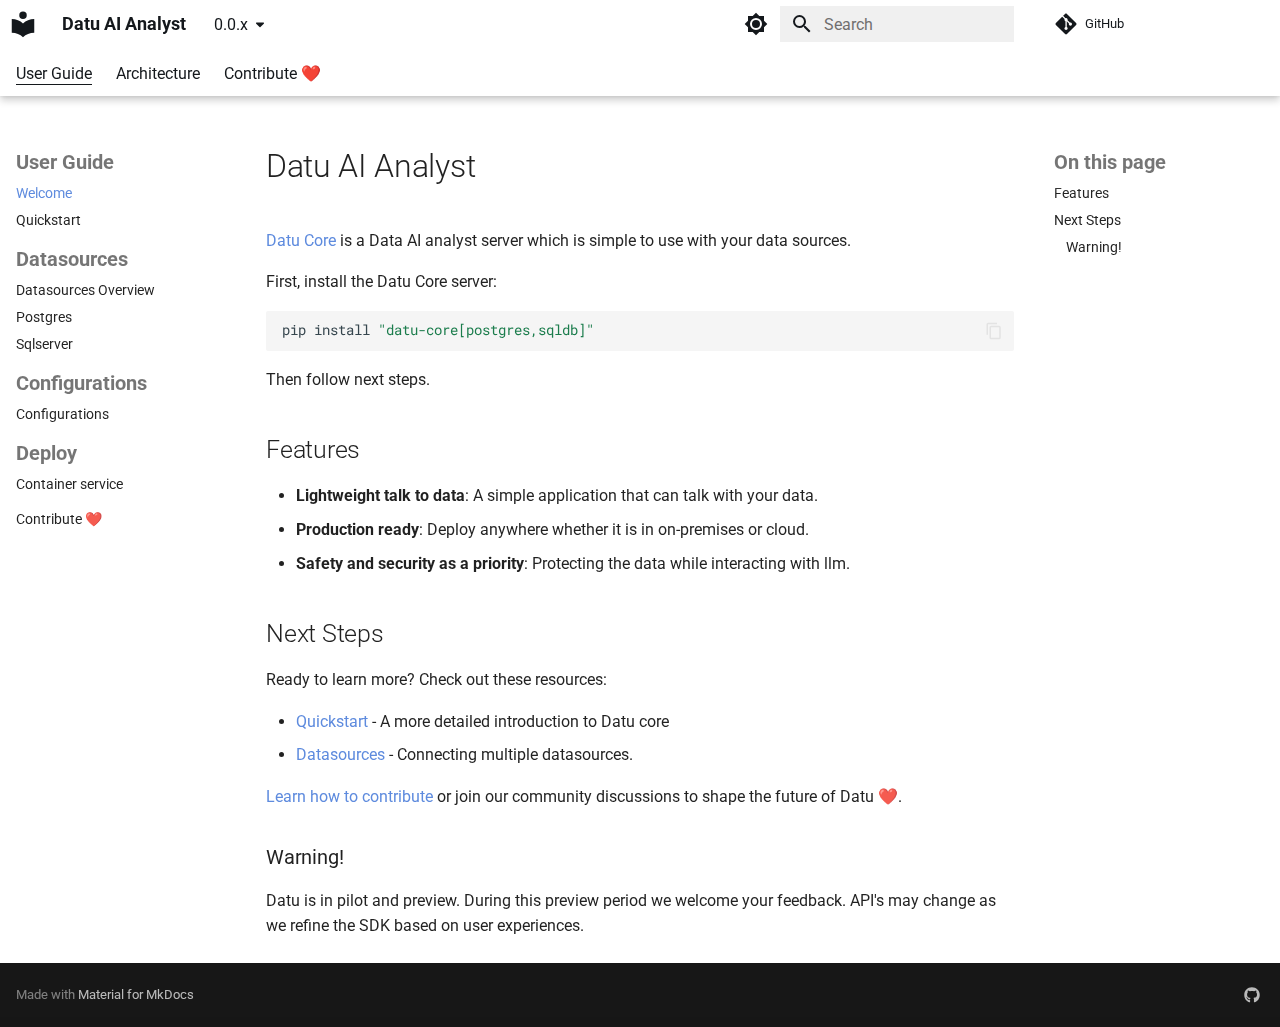
<file: index.html>
<!DOCTYPE html>
<html>
<head>
  <meta charset="utf-8">
  <title>Redirecting</title>
  <noscript>
    <meta http-equiv="refresh" content="1; url=0.0.x/" />
  </noscript>
  <script>
    window.location.replace(
      "0.0.x/" + window.location.search + window.location.hash
    );
  </script>
</head>
<body>
  Redirecting to <a href="0.0.x/">0.0.x/</a>...
</body>
</html>
</file>
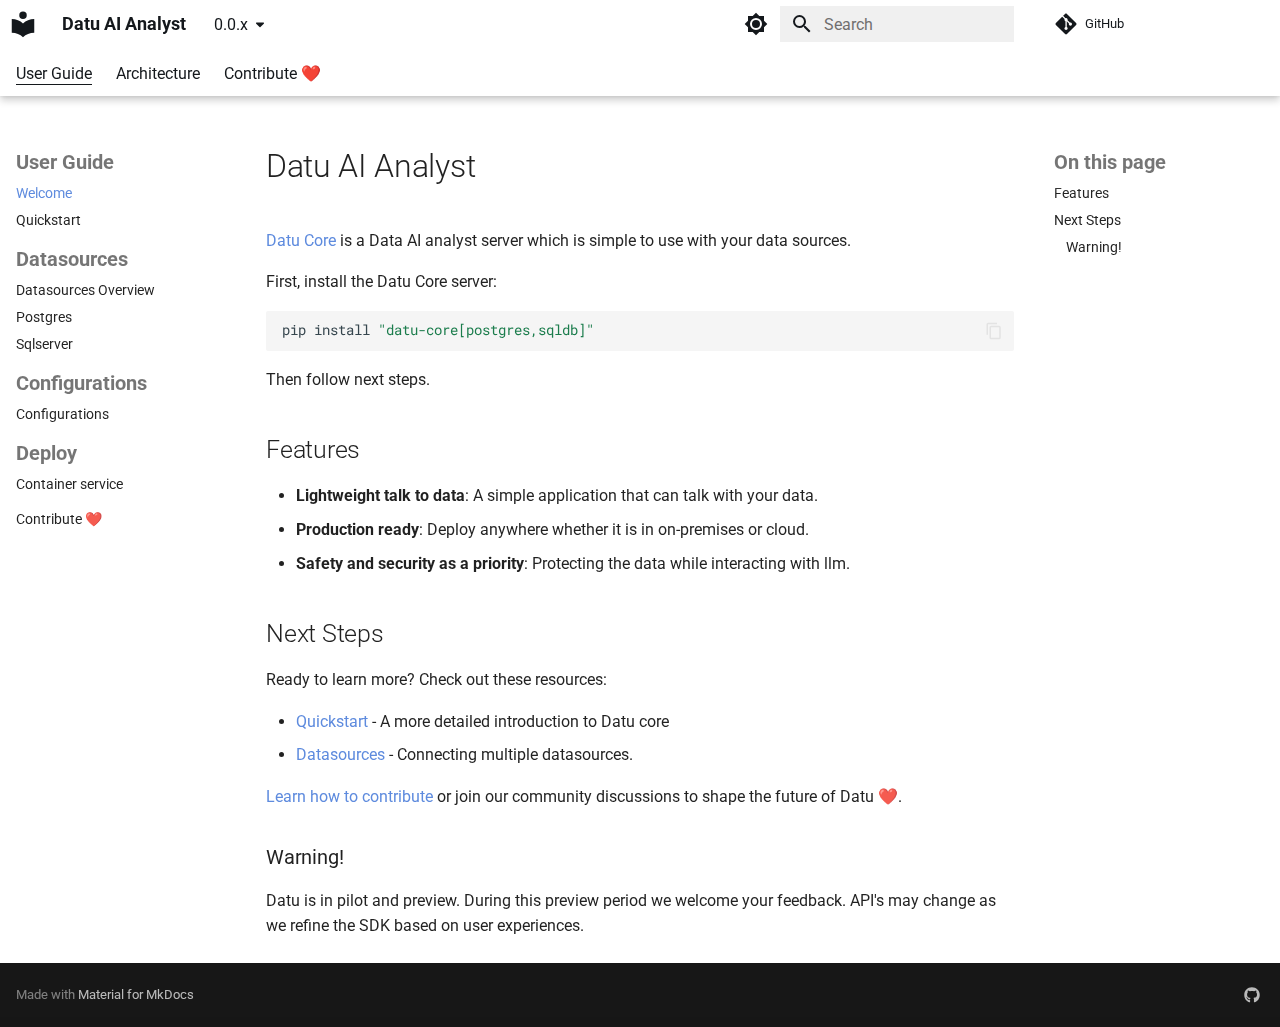
<file: 0.0.x/index.html>
<!doctype html>
<html lang="en" class="no-js">
  <head>
    
      <meta charset="utf-8">
      <meta name="viewport" content="width=device-width,initial-scale=1">
      
        <meta name="description" content="Datu AI Analyst is a Python SDK for building AI agents that can interact with data, perform analysis, and generate insights. It provides a framework for creating agents that can work with various data sources and tools, enabling developers to build intelligent applications that leverage AI capabilities.">
      
      
      
        <link rel="canonical" href="https://docs.datu.fi/latest/">
      
      
      
        <link rel="next" href="user-guide/quickstart/">
      
      
      <link rel="icon" href="assets/images/favicon.png">
      <meta name="generator" content="mkdocs-1.6.1, mkdocs-material-9.6.17">
    
    
      
        <title>Welcome - Datu AI Analyst</title>
      
    
    
      <link rel="stylesheet" href="assets/stylesheets/main.7e37652d.min.css">
      
        
        <link rel="stylesheet" href="assets/stylesheets/palette.06af60db.min.css">
      
      


    
    
      
    
    
      
        
        
        
        <link rel="stylesheet" href="assets/external/fonts.googleapis.com/css.49ea35f2.css">
        <style>:root{--md-text-font:"Roboto";--md-code-font:"Roboto Mono"}</style>
      
    
    
      <link rel="stylesheet" href="assets/_mkdocstrings.css">
    
      <link rel="stylesheet" href="stylesheets/extra.css">
    
    <script>__md_scope=new URL(".",location),__md_hash=e=>[...e].reduce(((e,_)=>(e<<5)-e+_.charCodeAt(0)),0),__md_get=(e,_=localStorage,t=__md_scope)=>JSON.parse(_.getItem(t.pathname+"."+e)),__md_set=(e,_,t=localStorage,a=__md_scope)=>{try{t.setItem(a.pathname+"."+e,JSON.stringify(_))}catch(e){}}</script>
    
      

    
    
    
  </head>
  
  
    
    
      
    
    
    
    
    <body dir="ltr" data-md-color-scheme="default" data-md-color-primary="custom" data-md-color-accent="indigo">
  
    
    <input class="md-toggle" data-md-toggle="drawer" type="checkbox" id="__drawer" autocomplete="off">
    <input class="md-toggle" data-md-toggle="search" type="checkbox" id="__search" autocomplete="off">
    <label class="md-overlay" for="__drawer"></label>
    <div data-md-component="skip">
      
        
        <a href="#datu-ai-analyst" class="md-skip">
          Skip to content
        </a>
      
    </div>
    <div data-md-component="announce">
      
    </div>
    
      <div data-md-color-scheme="default" data-md-component="outdated" hidden>
        
      </div>
    
    
      

  

<header class="md-header md-header--shadow md-header--lifted" data-md-component="header">
  <nav class="md-header__inner md-grid" aria-label="Header">
    <a href="." title="Datu AI Analyst" class="md-header__button md-logo" aria-label="Datu AI Analyst" data-md-component="logo">
      
  
  <svg xmlns="http://www.w3.org/2000/svg" viewBox="0 0 24 24"><path d="M12 8a3 3 0 0 0 3-3 3 3 0 0 0-3-3 3 3 0 0 0-3 3 3 3 0 0 0 3 3m0 3.54C9.64 9.35 6.5 8 3 8v11c3.5 0 6.64 1.35 9 3.54 2.36-2.19 5.5-3.54 9-3.54V8c-3.5 0-6.64 1.35-9 3.54"/></svg>

    </a>
    <label class="md-header__button md-icon" for="__drawer">
      
      <svg xmlns="http://www.w3.org/2000/svg" viewBox="0 0 24 24"><path d="M3 6h18v2H3zm0 5h18v2H3zm0 5h18v2H3z"/></svg>
    </label>
    <div class="md-header__title" data-md-component="header-title">
      <div class="md-header__ellipsis">
        <div class="md-header__topic">
          <span class="md-ellipsis">
            Datu AI Analyst
          </span>
        </div>
        <div class="md-header__topic" data-md-component="header-topic">
          <span class="md-ellipsis">
            
              Welcome
            
          </span>
        </div>
      </div>
    </div>
    
      
        <form class="md-header__option" data-md-component="palette">
  
    
    
    
    <input class="md-option" data-md-color-media="(prefers-color-scheme: light)" data-md-color-scheme="default" data-md-color-primary="custom" data-md-color-accent="indigo"  aria-label="Switch to dark mode"  type="radio" name="__palette" id="__palette_0">
    
      <label class="md-header__button md-icon" title="Switch to dark mode" for="__palette_1" hidden>
        <svg xmlns="http://www.w3.org/2000/svg" viewBox="0 0 24 24"><path d="M12 8a4 4 0 0 0-4 4 4 4 0 0 0 4 4 4 4 0 0 0 4-4 4 4 0 0 0-4-4m0 10a6 6 0 0 1-6-6 6 6 0 0 1 6-6 6 6 0 0 1 6 6 6 6 0 0 1-6 6m8-9.31V4h-4.69L12 .69 8.69 4H4v4.69L.69 12 4 15.31V20h4.69L12 23.31 15.31 20H20v-4.69L23.31 12z"/></svg>
      </label>
    
  
    
    
    
    <input class="md-option" data-md-color-media="(prefers-color-scheme: dark)" data-md-color-scheme="slate" data-md-color-primary="custom" data-md-color-accent="indigo"  aria-label="Switch to light mode"  type="radio" name="__palette" id="__palette_1">
    
      <label class="md-header__button md-icon" title="Switch to light mode" for="__palette_0" hidden>
        <svg xmlns="http://www.w3.org/2000/svg" viewBox="0 0 24 24"><path d="M12 18c-.89 0-1.74-.2-2.5-.55C11.56 16.5 13 14.42 13 12s-1.44-4.5-3.5-5.45C10.26 6.2 11.11 6 12 6a6 6 0 0 1 6 6 6 6 0 0 1-6 6m8-9.31V4h-4.69L12 .69 8.69 4H4v4.69L.69 12 4 15.31V20h4.69L12 23.31 15.31 20H20v-4.69L23.31 12z"/></svg>
      </label>
    
  
</form>
      
    
    
      <script>var palette=__md_get("__palette");if(palette&&palette.color){if("(prefers-color-scheme)"===palette.color.media){var media=matchMedia("(prefers-color-scheme: light)"),input=document.querySelector(media.matches?"[data-md-color-media='(prefers-color-scheme: light)']":"[data-md-color-media='(prefers-color-scheme: dark)']");palette.color.media=input.getAttribute("data-md-color-media"),palette.color.scheme=input.getAttribute("data-md-color-scheme"),palette.color.primary=input.getAttribute("data-md-color-primary"),palette.color.accent=input.getAttribute("data-md-color-accent")}for(var[key,value]of Object.entries(palette.color))document.body.setAttribute("data-md-color-"+key,value)}</script>
    
    
    
      
      
        <label class="md-header__button md-icon" for="__search">
          
          <svg xmlns="http://www.w3.org/2000/svg" viewBox="0 0 24 24"><path d="M9.5 3A6.5 6.5 0 0 1 16 9.5c0 1.61-.59 3.09-1.56 4.23l.27.27h.79l5 5-1.5 1.5-5-5v-.79l-.27-.27A6.52 6.52 0 0 1 9.5 16 6.5 6.5 0 0 1 3 9.5 6.5 6.5 0 0 1 9.5 3m0 2C7 5 5 7 5 9.5S7 14 9.5 14 14 12 14 9.5 12 5 9.5 5"/></svg>
        </label>
        <div class="md-search" data-md-component="search" role="dialog">
  <label class="md-search__overlay" for="__search"></label>
  <div class="md-search__inner" role="search">
    <form class="md-search__form" name="search">
      <input type="text" class="md-search__input" name="query" aria-label="Search" placeholder="Search" autocapitalize="off" autocorrect="off" autocomplete="off" spellcheck="false" data-md-component="search-query" required>
      <label class="md-search__icon md-icon" for="__search">
        
        <svg xmlns="http://www.w3.org/2000/svg" viewBox="0 0 24 24"><path d="M9.5 3A6.5 6.5 0 0 1 16 9.5c0 1.61-.59 3.09-1.56 4.23l.27.27h.79l5 5-1.5 1.5-5-5v-.79l-.27-.27A6.52 6.52 0 0 1 9.5 16 6.5 6.5 0 0 1 3 9.5 6.5 6.5 0 0 1 9.5 3m0 2C7 5 5 7 5 9.5S7 14 9.5 14 14 12 14 9.5 12 5 9.5 5"/></svg>
        
        <svg xmlns="http://www.w3.org/2000/svg" viewBox="0 0 24 24"><path d="M20 11v2H8l5.5 5.5-1.42 1.42L4.16 12l7.92-7.92L13.5 5.5 8 11z"/></svg>
      </label>
      <nav class="md-search__options" aria-label="Search">
        
        <button type="reset" class="md-search__icon md-icon" title="Clear" aria-label="Clear" tabindex="-1">
          
          <svg xmlns="http://www.w3.org/2000/svg" viewBox="0 0 24 24"><path d="M19 6.41 17.59 5 12 10.59 6.41 5 5 6.41 10.59 12 5 17.59 6.41 19 12 13.41 17.59 19 19 17.59 13.41 12z"/></svg>
        </button>
      </nav>
      
    </form>
    <div class="md-search__output">
      <div class="md-search__scrollwrap" tabindex="0" data-md-scrollfix>
        <div class="md-search-result" data-md-component="search-result">
          <div class="md-search-result__meta">
            Initializing search
          </div>
          <ol class="md-search-result__list" role="presentation"></ol>
        </div>
      </div>
    </div>
  </div>
</div>
      
    
    
      <div class="md-header__source">
        <a href="https://github.com/Datuanalytics/datu-core" title="Go to repository" class="md-source" data-md-component="source">
  <div class="md-source__icon md-icon">
    
    <svg xmlns="http://www.w3.org/2000/svg" viewBox="0 0 448 512"><!--! Font Awesome Free 7.0.0 by @fontawesome - https://fontawesome.com License - https://fontawesome.com/license/free (Icons: CC BY 4.0, Fonts: SIL OFL 1.1, Code: MIT License) Copyright 2025 Fonticons, Inc.--><path fill="currentColor" d="M439.6 236.1 244 40.5c-5.4-5.5-12.8-8.5-20.4-8.5s-15 3-20.4 8.4L162.5 81l51.5 51.5c27.1-9.1 52.7 16.8 43.4 43.7l49.7 49.7c34.2-11.8 61.2 31 35.5 56.7-26.5 26.5-70.2-2.9-56-37.3L240.3 199v121.9c25.3 12.5 22.3 41.8 9.1 55-6.4 6.4-15.2 10.1-24.3 10.1s-17.8-3.6-24.3-10.1c-17.6-17.6-11.1-46.9 11.2-56v-123c-20.8-8.5-24.6-30.7-18.6-45L142.6 101 8.5 235.1C3 240.6 0 247.9 0 255.5s3 15 8.5 20.4l195.6 195.7c5.4 5.4 12.7 8.4 20.4 8.4s15-3 20.4-8.4l194.7-194.7c5.4-5.4 8.4-12.8 8.4-20.4s-3-15-8.4-20.4"/></svg>
  </div>
  <div class="md-source__repository">
    GitHub
  </div>
</a>
      </div>
    
  </nav>
  
    
      
<nav class="md-tabs" aria-label="Tabs" data-md-component="tabs">
  <div class="md-grid">
    <ul class="md-tabs__list">
      
        
  
  
  
    
  
  
    
    
      <li class="md-tabs__item md-tabs__item--active">
        <a href="." class="md-tabs__link">
          
  
  
  User Guide

        </a>
      </li>
    
  

      
        
  
  
  
  
    
    
      <li class="md-tabs__item">
        <a href="architecture/" class="md-tabs__link">
          
  
  
  Architecture

        </a>
      </li>
    
  

      
        
  
  
  
  
    <li class="md-tabs__item">
      <a href="https://github.com/Datuanalytics/datu-core/blob/main/CONTRIBUTING.md" class="md-tabs__link">
        
  
  
    
  
  Contribute ❤️

      </a>
    </li>
  

      
    </ul>
  </div>
</nav>
    
  
</header>
    
    <div class="md-container" data-md-component="container">
      
      
        
      
      <main class="md-main" data-md-component="main">
        <div class="md-main__inner md-grid">
          
            
              
              <div class="md-sidebar md-sidebar--primary" data-md-component="sidebar" data-md-type="navigation" >
                <div class="md-sidebar__scrollwrap">
                  <div class="md-sidebar__inner">
                    


  


<nav class="md-nav md-nav--primary md-nav--lifted" aria-label="Navigation" data-md-level="0">
  <label class="md-nav__title" for="__drawer">
    <a href="." title="Datu AI Analyst" class="md-nav__button md-logo" aria-label="Datu AI Analyst" data-md-component="logo">
      
  
  <svg xmlns="http://www.w3.org/2000/svg" viewBox="0 0 24 24"><path d="M12 8a3 3 0 0 0 3-3 3 3 0 0 0-3-3 3 3 0 0 0-3 3 3 3 0 0 0 3 3m0 3.54C9.64 9.35 6.5 8 3 8v11c3.5 0 6.64 1.35 9 3.54 2.36-2.19 5.5-3.54 9-3.54V8c-3.5 0-6.64 1.35-9 3.54"/></svg>

    </a>
    Datu AI Analyst
  </label>
  
    <div class="md-nav__source">
      <a href="https://github.com/Datuanalytics/datu-core" title="Go to repository" class="md-source" data-md-component="source">
  <div class="md-source__icon md-icon">
    
    <svg xmlns="http://www.w3.org/2000/svg" viewBox="0 0 448 512"><!--! Font Awesome Free 7.0.0 by @fontawesome - https://fontawesome.com License - https://fontawesome.com/license/free (Icons: CC BY 4.0, Fonts: SIL OFL 1.1, Code: MIT License) Copyright 2025 Fonticons, Inc.--><path fill="currentColor" d="M439.6 236.1 244 40.5c-5.4-5.5-12.8-8.5-20.4-8.5s-15 3-20.4 8.4L162.5 81l51.5 51.5c27.1-9.1 52.7 16.8 43.4 43.7l49.7 49.7c34.2-11.8 61.2 31 35.5 56.7-26.5 26.5-70.2-2.9-56-37.3L240.3 199v121.9c25.3 12.5 22.3 41.8 9.1 55-6.4 6.4-15.2 10.1-24.3 10.1s-17.8-3.6-24.3-10.1c-17.6-17.6-11.1-46.9 11.2-56v-123c-20.8-8.5-24.6-30.7-18.6-45L142.6 101 8.5 235.1C3 240.6 0 247.9 0 255.5s3 15 8.5 20.4l195.6 195.7c5.4 5.4 12.7 8.4 20.4 8.4s15-3 20.4-8.4l194.7-194.7c5.4-5.4 8.4-12.8 8.4-20.4s-3-15-8.4-20.4"/></svg>
  </div>
  <div class="md-source__repository">
    GitHub
  </div>
</a>
    </div>
  
  <ul class="md-nav__list" data-md-scrollfix>
    
      
      
  
  
    
  
  
  
    
    
    
    
      
        
        
      
      
        
      
    
    
    <li class="md-nav__item md-nav__item--active md-nav__item--section md-nav__item--nested">
      
        
        
        <input class="md-nav__toggle md-toggle " type="checkbox" id="__nav_1" checked>
        
          
          <label class="md-nav__link" for="__nav_1" id="__nav_1_label" tabindex="">
            
  
  
  <span class="md-ellipsis">
    User Guide
    
  </span>
  

            <span class="md-nav__icon md-icon"></span>
          </label>
        
        <nav class="md-nav" data-md-level="1" aria-labelledby="__nav_1_label" aria-expanded="true">
          <label class="md-nav__title" for="__nav_1">
            <span class="md-nav__icon md-icon"></span>
            User Guide
          </label>
          <ul class="md-nav__list" data-md-scrollfix>
            
              
                
  
  
    
  
  
  
    <li class="md-nav__item md-nav__item--active">
      
      <input class="md-nav__toggle md-toggle" type="checkbox" id="__toc">
      
      
        
      
      
        <label class="md-nav__link md-nav__link--active" for="__toc">
          
  
  
  <span class="md-ellipsis">
    Welcome
    
  </span>
  

          <span class="md-nav__icon md-icon"></span>
        </label>
      
      <a href="." class="md-nav__link md-nav__link--active">
        
  
  
  <span class="md-ellipsis">
    Welcome
    
  </span>
  

      </a>
      
        

  

<nav class="md-nav md-nav--secondary" aria-label="On this page">
  
  
  
    
  
  
    <label class="md-nav__title" for="__toc">
      <span class="md-nav__icon md-icon"></span>
      On this page
    </label>
    <ul class="md-nav__list" data-md-component="toc" data-md-scrollfix>
      
        <li class="md-nav__item">
  <a href="#features" class="md-nav__link">
    <span class="md-ellipsis">
      Features
    </span>
  </a>
  
</li>
      
        <li class="md-nav__item">
  <a href="#next-steps" class="md-nav__link">
    <span class="md-ellipsis">
      Next Steps
    </span>
  </a>
  
    <nav class="md-nav" aria-label="Next Steps">
      <ul class="md-nav__list">
        
          <li class="md-nav__item">
  <a href="#warning" class="md-nav__link">
    <span class="md-ellipsis">
      Warning!
    </span>
  </a>
  
</li>
        
      </ul>
    </nav>
  
</li>
      
    </ul>
  
</nav>
      
    </li>
  

              
            
              
                
  
  
  
  
    <li class="md-nav__item">
      <a href="user-guide/quickstart/" class="md-nav__link">
        
  
  
  <span class="md-ellipsis">
    Quickstart
    
  </span>
  

      </a>
    </li>
  

              
            
              
                
  
  
  
  
    
    
    
    
      
      
        
          
          
        
      
    
    
    <li class="md-nav__item md-nav__item--section md-nav__item--nested">
      
        
        
        <input class="md-nav__toggle md-toggle " type="checkbox" id="__nav_1_3" >
        
          
          <label class="md-nav__link" for="__nav_1_3" id="__nav_1_3_label" tabindex="">
            
  
  
  <span class="md-ellipsis">
    Datasources
    
  </span>
  

            <span class="md-nav__icon md-icon"></span>
          </label>
        
        <nav class="md-nav" data-md-level="2" aria-labelledby="__nav_1_3_label" aria-expanded="false">
          <label class="md-nav__title" for="__nav_1_3">
            <span class="md-nav__icon md-icon"></span>
            Datasources
          </label>
          <ul class="md-nav__list" data-md-scrollfix>
            
              
                
  
  
  
  
    <li class="md-nav__item">
      <a href="user-guide/datasources/datasources/" class="md-nav__link">
        
  
  
  <span class="md-ellipsis">
    Datasources Overview
    
  </span>
  

      </a>
    </li>
  

              
            
              
                
  
  
  
  
    <li class="md-nav__item">
      <a href="user-guide/datasources/postgres/" class="md-nav__link">
        
  
  
  <span class="md-ellipsis">
    Postgres
    
  </span>
  

      </a>
    </li>
  

              
            
              
                
  
  
  
  
    <li class="md-nav__item">
      <a href="user-guide/datasources/sqlserver/" class="md-nav__link">
        
  
  
  <span class="md-ellipsis">
    Sqlserver
    
  </span>
  

      </a>
    </li>
  

              
            
          </ul>
        </nav>
      
    </li>
  

              
            
              
                
  
  
  
  
    
    
    
    
      
      
        
          
          
        
      
    
    
    <li class="md-nav__item md-nav__item--section md-nav__item--nested">
      
        
        
        <input class="md-nav__toggle md-toggle " type="checkbox" id="__nav_1_4" >
        
          
          <label class="md-nav__link" for="__nav_1_4" id="__nav_1_4_label" tabindex="">
            
  
  
  <span class="md-ellipsis">
    Configurations
    
  </span>
  

            <span class="md-nav__icon md-icon"></span>
          </label>
        
        <nav class="md-nav" data-md-level="2" aria-labelledby="__nav_1_4_label" aria-expanded="false">
          <label class="md-nav__title" for="__nav_1_4">
            <span class="md-nav__icon md-icon"></span>
            Configurations
          </label>
          <ul class="md-nav__list" data-md-scrollfix>
            
              
                
  
  
  
  
    <li class="md-nav__item">
      <a href="user-guide/configurations/" class="md-nav__link">
        
  
  
  <span class="md-ellipsis">
    Configurations
    
  </span>
  

      </a>
    </li>
  

              
            
          </ul>
        </nav>
      
    </li>
  

              
            
              
                
  
  
  
  
    
    
    
    
      
      
        
          
          
        
      
    
    
    <li class="md-nav__item md-nav__item--section md-nav__item--nested">
      
        
        
        <input class="md-nav__toggle md-toggle " type="checkbox" id="__nav_1_5" >
        
          
          <label class="md-nav__link" for="__nav_1_5" id="__nav_1_5_label" tabindex="">
            
  
  
  <span class="md-ellipsis">
    Deploy
    
  </span>
  

            <span class="md-nav__icon md-icon"></span>
          </label>
        
        <nav class="md-nav" data-md-level="2" aria-labelledby="__nav_1_5_label" aria-expanded="false">
          <label class="md-nav__title" for="__nav_1_5">
            <span class="md-nav__icon md-icon"></span>
            Deploy
          </label>
          <ul class="md-nav__list" data-md-scrollfix>
            
              
                
  
  
  
  
    <li class="md-nav__item">
      <a href="user-guide/deploy/deploy_as_container_service/" class="md-nav__link">
        
  
  
  <span class="md-ellipsis">
    Container service
    
  </span>
  

      </a>
    </li>
  

              
            
          </ul>
        </nav>
      
    </li>
  

              
            
              
                
  
  
  
  
    <li class="md-nav__item">
      <a href="https://github.com/Datuanalytics/datu-core/blob/main/CONTRIBUTING.md" class="md-nav__link">
        
  
  
  <span class="md-ellipsis">
    Contribute ❤️
    
  </span>
  

      </a>
    </li>
  

              
            
          </ul>
        </nav>
      
    </li>
  

    
      
      
  
  
  
  
    
    
    
    
      
      
        
      
    
    
    <li class="md-nav__item md-nav__item--nested">
      
        
        
        <input class="md-nav__toggle md-toggle " type="checkbox" id="__nav_2" >
        
          
          <label class="md-nav__link" for="__nav_2" id="__nav_2_label" tabindex="0">
            
  
  
  <span class="md-ellipsis">
    Architecture
    
  </span>
  

            <span class="md-nav__icon md-icon"></span>
          </label>
        
        <nav class="md-nav" data-md-level="1" aria-labelledby="__nav_2_label" aria-expanded="false">
          <label class="md-nav__title" for="__nav_2">
            <span class="md-nav__icon md-icon"></span>
            Architecture
          </label>
          <ul class="md-nav__list" data-md-scrollfix>
            
              
                
  
  
  
  
    <li class="md-nav__item">
      <a href="architecture/" class="md-nav__link">
        
  
  
  <span class="md-ellipsis">
    Overview
    
  </span>
  

      </a>
    </li>
  

              
            
          </ul>
        </nav>
      
    </li>
  

    
      
      
  
  
  
  
    <li class="md-nav__item">
      <a href="https://github.com/Datuanalytics/datu-core/blob/main/CONTRIBUTING.md" class="md-nav__link">
        
  
  
  <span class="md-ellipsis">
    Contribute ❤️
    
  </span>
  

      </a>
    </li>
  

    
  </ul>
</nav>
                  </div>
                </div>
              </div>
            
            
              
              <div class="md-sidebar md-sidebar--secondary" data-md-component="sidebar" data-md-type="toc" >
                <div class="md-sidebar__scrollwrap">
                  <div class="md-sidebar__inner">
                    

  

<nav class="md-nav md-nav--secondary" aria-label="On this page">
  
  
  
    
  
  
    <label class="md-nav__title" for="__toc">
      <span class="md-nav__icon md-icon"></span>
      On this page
    </label>
    <ul class="md-nav__list" data-md-component="toc" data-md-scrollfix>
      
        <li class="md-nav__item">
  <a href="#features" class="md-nav__link">
    <span class="md-ellipsis">
      Features
    </span>
  </a>
  
</li>
      
        <li class="md-nav__item">
  <a href="#next-steps" class="md-nav__link">
    <span class="md-ellipsis">
      Next Steps
    </span>
  </a>
  
    <nav class="md-nav" aria-label="Next Steps">
      <ul class="md-nav__list">
        
          <li class="md-nav__item">
  <a href="#warning" class="md-nav__link">
    <span class="md-ellipsis">
      Warning!
    </span>
  </a>
  
</li>
        
      </ul>
    </nav>
  
</li>
      
    </ul>
  
</nav>
                  </div>
                </div>
              </div>
            
          
          
            <div class="md-content" data-md-component="content">
              <article class="md-content__inner md-typeset">
                
                  


  
  


<h1 id="datu-ai-analyst">Datu AI Analyst<a class="headerlink" href="#datu-ai-analyst" title="Permanent link">&para;</a></h1>
<p><a href="https://github.com/Datuanalytics/datu-core">Datu Core</a> is a Data AI analyst server which is simple to use with your data sources.</p>
<p>First, install the Datu Core server:</p>
<div class="highlight"><pre><span></span><code>pip<span class="w"> </span>install<span class="w"> </span><span class="s2">&quot;datu-core[postgres,sqldb]&quot;</span>
</code></pre></div>
<p>Then follow next steps.</p>
<h2 id="features">Features<a class="headerlink" href="#features" title="Permanent link">&para;</a></h2>
<ul>
<li><strong>Lightweight talk to data</strong>: A simple application that can talk with your data.</li>
<li><strong>Production ready</strong>: Deploy anywhere whether it is in on-premises or cloud.</li>
<li><strong>Safety and security as a priority</strong>: Protecting the data while interacting with llm.</li>
</ul>
<h2 id="next-steps">Next Steps<a class="headerlink" href="#next-steps" title="Permanent link">&para;</a></h2>
<p>Ready to learn more? Check out these resources:</p>
<ul>
<li><a href="user-guide/quickstart/">Quickstart</a> - A more detailed introduction to Datu core</li>
<li><a href="user-guide/datasources/datasources/">Datasources</a> - Connecting multiple datasources.</li>
</ul>
<p><a href="https://github.com/Datuanalytics/datu-core/blob/main/CONTRIBUTING.md">Learn how to contribute</a> or join our community discussions to shape the future of Datu ❤️.</p>
<h3 id="warning">Warning!<a class="headerlink" href="#warning" title="Permanent link">&para;</a></h3>
<p>Datu is in pilot and preview. During this preview period we welcome your feedback. API's may change as we refine the SDK based on user experiences.</p>












                
              </article>
            </div>
          
          
<script>var target=document.getElementById(location.hash.slice(1));target&&target.name&&(target.checked=target.name.startsWith("__tabbed_"))</script>
        </div>
        
          <button type="button" class="md-top md-icon" data-md-component="top" hidden>
  
  <svg xmlns="http://www.w3.org/2000/svg" viewBox="0 0 24 24"><path d="M13 20h-2V8l-5.5 5.5-1.42-1.42L12 4.16l7.92 7.92-1.42 1.42L13 8z"/></svg>
  Back to top
</button>
        
      </main>
      
        <footer class="md-footer">
  
  <div class="md-footer-meta md-typeset">
    <div class="md-footer-meta__inner md-grid">
      <div class="md-copyright">
  
  
    Made with
    <a href="https://squidfunk.github.io/mkdocs-material/" target="_blank" rel="noopener">
      Material for MkDocs
    </a>
  
</div>
      
        <div class="md-social">
  
    
    
    
    
    <a href="" target="_blank" rel="noopener" title="" class="md-social__link">
      <svg xmlns="http://www.w3.org/2000/svg" viewBox="0 0 512 512"><!--! Font Awesome Free 7.0.0 by @fontawesome - https://fontawesome.com License - https://fontawesome.com/license/free (Icons: CC BY 4.0, Fonts: SIL OFL 1.1, Code: MIT License) Copyright 2025 Fonticons, Inc.--><path fill="currentColor" d="M173.9 397.4c0 2-2.3 3.6-5.2 3.6-3.3.3-5.6-1.3-5.6-3.6 0-2 2.3-3.6 5.2-3.6 3-.3 5.6 1.3 5.6 3.6m-31.1-4.5c-.7 2 1.3 4.3 4.3 4.9 2.6 1 5.6 0 6.2-2s-1.3-4.3-4.3-5.2c-2.6-.7-5.5.3-6.2 2.3m44.2-1.7c-2.9.7-4.9 2.6-4.6 4.9.3 2 2.9 3.3 5.9 2.6 2.9-.7 4.9-2.6 4.6-4.6-.3-1.9-3-3.2-5.9-2.9M252.8 8C114.1 8 8 113.3 8 252c0 110.9 69.8 205.8 169.5 239.2 12.8 2.3 17.3-5.6 17.3-12.1 0-6.2-.3-40.4-.3-61.4 0 0-70 15-84.7-29.8 0 0-11.4-29.1-27.8-36.6 0 0-22.9-15.7 1.6-15.4 0 0 24.9 2 38.6 25.8 21.9 38.6 58.6 27.5 72.9 20.9 2.3-16 8.8-27.1 16-33.7-55.9-6.2-112.3-14.3-112.3-110.5 0-27.5 7.6-41.3 23.6-58.9-2.6-6.5-11.1-33.3 2.6-67.9 20.9-6.5 69 27 69 27 20-5.6 41.5-8.5 62.8-8.5s42.8 2.9 62.8 8.5c0 0 48.1-33.6 69-27 13.7 34.7 5.2 61.4 2.6 67.9 16 17.7 25.8 31.5 25.8 58.9 0 96.5-58.9 104.2-114.8 110.5 9.2 7.9 17 22.9 17 46.4 0 33.7-.3 75.4-.3 83.6 0 6.5 4.6 14.4 17.3 12.1C436.2 457.8 504 362.9 504 252 504 113.3 391.5 8 252.8 8M105.2 352.9c-1.3 1-1 3.3.7 5.2 1.6 1.6 3.9 2.3 5.2 1 1.3-1 1-3.3-.7-5.2-1.6-1.6-3.9-2.3-5.2-1m-10.8-8.1c-.7 1.3.3 2.9 2.3 3.9 1.6 1 3.6.7 4.3-.7.7-1.3-.3-2.9-2.3-3.9-2-.6-3.6-.3-4.3.7m32.4 35.6c-1.6 1.3-1 4.3 1.3 6.2 2.3 2.3 5.2 2.6 6.5 1 1.3-1.3.7-4.3-1.3-6.2-2.2-2.3-5.2-2.6-6.5-1m-11.4-14.7c-1.6 1-1.6 3.6 0 5.9s4.3 3.3 5.6 2.3c1.6-1.3 1.6-3.9 0-6.2-1.4-2.3-4-3.3-5.6-2"/></svg>
    </a>
  
</div>
      
    </div>
  </div>
</footer>
      
    </div>
    <div class="md-dialog" data-md-component="dialog">
      <div class="md-dialog__inner md-typeset"></div>
    </div>
    
      <div class="md-progress" data-md-component="progress" role="progressbar"></div>
    
    
    
      
      <script id="__config" type="application/json">{"base": ".", "features": ["content.code.copy", "content.code.select", "navigation.instant", "navigation.instant.prefetch", "navigation.instant.progress", "navigation.tabs", "navigation.tabs.sticky", "navigation.sections", "navigation.top", "search.highlight", "content.code.copy"], "search": "assets/javascripts/workers/search.973d3a69.min.js", "tags": null, "translations": {"clipboard.copied": "Copied to clipboard", "clipboard.copy": "Copy to clipboard", "search.result.more.one": "1 more on this page", "search.result.more.other": "# more on this page", "search.result.none": "No matching documents", "search.result.one": "1 matching document", "search.result.other": "# matching documents", "search.result.placeholder": "Type to start searching", "search.result.term.missing": "Missing", "select.version": "Select version"}, "version": {"provider": "mike"}}</script>
    
    
      <script src="assets/javascripts/bundle.92b07e13.min.js"></script>
      
    
  </body>
</html>
</file>
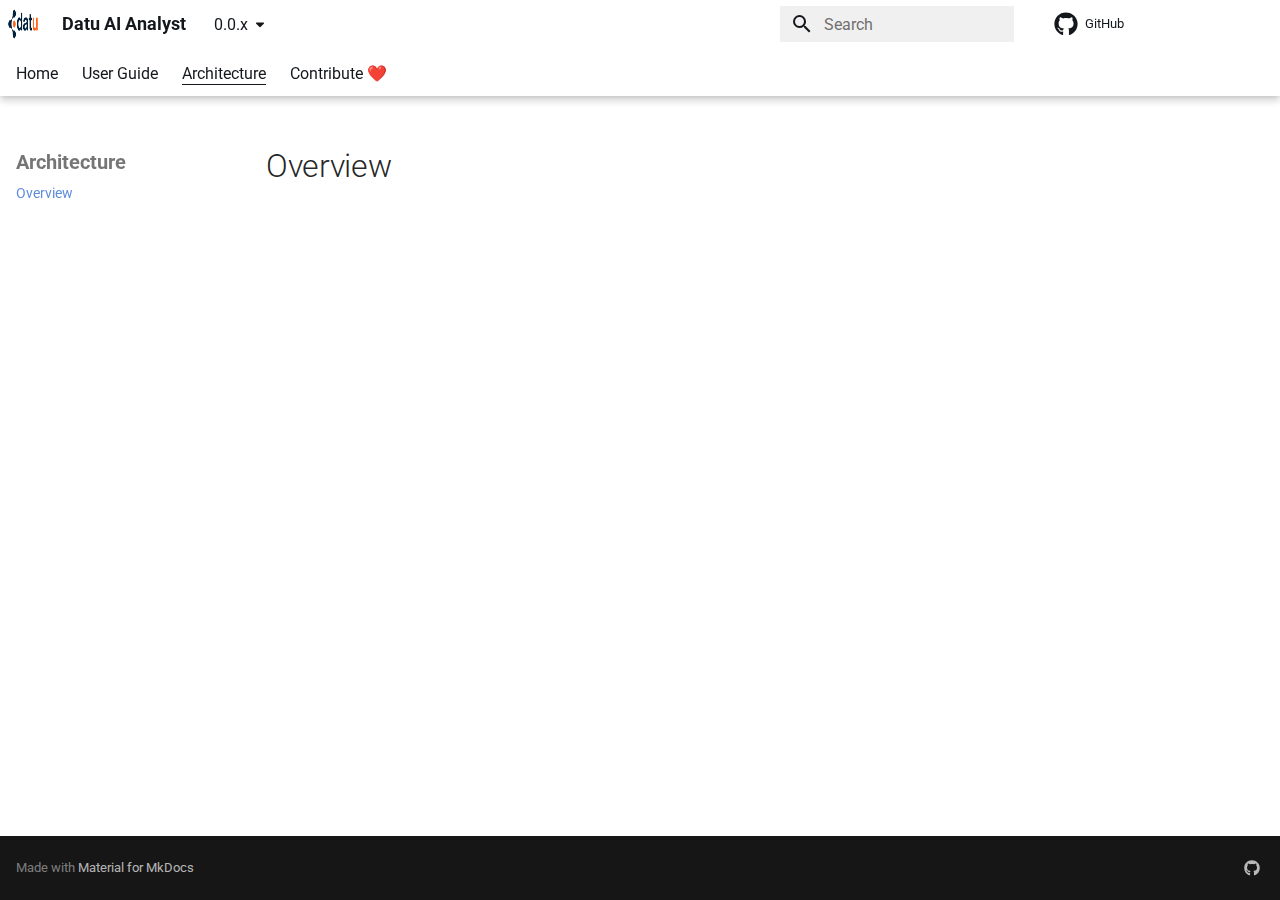
<file: 0.0.x/architecture/index.html>
<!doctype html>
<html lang="en" class="no-js">
  <head>
    
      <meta charset="utf-8">
      <meta name="viewport" content="width=device-width,initial-scale=1">
      
        <meta name="description" content="Datu AI Analyst is a Python SDK for building AI agents that can interact with data, perform analysis, and generate insights. It provides a framework for creating agents that can work with various data sources and tools, enabling developers to build intelligent applications that leverage AI capabilities.">
      
      
        <meta name="author" content="Datuanalytics">
      
      
        <link rel="canonical" href="https://docs.datu.fi/latest/architecture/">
      
      
        <link rel="prev" href="../user-guide/deploy/deploy_as_container_service/">
      
      
      
      <link rel="icon" href="../assets/favicon.ico">
      <meta name="generator" content="mkdocs-1.6.1, mkdocs-material-9.6.17">
    
    
      
        <title>Overview - Datu AI Analyst</title>
      
    
    
      <link rel="stylesheet" href="../assets/stylesheets/main.7e37652d.min.css">
      
      


    
    
      
    
    
      
        
        
        
        <link rel="stylesheet" href="../assets/external/fonts.googleapis.com/css.49ea35f2.css">
        <style>:root{--md-text-font:"Roboto";--md-code-font:"Roboto Mono"}</style>
      
    
    
      <link rel="stylesheet" href="../assets/_mkdocstrings.css">
    
      <link rel="stylesheet" href="../stylesheets/extra.css">
    
    <script>__md_scope=new URL("..",location),__md_hash=e=>[...e].reduce(((e,_)=>(e<<5)-e+_.charCodeAt(0)),0),__md_get=(e,_=localStorage,t=__md_scope)=>JSON.parse(_.getItem(t.pathname+"."+e)),__md_set=(e,_,t=localStorage,a=__md_scope)=>{try{t.setItem(a.pathname+"."+e,JSON.stringify(_))}catch(e){}}</script>
    
      

    
    
    
  </head>
  
  
    <body dir="ltr">
  
    
    <input class="md-toggle" data-md-toggle="drawer" type="checkbox" id="__drawer" autocomplete="off">
    <input class="md-toggle" data-md-toggle="search" type="checkbox" id="__search" autocomplete="off">
    <label class="md-overlay" for="__drawer"></label>
    <div data-md-component="skip">
      
    </div>
    <div data-md-component="announce">
      
    </div>
    
      <div data-md-color-scheme="default" data-md-component="outdated" hidden>
        
      </div>
    
    
      

  

<header class="md-header md-header--shadow md-header--lifted" data-md-component="header">
  <nav class="md-header__inner md-grid" aria-label="Header">
    <a href=".." title="Datu AI Analyst" class="md-header__button md-logo" aria-label="Datu AI Analyst" data-md-component="logo">
      
  <img src="../assets/datusignature.png" alt="logo">

    </a>
    <label class="md-header__button md-icon" for="__drawer">
      
      <svg xmlns="http://www.w3.org/2000/svg" viewBox="0 0 24 24"><path d="M3 6h18v2H3zm0 5h18v2H3zm0 5h18v2H3z"/></svg>
    </label>
    <div class="md-header__title" data-md-component="header-title">
      <div class="md-header__ellipsis">
        <div class="md-header__topic">
          <span class="md-ellipsis">
            Datu AI Analyst
          </span>
        </div>
        <div class="md-header__topic" data-md-component="header-topic">
          <span class="md-ellipsis">
            
              Overview
            
          </span>
        </div>
      </div>
    </div>
    
    
      <script>var palette=__md_get("__palette");if(palette&&palette.color){if("(prefers-color-scheme)"===palette.color.media){var media=matchMedia("(prefers-color-scheme: light)"),input=document.querySelector(media.matches?"[data-md-color-media='(prefers-color-scheme: light)']":"[data-md-color-media='(prefers-color-scheme: dark)']");palette.color.media=input.getAttribute("data-md-color-media"),palette.color.scheme=input.getAttribute("data-md-color-scheme"),palette.color.primary=input.getAttribute("data-md-color-primary"),palette.color.accent=input.getAttribute("data-md-color-accent")}for(var[key,value]of Object.entries(palette.color))document.body.setAttribute("data-md-color-"+key,value)}</script>
    
    
    
      
      
        <label class="md-header__button md-icon" for="__search">
          
          <svg xmlns="http://www.w3.org/2000/svg" viewBox="0 0 24 24"><path d="M9.5 3A6.5 6.5 0 0 1 16 9.5c0 1.61-.59 3.09-1.56 4.23l.27.27h.79l5 5-1.5 1.5-5-5v-.79l-.27-.27A6.52 6.52 0 0 1 9.5 16 6.5 6.5 0 0 1 3 9.5 6.5 6.5 0 0 1 9.5 3m0 2C7 5 5 7 5 9.5S7 14 9.5 14 14 12 14 9.5 12 5 9.5 5"/></svg>
        </label>
        <div class="md-search" data-md-component="search" role="dialog">
  <label class="md-search__overlay" for="__search"></label>
  <div class="md-search__inner" role="search">
    <form class="md-search__form" name="search">
      <input type="text" class="md-search__input" name="query" aria-label="Search" placeholder="Search" autocapitalize="off" autocorrect="off" autocomplete="off" spellcheck="false" data-md-component="search-query" required>
      <label class="md-search__icon md-icon" for="__search">
        
        <svg xmlns="http://www.w3.org/2000/svg" viewBox="0 0 24 24"><path d="M9.5 3A6.5 6.5 0 0 1 16 9.5c0 1.61-.59 3.09-1.56 4.23l.27.27h.79l5 5-1.5 1.5-5-5v-.79l-.27-.27A6.52 6.52 0 0 1 9.5 16 6.5 6.5 0 0 1 3 9.5 6.5 6.5 0 0 1 9.5 3m0 2C7 5 5 7 5 9.5S7 14 9.5 14 14 12 14 9.5 12 5 9.5 5"/></svg>
        
        <svg xmlns="http://www.w3.org/2000/svg" viewBox="0 0 24 24"><path d="M20 11v2H8l5.5 5.5-1.42 1.42L4.16 12l7.92-7.92L13.5 5.5 8 11z"/></svg>
      </label>
      <nav class="md-search__options" aria-label="Search">
        
        <button type="reset" class="md-search__icon md-icon" title="Clear" aria-label="Clear" tabindex="-1">
          
          <svg xmlns="http://www.w3.org/2000/svg" viewBox="0 0 24 24"><path d="M19 6.41 17.59 5 12 10.59 6.41 5 5 6.41 10.59 12 5 17.59 6.41 19 12 13.41 17.59 19 19 17.59 13.41 12z"/></svg>
        </button>
      </nav>
      
    </form>
    <div class="md-search__output">
      <div class="md-search__scrollwrap" tabindex="0" data-md-scrollfix>
        <div class="md-search-result" data-md-component="search-result">
          <div class="md-search-result__meta">
            Initializing search
          </div>
          <ol class="md-search-result__list" role="presentation"></ol>
        </div>
      </div>
    </div>
  </div>
</div>
      
    
    
      <div class="md-header__source">
        <a href="https://github.com/Datuanalytics/datu-core" title="Go to repository" class="md-source" data-md-component="source">
  <div class="md-source__icon md-icon">
    
    <svg xmlns="http://www.w3.org/2000/svg" viewBox="0 0 512 512"><!--! Font Awesome Free 7.0.0 by @fontawesome - https://fontawesome.com License - https://fontawesome.com/license/free (Icons: CC BY 4.0, Fonts: SIL OFL 1.1, Code: MIT License) Copyright 2025 Fonticons, Inc.--><path fill="currentColor" d="M173.9 397.4c0 2-2.3 3.6-5.2 3.6-3.3.3-5.6-1.3-5.6-3.6 0-2 2.3-3.6 5.2-3.6 3-.3 5.6 1.3 5.6 3.6m-31.1-4.5c-.7 2 1.3 4.3 4.3 4.9 2.6 1 5.6 0 6.2-2s-1.3-4.3-4.3-5.2c-2.6-.7-5.5.3-6.2 2.3m44.2-1.7c-2.9.7-4.9 2.6-4.6 4.9.3 2 2.9 3.3 5.9 2.6 2.9-.7 4.9-2.6 4.6-4.6-.3-1.9-3-3.2-5.9-2.9M252.8 8C114.1 8 8 113.3 8 252c0 110.9 69.8 205.8 169.5 239.2 12.8 2.3 17.3-5.6 17.3-12.1 0-6.2-.3-40.4-.3-61.4 0 0-70 15-84.7-29.8 0 0-11.4-29.1-27.8-36.6 0 0-22.9-15.7 1.6-15.4 0 0 24.9 2 38.6 25.8 21.9 38.6 58.6 27.5 72.9 20.9 2.3-16 8.8-27.1 16-33.7-55.9-6.2-112.3-14.3-112.3-110.5 0-27.5 7.6-41.3 23.6-58.9-2.6-6.5-11.1-33.3 2.6-67.9 20.9-6.5 69 27 69 27 20-5.6 41.5-8.5 62.8-8.5s42.8 2.9 62.8 8.5c0 0 48.1-33.6 69-27 13.7 34.7 5.2 61.4 2.6 67.9 16 17.7 25.8 31.5 25.8 58.9 0 96.5-58.9 104.2-114.8 110.5 9.2 7.9 17 22.9 17 46.4 0 33.7-.3 75.4-.3 83.6 0 6.5 4.6 14.4 17.3 12.1C436.2 457.8 504 362.9 504 252 504 113.3 391.5 8 252.8 8M105.2 352.9c-1.3 1-1 3.3.7 5.2 1.6 1.6 3.9 2.3 5.2 1 1.3-1 1-3.3-.7-5.2-1.6-1.6-3.9-2.3-5.2-1m-10.8-8.1c-.7 1.3.3 2.9 2.3 3.9 1.6 1 3.6.7 4.3-.7.7-1.3-.3-2.9-2.3-3.9-2-.6-3.6-.3-4.3.7m32.4 35.6c-1.6 1.3-1 4.3 1.3 6.2 2.3 2.3 5.2 2.6 6.5 1 1.3-1.3.7-4.3-1.3-6.2-2.2-2.3-5.2-2.6-6.5-1m-11.4-14.7c-1.6 1-1.6 3.6 0 5.9s4.3 3.3 5.6 2.3c1.6-1.3 1.6-3.9 0-6.2-1.4-2.3-4-3.3-5.6-2"/></svg>
  </div>
  <div class="md-source__repository">
    GitHub
  </div>
</a>
      </div>
    
  </nav>
  
    
      
<nav class="md-tabs" aria-label="Tabs" data-md-component="tabs">
  <div class="md-grid">
    <ul class="md-tabs__list">
      
        
  
  
  
  
    <li class="md-tabs__item">
      <a href=".." class="md-tabs__link">
        
  
  
    
  
  Home

      </a>
    </li>
  

      
        
  
  
  
  
    
    
      <li class="md-tabs__item">
        <a href="../user-guide/" class="md-tabs__link">
          
  
  
  User Guide

        </a>
      </li>
    
  

      
        
  
  
  
    
  
  
    
    
      <li class="md-tabs__item md-tabs__item--active">
        <a href="./" class="md-tabs__link">
          
  
  
  Architecture

        </a>
      </li>
    
  

      
        
  
  
  
  
    <li class="md-tabs__item">
      <a href="https://github.com/Datuanalytics/datu-core/blob/main/CONTRIBUTING.md" class="md-tabs__link">
        
  
  
    
  
  Contribute ❤️

      </a>
    </li>
  

      
    </ul>
  </div>
</nav>
    
  
</header>
    
    <div class="md-container" data-md-component="container">
      
      
        
      
      <main class="md-main" data-md-component="main">
        <div class="md-main__inner md-grid">
          
            
              
              <div class="md-sidebar md-sidebar--primary" data-md-component="sidebar" data-md-type="navigation" >
                <div class="md-sidebar__scrollwrap">
                  <div class="md-sidebar__inner">
                    


  


<nav class="md-nav md-nav--primary md-nav--lifted" aria-label="Navigation" data-md-level="0">
  <label class="md-nav__title" for="__drawer">
    <a href=".." title="Datu AI Analyst" class="md-nav__button md-logo" aria-label="Datu AI Analyst" data-md-component="logo">
      
  <img src="../assets/datusignature.png" alt="logo">

    </a>
    Datu AI Analyst
  </label>
  
    <div class="md-nav__source">
      <a href="https://github.com/Datuanalytics/datu-core" title="Go to repository" class="md-source" data-md-component="source">
  <div class="md-source__icon md-icon">
    
    <svg xmlns="http://www.w3.org/2000/svg" viewBox="0 0 512 512"><!--! Font Awesome Free 7.0.0 by @fontawesome - https://fontawesome.com License - https://fontawesome.com/license/free (Icons: CC BY 4.0, Fonts: SIL OFL 1.1, Code: MIT License) Copyright 2025 Fonticons, Inc.--><path fill="currentColor" d="M173.9 397.4c0 2-2.3 3.6-5.2 3.6-3.3.3-5.6-1.3-5.6-3.6 0-2 2.3-3.6 5.2-3.6 3-.3 5.6 1.3 5.6 3.6m-31.1-4.5c-.7 2 1.3 4.3 4.3 4.9 2.6 1 5.6 0 6.2-2s-1.3-4.3-4.3-5.2c-2.6-.7-5.5.3-6.2 2.3m44.2-1.7c-2.9.7-4.9 2.6-4.6 4.9.3 2 2.9 3.3 5.9 2.6 2.9-.7 4.9-2.6 4.6-4.6-.3-1.9-3-3.2-5.9-2.9M252.8 8C114.1 8 8 113.3 8 252c0 110.9 69.8 205.8 169.5 239.2 12.8 2.3 17.3-5.6 17.3-12.1 0-6.2-.3-40.4-.3-61.4 0 0-70 15-84.7-29.8 0 0-11.4-29.1-27.8-36.6 0 0-22.9-15.7 1.6-15.4 0 0 24.9 2 38.6 25.8 21.9 38.6 58.6 27.5 72.9 20.9 2.3-16 8.8-27.1 16-33.7-55.9-6.2-112.3-14.3-112.3-110.5 0-27.5 7.6-41.3 23.6-58.9-2.6-6.5-11.1-33.3 2.6-67.9 20.9-6.5 69 27 69 27 20-5.6 41.5-8.5 62.8-8.5s42.8 2.9 62.8 8.5c0 0 48.1-33.6 69-27 13.7 34.7 5.2 61.4 2.6 67.9 16 17.7 25.8 31.5 25.8 58.9 0 96.5-58.9 104.2-114.8 110.5 9.2 7.9 17 22.9 17 46.4 0 33.7-.3 75.4-.3 83.6 0 6.5 4.6 14.4 17.3 12.1C436.2 457.8 504 362.9 504 252 504 113.3 391.5 8 252.8 8M105.2 352.9c-1.3 1-1 3.3.7 5.2 1.6 1.6 3.9 2.3 5.2 1 1.3-1 1-3.3-.7-5.2-1.6-1.6-3.9-2.3-5.2-1m-10.8-8.1c-.7 1.3.3 2.9 2.3 3.9 1.6 1 3.6.7 4.3-.7.7-1.3-.3-2.9-2.3-3.9-2-.6-3.6-.3-4.3.7m32.4 35.6c-1.6 1.3-1 4.3 1.3 6.2 2.3 2.3 5.2 2.6 6.5 1 1.3-1.3.7-4.3-1.3-6.2-2.2-2.3-5.2-2.6-6.5-1m-11.4-14.7c-1.6 1-1.6 3.6 0 5.9s4.3 3.3 5.6 2.3c1.6-1.3 1.6-3.9 0-6.2-1.4-2.3-4-3.3-5.6-2"/></svg>
  </div>
  <div class="md-source__repository">
    GitHub
  </div>
</a>
    </div>
  
  <ul class="md-nav__list" data-md-scrollfix>
    
      
      
  
  
  
  
    <li class="md-nav__item">
      <a href=".." class="md-nav__link">
        
  
  
  <span class="md-ellipsis">
    Home
    
  </span>
  

      </a>
    </li>
  

    
      
      
  
  
  
  
    
    
    
    
      
      
        
      
    
    
    <li class="md-nav__item md-nav__item--nested">
      
        
        
        <input class="md-nav__toggle md-toggle " type="checkbox" id="__nav_2" >
        
          
          <label class="md-nav__link" for="__nav_2" id="__nav_2_label" tabindex="0">
            
  
  
  <span class="md-ellipsis">
    User Guide
    
  </span>
  

            <span class="md-nav__icon md-icon"></span>
          </label>
        
        <nav class="md-nav" data-md-level="1" aria-labelledby="__nav_2_label" aria-expanded="false">
          <label class="md-nav__title" for="__nav_2">
            <span class="md-nav__icon md-icon"></span>
            User Guide
          </label>
          <ul class="md-nav__list" data-md-scrollfix>
            
              
                
  
  
  
  
    <li class="md-nav__item">
      <a href="../user-guide/" class="md-nav__link">
        
  
  
  <span class="md-ellipsis">
    Welcome
    
  </span>
  

      </a>
    </li>
  

              
            
              
                
  
  
  
  
    <li class="md-nav__item">
      <a href="../user-guide/quickstart/" class="md-nav__link">
        
  
  
  <span class="md-ellipsis">
    Quickstart
    
  </span>
  

      </a>
    </li>
  

              
            
              
                
  
  
  
  
    
    
    
    
      
      
        
      
    
    
    <li class="md-nav__item md-nav__item--nested">
      
        
        
        <input class="md-nav__toggle md-toggle " type="checkbox" id="__nav_2_3" >
        
          
          <label class="md-nav__link" for="__nav_2_3" id="__nav_2_3_label" tabindex="0">
            
  
  
  <span class="md-ellipsis">
    Datasources
    
  </span>
  

            <span class="md-nav__icon md-icon"></span>
          </label>
        
        <nav class="md-nav" data-md-level="2" aria-labelledby="__nav_2_3_label" aria-expanded="false">
          <label class="md-nav__title" for="__nav_2_3">
            <span class="md-nav__icon md-icon"></span>
            Datasources
          </label>
          <ul class="md-nav__list" data-md-scrollfix>
            
              
                
  
  
  
  
    <li class="md-nav__item">
      <a href="../user-guide/datasources/datasources/" class="md-nav__link">
        
  
  
  <span class="md-ellipsis">
    Datasources Overview
    
  </span>
  

      </a>
    </li>
  

              
            
              
                
  
  
  
  
    <li class="md-nav__item">
      <a href="../user-guide/datasources/postgres/" class="md-nav__link">
        
  
  
  <span class="md-ellipsis">
    Postgres
    
  </span>
  

      </a>
    </li>
  

              
            
              
                
  
  
  
  
    <li class="md-nav__item">
      <a href="../user-guide/datasources/sqlserver/" class="md-nav__link">
        
  
  
  <span class="md-ellipsis">
    Sqlserver
    
  </span>
  

      </a>
    </li>
  

              
            
          </ul>
        </nav>
      
    </li>
  

              
            
              
                
  
  
  
  
    
    
    
    
      
      
        
      
    
    
    <li class="md-nav__item md-nav__item--nested">
      
        
        
        <input class="md-nav__toggle md-toggle " type="checkbox" id="__nav_2_4" >
        
          
          <label class="md-nav__link" for="__nav_2_4" id="__nav_2_4_label" tabindex="0">
            
  
  
  <span class="md-ellipsis">
    Configurations
    
  </span>
  

            <span class="md-nav__icon md-icon"></span>
          </label>
        
        <nav class="md-nav" data-md-level="2" aria-labelledby="__nav_2_4_label" aria-expanded="false">
          <label class="md-nav__title" for="__nav_2_4">
            <span class="md-nav__icon md-icon"></span>
            Configurations
          </label>
          <ul class="md-nav__list" data-md-scrollfix>
            
              
                
  
  
  
  
    <li class="md-nav__item">
      <a href="../user-guide/configurations/" class="md-nav__link">
        
  
  
  <span class="md-ellipsis">
    Configurations
    
  </span>
  

      </a>
    </li>
  

              
            
          </ul>
        </nav>
      
    </li>
  

              
            
              
                
  
  
  
  
    
    
    
    
      
      
        
      
    
    
    <li class="md-nav__item md-nav__item--nested">
      
        
        
        <input class="md-nav__toggle md-toggle " type="checkbox" id="__nav_2_5" >
        
          
          <label class="md-nav__link" for="__nav_2_5" id="__nav_2_5_label" tabindex="0">
            
  
  
  <span class="md-ellipsis">
    Deploy
    
  </span>
  

            <span class="md-nav__icon md-icon"></span>
          </label>
        
        <nav class="md-nav" data-md-level="2" aria-labelledby="__nav_2_5_label" aria-expanded="false">
          <label class="md-nav__title" for="__nav_2_5">
            <span class="md-nav__icon md-icon"></span>
            Deploy
          </label>
          <ul class="md-nav__list" data-md-scrollfix>
            
              
                
  
  
  
  
    <li class="md-nav__item">
      <a href="../user-guide/deploy/deploy_as_container_service/" class="md-nav__link">
        
  
  
  <span class="md-ellipsis">
    Container service
    
  </span>
  

      </a>
    </li>
  

              
            
          </ul>
        </nav>
      
    </li>
  

              
            
              
                
  
  
  
  
    <li class="md-nav__item">
      <a href="https://github.com/Datuanalytics/datu-core/blob/main/CONTRIBUTING.md" class="md-nav__link">
        
  
  
  <span class="md-ellipsis">
    Contribute ❤️
    
  </span>
  

      </a>
    </li>
  

              
            
          </ul>
        </nav>
      
    </li>
  

    
      
      
  
  
    
  
  
  
    
    
    
    
      
        
        
      
      
        
      
    
    
    <li class="md-nav__item md-nav__item--active md-nav__item--section md-nav__item--nested">
      
        
        
        <input class="md-nav__toggle md-toggle " type="checkbox" id="__nav_3" checked>
        
          
          <label class="md-nav__link" for="__nav_3" id="__nav_3_label" tabindex="">
            
  
  
  <span class="md-ellipsis">
    Architecture
    
  </span>
  

            <span class="md-nav__icon md-icon"></span>
          </label>
        
        <nav class="md-nav" data-md-level="1" aria-labelledby="__nav_3_label" aria-expanded="true">
          <label class="md-nav__title" for="__nav_3">
            <span class="md-nav__icon md-icon"></span>
            Architecture
          </label>
          <ul class="md-nav__list" data-md-scrollfix>
            
              
                
  
  
    
  
  
  
    <li class="md-nav__item md-nav__item--active">
      
      <input class="md-nav__toggle md-toggle" type="checkbox" id="__toc">
      
      
      
      <a href="./" class="md-nav__link md-nav__link--active">
        
  
  
  <span class="md-ellipsis">
    Overview
    
  </span>
  

      </a>
      
    </li>
  

              
            
          </ul>
        </nav>
      
    </li>
  

    
      
      
  
  
  
  
    <li class="md-nav__item">
      <a href="https://github.com/Datuanalytics/datu-core/blob/main/CONTRIBUTING.md" class="md-nav__link">
        
  
  
  <span class="md-ellipsis">
    Contribute ❤️
    
  </span>
  

      </a>
    </li>
  

    
  </ul>
</nav>
                  </div>
                </div>
              </div>
            
            
              
              <div class="md-sidebar md-sidebar--secondary" data-md-component="sidebar" data-md-type="toc" >
                <div class="md-sidebar__scrollwrap">
                  <div class="md-sidebar__inner">
                    

<nav class="md-nav md-nav--secondary" aria-label="Table of contents">
  
  
  
  
</nav>
                  </div>
                </div>
              </div>
            
          
          
            <div class="md-content" data-md-component="content">
              <article class="md-content__inner md-typeset">
                
                  


  
  


  <h1>Overview</h1>














                
              </article>
            </div>
          
          
<script>var target=document.getElementById(location.hash.slice(1));target&&target.name&&(target.checked=target.name.startsWith("__tabbed_"))</script>
        </div>
        
          <button type="button" class="md-top md-icon" data-md-component="top" hidden>
  
  <svg xmlns="http://www.w3.org/2000/svg" viewBox="0 0 24 24"><path d="M13 20h-2V8l-5.5 5.5-1.42-1.42L12 4.16l7.92 7.92-1.42 1.42L13 8z"/></svg>
  Back to top
</button>
        
      </main>
      
        <footer class="md-footer">
  
  <div class="md-footer-meta md-typeset">
    <div class="md-footer-meta__inner md-grid">
      <div class="md-copyright">
  
  
    Made with
    <a href="https://squidfunk.github.io/mkdocs-material/" target="_blank" rel="noopener">
      Material for MkDocs
    </a>
  
</div>
      
        <div class="md-social">
  
    
    
    
    
    <a href="" target="_blank" rel="noopener" title="" class="md-social__link">
      <svg xmlns="http://www.w3.org/2000/svg" viewBox="0 0 512 512"><!--! Font Awesome Free 7.0.0 by @fontawesome - https://fontawesome.com License - https://fontawesome.com/license/free (Icons: CC BY 4.0, Fonts: SIL OFL 1.1, Code: MIT License) Copyright 2025 Fonticons, Inc.--><path fill="currentColor" d="M173.9 397.4c0 2-2.3 3.6-5.2 3.6-3.3.3-5.6-1.3-5.6-3.6 0-2 2.3-3.6 5.2-3.6 3-.3 5.6 1.3 5.6 3.6m-31.1-4.5c-.7 2 1.3 4.3 4.3 4.9 2.6 1 5.6 0 6.2-2s-1.3-4.3-4.3-5.2c-2.6-.7-5.5.3-6.2 2.3m44.2-1.7c-2.9.7-4.9 2.6-4.6 4.9.3 2 2.9 3.3 5.9 2.6 2.9-.7 4.9-2.6 4.6-4.6-.3-1.9-3-3.2-5.9-2.9M252.8 8C114.1 8 8 113.3 8 252c0 110.9 69.8 205.8 169.5 239.2 12.8 2.3 17.3-5.6 17.3-12.1 0-6.2-.3-40.4-.3-61.4 0 0-70 15-84.7-29.8 0 0-11.4-29.1-27.8-36.6 0 0-22.9-15.7 1.6-15.4 0 0 24.9 2 38.6 25.8 21.9 38.6 58.6 27.5 72.9 20.9 2.3-16 8.8-27.1 16-33.7-55.9-6.2-112.3-14.3-112.3-110.5 0-27.5 7.6-41.3 23.6-58.9-2.6-6.5-11.1-33.3 2.6-67.9 20.9-6.5 69 27 69 27 20-5.6 41.5-8.5 62.8-8.5s42.8 2.9 62.8 8.5c0 0 48.1-33.6 69-27 13.7 34.7 5.2 61.4 2.6 67.9 16 17.7 25.8 31.5 25.8 58.9 0 96.5-58.9 104.2-114.8 110.5 9.2 7.9 17 22.9 17 46.4 0 33.7-.3 75.4-.3 83.6 0 6.5 4.6 14.4 17.3 12.1C436.2 457.8 504 362.9 504 252 504 113.3 391.5 8 252.8 8M105.2 352.9c-1.3 1-1 3.3.7 5.2 1.6 1.6 3.9 2.3 5.2 1 1.3-1 1-3.3-.7-5.2-1.6-1.6-3.9-2.3-5.2-1m-10.8-8.1c-.7 1.3.3 2.9 2.3 3.9 1.6 1 3.6.7 4.3-.7.7-1.3-.3-2.9-2.3-3.9-2-.6-3.6-.3-4.3.7m32.4 35.6c-1.6 1.3-1 4.3 1.3 6.2 2.3 2.3 5.2 2.6 6.5 1 1.3-1.3.7-4.3-1.3-6.2-2.2-2.3-5.2-2.6-6.5-1m-11.4-14.7c-1.6 1-1.6 3.6 0 5.9s4.3 3.3 5.6 2.3c1.6-1.3 1.6-3.9 0-6.2-1.4-2.3-4-3.3-5.6-2"/></svg>
    </a>
  
</div>
      
    </div>
  </div>
</footer>
      
    </div>
    <div class="md-dialog" data-md-component="dialog">
      <div class="md-dialog__inner md-typeset"></div>
    </div>
    
      <div class="md-progress" data-md-component="progress" role="progressbar"></div>
    
    
    
      
      <script id="__config" type="application/json">{"base": "..", "features": ["content.code.copy", "content.code.select", "navigation.instant", "navigation.instant.prefetch", "navigation.instant.progress", "navigation.tabs", "navigation.tabs.sticky", "navigation.sections", "navigation.top", "search.highlight", "content.code.copy"], "search": "../assets/javascripts/workers/search.973d3a69.min.js", "tags": null, "translations": {"clipboard.copied": "Copied to clipboard", "clipboard.copy": "Copy to clipboard", "search.result.more.one": "1 more on this page", "search.result.more.other": "# more on this page", "search.result.none": "No matching documents", "search.result.one": "1 matching document", "search.result.other": "# matching documents", "search.result.placeholder": "Type to start searching", "search.result.term.missing": "Missing", "select.version": "Select version"}, "version": {"provider": "mike"}}</script>
    
    
      <script src="../assets/javascripts/bundle.92b07e13.min.js"></script>
      
    
  </body>
</html>
</file>
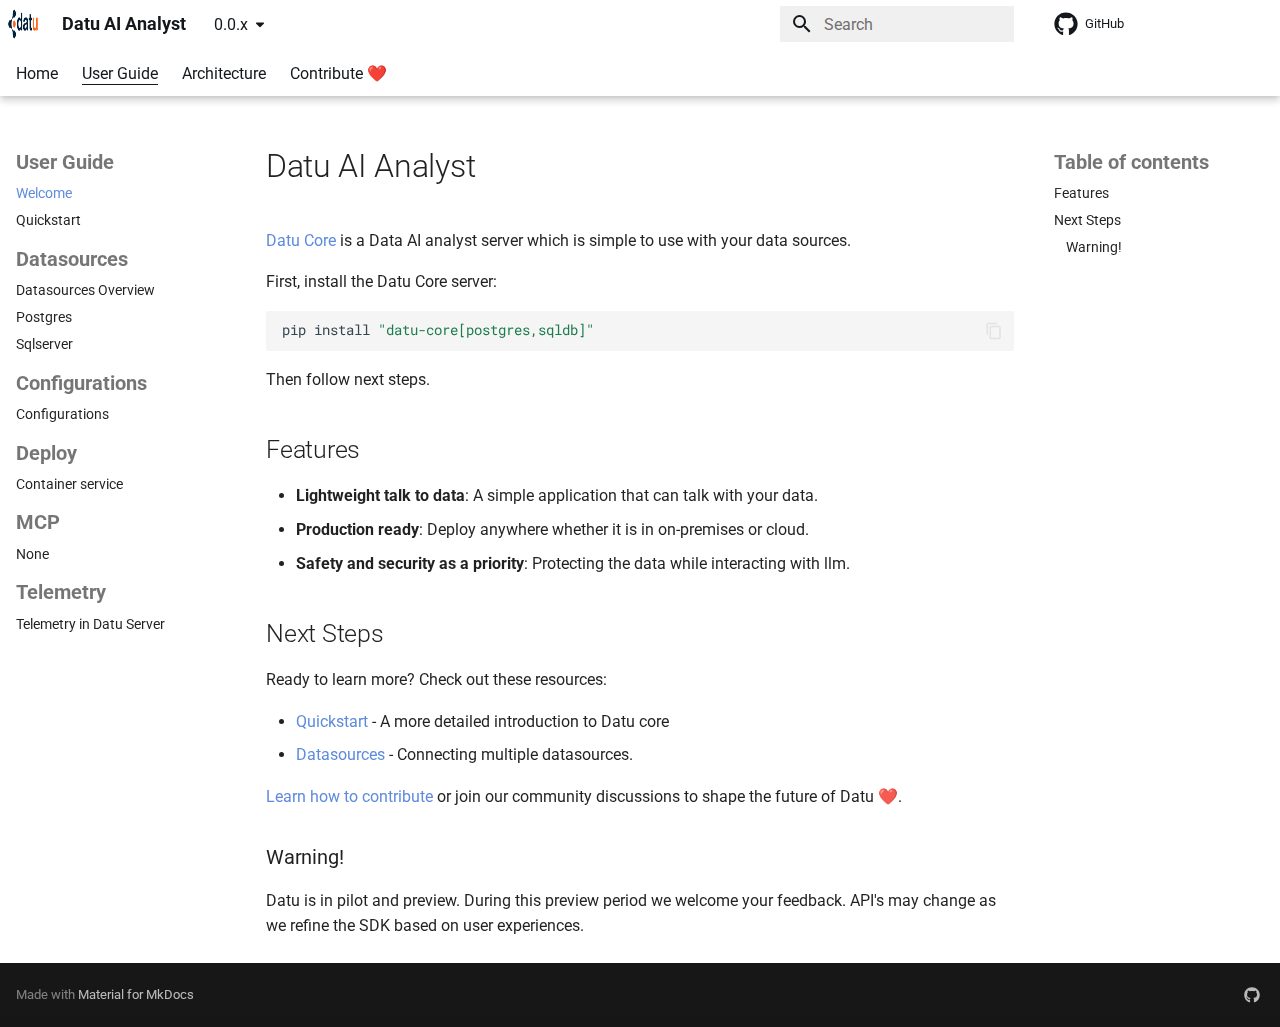
<file: 0.0.x/user-guide/index.html>
<!doctype html>
<html lang="en" class="no-js">
  <head>
    
      <meta charset="utf-8">
      <meta name="viewport" content="width=device-width,initial-scale=1">
      
        <meta name="description" content="Datu AI Analyst is a Python SDK for building AI agents that can interact with data, perform analysis, and generate insights. It provides a framework for creating agents that can work with various data sources and tools, enabling developers to build intelligent applications that leverage AI capabilities.">
      
      
        <meta name="author" content="Datuanalytics">
      
      
        <link rel="canonical" href="https://docs.datu.fi/latest/user-guide/">
      
      
        <link rel="prev" href="..">
      
      
        <link rel="next" href="quickstart/">
      
      
      <link rel="icon" href="../assets/favicon.ico">
      <meta name="generator" content="mkdocs-1.6.1, mkdocs-material-9.6.19">
    
    
      
        <title>Welcome - Datu AI Analyst</title>
      
    
    
      <link rel="stylesheet" href="../assets/stylesheets/main.7e37652d.min.css">
      
      


    
    
      
    
    
      
        
        
        
        <link rel="stylesheet" href="../assets/external/fonts.googleapis.com/css.49ea35f2.css">
        <style>:root{--md-text-font:"Roboto";--md-code-font:"Roboto Mono"}</style>
      
    
    
      <link rel="stylesheet" href="../assets/_mkdocstrings.css">
    
      <link rel="stylesheet" href="../stylesheets/extra.css">
    
    <script>__md_scope=new URL("..",location),__md_hash=e=>[...e].reduce(((e,_)=>(e<<5)-e+_.charCodeAt(0)),0),__md_get=(e,_=localStorage,t=__md_scope)=>JSON.parse(_.getItem(t.pathname+"."+e)),__md_set=(e,_,t=localStorage,a=__md_scope)=>{try{t.setItem(a.pathname+"."+e,JSON.stringify(_))}catch(e){}}</script>
    
      

    
    
    
  </head>
  
  
    <body dir="ltr">
  
    
    <input class="md-toggle" data-md-toggle="drawer" type="checkbox" id="__drawer" autocomplete="off">
    <input class="md-toggle" data-md-toggle="search" type="checkbox" id="__search" autocomplete="off">
    <label class="md-overlay" for="__drawer"></label>
    <div data-md-component="skip">
      
        
        <a href="#datu-ai-analyst" class="md-skip">
          Skip to content
        </a>
      
    </div>
    <div data-md-component="announce">
      
    </div>
    
      <div data-md-color-scheme="default" data-md-component="outdated" hidden>
        
      </div>
    
    
      

  

<header class="md-header md-header--shadow md-header--lifted" data-md-component="header">
  <nav class="md-header__inner md-grid" aria-label="Header">
    <a href=".." title="Datu AI Analyst" class="md-header__button md-logo" aria-label="Datu AI Analyst" data-md-component="logo">
      
  <img src="../assets/datusignature.png" alt="logo">

    </a>
    <label class="md-header__button md-icon" for="__drawer">
      
      <svg xmlns="http://www.w3.org/2000/svg" viewBox="0 0 24 24"><path d="M3 6h18v2H3zm0 5h18v2H3zm0 5h18v2H3z"/></svg>
    </label>
    <div class="md-header__title" data-md-component="header-title">
      <div class="md-header__ellipsis">
        <div class="md-header__topic">
          <span class="md-ellipsis">
            Datu AI Analyst
          </span>
        </div>
        <div class="md-header__topic" data-md-component="header-topic">
          <span class="md-ellipsis">
            
              Welcome
            
          </span>
        </div>
      </div>
    </div>
    
    
      <script>var palette=__md_get("__palette");if(palette&&palette.color){if("(prefers-color-scheme)"===palette.color.media){var media=matchMedia("(prefers-color-scheme: light)"),input=document.querySelector(media.matches?"[data-md-color-media='(prefers-color-scheme: light)']":"[data-md-color-media='(prefers-color-scheme: dark)']");palette.color.media=input.getAttribute("data-md-color-media"),palette.color.scheme=input.getAttribute("data-md-color-scheme"),palette.color.primary=input.getAttribute("data-md-color-primary"),palette.color.accent=input.getAttribute("data-md-color-accent")}for(var[key,value]of Object.entries(palette.color))document.body.setAttribute("data-md-color-"+key,value)}</script>
    
    
    
      
      
        <label class="md-header__button md-icon" for="__search">
          
          <svg xmlns="http://www.w3.org/2000/svg" viewBox="0 0 24 24"><path d="M9.5 3A6.5 6.5 0 0 1 16 9.5c0 1.61-.59 3.09-1.56 4.23l.27.27h.79l5 5-1.5 1.5-5-5v-.79l-.27-.27A6.52 6.52 0 0 1 9.5 16 6.5 6.5 0 0 1 3 9.5 6.5 6.5 0 0 1 9.5 3m0 2C7 5 5 7 5 9.5S7 14 9.5 14 14 12 14 9.5 12 5 9.5 5"/></svg>
        </label>
        <div class="md-search" data-md-component="search" role="dialog">
  <label class="md-search__overlay" for="__search"></label>
  <div class="md-search__inner" role="search">
    <form class="md-search__form" name="search">
      <input type="text" class="md-search__input" name="query" aria-label="Search" placeholder="Search" autocapitalize="off" autocorrect="off" autocomplete="off" spellcheck="false" data-md-component="search-query" required>
      <label class="md-search__icon md-icon" for="__search">
        
        <svg xmlns="http://www.w3.org/2000/svg" viewBox="0 0 24 24"><path d="M9.5 3A6.5 6.5 0 0 1 16 9.5c0 1.61-.59 3.09-1.56 4.23l.27.27h.79l5 5-1.5 1.5-5-5v-.79l-.27-.27A6.52 6.52 0 0 1 9.5 16 6.5 6.5 0 0 1 3 9.5 6.5 6.5 0 0 1 9.5 3m0 2C7 5 5 7 5 9.5S7 14 9.5 14 14 12 14 9.5 12 5 9.5 5"/></svg>
        
        <svg xmlns="http://www.w3.org/2000/svg" viewBox="0 0 24 24"><path d="M20 11v2H8l5.5 5.5-1.42 1.42L4.16 12l7.92-7.92L13.5 5.5 8 11z"/></svg>
      </label>
      <nav class="md-search__options" aria-label="Search">
        
        <button type="reset" class="md-search__icon md-icon" title="Clear" aria-label="Clear" tabindex="-1">
          
          <svg xmlns="http://www.w3.org/2000/svg" viewBox="0 0 24 24"><path d="M19 6.41 17.59 5 12 10.59 6.41 5 5 6.41 10.59 12 5 17.59 6.41 19 12 13.41 17.59 19 19 17.59 13.41 12z"/></svg>
        </button>
      </nav>
      
    </form>
    <div class="md-search__output">
      <div class="md-search__scrollwrap" tabindex="0" data-md-scrollfix>
        <div class="md-search-result" data-md-component="search-result">
          <div class="md-search-result__meta">
            Initializing search
          </div>
          <ol class="md-search-result__list" role="presentation"></ol>
        </div>
      </div>
    </div>
  </div>
</div>
      
    
    
      <div class="md-header__source">
        <a href="https://github.com/Datuanalytics/datu-core" title="Go to repository" class="md-source" data-md-component="source">
  <div class="md-source__icon md-icon">
    
    <svg xmlns="http://www.w3.org/2000/svg" viewBox="0 0 512 512"><!--! Font Awesome Free 7.0.0 by @fontawesome - https://fontawesome.com License - https://fontawesome.com/license/free (Icons: CC BY 4.0, Fonts: SIL OFL 1.1, Code: MIT License) Copyright 2025 Fonticons, Inc.--><path fill="currentColor" d="M173.9 397.4c0 2-2.3 3.6-5.2 3.6-3.3.3-5.6-1.3-5.6-3.6 0-2 2.3-3.6 5.2-3.6 3-.3 5.6 1.3 5.6 3.6m-31.1-4.5c-.7 2 1.3 4.3 4.3 4.9 2.6 1 5.6 0 6.2-2s-1.3-4.3-4.3-5.2c-2.6-.7-5.5.3-6.2 2.3m44.2-1.7c-2.9.7-4.9 2.6-4.6 4.9.3 2 2.9 3.3 5.9 2.6 2.9-.7 4.9-2.6 4.6-4.6-.3-1.9-3-3.2-5.9-2.9M252.8 8C114.1 8 8 113.3 8 252c0 110.9 69.8 205.8 169.5 239.2 12.8 2.3 17.3-5.6 17.3-12.1 0-6.2-.3-40.4-.3-61.4 0 0-70 15-84.7-29.8 0 0-11.4-29.1-27.8-36.6 0 0-22.9-15.7 1.6-15.4 0 0 24.9 2 38.6 25.8 21.9 38.6 58.6 27.5 72.9 20.9 2.3-16 8.8-27.1 16-33.7-55.9-6.2-112.3-14.3-112.3-110.5 0-27.5 7.6-41.3 23.6-58.9-2.6-6.5-11.1-33.3 2.6-67.9 20.9-6.5 69 27 69 27 20-5.6 41.5-8.5 62.8-8.5s42.8 2.9 62.8 8.5c0 0 48.1-33.6 69-27 13.7 34.7 5.2 61.4 2.6 67.9 16 17.7 25.8 31.5 25.8 58.9 0 96.5-58.9 104.2-114.8 110.5 9.2 7.9 17 22.9 17 46.4 0 33.7-.3 75.4-.3 83.6 0 6.5 4.6 14.4 17.3 12.1C436.2 457.8 504 362.9 504 252 504 113.3 391.5 8 252.8 8M105.2 352.9c-1.3 1-1 3.3.7 5.2 1.6 1.6 3.9 2.3 5.2 1 1.3-1 1-3.3-.7-5.2-1.6-1.6-3.9-2.3-5.2-1m-10.8-8.1c-.7 1.3.3 2.9 2.3 3.9 1.6 1 3.6.7 4.3-.7.7-1.3-.3-2.9-2.3-3.9-2-.6-3.6-.3-4.3.7m32.4 35.6c-1.6 1.3-1 4.3 1.3 6.2 2.3 2.3 5.2 2.6 6.5 1 1.3-1.3.7-4.3-1.3-6.2-2.2-2.3-5.2-2.6-6.5-1m-11.4-14.7c-1.6 1-1.6 3.6 0 5.9s4.3 3.3 5.6 2.3c1.6-1.3 1.6-3.9 0-6.2-1.4-2.3-4-3.3-5.6-2"/></svg>
  </div>
  <div class="md-source__repository">
    GitHub
  </div>
</a>
      </div>
    
  </nav>
  
    
      
<nav class="md-tabs" aria-label="Tabs" data-md-component="tabs">
  <div class="md-grid">
    <ul class="md-tabs__list">
      
        
  
  
  
  
    <li class="md-tabs__item">
      <a href=".." class="md-tabs__link">
        
  
  
    
  
  Home

      </a>
    </li>
  

      
        
  
  
  
    
  
  
    
    
      <li class="md-tabs__item md-tabs__item--active">
        <a href="./" class="md-tabs__link">
          
  
  
  User Guide

        </a>
      </li>
    
  

      
        
  
  
  
  
    
    
      <li class="md-tabs__item">
        <a href="../architecture/" class="md-tabs__link">
          
  
  
  Architecture

        </a>
      </li>
    
  

      
        
  
  
  
  
    <li class="md-tabs__item">
      <a href="https://github.com/Datuanalytics/datu-core/blob/main/CONTRIBUTING.md" class="md-tabs__link">
        
  
  
    
  
  Contribute ❤️

      </a>
    </li>
  

      
    </ul>
  </div>
</nav>
    
  
</header>
    
    <div class="md-container" data-md-component="container">
      
      
        
      
      <main class="md-main" data-md-component="main">
        <div class="md-main__inner md-grid">
          
            
              
              <div class="md-sidebar md-sidebar--primary" data-md-component="sidebar" data-md-type="navigation" >
                <div class="md-sidebar__scrollwrap">
                  <div class="md-sidebar__inner">
                    


  


<nav class="md-nav md-nav--primary md-nav--lifted" aria-label="Navigation" data-md-level="0">
  <label class="md-nav__title" for="__drawer">
    <a href=".." title="Datu AI Analyst" class="md-nav__button md-logo" aria-label="Datu AI Analyst" data-md-component="logo">
      
  <img src="../assets/datusignature.png" alt="logo">

    </a>
    Datu AI Analyst
  </label>
  
    <div class="md-nav__source">
      <a href="https://github.com/Datuanalytics/datu-core" title="Go to repository" class="md-source" data-md-component="source">
  <div class="md-source__icon md-icon">
    
    <svg xmlns="http://www.w3.org/2000/svg" viewBox="0 0 512 512"><!--! Font Awesome Free 7.0.0 by @fontawesome - https://fontawesome.com License - https://fontawesome.com/license/free (Icons: CC BY 4.0, Fonts: SIL OFL 1.1, Code: MIT License) Copyright 2025 Fonticons, Inc.--><path fill="currentColor" d="M173.9 397.4c0 2-2.3 3.6-5.2 3.6-3.3.3-5.6-1.3-5.6-3.6 0-2 2.3-3.6 5.2-3.6 3-.3 5.6 1.3 5.6 3.6m-31.1-4.5c-.7 2 1.3 4.3 4.3 4.9 2.6 1 5.6 0 6.2-2s-1.3-4.3-4.3-5.2c-2.6-.7-5.5.3-6.2 2.3m44.2-1.7c-2.9.7-4.9 2.6-4.6 4.9.3 2 2.9 3.3 5.9 2.6 2.9-.7 4.9-2.6 4.6-4.6-.3-1.9-3-3.2-5.9-2.9M252.8 8C114.1 8 8 113.3 8 252c0 110.9 69.8 205.8 169.5 239.2 12.8 2.3 17.3-5.6 17.3-12.1 0-6.2-.3-40.4-.3-61.4 0 0-70 15-84.7-29.8 0 0-11.4-29.1-27.8-36.6 0 0-22.9-15.7 1.6-15.4 0 0 24.9 2 38.6 25.8 21.9 38.6 58.6 27.5 72.9 20.9 2.3-16 8.8-27.1 16-33.7-55.9-6.2-112.3-14.3-112.3-110.5 0-27.5 7.6-41.3 23.6-58.9-2.6-6.5-11.1-33.3 2.6-67.9 20.9-6.5 69 27 69 27 20-5.6 41.5-8.5 62.8-8.5s42.8 2.9 62.8 8.5c0 0 48.1-33.6 69-27 13.7 34.7 5.2 61.4 2.6 67.9 16 17.7 25.8 31.5 25.8 58.9 0 96.5-58.9 104.2-114.8 110.5 9.2 7.9 17 22.9 17 46.4 0 33.7-.3 75.4-.3 83.6 0 6.5 4.6 14.4 17.3 12.1C436.2 457.8 504 362.9 504 252 504 113.3 391.5 8 252.8 8M105.2 352.9c-1.3 1-1 3.3.7 5.2 1.6 1.6 3.9 2.3 5.2 1 1.3-1 1-3.3-.7-5.2-1.6-1.6-3.9-2.3-5.2-1m-10.8-8.1c-.7 1.3.3 2.9 2.3 3.9 1.6 1 3.6.7 4.3-.7.7-1.3-.3-2.9-2.3-3.9-2-.6-3.6-.3-4.3.7m32.4 35.6c-1.6 1.3-1 4.3 1.3 6.2 2.3 2.3 5.2 2.6 6.5 1 1.3-1.3.7-4.3-1.3-6.2-2.2-2.3-5.2-2.6-6.5-1m-11.4-14.7c-1.6 1-1.6 3.6 0 5.9s4.3 3.3 5.6 2.3c1.6-1.3 1.6-3.9 0-6.2-1.4-2.3-4-3.3-5.6-2"/></svg>
  </div>
  <div class="md-source__repository">
    GitHub
  </div>
</a>
    </div>
  
  <ul class="md-nav__list" data-md-scrollfix>
    
      
      
  
  
  
  
    <li class="md-nav__item">
      <a href=".." class="md-nav__link">
        
  
  
  <span class="md-ellipsis">
    Home
    
  </span>
  

      </a>
    </li>
  

    
      
      
  
  
    
  
  
  
    
    
    
    
      
        
        
      
      
        
      
    
    
    <li class="md-nav__item md-nav__item--active md-nav__item--section md-nav__item--nested">
      
        
        
        <input class="md-nav__toggle md-toggle " type="checkbox" id="__nav_2" checked>
        
          
          <label class="md-nav__link" for="__nav_2" id="__nav_2_label" tabindex="">
            
  
  
  <span class="md-ellipsis">
    User Guide
    
  </span>
  

            <span class="md-nav__icon md-icon"></span>
          </label>
        
        <nav class="md-nav" data-md-level="1" aria-labelledby="__nav_2_label" aria-expanded="true">
          <label class="md-nav__title" for="__nav_2">
            <span class="md-nav__icon md-icon"></span>
            User Guide
          </label>
          <ul class="md-nav__list" data-md-scrollfix>
            
              
                
  
  
    
  
  
  
    <li class="md-nav__item md-nav__item--active">
      
      <input class="md-nav__toggle md-toggle" type="checkbox" id="__toc">
      
      
        
      
      
        <label class="md-nav__link md-nav__link--active" for="__toc">
          
  
  
  <span class="md-ellipsis">
    Welcome
    
  </span>
  

          <span class="md-nav__icon md-icon"></span>
        </label>
      
      <a href="./" class="md-nav__link md-nav__link--active">
        
  
  
  <span class="md-ellipsis">
    Welcome
    
  </span>
  

      </a>
      
        

<nav class="md-nav md-nav--secondary" aria-label="Table of contents">
  
  
  
    
  
  
    <label class="md-nav__title" for="__toc">
      <span class="md-nav__icon md-icon"></span>
      Table of contents
    </label>
    <ul class="md-nav__list" data-md-component="toc" data-md-scrollfix>
      
        <li class="md-nav__item">
  <a href="#features" class="md-nav__link">
    <span class="md-ellipsis">
      Features
    </span>
  </a>
  
</li>
      
        <li class="md-nav__item">
  <a href="#next-steps" class="md-nav__link">
    <span class="md-ellipsis">
      Next Steps
    </span>
  </a>
  
    <nav class="md-nav" aria-label="Next Steps">
      <ul class="md-nav__list">
        
          <li class="md-nav__item">
  <a href="#warning" class="md-nav__link">
    <span class="md-ellipsis">
      Warning!
    </span>
  </a>
  
</li>
        
      </ul>
    </nav>
  
</li>
      
    </ul>
  
</nav>
      
    </li>
  

              
            
              
                
  
  
  
  
    <li class="md-nav__item">
      <a href="quickstart/" class="md-nav__link">
        
  
  
  <span class="md-ellipsis">
    Quickstart
    
  </span>
  

      </a>
    </li>
  

              
            
              
                
  
  
  
  
    
    
    
    
      
      
        
          
          
        
      
    
    
    <li class="md-nav__item md-nav__item--section md-nav__item--nested">
      
        
        
        <input class="md-nav__toggle md-toggle " type="checkbox" id="__nav_2_3" >
        
          
          <label class="md-nav__link" for="__nav_2_3" id="__nav_2_3_label" tabindex="">
            
  
  
  <span class="md-ellipsis">
    Datasources
    
  </span>
  

            <span class="md-nav__icon md-icon"></span>
          </label>
        
        <nav class="md-nav" data-md-level="2" aria-labelledby="__nav_2_3_label" aria-expanded="false">
          <label class="md-nav__title" for="__nav_2_3">
            <span class="md-nav__icon md-icon"></span>
            Datasources
          </label>
          <ul class="md-nav__list" data-md-scrollfix>
            
              
                
  
  
  
  
    <li class="md-nav__item">
      <a href="datasources/datasources/" class="md-nav__link">
        
  
  
  <span class="md-ellipsis">
    Datasources Overview
    
  </span>
  

      </a>
    </li>
  

              
            
              
                
  
  
  
  
    <li class="md-nav__item">
      <a href="datasources/postgres/" class="md-nav__link">
        
  
  
  <span class="md-ellipsis">
    Postgres
    
  </span>
  

      </a>
    </li>
  

              
            
              
                
  
  
  
  
    <li class="md-nav__item">
      <a href="datasources/sqlserver/" class="md-nav__link">
        
  
  
  <span class="md-ellipsis">
    Sqlserver
    
  </span>
  

      </a>
    </li>
  

              
            
          </ul>
        </nav>
      
    </li>
  

              
            
              
                
  
  
  
  
    
    
    
    
      
      
        
          
          
        
      
    
    
    <li class="md-nav__item md-nav__item--section md-nav__item--nested">
      
        
        
        <input class="md-nav__toggle md-toggle " type="checkbox" id="__nav_2_4" >
        
          
          <label class="md-nav__link" for="__nav_2_4" id="__nav_2_4_label" tabindex="">
            
  
  
  <span class="md-ellipsis">
    Configurations
    
  </span>
  

            <span class="md-nav__icon md-icon"></span>
          </label>
        
        <nav class="md-nav" data-md-level="2" aria-labelledby="__nav_2_4_label" aria-expanded="false">
          <label class="md-nav__title" for="__nav_2_4">
            <span class="md-nav__icon md-icon"></span>
            Configurations
          </label>
          <ul class="md-nav__list" data-md-scrollfix>
            
              
                
  
  
  
  
    <li class="md-nav__item">
      <a href="configurations/" class="md-nav__link">
        
  
  
  <span class="md-ellipsis">
    Configurations
    
  </span>
  

      </a>
    </li>
  

              
            
          </ul>
        </nav>
      
    </li>
  

              
            
              
                
  
  
  
  
    
    
    
    
      
      
        
          
          
        
      
    
    
    <li class="md-nav__item md-nav__item--section md-nav__item--nested">
      
        
        
        <input class="md-nav__toggle md-toggle " type="checkbox" id="__nav_2_5" >
        
          
          <label class="md-nav__link" for="__nav_2_5" id="__nav_2_5_label" tabindex="">
            
  
  
  <span class="md-ellipsis">
    Deploy
    
  </span>
  

            <span class="md-nav__icon md-icon"></span>
          </label>
        
        <nav class="md-nav" data-md-level="2" aria-labelledby="__nav_2_5_label" aria-expanded="false">
          <label class="md-nav__title" for="__nav_2_5">
            <span class="md-nav__icon md-icon"></span>
            Deploy
          </label>
          <ul class="md-nav__list" data-md-scrollfix>
            
              
                
  
  
  
  
    <li class="md-nav__item">
      <a href="deploy/deploy_as_container_service/" class="md-nav__link">
        
  
  
  <span class="md-ellipsis">
    Container service
    
  </span>
  

      </a>
    </li>
  

              
            
          </ul>
        </nav>
      
    </li>
  

              
            
              
                
  
  
  
  
    
    
    
    
      
      
        
          
          
        
      
    
    
    <li class="md-nav__item md-nav__item--section md-nav__item--nested">
      
        
        
        <input class="md-nav__toggle md-toggle " type="checkbox" id="__nav_2_6" >
        
          
          <label class="md-nav__link" for="__nav_2_6" id="__nav_2_6_label" tabindex="">
            
  
  
  <span class="md-ellipsis">
    MCP
    
  </span>
  

            <span class="md-nav__icon md-icon"></span>
          </label>
        
        <nav class="md-nav" data-md-level="2" aria-labelledby="__nav_2_6_label" aria-expanded="false">
          <label class="md-nav__title" for="__nav_2_6">
            <span class="md-nav__icon md-icon"></span>
            MCP
          </label>
          <ul class="md-nav__list" data-md-scrollfix>
            
              
                
  
  
  
  
    <li class="md-nav__item">
      <a href="mcp/mcp_connectivity.md" class="md-nav__link">
        
  
  
  <span class="md-ellipsis">
    None
    
  </span>
  

      </a>
    </li>
  

              
            
          </ul>
        </nav>
      
    </li>
  

              
            
              
                
  
  
  
  
    
    
    
    
      
      
        
          
          
        
      
    
    
    <li class="md-nav__item md-nav__item--section md-nav__item--nested">
      
        
        
        <input class="md-nav__toggle md-toggle " type="checkbox" id="__nav_2_7" >
        
          
          <label class="md-nav__link" for="__nav_2_7" id="__nav_2_7_label" tabindex="">
            
  
  
  <span class="md-ellipsis">
    Telemetry
    
  </span>
  

            <span class="md-nav__icon md-icon"></span>
          </label>
        
        <nav class="md-nav" data-md-level="2" aria-labelledby="__nav_2_7_label" aria-expanded="false">
          <label class="md-nav__title" for="__nav_2_7">
            <span class="md-nav__icon md-icon"></span>
            Telemetry
          </label>
          <ul class="md-nav__list" data-md-scrollfix>
            
              
                
  
  
  
  
    <li class="md-nav__item">
      <a href="telemetry/product/" class="md-nav__link">
        
  
  
  <span class="md-ellipsis">
    Telemetry in Datu Server
    
  </span>
  

      </a>
    </li>
  

              
            
          </ul>
        </nav>
      
    </li>
  

              
            
          </ul>
        </nav>
      
    </li>
  

    
      
      
  
  
  
  
    
    
    
    
      
      
        
      
    
    
    <li class="md-nav__item md-nav__item--nested">
      
        
        
        <input class="md-nav__toggle md-toggle " type="checkbox" id="__nav_3" >
        
          
          <label class="md-nav__link" for="__nav_3" id="__nav_3_label" tabindex="0">
            
  
  
  <span class="md-ellipsis">
    Architecture
    
  </span>
  

            <span class="md-nav__icon md-icon"></span>
          </label>
        
        <nav class="md-nav" data-md-level="1" aria-labelledby="__nav_3_label" aria-expanded="false">
          <label class="md-nav__title" for="__nav_3">
            <span class="md-nav__icon md-icon"></span>
            Architecture
          </label>
          <ul class="md-nav__list" data-md-scrollfix>
            
              
                
  
  
  
  
    <li class="md-nav__item">
      <a href="../architecture/" class="md-nav__link">
        
  
  
  <span class="md-ellipsis">
    Overview
    
  </span>
  

      </a>
    </li>
  

              
            
          </ul>
        </nav>
      
    </li>
  

    
      
      
  
  
  
  
    <li class="md-nav__item">
      <a href="https://github.com/Datuanalytics/datu-core/blob/main/CONTRIBUTING.md" class="md-nav__link">
        
  
  
  <span class="md-ellipsis">
    Contribute ❤️
    
  </span>
  

      </a>
    </li>
  

    
  </ul>
</nav>
                  </div>
                </div>
              </div>
            
            
              
              <div class="md-sidebar md-sidebar--secondary" data-md-component="sidebar" data-md-type="toc" >
                <div class="md-sidebar__scrollwrap">
                  <div class="md-sidebar__inner">
                    

<nav class="md-nav md-nav--secondary" aria-label="Table of contents">
  
  
  
    
  
  
    <label class="md-nav__title" for="__toc">
      <span class="md-nav__icon md-icon"></span>
      Table of contents
    </label>
    <ul class="md-nav__list" data-md-component="toc" data-md-scrollfix>
      
        <li class="md-nav__item">
  <a href="#features" class="md-nav__link">
    <span class="md-ellipsis">
      Features
    </span>
  </a>
  
</li>
      
        <li class="md-nav__item">
  <a href="#next-steps" class="md-nav__link">
    <span class="md-ellipsis">
      Next Steps
    </span>
  </a>
  
    <nav class="md-nav" aria-label="Next Steps">
      <ul class="md-nav__list">
        
          <li class="md-nav__item">
  <a href="#warning" class="md-nav__link">
    <span class="md-ellipsis">
      Warning!
    </span>
  </a>
  
</li>
        
      </ul>
    </nav>
  
</li>
      
    </ul>
  
</nav>
                  </div>
                </div>
              </div>
            
          
          
            <div class="md-content" data-md-component="content">
              <article class="md-content__inner md-typeset">
                
                  


  
  


<h1 id="datu-ai-analyst">Datu AI Analyst</h1>
<p><a href="https://github.com/Datuanalytics/datu-core">Datu Core</a> is a Data AI analyst server which is simple to use with your data sources.</p>
<p>First, install the Datu Core server:</p>
<div class="highlight"><pre><span></span><code>pip<span class="w"> </span>install<span class="w"> </span><span class="s2">&quot;datu-core[postgres,sqldb]&quot;</span>
</code></pre></div>
<p>Then follow next steps.</p>
<h2 id="features">Features</h2>
<ul>
<li><strong>Lightweight talk to data</strong>: A simple application that can talk with your data.</li>
<li><strong>Production ready</strong>: Deploy anywhere whether it is in on-premises or cloud.</li>
<li><strong>Safety and security as a priority</strong>: Protecting the data while interacting with llm.</li>
</ul>
<h2 id="next-steps">Next Steps</h2>
<p>Ready to learn more? Check out these resources:</p>
<ul>
<li><a href="quickstart/">Quickstart</a> - A more detailed introduction to Datu core</li>
<li><a href="datasources/datasources/">Datasources</a> - Connecting multiple datasources.</li>
</ul>
<p><a href="https://github.com/Datuanalytics/datu-core/blob/main/CONTRIBUTING.md">Learn how to contribute</a> or join our community discussions to shape the future of Datu ❤️.</p>
<h3 id="warning">Warning!</h3>
<p>Datu is in pilot and preview. During this preview period we welcome your feedback. API's may change as we refine the SDK based on user experiences.</p>












                
              </article>
            </div>
          
          
<script>var target=document.getElementById(location.hash.slice(1));target&&target.name&&(target.checked=target.name.startsWith("__tabbed_"))</script>
        </div>
        
          <button type="button" class="md-top md-icon" data-md-component="top" hidden>
  
  <svg xmlns="http://www.w3.org/2000/svg" viewBox="0 0 24 24"><path d="M13 20h-2V8l-5.5 5.5-1.42-1.42L12 4.16l7.92 7.92-1.42 1.42L13 8z"/></svg>
  Back to top
</button>
        
      </main>
      
        <footer class="md-footer">
  
  <div class="md-footer-meta md-typeset">
    <div class="md-footer-meta__inner md-grid">
      <div class="md-copyright">
  
  
    Made with
    <a href="https://squidfunk.github.io/mkdocs-material/" target="_blank" rel="noopener">
      Material for MkDocs
    </a>
  
</div>
      
        
<div class="md-social">
  
    
    
    
    
    <a href="" target="_blank" rel="noopener" title="" class="md-social__link">
      <svg xmlns="http://www.w3.org/2000/svg" viewBox="0 0 512 512"><!--! Font Awesome Free 7.0.0 by @fontawesome - https://fontawesome.com License - https://fontawesome.com/license/free (Icons: CC BY 4.0, Fonts: SIL OFL 1.1, Code: MIT License) Copyright 2025 Fonticons, Inc.--><path fill="currentColor" d="M173.9 397.4c0 2-2.3 3.6-5.2 3.6-3.3.3-5.6-1.3-5.6-3.6 0-2 2.3-3.6 5.2-3.6 3-.3 5.6 1.3 5.6 3.6m-31.1-4.5c-.7 2 1.3 4.3 4.3 4.9 2.6 1 5.6 0 6.2-2s-1.3-4.3-4.3-5.2c-2.6-.7-5.5.3-6.2 2.3m44.2-1.7c-2.9.7-4.9 2.6-4.6 4.9.3 2 2.9 3.3 5.9 2.6 2.9-.7 4.9-2.6 4.6-4.6-.3-1.9-3-3.2-5.9-2.9M252.8 8C114.1 8 8 113.3 8 252c0 110.9 69.8 205.8 169.5 239.2 12.8 2.3 17.3-5.6 17.3-12.1 0-6.2-.3-40.4-.3-61.4 0 0-70 15-84.7-29.8 0 0-11.4-29.1-27.8-36.6 0 0-22.9-15.7 1.6-15.4 0 0 24.9 2 38.6 25.8 21.9 38.6 58.6 27.5 72.9 20.9 2.3-16 8.8-27.1 16-33.7-55.9-6.2-112.3-14.3-112.3-110.5 0-27.5 7.6-41.3 23.6-58.9-2.6-6.5-11.1-33.3 2.6-67.9 20.9-6.5 69 27 69 27 20-5.6 41.5-8.5 62.8-8.5s42.8 2.9 62.8 8.5c0 0 48.1-33.6 69-27 13.7 34.7 5.2 61.4 2.6 67.9 16 17.7 25.8 31.5 25.8 58.9 0 96.5-58.9 104.2-114.8 110.5 9.2 7.9 17 22.9 17 46.4 0 33.7-.3 75.4-.3 83.6 0 6.5 4.6 14.4 17.3 12.1C436.2 457.8 504 362.9 504 252 504 113.3 391.5 8 252.8 8M105.2 352.9c-1.3 1-1 3.3.7 5.2 1.6 1.6 3.9 2.3 5.2 1 1.3-1 1-3.3-.7-5.2-1.6-1.6-3.9-2.3-5.2-1m-10.8-8.1c-.7 1.3.3 2.9 2.3 3.9 1.6 1 3.6.7 4.3-.7.7-1.3-.3-2.9-2.3-3.9-2-.6-3.6-.3-4.3.7m32.4 35.6c-1.6 1.3-1 4.3 1.3 6.2 2.3 2.3 5.2 2.6 6.5 1 1.3-1.3.7-4.3-1.3-6.2-2.2-2.3-5.2-2.6-6.5-1m-11.4-14.7c-1.6 1-1.6 3.6 0 5.9s4.3 3.3 5.6 2.3c1.6-1.3 1.6-3.9 0-6.2-1.4-2.3-4-3.3-5.6-2"/></svg>
    </a>
  
</div>
      
    </div>
  </div>
</footer>
      
    </div>
    <div class="md-dialog" data-md-component="dialog">
      <div class="md-dialog__inner md-typeset"></div>
    </div>
    
      <div class="md-progress" data-md-component="progress" role="progressbar"></div>
    
    
    
      
      <script id="__config" type="application/json">{"base": "..", "features": ["content.code.copy", "content.code.select", "navigation.instant", "navigation.instant.prefetch", "navigation.instant.progress", "navigation.tabs", "navigation.tabs.sticky", "navigation.sections", "navigation.top", "search.highlight", "content.code.copy"], "search": "../assets/javascripts/workers/search.973d3a69.min.js", "tags": null, "translations": {"clipboard.copied": "Copied to clipboard", "clipboard.copy": "Copy to clipboard", "search.result.more.one": "1 more on this page", "search.result.more.other": "# more on this page", "search.result.none": "No matching documents", "search.result.one": "1 matching document", "search.result.other": "# matching documents", "search.result.placeholder": "Type to start searching", "search.result.term.missing": "Missing", "select.version": "Select version"}, "version": {"provider": "mike"}}</script>
    
    
      <script src="../assets/javascripts/bundle.92b07e13.min.js"></script>
      
    
  </body>
</html>
</file>
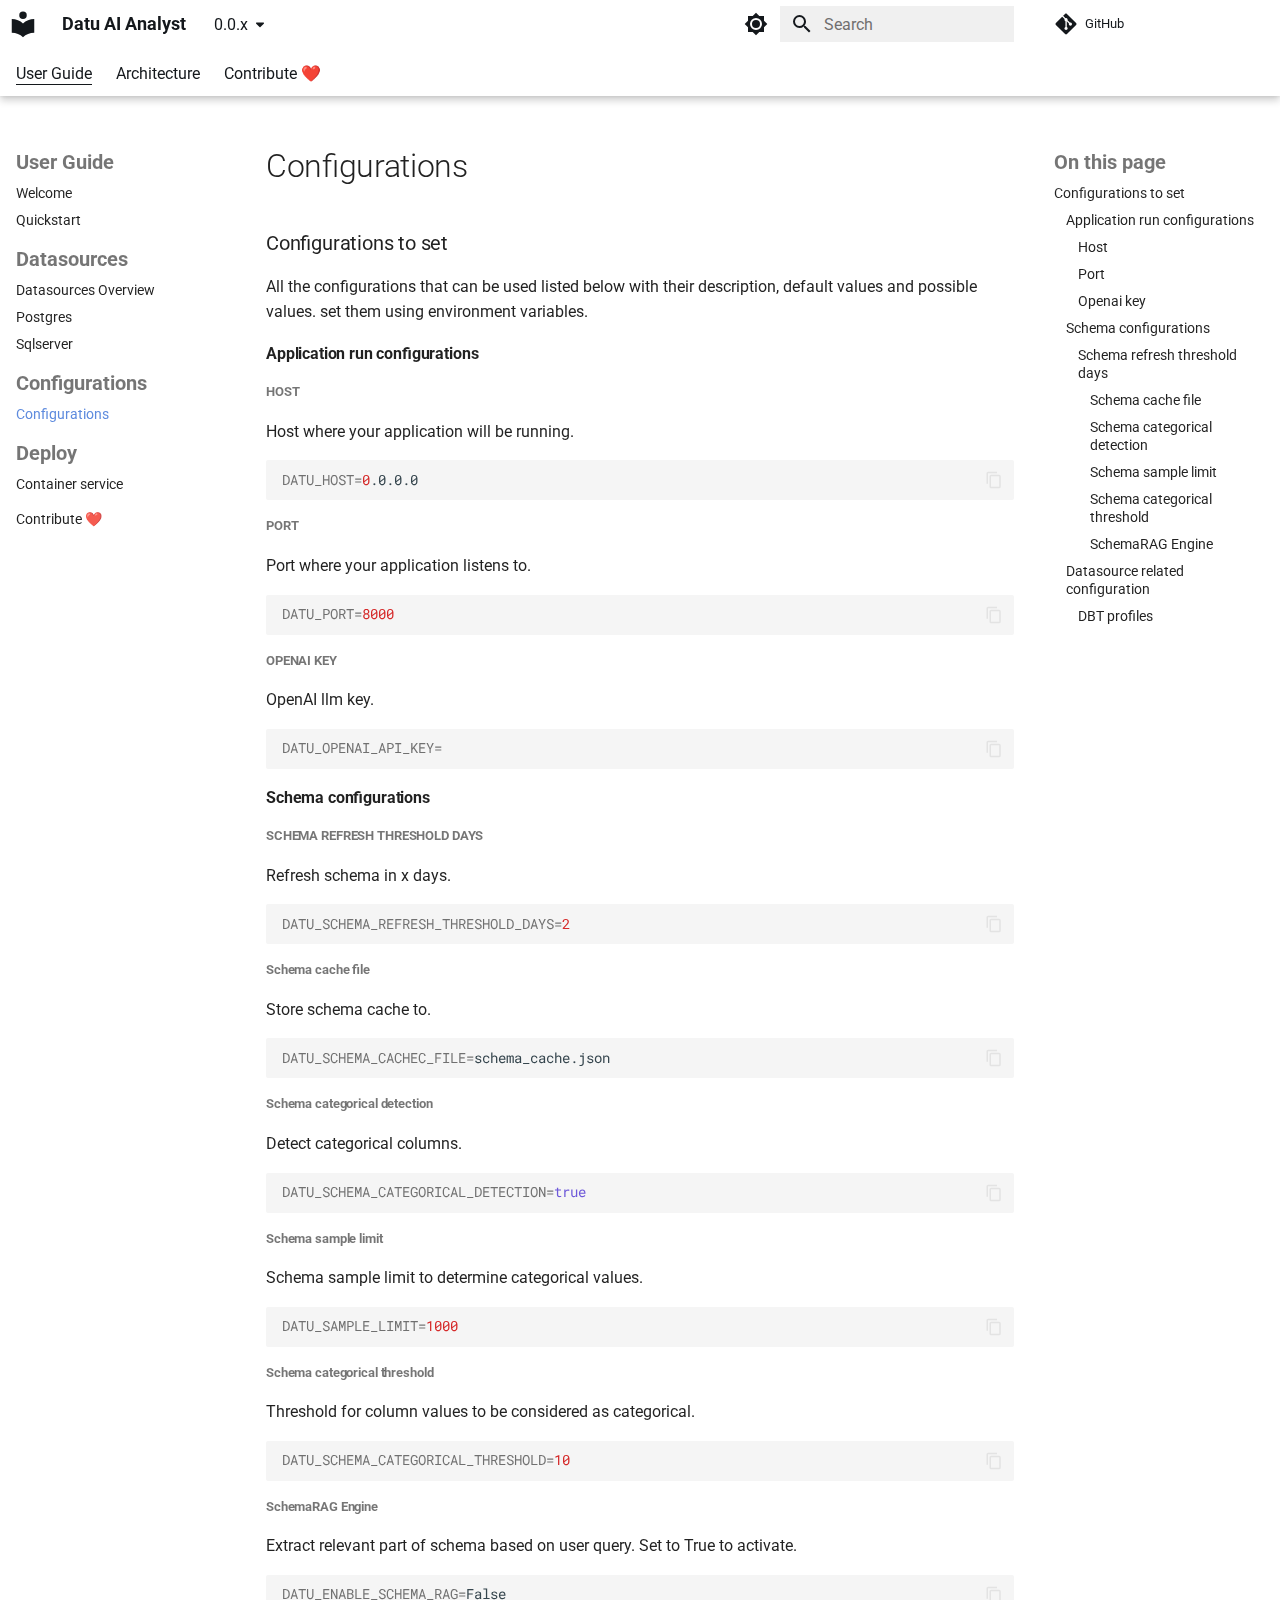
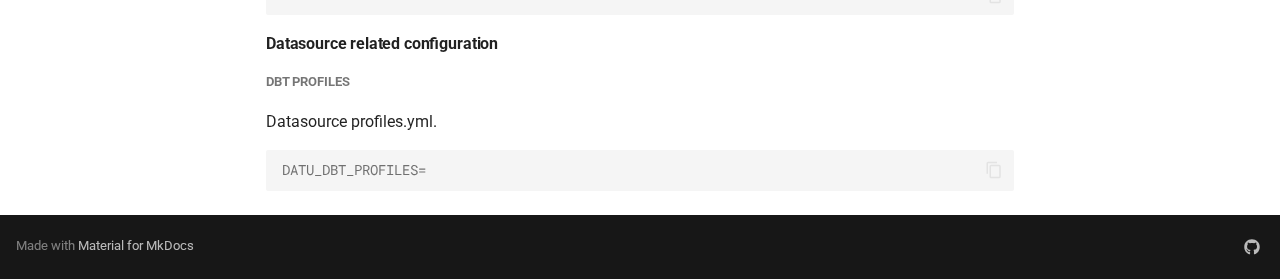
<file: 0.0.x/user-guide/configurations/index.html>
<!doctype html>
<html lang="en" class="no-js">
  <head>
    
      <meta charset="utf-8">
      <meta name="viewport" content="width=device-width,initial-scale=1">
      
        <meta name="description" content="Datu AI Analyst is a Python SDK for building AI agents that can interact with data, perform analysis, and generate insights. It provides a framework for creating agents that can work with various data sources and tools, enabling developers to build intelligent applications that leverage AI capabilities.">
      
      
      
        <link rel="canonical" href="https://docs.datu.fi/latest/user-guide/configurations/">
      
      
        <link rel="prev" href="../datasources/sqlserver/">
      
      
        <link rel="next" href="../deploy/deploy_as_container_service/">
      
      
      <link rel="icon" href="../../assets/images/favicon.png">
      <meta name="generator" content="mkdocs-1.6.1, mkdocs-material-9.6.17">
    
    
      
        <title>Configurations - Datu AI Analyst</title>
      
    
    
      <link rel="stylesheet" href="../../assets/stylesheets/main.7e37652d.min.css">
      
        
        <link rel="stylesheet" href="../../assets/stylesheets/palette.06af60db.min.css">
      
      


    
    
      
    
    
      
        
        
        
        <link rel="stylesheet" href="../../assets/external/fonts.googleapis.com/css.49ea35f2.css">
        <style>:root{--md-text-font:"Roboto";--md-code-font:"Roboto Mono"}</style>
      
    
    
      <link rel="stylesheet" href="../../assets/_mkdocstrings.css">
    
      <link rel="stylesheet" href="../../stylesheets/extra.css">
    
    <script>__md_scope=new URL("../..",location),__md_hash=e=>[...e].reduce(((e,_)=>(e<<5)-e+_.charCodeAt(0)),0),__md_get=(e,_=localStorage,t=__md_scope)=>JSON.parse(_.getItem(t.pathname+"."+e)),__md_set=(e,_,t=localStorage,a=__md_scope)=>{try{t.setItem(a.pathname+"."+e,JSON.stringify(_))}catch(e){}}</script>
    
      

    
    
    
  </head>
  
  
    
    
      
    
    
    
    
    <body dir="ltr" data-md-color-scheme="default" data-md-color-primary="custom" data-md-color-accent="indigo">
  
    
    <input class="md-toggle" data-md-toggle="drawer" type="checkbox" id="__drawer" autocomplete="off">
    <input class="md-toggle" data-md-toggle="search" type="checkbox" id="__search" autocomplete="off">
    <label class="md-overlay" for="__drawer"></label>
    <div data-md-component="skip">
      
        
        <a href="#configurations-to-set" class="md-skip">
          Skip to content
        </a>
      
    </div>
    <div data-md-component="announce">
      
    </div>
    
      <div data-md-color-scheme="default" data-md-component="outdated" hidden>
        
      </div>
    
    
      

  

<header class="md-header md-header--shadow md-header--lifted" data-md-component="header">
  <nav class="md-header__inner md-grid" aria-label="Header">
    <a href="../.." title="Datu AI Analyst" class="md-header__button md-logo" aria-label="Datu AI Analyst" data-md-component="logo">
      
  
  <svg xmlns="http://www.w3.org/2000/svg" viewBox="0 0 24 24"><path d="M12 8a3 3 0 0 0 3-3 3 3 0 0 0-3-3 3 3 0 0 0-3 3 3 3 0 0 0 3 3m0 3.54C9.64 9.35 6.5 8 3 8v11c3.5 0 6.64 1.35 9 3.54 2.36-2.19 5.5-3.54 9-3.54V8c-3.5 0-6.64 1.35-9 3.54"/></svg>

    </a>
    <label class="md-header__button md-icon" for="__drawer">
      
      <svg xmlns="http://www.w3.org/2000/svg" viewBox="0 0 24 24"><path d="M3 6h18v2H3zm0 5h18v2H3zm0 5h18v2H3z"/></svg>
    </label>
    <div class="md-header__title" data-md-component="header-title">
      <div class="md-header__ellipsis">
        <div class="md-header__topic">
          <span class="md-ellipsis">
            Datu AI Analyst
          </span>
        </div>
        <div class="md-header__topic" data-md-component="header-topic">
          <span class="md-ellipsis">
            
              Configurations
            
          </span>
        </div>
      </div>
    </div>
    
      
        <form class="md-header__option" data-md-component="palette">
  
    
    
    
    <input class="md-option" data-md-color-media="(prefers-color-scheme: light)" data-md-color-scheme="default" data-md-color-primary="custom" data-md-color-accent="indigo"  aria-label="Switch to dark mode"  type="radio" name="__palette" id="__palette_0">
    
      <label class="md-header__button md-icon" title="Switch to dark mode" for="__palette_1" hidden>
        <svg xmlns="http://www.w3.org/2000/svg" viewBox="0 0 24 24"><path d="M12 8a4 4 0 0 0-4 4 4 4 0 0 0 4 4 4 4 0 0 0 4-4 4 4 0 0 0-4-4m0 10a6 6 0 0 1-6-6 6 6 0 0 1 6-6 6 6 0 0 1 6 6 6 6 0 0 1-6 6m8-9.31V4h-4.69L12 .69 8.69 4H4v4.69L.69 12 4 15.31V20h4.69L12 23.31 15.31 20H20v-4.69L23.31 12z"/></svg>
      </label>
    
  
    
    
    
    <input class="md-option" data-md-color-media="(prefers-color-scheme: dark)" data-md-color-scheme="slate" data-md-color-primary="custom" data-md-color-accent="indigo"  aria-label="Switch to light mode"  type="radio" name="__palette" id="__palette_1">
    
      <label class="md-header__button md-icon" title="Switch to light mode" for="__palette_0" hidden>
        <svg xmlns="http://www.w3.org/2000/svg" viewBox="0 0 24 24"><path d="M12 18c-.89 0-1.74-.2-2.5-.55C11.56 16.5 13 14.42 13 12s-1.44-4.5-3.5-5.45C10.26 6.2 11.11 6 12 6a6 6 0 0 1 6 6 6 6 0 0 1-6 6m8-9.31V4h-4.69L12 .69 8.69 4H4v4.69L.69 12 4 15.31V20h4.69L12 23.31 15.31 20H20v-4.69L23.31 12z"/></svg>
      </label>
    
  
</form>
      
    
    
      <script>var palette=__md_get("__palette");if(palette&&palette.color){if("(prefers-color-scheme)"===palette.color.media){var media=matchMedia("(prefers-color-scheme: light)"),input=document.querySelector(media.matches?"[data-md-color-media='(prefers-color-scheme: light)']":"[data-md-color-media='(prefers-color-scheme: dark)']");palette.color.media=input.getAttribute("data-md-color-media"),palette.color.scheme=input.getAttribute("data-md-color-scheme"),palette.color.primary=input.getAttribute("data-md-color-primary"),palette.color.accent=input.getAttribute("data-md-color-accent")}for(var[key,value]of Object.entries(palette.color))document.body.setAttribute("data-md-color-"+key,value)}</script>
    
    
    
      
      
        <label class="md-header__button md-icon" for="__search">
          
          <svg xmlns="http://www.w3.org/2000/svg" viewBox="0 0 24 24"><path d="M9.5 3A6.5 6.5 0 0 1 16 9.5c0 1.61-.59 3.09-1.56 4.23l.27.27h.79l5 5-1.5 1.5-5-5v-.79l-.27-.27A6.52 6.52 0 0 1 9.5 16 6.5 6.5 0 0 1 3 9.5 6.5 6.5 0 0 1 9.5 3m0 2C7 5 5 7 5 9.5S7 14 9.5 14 14 12 14 9.5 12 5 9.5 5"/></svg>
        </label>
        <div class="md-search" data-md-component="search" role="dialog">
  <label class="md-search__overlay" for="__search"></label>
  <div class="md-search__inner" role="search">
    <form class="md-search__form" name="search">
      <input type="text" class="md-search__input" name="query" aria-label="Search" placeholder="Search" autocapitalize="off" autocorrect="off" autocomplete="off" spellcheck="false" data-md-component="search-query" required>
      <label class="md-search__icon md-icon" for="__search">
        
        <svg xmlns="http://www.w3.org/2000/svg" viewBox="0 0 24 24"><path d="M9.5 3A6.5 6.5 0 0 1 16 9.5c0 1.61-.59 3.09-1.56 4.23l.27.27h.79l5 5-1.5 1.5-5-5v-.79l-.27-.27A6.52 6.52 0 0 1 9.5 16 6.5 6.5 0 0 1 3 9.5 6.5 6.5 0 0 1 9.5 3m0 2C7 5 5 7 5 9.5S7 14 9.5 14 14 12 14 9.5 12 5 9.5 5"/></svg>
        
        <svg xmlns="http://www.w3.org/2000/svg" viewBox="0 0 24 24"><path d="M20 11v2H8l5.5 5.5-1.42 1.42L4.16 12l7.92-7.92L13.5 5.5 8 11z"/></svg>
      </label>
      <nav class="md-search__options" aria-label="Search">
        
        <button type="reset" class="md-search__icon md-icon" title="Clear" aria-label="Clear" tabindex="-1">
          
          <svg xmlns="http://www.w3.org/2000/svg" viewBox="0 0 24 24"><path d="M19 6.41 17.59 5 12 10.59 6.41 5 5 6.41 10.59 12 5 17.59 6.41 19 12 13.41 17.59 19 19 17.59 13.41 12z"/></svg>
        </button>
      </nav>
      
    </form>
    <div class="md-search__output">
      <div class="md-search__scrollwrap" tabindex="0" data-md-scrollfix>
        <div class="md-search-result" data-md-component="search-result">
          <div class="md-search-result__meta">
            Initializing search
          </div>
          <ol class="md-search-result__list" role="presentation"></ol>
        </div>
      </div>
    </div>
  </div>
</div>
      
    
    
      <div class="md-header__source">
        <a href="https://github.com/Datuanalytics/datu-core" title="Go to repository" class="md-source" data-md-component="source">
  <div class="md-source__icon md-icon">
    
    <svg xmlns="http://www.w3.org/2000/svg" viewBox="0 0 448 512"><!--! Font Awesome Free 7.0.0 by @fontawesome - https://fontawesome.com License - https://fontawesome.com/license/free (Icons: CC BY 4.0, Fonts: SIL OFL 1.1, Code: MIT License) Copyright 2025 Fonticons, Inc.--><path fill="currentColor" d="M439.6 236.1 244 40.5c-5.4-5.5-12.8-8.5-20.4-8.5s-15 3-20.4 8.4L162.5 81l51.5 51.5c27.1-9.1 52.7 16.8 43.4 43.7l49.7 49.7c34.2-11.8 61.2 31 35.5 56.7-26.5 26.5-70.2-2.9-56-37.3L240.3 199v121.9c25.3 12.5 22.3 41.8 9.1 55-6.4 6.4-15.2 10.1-24.3 10.1s-17.8-3.6-24.3-10.1c-17.6-17.6-11.1-46.9 11.2-56v-123c-20.8-8.5-24.6-30.7-18.6-45L142.6 101 8.5 235.1C3 240.6 0 247.9 0 255.5s3 15 8.5 20.4l195.6 195.7c5.4 5.4 12.7 8.4 20.4 8.4s15-3 20.4-8.4l194.7-194.7c5.4-5.4 8.4-12.8 8.4-20.4s-3-15-8.4-20.4"/></svg>
  </div>
  <div class="md-source__repository">
    GitHub
  </div>
</a>
      </div>
    
  </nav>
  
    
      
<nav class="md-tabs" aria-label="Tabs" data-md-component="tabs">
  <div class="md-grid">
    <ul class="md-tabs__list">
      
        
  
  
  
    
  
  
    
    
      <li class="md-tabs__item md-tabs__item--active">
        <a href="../.." class="md-tabs__link">
          
  
  
  User Guide

        </a>
      </li>
    
  

      
        
  
  
  
  
    
    
      <li class="md-tabs__item">
        <a href="../../architecture/" class="md-tabs__link">
          
  
  
  Architecture

        </a>
      </li>
    
  

      
        
  
  
  
  
    <li class="md-tabs__item">
      <a href="https://github.com/Datuanalytics/datu-core/blob/main/CONTRIBUTING.md" class="md-tabs__link">
        
  
  
    
  
  Contribute ❤️

      </a>
    </li>
  

      
    </ul>
  </div>
</nav>
    
  
</header>
    
    <div class="md-container" data-md-component="container">
      
      
        
      
      <main class="md-main" data-md-component="main">
        <div class="md-main__inner md-grid">
          
            
              
              <div class="md-sidebar md-sidebar--primary" data-md-component="sidebar" data-md-type="navigation" >
                <div class="md-sidebar__scrollwrap">
                  <div class="md-sidebar__inner">
                    


  


<nav class="md-nav md-nav--primary md-nav--lifted" aria-label="Navigation" data-md-level="0">
  <label class="md-nav__title" for="__drawer">
    <a href="../.." title="Datu AI Analyst" class="md-nav__button md-logo" aria-label="Datu AI Analyst" data-md-component="logo">
      
  
  <svg xmlns="http://www.w3.org/2000/svg" viewBox="0 0 24 24"><path d="M12 8a3 3 0 0 0 3-3 3 3 0 0 0-3-3 3 3 0 0 0-3 3 3 3 0 0 0 3 3m0 3.54C9.64 9.35 6.5 8 3 8v11c3.5 0 6.64 1.35 9 3.54 2.36-2.19 5.5-3.54 9-3.54V8c-3.5 0-6.64 1.35-9 3.54"/></svg>

    </a>
    Datu AI Analyst
  </label>
  
    <div class="md-nav__source">
      <a href="https://github.com/Datuanalytics/datu-core" title="Go to repository" class="md-source" data-md-component="source">
  <div class="md-source__icon md-icon">
    
    <svg xmlns="http://www.w3.org/2000/svg" viewBox="0 0 448 512"><!--! Font Awesome Free 7.0.0 by @fontawesome - https://fontawesome.com License - https://fontawesome.com/license/free (Icons: CC BY 4.0, Fonts: SIL OFL 1.1, Code: MIT License) Copyright 2025 Fonticons, Inc.--><path fill="currentColor" d="M439.6 236.1 244 40.5c-5.4-5.5-12.8-8.5-20.4-8.5s-15 3-20.4 8.4L162.5 81l51.5 51.5c27.1-9.1 52.7 16.8 43.4 43.7l49.7 49.7c34.2-11.8 61.2 31 35.5 56.7-26.5 26.5-70.2-2.9-56-37.3L240.3 199v121.9c25.3 12.5 22.3 41.8 9.1 55-6.4 6.4-15.2 10.1-24.3 10.1s-17.8-3.6-24.3-10.1c-17.6-17.6-11.1-46.9 11.2-56v-123c-20.8-8.5-24.6-30.7-18.6-45L142.6 101 8.5 235.1C3 240.6 0 247.9 0 255.5s3 15 8.5 20.4l195.6 195.7c5.4 5.4 12.7 8.4 20.4 8.4s15-3 20.4-8.4l194.7-194.7c5.4-5.4 8.4-12.8 8.4-20.4s-3-15-8.4-20.4"/></svg>
  </div>
  <div class="md-source__repository">
    GitHub
  </div>
</a>
    </div>
  
  <ul class="md-nav__list" data-md-scrollfix>
    
      
      
  
  
    
  
  
  
    
    
    
    
      
        
        
      
      
        
      
    
    
    <li class="md-nav__item md-nav__item--active md-nav__item--section md-nav__item--nested">
      
        
        
        <input class="md-nav__toggle md-toggle " type="checkbox" id="__nav_1" checked>
        
          
          <label class="md-nav__link" for="__nav_1" id="__nav_1_label" tabindex="">
            
  
  
  <span class="md-ellipsis">
    User Guide
    
  </span>
  

            <span class="md-nav__icon md-icon"></span>
          </label>
        
        <nav class="md-nav" data-md-level="1" aria-labelledby="__nav_1_label" aria-expanded="true">
          <label class="md-nav__title" for="__nav_1">
            <span class="md-nav__icon md-icon"></span>
            User Guide
          </label>
          <ul class="md-nav__list" data-md-scrollfix>
            
              
                
  
  
  
  
    <li class="md-nav__item">
      <a href="../.." class="md-nav__link">
        
  
  
  <span class="md-ellipsis">
    Welcome
    
  </span>
  

      </a>
    </li>
  

              
            
              
                
  
  
  
  
    <li class="md-nav__item">
      <a href="../quickstart/" class="md-nav__link">
        
  
  
  <span class="md-ellipsis">
    Quickstart
    
  </span>
  

      </a>
    </li>
  

              
            
              
                
  
  
  
  
    
    
    
    
      
      
        
          
          
        
      
    
    
    <li class="md-nav__item md-nav__item--section md-nav__item--nested">
      
        
        
        <input class="md-nav__toggle md-toggle " type="checkbox" id="__nav_1_3" >
        
          
          <label class="md-nav__link" for="__nav_1_3" id="__nav_1_3_label" tabindex="">
            
  
  
  <span class="md-ellipsis">
    Datasources
    
  </span>
  

            <span class="md-nav__icon md-icon"></span>
          </label>
        
        <nav class="md-nav" data-md-level="2" aria-labelledby="__nav_1_3_label" aria-expanded="false">
          <label class="md-nav__title" for="__nav_1_3">
            <span class="md-nav__icon md-icon"></span>
            Datasources
          </label>
          <ul class="md-nav__list" data-md-scrollfix>
            
              
                
  
  
  
  
    <li class="md-nav__item">
      <a href="../datasources/datasources/" class="md-nav__link">
        
  
  
  <span class="md-ellipsis">
    Datasources Overview
    
  </span>
  

      </a>
    </li>
  

              
            
              
                
  
  
  
  
    <li class="md-nav__item">
      <a href="../datasources/postgres/" class="md-nav__link">
        
  
  
  <span class="md-ellipsis">
    Postgres
    
  </span>
  

      </a>
    </li>
  

              
            
              
                
  
  
  
  
    <li class="md-nav__item">
      <a href="../datasources/sqlserver/" class="md-nav__link">
        
  
  
  <span class="md-ellipsis">
    Sqlserver
    
  </span>
  

      </a>
    </li>
  

              
            
          </ul>
        </nav>
      
    </li>
  

              
            
              
                
  
  
    
  
  
  
    
    
    
    
      
      
        
          
          
        
      
    
    
    <li class="md-nav__item md-nav__item--active md-nav__item--section md-nav__item--nested">
      
        
        
        <input class="md-nav__toggle md-toggle " type="checkbox" id="__nav_1_4" checked>
        
          
          <label class="md-nav__link" for="__nav_1_4" id="__nav_1_4_label" tabindex="">
            
  
  
  <span class="md-ellipsis">
    Configurations
    
  </span>
  

            <span class="md-nav__icon md-icon"></span>
          </label>
        
        <nav class="md-nav" data-md-level="2" aria-labelledby="__nav_1_4_label" aria-expanded="true">
          <label class="md-nav__title" for="__nav_1_4">
            <span class="md-nav__icon md-icon"></span>
            Configurations
          </label>
          <ul class="md-nav__list" data-md-scrollfix>
            
              
                
  
  
    
  
  
  
    <li class="md-nav__item md-nav__item--active">
      
      <input class="md-nav__toggle md-toggle" type="checkbox" id="__toc">
      
      
      
        <label class="md-nav__link md-nav__link--active" for="__toc">
          
  
  
  <span class="md-ellipsis">
    Configurations
    
  </span>
  

          <span class="md-nav__icon md-icon"></span>
        </label>
      
      <a href="./" class="md-nav__link md-nav__link--active">
        
  
  
  <span class="md-ellipsis">
    Configurations
    
  </span>
  

      </a>
      
        

  

<nav class="md-nav md-nav--secondary" aria-label="On this page">
  
  
  
  
    <label class="md-nav__title" for="__toc">
      <span class="md-nav__icon md-icon"></span>
      On this page
    </label>
    <ul class="md-nav__list" data-md-component="toc" data-md-scrollfix>
      
        <li class="md-nav__item">
  <a href="#configurations-to-set" class="md-nav__link">
    <span class="md-ellipsis">
      Configurations to set
    </span>
  </a>
  
    <nav class="md-nav" aria-label="Configurations to set">
      <ul class="md-nav__list">
        
          <li class="md-nav__item">
  <a href="#application-run-configurations" class="md-nav__link">
    <span class="md-ellipsis">
      Application run configurations
    </span>
  </a>
  
    <nav class="md-nav" aria-label="Application run configurations">
      <ul class="md-nav__list">
        
          <li class="md-nav__item">
  <a href="#host" class="md-nav__link">
    <span class="md-ellipsis">
      Host
    </span>
  </a>
  
</li>
        
          <li class="md-nav__item">
  <a href="#port" class="md-nav__link">
    <span class="md-ellipsis">
      Port
    </span>
  </a>
  
</li>
        
          <li class="md-nav__item">
  <a href="#openai-key" class="md-nav__link">
    <span class="md-ellipsis">
      Openai key
    </span>
  </a>
  
</li>
        
      </ul>
    </nav>
  
</li>
        
          <li class="md-nav__item">
  <a href="#schema-configurations" class="md-nav__link">
    <span class="md-ellipsis">
      Schema configurations
    </span>
  </a>
  
    <nav class="md-nav" aria-label="Schema configurations">
      <ul class="md-nav__list">
        
          <li class="md-nav__item">
  <a href="#schema-refresh-threshold-days" class="md-nav__link">
    <span class="md-ellipsis">
      Schema refresh threshold days
    </span>
  </a>
  
    <nav class="md-nav" aria-label="Schema refresh threshold days">
      <ul class="md-nav__list">
        
          <li class="md-nav__item">
  <a href="#schema-cache-file" class="md-nav__link">
    <span class="md-ellipsis">
      Schema cache file
    </span>
  </a>
  
</li>
        
          <li class="md-nav__item">
  <a href="#schema-categorical-detection" class="md-nav__link">
    <span class="md-ellipsis">
      Schema categorical detection
    </span>
  </a>
  
</li>
        
          <li class="md-nav__item">
  <a href="#schema-sample-limit" class="md-nav__link">
    <span class="md-ellipsis">
      Schema sample limit
    </span>
  </a>
  
</li>
        
          <li class="md-nav__item">
  <a href="#schema-categorical-threshold" class="md-nav__link">
    <span class="md-ellipsis">
      Schema categorical threshold
    </span>
  </a>
  
</li>
        
          <li class="md-nav__item">
  <a href="#schemarag-engine" class="md-nav__link">
    <span class="md-ellipsis">
      SchemaRAG Engine
    </span>
  </a>
  
</li>
        
      </ul>
    </nav>
  
</li>
        
      </ul>
    </nav>
  
</li>
        
          <li class="md-nav__item">
  <a href="#datasource-related-configuration" class="md-nav__link">
    <span class="md-ellipsis">
      Datasource related configuration
    </span>
  </a>
  
    <nav class="md-nav" aria-label="Datasource related configuration">
      <ul class="md-nav__list">
        
          <li class="md-nav__item">
  <a href="#dbt-profiles" class="md-nav__link">
    <span class="md-ellipsis">
      DBT profiles
    </span>
  </a>
  
</li>
        
      </ul>
    </nav>
  
</li>
        
      </ul>
    </nav>
  
</li>
      
    </ul>
  
</nav>
      
    </li>
  

              
            
          </ul>
        </nav>
      
    </li>
  

              
            
              
                
  
  
  
  
    
    
    
    
      
      
        
          
          
        
      
    
    
    <li class="md-nav__item md-nav__item--section md-nav__item--nested">
      
        
        
        <input class="md-nav__toggle md-toggle " type="checkbox" id="__nav_1_5" >
        
          
          <label class="md-nav__link" for="__nav_1_5" id="__nav_1_5_label" tabindex="">
            
  
  
  <span class="md-ellipsis">
    Deploy
    
  </span>
  

            <span class="md-nav__icon md-icon"></span>
          </label>
        
        <nav class="md-nav" data-md-level="2" aria-labelledby="__nav_1_5_label" aria-expanded="false">
          <label class="md-nav__title" for="__nav_1_5">
            <span class="md-nav__icon md-icon"></span>
            Deploy
          </label>
          <ul class="md-nav__list" data-md-scrollfix>
            
              
                
  
  
  
  
    <li class="md-nav__item">
      <a href="../deploy/deploy_as_container_service/" class="md-nav__link">
        
  
  
  <span class="md-ellipsis">
    Container service
    
  </span>
  

      </a>
    </li>
  

              
            
          </ul>
        </nav>
      
    </li>
  

              
            
              
                
  
  
  
  
    <li class="md-nav__item">
      <a href="https://github.com/Datuanalytics/datu-core/blob/main/CONTRIBUTING.md" class="md-nav__link">
        
  
  
  <span class="md-ellipsis">
    Contribute ❤️
    
  </span>
  

      </a>
    </li>
  

              
            
          </ul>
        </nav>
      
    </li>
  

    
      
      
  
  
  
  
    
    
    
    
      
      
        
      
    
    
    <li class="md-nav__item md-nav__item--nested">
      
        
        
        <input class="md-nav__toggle md-toggle " type="checkbox" id="__nav_2" >
        
          
          <label class="md-nav__link" for="__nav_2" id="__nav_2_label" tabindex="0">
            
  
  
  <span class="md-ellipsis">
    Architecture
    
  </span>
  

            <span class="md-nav__icon md-icon"></span>
          </label>
        
        <nav class="md-nav" data-md-level="1" aria-labelledby="__nav_2_label" aria-expanded="false">
          <label class="md-nav__title" for="__nav_2">
            <span class="md-nav__icon md-icon"></span>
            Architecture
          </label>
          <ul class="md-nav__list" data-md-scrollfix>
            
              
                
  
  
  
  
    <li class="md-nav__item">
      <a href="../../architecture/" class="md-nav__link">
        
  
  
  <span class="md-ellipsis">
    Overview
    
  </span>
  

      </a>
    </li>
  

              
            
          </ul>
        </nav>
      
    </li>
  

    
      
      
  
  
  
  
    <li class="md-nav__item">
      <a href="https://github.com/Datuanalytics/datu-core/blob/main/CONTRIBUTING.md" class="md-nav__link">
        
  
  
  <span class="md-ellipsis">
    Contribute ❤️
    
  </span>
  

      </a>
    </li>
  

    
  </ul>
</nav>
                  </div>
                </div>
              </div>
            
            
              
              <div class="md-sidebar md-sidebar--secondary" data-md-component="sidebar" data-md-type="toc" >
                <div class="md-sidebar__scrollwrap">
                  <div class="md-sidebar__inner">
                    

  

<nav class="md-nav md-nav--secondary" aria-label="On this page">
  
  
  
  
    <label class="md-nav__title" for="__toc">
      <span class="md-nav__icon md-icon"></span>
      On this page
    </label>
    <ul class="md-nav__list" data-md-component="toc" data-md-scrollfix>
      
        <li class="md-nav__item">
  <a href="#configurations-to-set" class="md-nav__link">
    <span class="md-ellipsis">
      Configurations to set
    </span>
  </a>
  
    <nav class="md-nav" aria-label="Configurations to set">
      <ul class="md-nav__list">
        
          <li class="md-nav__item">
  <a href="#application-run-configurations" class="md-nav__link">
    <span class="md-ellipsis">
      Application run configurations
    </span>
  </a>
  
    <nav class="md-nav" aria-label="Application run configurations">
      <ul class="md-nav__list">
        
          <li class="md-nav__item">
  <a href="#host" class="md-nav__link">
    <span class="md-ellipsis">
      Host
    </span>
  </a>
  
</li>
        
          <li class="md-nav__item">
  <a href="#port" class="md-nav__link">
    <span class="md-ellipsis">
      Port
    </span>
  </a>
  
</li>
        
          <li class="md-nav__item">
  <a href="#openai-key" class="md-nav__link">
    <span class="md-ellipsis">
      Openai key
    </span>
  </a>
  
</li>
        
      </ul>
    </nav>
  
</li>
        
          <li class="md-nav__item">
  <a href="#schema-configurations" class="md-nav__link">
    <span class="md-ellipsis">
      Schema configurations
    </span>
  </a>
  
    <nav class="md-nav" aria-label="Schema configurations">
      <ul class="md-nav__list">
        
          <li class="md-nav__item">
  <a href="#schema-refresh-threshold-days" class="md-nav__link">
    <span class="md-ellipsis">
      Schema refresh threshold days
    </span>
  </a>
  
    <nav class="md-nav" aria-label="Schema refresh threshold days">
      <ul class="md-nav__list">
        
          <li class="md-nav__item">
  <a href="#schema-cache-file" class="md-nav__link">
    <span class="md-ellipsis">
      Schema cache file
    </span>
  </a>
  
</li>
        
          <li class="md-nav__item">
  <a href="#schema-categorical-detection" class="md-nav__link">
    <span class="md-ellipsis">
      Schema categorical detection
    </span>
  </a>
  
</li>
        
          <li class="md-nav__item">
  <a href="#schema-sample-limit" class="md-nav__link">
    <span class="md-ellipsis">
      Schema sample limit
    </span>
  </a>
  
</li>
        
          <li class="md-nav__item">
  <a href="#schema-categorical-threshold" class="md-nav__link">
    <span class="md-ellipsis">
      Schema categorical threshold
    </span>
  </a>
  
</li>
        
          <li class="md-nav__item">
  <a href="#schemarag-engine" class="md-nav__link">
    <span class="md-ellipsis">
      SchemaRAG Engine
    </span>
  </a>
  
</li>
        
      </ul>
    </nav>
  
</li>
        
      </ul>
    </nav>
  
</li>
        
          <li class="md-nav__item">
  <a href="#datasource-related-configuration" class="md-nav__link">
    <span class="md-ellipsis">
      Datasource related configuration
    </span>
  </a>
  
    <nav class="md-nav" aria-label="Datasource related configuration">
      <ul class="md-nav__list">
        
          <li class="md-nav__item">
  <a href="#dbt-profiles" class="md-nav__link">
    <span class="md-ellipsis">
      DBT profiles
    </span>
  </a>
  
</li>
        
      </ul>
    </nav>
  
</li>
        
      </ul>
    </nav>
  
</li>
      
    </ul>
  
</nav>
                  </div>
                </div>
              </div>
            
          
          
            <div class="md-content" data-md-component="content">
              <article class="md-content__inner md-typeset">
                
                  


  
  


  <h1>Configurations</h1>

<h3 id="configurations-to-set">Configurations to set<a class="headerlink" href="#configurations-to-set" title="Permanent link">&para;</a></h3>
<p>All the configurations that can be used listed below with their description, default values and possible values. set them using environment variables.</p>
<h4 id="application-run-configurations">Application run configurations<a class="headerlink" href="#application-run-configurations" title="Permanent link">&para;</a></h4>
<h5 id="host">Host<a class="headerlink" href="#host" title="Permanent link">&para;</a></h5>
<p>Host where your application will be running.</p>
<div class="highlight"><pre><span></span><code><span class="nv">DATU_HOST</span><span class="o">=</span><span class="m">0</span>.0.0.0
</code></pre></div>
<h5 id="port">Port<a class="headerlink" href="#port" title="Permanent link">&para;</a></h5>
<p>Port where your application listens to.</p>
<div class="highlight"><pre><span></span><code><span class="nv">DATU_PORT</span><span class="o">=</span><span class="m">8000</span>
</code></pre></div>
<h5 id="openai-key">Openai key<a class="headerlink" href="#openai-key" title="Permanent link">&para;</a></h5>
<p>OpenAI llm key.</p>
<div class="highlight"><pre><span></span><code><span class="nv">DATU_OPENAI_API_KEY</span><span class="o">=</span>
</code></pre></div>
<h4 id="schema-configurations">Schema configurations<a class="headerlink" href="#schema-configurations" title="Permanent link">&para;</a></h4>
<h5 id="schema-refresh-threshold-days">Schema refresh threshold days<a class="headerlink" href="#schema-refresh-threshold-days" title="Permanent link">&para;</a></h5>
<p>Refresh schema in x days.</p>
<div class="highlight"><pre><span></span><code><span class="nv">DATU_SCHEMA_REFRESH_THRESHOLD_DAYS</span><span class="o">=</span><span class="m">2</span>
</code></pre></div>
<h6 id="schema-cache-file">Schema cache file<a class="headerlink" href="#schema-cache-file" title="Permanent link">&para;</a></h6>
<p>Store schema cache to.</p>
<div class="highlight"><pre><span></span><code><span class="nv">DATU_SCHEMA_CACHEC_FILE</span><span class="o">=</span>schema_cache.json
</code></pre></div>
<h6 id="schema-categorical-detection">Schema categorical detection<a class="headerlink" href="#schema-categorical-detection" title="Permanent link">&para;</a></h6>
<p>Detect categorical columns.</p>
<div class="highlight"><pre><span></span><code><span class="nv">DATU_SCHEMA_CATEGORICAL_DETECTION</span><span class="o">=</span><span class="nb">true</span>
</code></pre></div>
<h6 id="schema-sample-limit">Schema sample limit<a class="headerlink" href="#schema-sample-limit" title="Permanent link">&para;</a></h6>
<p>Schema sample limit to determine categorical values.</p>
<div class="highlight"><pre><span></span><code><span class="nv">DATU_SAMPLE_LIMIT</span><span class="o">=</span><span class="m">1000</span>
</code></pre></div>
<h6 id="schema-categorical-threshold">Schema categorical threshold<a class="headerlink" href="#schema-categorical-threshold" title="Permanent link">&para;</a></h6>
<p>Threshold for column values to be considered as categorical.</p>
<div class="highlight"><pre><span></span><code><span class="nv">DATU_SCHEMA_CATEGORICAL_THRESHOLD</span><span class="o">=</span><span class="m">10</span>
</code></pre></div>
<h6 id="schemarag-engine">SchemaRAG Engine<a class="headerlink" href="#schemarag-engine" title="Permanent link">&para;</a></h6>
<p>Extract relevant part of schema based on user query. Set to True to activate.</p>
<div class="highlight"><pre><span></span><code><span class="nv">DATU_ENABLE_SCHEMA_RAG</span><span class="o">=</span>False
</code></pre></div>
<h4 id="datasource-related-configuration">Datasource related configuration<a class="headerlink" href="#datasource-related-configuration" title="Permanent link">&para;</a></h4>
<h5 id="dbt-profiles">DBT profiles<a class="headerlink" href="#dbt-profiles" title="Permanent link">&para;</a></h5>
<p>Datasource profiles.yml.</p>
<div class="highlight"><pre><span></span><code><span class="nv">DATU_DBT_PROFILES</span><span class="o">=</span>
</code></pre></div>












                
              </article>
            </div>
          
          
<script>var target=document.getElementById(location.hash.slice(1));target&&target.name&&(target.checked=target.name.startsWith("__tabbed_"))</script>
        </div>
        
          <button type="button" class="md-top md-icon" data-md-component="top" hidden>
  
  <svg xmlns="http://www.w3.org/2000/svg" viewBox="0 0 24 24"><path d="M13 20h-2V8l-5.5 5.5-1.42-1.42L12 4.16l7.92 7.92-1.42 1.42L13 8z"/></svg>
  Back to top
</button>
        
      </main>
      
        <footer class="md-footer">
  
  <div class="md-footer-meta md-typeset">
    <div class="md-footer-meta__inner md-grid">
      <div class="md-copyright">
  
  
    Made with
    <a href="https://squidfunk.github.io/mkdocs-material/" target="_blank" rel="noopener">
      Material for MkDocs
    </a>
  
</div>
      
        <div class="md-social">
  
    
    
    
    
    <a href="" target="_blank" rel="noopener" title="" class="md-social__link">
      <svg xmlns="http://www.w3.org/2000/svg" viewBox="0 0 512 512"><!--! Font Awesome Free 7.0.0 by @fontawesome - https://fontawesome.com License - https://fontawesome.com/license/free (Icons: CC BY 4.0, Fonts: SIL OFL 1.1, Code: MIT License) Copyright 2025 Fonticons, Inc.--><path fill="currentColor" d="M173.9 397.4c0 2-2.3 3.6-5.2 3.6-3.3.3-5.6-1.3-5.6-3.6 0-2 2.3-3.6 5.2-3.6 3-.3 5.6 1.3 5.6 3.6m-31.1-4.5c-.7 2 1.3 4.3 4.3 4.9 2.6 1 5.6 0 6.2-2s-1.3-4.3-4.3-5.2c-2.6-.7-5.5.3-6.2 2.3m44.2-1.7c-2.9.7-4.9 2.6-4.6 4.9.3 2 2.9 3.3 5.9 2.6 2.9-.7 4.9-2.6 4.6-4.6-.3-1.9-3-3.2-5.9-2.9M252.8 8C114.1 8 8 113.3 8 252c0 110.9 69.8 205.8 169.5 239.2 12.8 2.3 17.3-5.6 17.3-12.1 0-6.2-.3-40.4-.3-61.4 0 0-70 15-84.7-29.8 0 0-11.4-29.1-27.8-36.6 0 0-22.9-15.7 1.6-15.4 0 0 24.9 2 38.6 25.8 21.9 38.6 58.6 27.5 72.9 20.9 2.3-16 8.8-27.1 16-33.7-55.9-6.2-112.3-14.3-112.3-110.5 0-27.5 7.6-41.3 23.6-58.9-2.6-6.5-11.1-33.3 2.6-67.9 20.9-6.5 69 27 69 27 20-5.6 41.5-8.5 62.8-8.5s42.8 2.9 62.8 8.5c0 0 48.1-33.6 69-27 13.7 34.7 5.2 61.4 2.6 67.9 16 17.7 25.8 31.5 25.8 58.9 0 96.5-58.9 104.2-114.8 110.5 9.2 7.9 17 22.9 17 46.4 0 33.7-.3 75.4-.3 83.6 0 6.5 4.6 14.4 17.3 12.1C436.2 457.8 504 362.9 504 252 504 113.3 391.5 8 252.8 8M105.2 352.9c-1.3 1-1 3.3.7 5.2 1.6 1.6 3.9 2.3 5.2 1 1.3-1 1-3.3-.7-5.2-1.6-1.6-3.9-2.3-5.2-1m-10.8-8.1c-.7 1.3.3 2.9 2.3 3.9 1.6 1 3.6.7 4.3-.7.7-1.3-.3-2.9-2.3-3.9-2-.6-3.6-.3-4.3.7m32.4 35.6c-1.6 1.3-1 4.3 1.3 6.2 2.3 2.3 5.2 2.6 6.5 1 1.3-1.3.7-4.3-1.3-6.2-2.2-2.3-5.2-2.6-6.5-1m-11.4-14.7c-1.6 1-1.6 3.6 0 5.9s4.3 3.3 5.6 2.3c1.6-1.3 1.6-3.9 0-6.2-1.4-2.3-4-3.3-5.6-2"/></svg>
    </a>
  
</div>
      
    </div>
  </div>
</footer>
      
    </div>
    <div class="md-dialog" data-md-component="dialog">
      <div class="md-dialog__inner md-typeset"></div>
    </div>
    
      <div class="md-progress" data-md-component="progress" role="progressbar"></div>
    
    
    
      
      <script id="__config" type="application/json">{"base": "../..", "features": ["content.code.copy", "content.code.select", "navigation.instant", "navigation.instant.prefetch", "navigation.instant.progress", "navigation.tabs", "navigation.tabs.sticky", "navigation.sections", "navigation.top", "search.highlight", "content.code.copy"], "search": "../../assets/javascripts/workers/search.973d3a69.min.js", "tags": null, "translations": {"clipboard.copied": "Copied to clipboard", "clipboard.copy": "Copy to clipboard", "search.result.more.one": "1 more on this page", "search.result.more.other": "# more on this page", "search.result.none": "No matching documents", "search.result.one": "1 matching document", "search.result.other": "# matching documents", "search.result.placeholder": "Type to start searching", "search.result.term.missing": "Missing", "select.version": "Select version"}, "version": {"provider": "mike"}}</script>
    
    
      <script src="../../assets/javascripts/bundle.92b07e13.min.js"></script>
      
    
  </body>
</html>
</file>
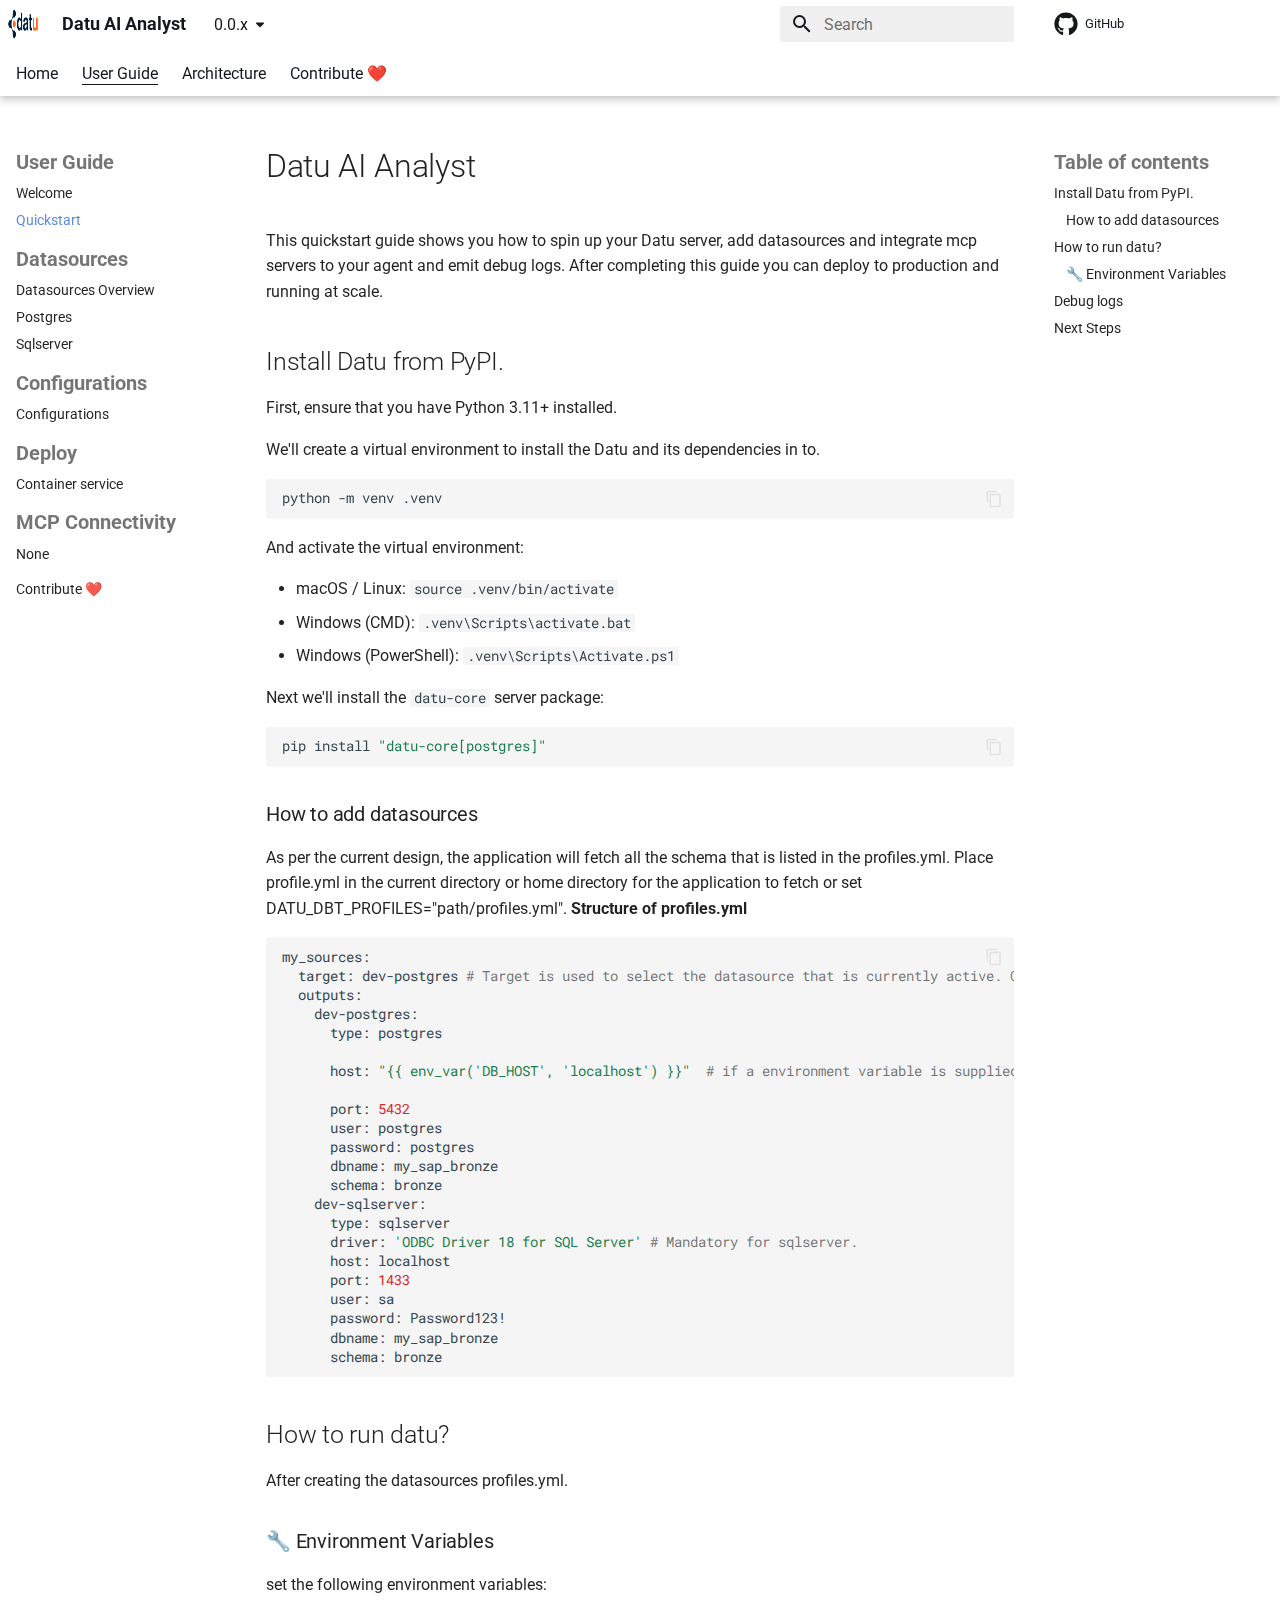
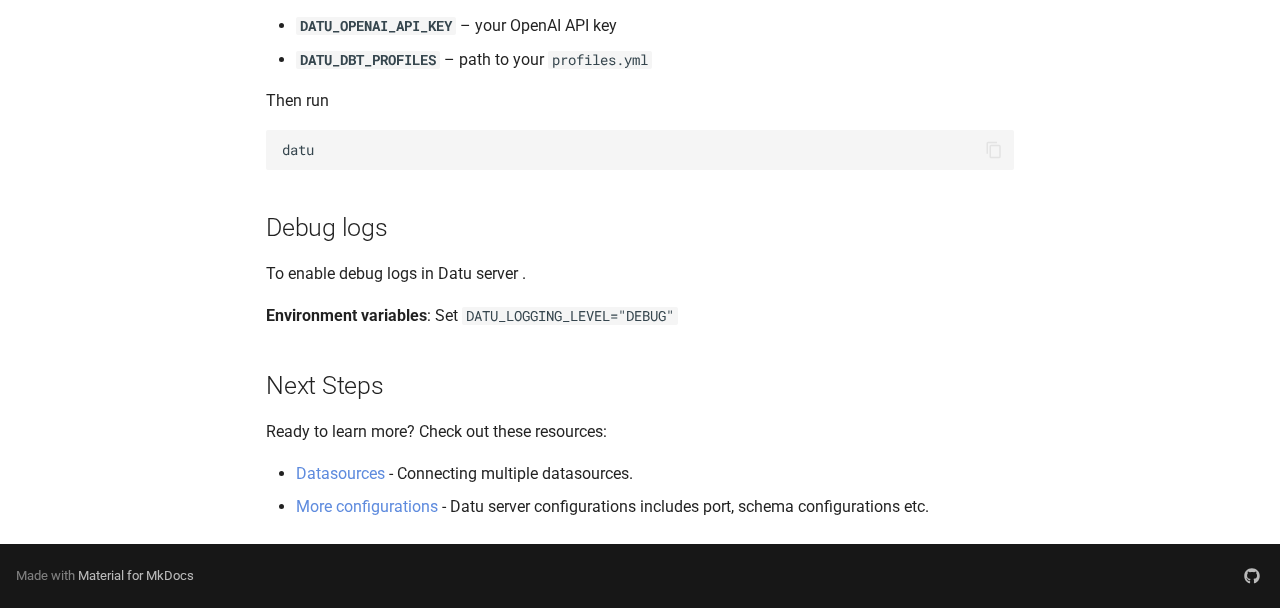
<file: 0.0.x/user-guide/quickstart/index.html>
<!doctype html>
<html lang="en" class="no-js">
  <head>
    
      <meta charset="utf-8">
      <meta name="viewport" content="width=device-width,initial-scale=1">
      
        <meta name="description" content="Datu AI Analyst is a Python SDK for building AI agents that can interact with data, perform analysis, and generate insights. It provides a framework for creating agents that can work with various data sources and tools, enabling developers to build intelligent applications that leverage AI capabilities.">
      
      
        <meta name="author" content="Datuanalytics">
      
      
        <link rel="canonical" href="https://docs.datu.fi/latest/user-guide/quickstart/">
      
      
        <link rel="prev" href="../">
      
      
        <link rel="next" href="../datasources/datasources/">
      
      
      <link rel="icon" href="../../assets/favicon.ico">
      <meta name="generator" content="mkdocs-1.6.1, mkdocs-material-9.6.17">
    
    
      
        <title>Quickstart - Datu AI Analyst</title>
      
    
    
      <link rel="stylesheet" href="../../assets/stylesheets/main.7e37652d.min.css">
      
      


    
    
      
    
    
      
        
        
        
        <link rel="stylesheet" href="../../assets/external/fonts.googleapis.com/css.49ea35f2.css">
        <style>:root{--md-text-font:"Roboto";--md-code-font:"Roboto Mono"}</style>
      
    
    
      <link rel="stylesheet" href="../../assets/_mkdocstrings.css">
    
      <link rel="stylesheet" href="../../stylesheets/extra.css">
    
    <script>__md_scope=new URL("../..",location),__md_hash=e=>[...e].reduce(((e,_)=>(e<<5)-e+_.charCodeAt(0)),0),__md_get=(e,_=localStorage,t=__md_scope)=>JSON.parse(_.getItem(t.pathname+"."+e)),__md_set=(e,_,t=localStorage,a=__md_scope)=>{try{t.setItem(a.pathname+"."+e,JSON.stringify(_))}catch(e){}}</script>
    
      

    
    
    
  </head>
  
  
    <body dir="ltr">
  
    
    <input class="md-toggle" data-md-toggle="drawer" type="checkbox" id="__drawer" autocomplete="off">
    <input class="md-toggle" data-md-toggle="search" type="checkbox" id="__search" autocomplete="off">
    <label class="md-overlay" for="__drawer"></label>
    <div data-md-component="skip">
      
        
        <a href="#datu-ai-analyst" class="md-skip">
          Skip to content
        </a>
      
    </div>
    <div data-md-component="announce">
      
    </div>
    
      <div data-md-color-scheme="default" data-md-component="outdated" hidden>
        
      </div>
    
    
      

  

<header class="md-header md-header--shadow md-header--lifted" data-md-component="header">
  <nav class="md-header__inner md-grid" aria-label="Header">
    <a href="../.." title="Datu AI Analyst" class="md-header__button md-logo" aria-label="Datu AI Analyst" data-md-component="logo">
      
  <img src="../../assets/datusignature.png" alt="logo">

    </a>
    <label class="md-header__button md-icon" for="__drawer">
      
      <svg xmlns="http://www.w3.org/2000/svg" viewBox="0 0 24 24"><path d="M3 6h18v2H3zm0 5h18v2H3zm0 5h18v2H3z"/></svg>
    </label>
    <div class="md-header__title" data-md-component="header-title">
      <div class="md-header__ellipsis">
        <div class="md-header__topic">
          <span class="md-ellipsis">
            Datu AI Analyst
          </span>
        </div>
        <div class="md-header__topic" data-md-component="header-topic">
          <span class="md-ellipsis">
            
              Quickstart
            
          </span>
        </div>
      </div>
    </div>
    
    
      <script>var palette=__md_get("__palette");if(palette&&palette.color){if("(prefers-color-scheme)"===palette.color.media){var media=matchMedia("(prefers-color-scheme: light)"),input=document.querySelector(media.matches?"[data-md-color-media='(prefers-color-scheme: light)']":"[data-md-color-media='(prefers-color-scheme: dark)']");palette.color.media=input.getAttribute("data-md-color-media"),palette.color.scheme=input.getAttribute("data-md-color-scheme"),palette.color.primary=input.getAttribute("data-md-color-primary"),palette.color.accent=input.getAttribute("data-md-color-accent")}for(var[key,value]of Object.entries(palette.color))document.body.setAttribute("data-md-color-"+key,value)}</script>
    
    
    
      
      
        <label class="md-header__button md-icon" for="__search">
          
          <svg xmlns="http://www.w3.org/2000/svg" viewBox="0 0 24 24"><path d="M9.5 3A6.5 6.5 0 0 1 16 9.5c0 1.61-.59 3.09-1.56 4.23l.27.27h.79l5 5-1.5 1.5-5-5v-.79l-.27-.27A6.52 6.52 0 0 1 9.5 16 6.5 6.5 0 0 1 3 9.5 6.5 6.5 0 0 1 9.5 3m0 2C7 5 5 7 5 9.5S7 14 9.5 14 14 12 14 9.5 12 5 9.5 5"/></svg>
        </label>
        <div class="md-search" data-md-component="search" role="dialog">
  <label class="md-search__overlay" for="__search"></label>
  <div class="md-search__inner" role="search">
    <form class="md-search__form" name="search">
      <input type="text" class="md-search__input" name="query" aria-label="Search" placeholder="Search" autocapitalize="off" autocorrect="off" autocomplete="off" spellcheck="false" data-md-component="search-query" required>
      <label class="md-search__icon md-icon" for="__search">
        
        <svg xmlns="http://www.w3.org/2000/svg" viewBox="0 0 24 24"><path d="M9.5 3A6.5 6.5 0 0 1 16 9.5c0 1.61-.59 3.09-1.56 4.23l.27.27h.79l5 5-1.5 1.5-5-5v-.79l-.27-.27A6.52 6.52 0 0 1 9.5 16 6.5 6.5 0 0 1 3 9.5 6.5 6.5 0 0 1 9.5 3m0 2C7 5 5 7 5 9.5S7 14 9.5 14 14 12 14 9.5 12 5 9.5 5"/></svg>
        
        <svg xmlns="http://www.w3.org/2000/svg" viewBox="0 0 24 24"><path d="M20 11v2H8l5.5 5.5-1.42 1.42L4.16 12l7.92-7.92L13.5 5.5 8 11z"/></svg>
      </label>
      <nav class="md-search__options" aria-label="Search">
        
        <button type="reset" class="md-search__icon md-icon" title="Clear" aria-label="Clear" tabindex="-1">
          
          <svg xmlns="http://www.w3.org/2000/svg" viewBox="0 0 24 24"><path d="M19 6.41 17.59 5 12 10.59 6.41 5 5 6.41 10.59 12 5 17.59 6.41 19 12 13.41 17.59 19 19 17.59 13.41 12z"/></svg>
        </button>
      </nav>
      
    </form>
    <div class="md-search__output">
      <div class="md-search__scrollwrap" tabindex="0" data-md-scrollfix>
        <div class="md-search-result" data-md-component="search-result">
          <div class="md-search-result__meta">
            Initializing search
          </div>
          <ol class="md-search-result__list" role="presentation"></ol>
        </div>
      </div>
    </div>
  </div>
</div>
      
    
    
      <div class="md-header__source">
        <a href="https://github.com/Datuanalytics/datu-core" title="Go to repository" class="md-source" data-md-component="source">
  <div class="md-source__icon md-icon">
    
    <svg xmlns="http://www.w3.org/2000/svg" viewBox="0 0 512 512"><!--! Font Awesome Free 7.0.0 by @fontawesome - https://fontawesome.com License - https://fontawesome.com/license/free (Icons: CC BY 4.0, Fonts: SIL OFL 1.1, Code: MIT License) Copyright 2025 Fonticons, Inc.--><path fill="currentColor" d="M173.9 397.4c0 2-2.3 3.6-5.2 3.6-3.3.3-5.6-1.3-5.6-3.6 0-2 2.3-3.6 5.2-3.6 3-.3 5.6 1.3 5.6 3.6m-31.1-4.5c-.7 2 1.3 4.3 4.3 4.9 2.6 1 5.6 0 6.2-2s-1.3-4.3-4.3-5.2c-2.6-.7-5.5.3-6.2 2.3m44.2-1.7c-2.9.7-4.9 2.6-4.6 4.9.3 2 2.9 3.3 5.9 2.6 2.9-.7 4.9-2.6 4.6-4.6-.3-1.9-3-3.2-5.9-2.9M252.8 8C114.1 8 8 113.3 8 252c0 110.9 69.8 205.8 169.5 239.2 12.8 2.3 17.3-5.6 17.3-12.1 0-6.2-.3-40.4-.3-61.4 0 0-70 15-84.7-29.8 0 0-11.4-29.1-27.8-36.6 0 0-22.9-15.7 1.6-15.4 0 0 24.9 2 38.6 25.8 21.9 38.6 58.6 27.5 72.9 20.9 2.3-16 8.8-27.1 16-33.7-55.9-6.2-112.3-14.3-112.3-110.5 0-27.5 7.6-41.3 23.6-58.9-2.6-6.5-11.1-33.3 2.6-67.9 20.9-6.5 69 27 69 27 20-5.6 41.5-8.5 62.8-8.5s42.8 2.9 62.8 8.5c0 0 48.1-33.6 69-27 13.7 34.7 5.2 61.4 2.6 67.9 16 17.7 25.8 31.5 25.8 58.9 0 96.5-58.9 104.2-114.8 110.5 9.2 7.9 17 22.9 17 46.4 0 33.7-.3 75.4-.3 83.6 0 6.5 4.6 14.4 17.3 12.1C436.2 457.8 504 362.9 504 252 504 113.3 391.5 8 252.8 8M105.2 352.9c-1.3 1-1 3.3.7 5.2 1.6 1.6 3.9 2.3 5.2 1 1.3-1 1-3.3-.7-5.2-1.6-1.6-3.9-2.3-5.2-1m-10.8-8.1c-.7 1.3.3 2.9 2.3 3.9 1.6 1 3.6.7 4.3-.7.7-1.3-.3-2.9-2.3-3.9-2-.6-3.6-.3-4.3.7m32.4 35.6c-1.6 1.3-1 4.3 1.3 6.2 2.3 2.3 5.2 2.6 6.5 1 1.3-1.3.7-4.3-1.3-6.2-2.2-2.3-5.2-2.6-6.5-1m-11.4-14.7c-1.6 1-1.6 3.6 0 5.9s4.3 3.3 5.6 2.3c1.6-1.3 1.6-3.9 0-6.2-1.4-2.3-4-3.3-5.6-2"/></svg>
  </div>
  <div class="md-source__repository">
    GitHub
  </div>
</a>
      </div>
    
  </nav>
  
    
      
<nav class="md-tabs" aria-label="Tabs" data-md-component="tabs">
  <div class="md-grid">
    <ul class="md-tabs__list">
      
        
  
  
  
  
    <li class="md-tabs__item">
      <a href="../.." class="md-tabs__link">
        
  
  
    
  
  Home

      </a>
    </li>
  

      
        
  
  
  
    
  
  
    
    
      <li class="md-tabs__item md-tabs__item--active">
        <a href="../" class="md-tabs__link">
          
  
  
  User Guide

        </a>
      </li>
    
  

      
        
  
  
  
  
    
    
      <li class="md-tabs__item">
        <a href="../../architecture/" class="md-tabs__link">
          
  
  
  Architecture

        </a>
      </li>
    
  

      
        
  
  
  
  
    <li class="md-tabs__item">
      <a href="https://github.com/Datuanalytics/datu-core/blob/main/CONTRIBUTING.md" class="md-tabs__link">
        
  
  
    
  
  Contribute ❤️

      </a>
    </li>
  

      
    </ul>
  </div>
</nav>
    
  
</header>
    
    <div class="md-container" data-md-component="container">
      
      
        
      
      <main class="md-main" data-md-component="main">
        <div class="md-main__inner md-grid">
          
            
              
              <div class="md-sidebar md-sidebar--primary" data-md-component="sidebar" data-md-type="navigation" >
                <div class="md-sidebar__scrollwrap">
                  <div class="md-sidebar__inner">
                    


  


<nav class="md-nav md-nav--primary md-nav--lifted" aria-label="Navigation" data-md-level="0">
  <label class="md-nav__title" for="__drawer">
    <a href="../.." title="Datu AI Analyst" class="md-nav__button md-logo" aria-label="Datu AI Analyst" data-md-component="logo">
      
  <img src="../../assets/datusignature.png" alt="logo">

    </a>
    Datu AI Analyst
  </label>
  
    <div class="md-nav__source">
      <a href="https://github.com/Datuanalytics/datu-core" title="Go to repository" class="md-source" data-md-component="source">
  <div class="md-source__icon md-icon">
    
    <svg xmlns="http://www.w3.org/2000/svg" viewBox="0 0 512 512"><!--! Font Awesome Free 7.0.0 by @fontawesome - https://fontawesome.com License - https://fontawesome.com/license/free (Icons: CC BY 4.0, Fonts: SIL OFL 1.1, Code: MIT License) Copyright 2025 Fonticons, Inc.--><path fill="currentColor" d="M173.9 397.4c0 2-2.3 3.6-5.2 3.6-3.3.3-5.6-1.3-5.6-3.6 0-2 2.3-3.6 5.2-3.6 3-.3 5.6 1.3 5.6 3.6m-31.1-4.5c-.7 2 1.3 4.3 4.3 4.9 2.6 1 5.6 0 6.2-2s-1.3-4.3-4.3-5.2c-2.6-.7-5.5.3-6.2 2.3m44.2-1.7c-2.9.7-4.9 2.6-4.6 4.9.3 2 2.9 3.3 5.9 2.6 2.9-.7 4.9-2.6 4.6-4.6-.3-1.9-3-3.2-5.9-2.9M252.8 8C114.1 8 8 113.3 8 252c0 110.9 69.8 205.8 169.5 239.2 12.8 2.3 17.3-5.6 17.3-12.1 0-6.2-.3-40.4-.3-61.4 0 0-70 15-84.7-29.8 0 0-11.4-29.1-27.8-36.6 0 0-22.9-15.7 1.6-15.4 0 0 24.9 2 38.6 25.8 21.9 38.6 58.6 27.5 72.9 20.9 2.3-16 8.8-27.1 16-33.7-55.9-6.2-112.3-14.3-112.3-110.5 0-27.5 7.6-41.3 23.6-58.9-2.6-6.5-11.1-33.3 2.6-67.9 20.9-6.5 69 27 69 27 20-5.6 41.5-8.5 62.8-8.5s42.8 2.9 62.8 8.5c0 0 48.1-33.6 69-27 13.7 34.7 5.2 61.4 2.6 67.9 16 17.7 25.8 31.5 25.8 58.9 0 96.5-58.9 104.2-114.8 110.5 9.2 7.9 17 22.9 17 46.4 0 33.7-.3 75.4-.3 83.6 0 6.5 4.6 14.4 17.3 12.1C436.2 457.8 504 362.9 504 252 504 113.3 391.5 8 252.8 8M105.2 352.9c-1.3 1-1 3.3.7 5.2 1.6 1.6 3.9 2.3 5.2 1 1.3-1 1-3.3-.7-5.2-1.6-1.6-3.9-2.3-5.2-1m-10.8-8.1c-.7 1.3.3 2.9 2.3 3.9 1.6 1 3.6.7 4.3-.7.7-1.3-.3-2.9-2.3-3.9-2-.6-3.6-.3-4.3.7m32.4 35.6c-1.6 1.3-1 4.3 1.3 6.2 2.3 2.3 5.2 2.6 6.5 1 1.3-1.3.7-4.3-1.3-6.2-2.2-2.3-5.2-2.6-6.5-1m-11.4-14.7c-1.6 1-1.6 3.6 0 5.9s4.3 3.3 5.6 2.3c1.6-1.3 1.6-3.9 0-6.2-1.4-2.3-4-3.3-5.6-2"/></svg>
  </div>
  <div class="md-source__repository">
    GitHub
  </div>
</a>
    </div>
  
  <ul class="md-nav__list" data-md-scrollfix>
    
      
      
  
  
  
  
    <li class="md-nav__item">
      <a href="../.." class="md-nav__link">
        
  
  
  <span class="md-ellipsis">
    Home
    
  </span>
  

      </a>
    </li>
  

    
      
      
  
  
    
  
  
  
    
    
    
    
      
        
        
      
      
        
      
    
    
    <li class="md-nav__item md-nav__item--active md-nav__item--section md-nav__item--nested">
      
        
        
        <input class="md-nav__toggle md-toggle " type="checkbox" id="__nav_2" checked>
        
          
          <label class="md-nav__link" for="__nav_2" id="__nav_2_label" tabindex="">
            
  
  
  <span class="md-ellipsis">
    User Guide
    
  </span>
  

            <span class="md-nav__icon md-icon"></span>
          </label>
        
        <nav class="md-nav" data-md-level="1" aria-labelledby="__nav_2_label" aria-expanded="true">
          <label class="md-nav__title" for="__nav_2">
            <span class="md-nav__icon md-icon"></span>
            User Guide
          </label>
          <ul class="md-nav__list" data-md-scrollfix>
            
              
                
  
  
  
  
    <li class="md-nav__item">
      <a href="../" class="md-nav__link">
        
  
  
  <span class="md-ellipsis">
    Welcome
    
  </span>
  

      </a>
    </li>
  

              
            
              
                
  
  
    
  
  
  
    <li class="md-nav__item md-nav__item--active">
      
      <input class="md-nav__toggle md-toggle" type="checkbox" id="__toc">
      
      
        
      
      
        <label class="md-nav__link md-nav__link--active" for="__toc">
          
  
  
  <span class="md-ellipsis">
    Quickstart
    
  </span>
  

          <span class="md-nav__icon md-icon"></span>
        </label>
      
      <a href="./" class="md-nav__link md-nav__link--active">
        
  
  
  <span class="md-ellipsis">
    Quickstart
    
  </span>
  

      </a>
      
        

<nav class="md-nav md-nav--secondary" aria-label="Table of contents">
  
  
  
    
  
  
    <label class="md-nav__title" for="__toc">
      <span class="md-nav__icon md-icon"></span>
      Table of contents
    </label>
    <ul class="md-nav__list" data-md-component="toc" data-md-scrollfix>
      
        <li class="md-nav__item">
  <a href="#install-datu-from-pypi" class="md-nav__link">
    <span class="md-ellipsis">
      Install Datu from PyPI.
    </span>
  </a>
  
    <nav class="md-nav" aria-label="Install Datu from PyPI.">
      <ul class="md-nav__list">
        
          <li class="md-nav__item">
  <a href="#how-to-add-datasources" class="md-nav__link">
    <span class="md-ellipsis">
      How to add datasources
    </span>
  </a>
  
</li>
        
      </ul>
    </nav>
  
</li>
      
        <li class="md-nav__item">
  <a href="#how-to-run-datu" class="md-nav__link">
    <span class="md-ellipsis">
      How to run datu?
    </span>
  </a>
  
    <nav class="md-nav" aria-label="How to run datu?">
      <ul class="md-nav__list">
        
          <li class="md-nav__item">
  <a href="#environment-variables" class="md-nav__link">
    <span class="md-ellipsis">
      🔧 Environment Variables
    </span>
  </a>
  
</li>
        
      </ul>
    </nav>
  
</li>
      
        <li class="md-nav__item">
  <a href="#debug-logs" class="md-nav__link">
    <span class="md-ellipsis">
      Debug logs
    </span>
  </a>
  
</li>
      
        <li class="md-nav__item">
  <a href="#next-steps" class="md-nav__link">
    <span class="md-ellipsis">
      Next Steps
    </span>
  </a>
  
</li>
      
    </ul>
  
</nav>
      
    </li>
  

              
            
              
                
  
  
  
  
    
    
    
    
      
      
        
          
          
        
      
    
    
    <li class="md-nav__item md-nav__item--section md-nav__item--nested">
      
        
        
        <input class="md-nav__toggle md-toggle " type="checkbox" id="__nav_2_3" >
        
          
          <label class="md-nav__link" for="__nav_2_3" id="__nav_2_3_label" tabindex="">
            
  
  
  <span class="md-ellipsis">
    Datasources
    
  </span>
  

            <span class="md-nav__icon md-icon"></span>
          </label>
        
        <nav class="md-nav" data-md-level="2" aria-labelledby="__nav_2_3_label" aria-expanded="false">
          <label class="md-nav__title" for="__nav_2_3">
            <span class="md-nav__icon md-icon"></span>
            Datasources
          </label>
          <ul class="md-nav__list" data-md-scrollfix>
            
              
                
  
  
  
  
    <li class="md-nav__item">
      <a href="../datasources/datasources/" class="md-nav__link">
        
  
  
  <span class="md-ellipsis">
    Datasources Overview
    
  </span>
  

      </a>
    </li>
  

              
            
              
                
  
  
  
  
    <li class="md-nav__item">
      <a href="../datasources/postgres/" class="md-nav__link">
        
  
  
  <span class="md-ellipsis">
    Postgres
    
  </span>
  

      </a>
    </li>
  

              
            
              
                
  
  
  
  
    <li class="md-nav__item">
      <a href="../datasources/sqlserver/" class="md-nav__link">
        
  
  
  <span class="md-ellipsis">
    Sqlserver
    
  </span>
  

      </a>
    </li>
  

              
            
          </ul>
        </nav>
      
    </li>
  

              
            
              
                
  
  
  
  
    
    
    
    
      
      
        
          
          
        
      
    
    
    <li class="md-nav__item md-nav__item--section md-nav__item--nested">
      
        
        
        <input class="md-nav__toggle md-toggle " type="checkbox" id="__nav_2_4" >
        
          
          <label class="md-nav__link" for="__nav_2_4" id="__nav_2_4_label" tabindex="">
            
  
  
  <span class="md-ellipsis">
    Configurations
    
  </span>
  

            <span class="md-nav__icon md-icon"></span>
          </label>
        
        <nav class="md-nav" data-md-level="2" aria-labelledby="__nav_2_4_label" aria-expanded="false">
          <label class="md-nav__title" for="__nav_2_4">
            <span class="md-nav__icon md-icon"></span>
            Configurations
          </label>
          <ul class="md-nav__list" data-md-scrollfix>
            
              
                
  
  
  
  
    <li class="md-nav__item">
      <a href="../configurations/" class="md-nav__link">
        
  
  
  <span class="md-ellipsis">
    Configurations
    
  </span>
  

      </a>
    </li>
  

              
            
          </ul>
        </nav>
      
    </li>
  

              
            
              
                
  
  
  
  
    
    
    
    
      
      
        
          
          
        
      
    
    
    <li class="md-nav__item md-nav__item--section md-nav__item--nested">
      
        
        
        <input class="md-nav__toggle md-toggle " type="checkbox" id="__nav_2_5" >
        
          
          <label class="md-nav__link" for="__nav_2_5" id="__nav_2_5_label" tabindex="">
            
  
  
  <span class="md-ellipsis">
    Deploy
    
  </span>
  

            <span class="md-nav__icon md-icon"></span>
          </label>
        
        <nav class="md-nav" data-md-level="2" aria-labelledby="__nav_2_5_label" aria-expanded="false">
          <label class="md-nav__title" for="__nav_2_5">
            <span class="md-nav__icon md-icon"></span>
            Deploy
          </label>
          <ul class="md-nav__list" data-md-scrollfix>
            
              
                
  
  
  
  
    <li class="md-nav__item">
      <a href="../deploy/deploy_as_container_service/" class="md-nav__link">
        
  
  
  <span class="md-ellipsis">
    Container service
    
  </span>
  

      </a>
    </li>
  

              
            
          </ul>
        </nav>
      
    </li>
  

              
            
              
                
  
  
  
  
    
    
    
    
      
      
        
          
          
        
      
    
    
    <li class="md-nav__item md-nav__item--section md-nav__item--nested">
      
        
        
        <input class="md-nav__toggle md-toggle " type="checkbox" id="__nav_2_6" >
        
          
          <label class="md-nav__link" for="__nav_2_6" id="__nav_2_6_label" tabindex="">
            
  
  
  <span class="md-ellipsis">
    MCP Connectivity
    
  </span>
  

            <span class="md-nav__icon md-icon"></span>
          </label>
        
        <nav class="md-nav" data-md-level="2" aria-labelledby="__nav_2_6_label" aria-expanded="false">
          <label class="md-nav__title" for="__nav_2_6">
            <span class="md-nav__icon md-icon"></span>
            MCP Connectivity
          </label>
          <ul class="md-nav__list" data-md-scrollfix>
            
              
                
  
  
  
  
    <li class="md-nav__item">
      <a href="../MCP Connectivity/mcp_connectivity.md" class="md-nav__link">
        
  
  
  <span class="md-ellipsis">
    None
    
  </span>
  

      </a>
    </li>
  

              
            
          </ul>
        </nav>
      
    </li>
  

              
            
              
                
  
  
  
  
    <li class="md-nav__item">
      <a href="https://github.com/Datuanalytics/datu-core/blob/main/CONTRIBUTING.md" class="md-nav__link">
        
  
  
  <span class="md-ellipsis">
    Contribute ❤️
    
  </span>
  

      </a>
    </li>
  

              
            
          </ul>
        </nav>
      
    </li>
  

    
      
      
  
  
  
  
    
    
    
    
      
      
        
      
    
    
    <li class="md-nav__item md-nav__item--nested">
      
        
        
        <input class="md-nav__toggle md-toggle " type="checkbox" id="__nav_3" >
        
          
          <label class="md-nav__link" for="__nav_3" id="__nav_3_label" tabindex="0">
            
  
  
  <span class="md-ellipsis">
    Architecture
    
  </span>
  

            <span class="md-nav__icon md-icon"></span>
          </label>
        
        <nav class="md-nav" data-md-level="1" aria-labelledby="__nav_3_label" aria-expanded="false">
          <label class="md-nav__title" for="__nav_3">
            <span class="md-nav__icon md-icon"></span>
            Architecture
          </label>
          <ul class="md-nav__list" data-md-scrollfix>
            
              
                
  
  
  
  
    <li class="md-nav__item">
      <a href="../../architecture/" class="md-nav__link">
        
  
  
  <span class="md-ellipsis">
    Overview
    
  </span>
  

      </a>
    </li>
  

              
            
          </ul>
        </nav>
      
    </li>
  

    
      
      
  
  
  
  
    <li class="md-nav__item">
      <a href="https://github.com/Datuanalytics/datu-core/blob/main/CONTRIBUTING.md" class="md-nav__link">
        
  
  
  <span class="md-ellipsis">
    Contribute ❤️
    
  </span>
  

      </a>
    </li>
  

    
  </ul>
</nav>
                  </div>
                </div>
              </div>
            
            
              
              <div class="md-sidebar md-sidebar--secondary" data-md-component="sidebar" data-md-type="toc" >
                <div class="md-sidebar__scrollwrap">
                  <div class="md-sidebar__inner">
                    

<nav class="md-nav md-nav--secondary" aria-label="Table of contents">
  
  
  
    
  
  
    <label class="md-nav__title" for="__toc">
      <span class="md-nav__icon md-icon"></span>
      Table of contents
    </label>
    <ul class="md-nav__list" data-md-component="toc" data-md-scrollfix>
      
        <li class="md-nav__item">
  <a href="#install-datu-from-pypi" class="md-nav__link">
    <span class="md-ellipsis">
      Install Datu from PyPI.
    </span>
  </a>
  
    <nav class="md-nav" aria-label="Install Datu from PyPI.">
      <ul class="md-nav__list">
        
          <li class="md-nav__item">
  <a href="#how-to-add-datasources" class="md-nav__link">
    <span class="md-ellipsis">
      How to add datasources
    </span>
  </a>
  
</li>
        
      </ul>
    </nav>
  
</li>
      
        <li class="md-nav__item">
  <a href="#how-to-run-datu" class="md-nav__link">
    <span class="md-ellipsis">
      How to run datu?
    </span>
  </a>
  
    <nav class="md-nav" aria-label="How to run datu?">
      <ul class="md-nav__list">
        
          <li class="md-nav__item">
  <a href="#environment-variables" class="md-nav__link">
    <span class="md-ellipsis">
      🔧 Environment Variables
    </span>
  </a>
  
</li>
        
      </ul>
    </nav>
  
</li>
      
        <li class="md-nav__item">
  <a href="#debug-logs" class="md-nav__link">
    <span class="md-ellipsis">
      Debug logs
    </span>
  </a>
  
</li>
      
        <li class="md-nav__item">
  <a href="#next-steps" class="md-nav__link">
    <span class="md-ellipsis">
      Next Steps
    </span>
  </a>
  
</li>
      
    </ul>
  
</nav>
                  </div>
                </div>
              </div>
            
          
          
            <div class="md-content" data-md-component="content">
              <article class="md-content__inner md-typeset">
                
                  


  
  


<h1 id="datu-ai-analyst">Datu AI Analyst</h1>
<p>This quickstart guide shows you how to spin up your Datu server, add datasources and integrate mcp servers to your agent and emit debug logs.
After completing this guide you can deploy to production and running at scale.</p>
<h2 id="install-datu-from-pypi">Install Datu from PyPI.</h2>
<p>First, ensure that you have Python 3.11+ installed.</p>
<p>We'll create a virtual environment to install the Datu and its dependencies in to.</p>
<div class="highlight"><pre><span></span><code>python<span class="w"> </span>-m<span class="w"> </span>venv<span class="w"> </span>.venv
</code></pre></div>
<p>And activate the virtual environment:</p>
<ul>
<li>macOS / Linux: <code>source .venv/bin/activate</code></li>
<li>Windows (CMD): <code>.venv\Scripts\activate.bat</code></li>
<li>Windows (PowerShell): <code>.venv\Scripts\Activate.ps1</code></li>
</ul>
<p>Next we'll install the <code>datu-core</code> server package:</p>
<div class="highlight"><pre><span></span><code>pip<span class="w"> </span>install<span class="w"> </span><span class="s2">&quot;datu-core[postgres]&quot;</span>
</code></pre></div>
<h3 id="how-to-add-datasources">How to add datasources</h3>
<p>As per the current design, the application will fetch all the schema that is listed in the profiles.yml. Place profile.yml in the current directory or home directory for the application to fetch or set DATU_DBT_PROFILES="path/profiles.yml".
<strong>Structure of profiles.yml</strong></p>
<div class="highlight"><pre><span></span><code>my_sources:
<span class="w">  </span>target:<span class="w"> </span>dev-postgres<span class="w"> </span><span class="c1"># Target is used to select the datasource that is currently active. Change this if you would like to use a different datasource.</span>
<span class="w">  </span>outputs:
<span class="w">    </span>dev-postgres:
<span class="w">      </span>type:<span class="w"> </span>postgres

<span class="w">      </span>host:<span class="w"> </span><span class="s2">&quot;{{ env_var(&#39;DB_HOST&#39;, &#39;localhost&#39;) }}&quot;</span><span class="w">  </span><span class="c1"># if a environment variable is supplied that gets priority. This is useful for not hardcoding.</span>

<span class="w">      </span>port:<span class="w"> </span><span class="m">5432</span>
<span class="w">      </span>user:<span class="w"> </span>postgres
<span class="w">      </span>password:<span class="w"> </span>postgres
<span class="w">      </span>dbname:<span class="w"> </span>my_sap_bronze
<span class="w">      </span>schema:<span class="w"> </span>bronze
<span class="w">    </span>dev-sqlserver:
<span class="w">      </span>type:<span class="w"> </span>sqlserver
<span class="w">      </span>driver:<span class="w"> </span><span class="s1">&#39;ODBC Driver 18 for SQL Server&#39;</span><span class="w"> </span><span class="c1"># Mandatory for sqlserver.</span>
<span class="w">      </span>host:<span class="w"> </span>localhost
<span class="w">      </span>port:<span class="w"> </span><span class="m">1433</span>
<span class="w">      </span>user:<span class="w"> </span>sa
<span class="w">      </span>password:<span class="w"> </span>Password123!
<span class="w">      </span>dbname:<span class="w"> </span>my_sap_bronze
<span class="w">      </span>schema:<span class="w"> </span>bronze
</code></pre></div>
<h2 id="how-to-run-datu">How to run datu?</h2>
<p>After creating the datasources profiles.yml.</p>
<h3 id="environment-variables">🔧 Environment Variables</h3>
<p>set the following environment variables:  </p>
<ul>
<li><strong><code>DATU_OPENAI_API_KEY</code></strong> – your OpenAI API key  </li>
<li><strong><code>DATU_DBT_PROFILES</code></strong> – path to your <code>profiles.yml</code> </li>
</ul>
<p>Then run</p>
<div class="highlight"><pre><span></span><code>datu
</code></pre></div>
<h2 id="debug-logs">Debug logs</h2>
<p>To enable debug logs in Datu server .</p>
<p><strong>Environment variables</strong>: Set <code>DATU_LOGGING_LEVEL="DEBUG"</code></p>
<h2 id="next-steps">Next Steps</h2>
<p>Ready to learn more? Check out these resources:</p>
<ul>
<li><a href="../datasources/datasources/">Datasources</a> - Connecting multiple datasources.</li>
<li><a href="../configurations/">More configurations</a> - Datu server configurations includes port, schema configurations etc.</li>
</ul>












                
              </article>
            </div>
          
          
<script>var target=document.getElementById(location.hash.slice(1));target&&target.name&&(target.checked=target.name.startsWith("__tabbed_"))</script>
        </div>
        
          <button type="button" class="md-top md-icon" data-md-component="top" hidden>
  
  <svg xmlns="http://www.w3.org/2000/svg" viewBox="0 0 24 24"><path d="M13 20h-2V8l-5.5 5.5-1.42-1.42L12 4.16l7.92 7.92-1.42 1.42L13 8z"/></svg>
  Back to top
</button>
        
      </main>
      
        <footer class="md-footer">
  
  <div class="md-footer-meta md-typeset">
    <div class="md-footer-meta__inner md-grid">
      <div class="md-copyright">
  
  
    Made with
    <a href="https://squidfunk.github.io/mkdocs-material/" target="_blank" rel="noopener">
      Material for MkDocs
    </a>
  
</div>
      
        <div class="md-social">
  
    
    
    
    
    <a href="" target="_blank" rel="noopener" title="" class="md-social__link">
      <svg xmlns="http://www.w3.org/2000/svg" viewBox="0 0 512 512"><!--! Font Awesome Free 7.0.0 by @fontawesome - https://fontawesome.com License - https://fontawesome.com/license/free (Icons: CC BY 4.0, Fonts: SIL OFL 1.1, Code: MIT License) Copyright 2025 Fonticons, Inc.--><path fill="currentColor" d="M173.9 397.4c0 2-2.3 3.6-5.2 3.6-3.3.3-5.6-1.3-5.6-3.6 0-2 2.3-3.6 5.2-3.6 3-.3 5.6 1.3 5.6 3.6m-31.1-4.5c-.7 2 1.3 4.3 4.3 4.9 2.6 1 5.6 0 6.2-2s-1.3-4.3-4.3-5.2c-2.6-.7-5.5.3-6.2 2.3m44.2-1.7c-2.9.7-4.9 2.6-4.6 4.9.3 2 2.9 3.3 5.9 2.6 2.9-.7 4.9-2.6 4.6-4.6-.3-1.9-3-3.2-5.9-2.9M252.8 8C114.1 8 8 113.3 8 252c0 110.9 69.8 205.8 169.5 239.2 12.8 2.3 17.3-5.6 17.3-12.1 0-6.2-.3-40.4-.3-61.4 0 0-70 15-84.7-29.8 0 0-11.4-29.1-27.8-36.6 0 0-22.9-15.7 1.6-15.4 0 0 24.9 2 38.6 25.8 21.9 38.6 58.6 27.5 72.9 20.9 2.3-16 8.8-27.1 16-33.7-55.9-6.2-112.3-14.3-112.3-110.5 0-27.5 7.6-41.3 23.6-58.9-2.6-6.5-11.1-33.3 2.6-67.9 20.9-6.5 69 27 69 27 20-5.6 41.5-8.5 62.8-8.5s42.8 2.9 62.8 8.5c0 0 48.1-33.6 69-27 13.7 34.7 5.2 61.4 2.6 67.9 16 17.7 25.8 31.5 25.8 58.9 0 96.5-58.9 104.2-114.8 110.5 9.2 7.9 17 22.9 17 46.4 0 33.7-.3 75.4-.3 83.6 0 6.5 4.6 14.4 17.3 12.1C436.2 457.8 504 362.9 504 252 504 113.3 391.5 8 252.8 8M105.2 352.9c-1.3 1-1 3.3.7 5.2 1.6 1.6 3.9 2.3 5.2 1 1.3-1 1-3.3-.7-5.2-1.6-1.6-3.9-2.3-5.2-1m-10.8-8.1c-.7 1.3.3 2.9 2.3 3.9 1.6 1 3.6.7 4.3-.7.7-1.3-.3-2.9-2.3-3.9-2-.6-3.6-.3-4.3.7m32.4 35.6c-1.6 1.3-1 4.3 1.3 6.2 2.3 2.3 5.2 2.6 6.5 1 1.3-1.3.7-4.3-1.3-6.2-2.2-2.3-5.2-2.6-6.5-1m-11.4-14.7c-1.6 1-1.6 3.6 0 5.9s4.3 3.3 5.6 2.3c1.6-1.3 1.6-3.9 0-6.2-1.4-2.3-4-3.3-5.6-2"/></svg>
    </a>
  
</div>
      
    </div>
  </div>
</footer>
      
    </div>
    <div class="md-dialog" data-md-component="dialog">
      <div class="md-dialog__inner md-typeset"></div>
    </div>
    
      <div class="md-progress" data-md-component="progress" role="progressbar"></div>
    
    
    
      
      <script id="__config" type="application/json">{"base": "../..", "features": ["content.code.copy", "content.code.select", "navigation.instant", "navigation.instant.prefetch", "navigation.instant.progress", "navigation.tabs", "navigation.tabs.sticky", "navigation.sections", "navigation.top", "search.highlight", "content.code.copy"], "search": "../../assets/javascripts/workers/search.973d3a69.min.js", "tags": null, "translations": {"clipboard.copied": "Copied to clipboard", "clipboard.copy": "Copy to clipboard", "search.result.more.one": "1 more on this page", "search.result.more.other": "# more on this page", "search.result.none": "No matching documents", "search.result.one": "1 matching document", "search.result.other": "# matching documents", "search.result.placeholder": "Type to start searching", "search.result.term.missing": "Missing", "select.version": "Select version"}, "version": {"provider": "mike"}}</script>
    
    
      <script src="../../assets/javascripts/bundle.92b07e13.min.js"></script>
      
    
  </body>
</html>
</file>
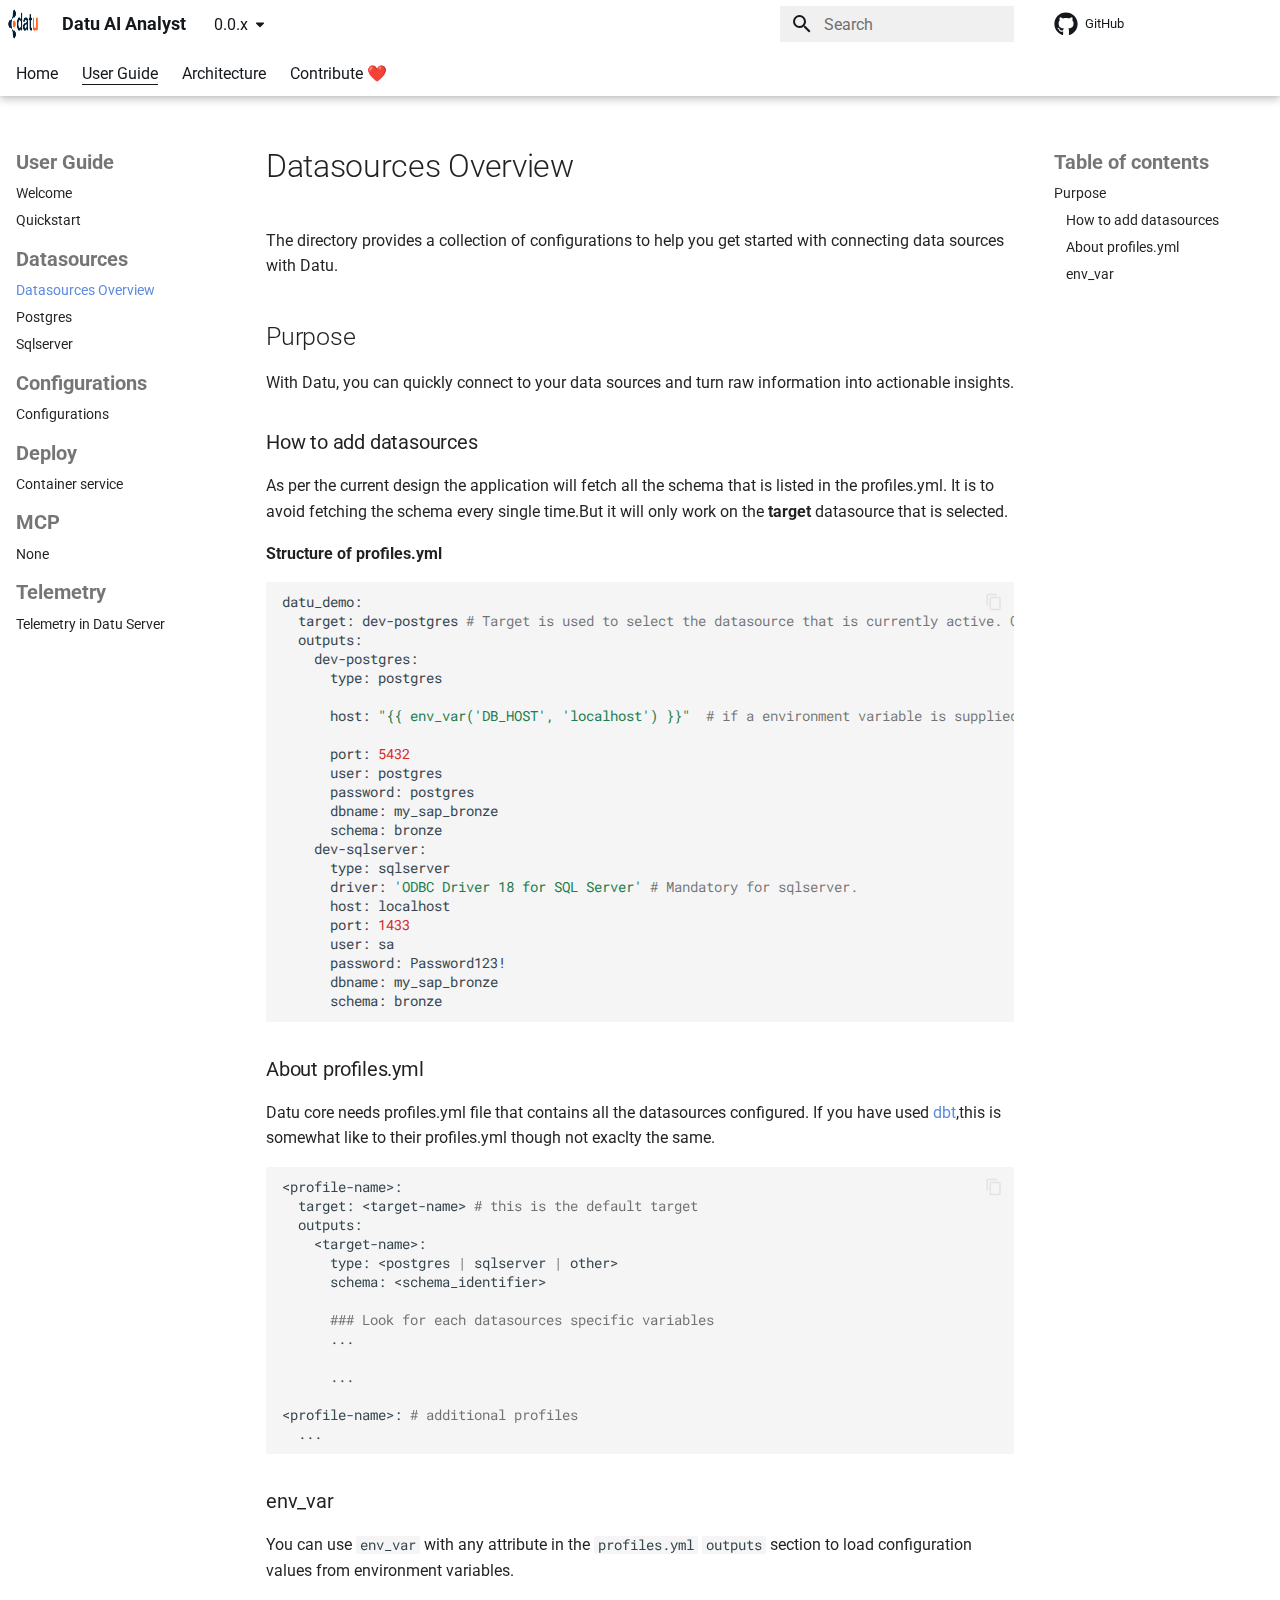
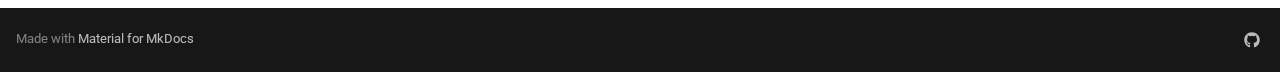
<file: 0.0.x/user-guide/datasources/datasources/index.html>
<!doctype html>
<html lang="en" class="no-js">
  <head>
    
      <meta charset="utf-8">
      <meta name="viewport" content="width=device-width,initial-scale=1">
      
        <meta name="description" content="Datu AI Analyst is a Python SDK for building AI agents that can interact with data, perform analysis, and generate insights. It provides a framework for creating agents that can work with various data sources and tools, enabling developers to build intelligent applications that leverage AI capabilities.">
      
      
        <meta name="author" content="Datuanalytics">
      
      
        <link rel="canonical" href="https://docs.datu.fi/latest/user-guide/datasources/datasources/">
      
      
        <link rel="prev" href="../../quickstart/">
      
      
        <link rel="next" href="../postgres/">
      
      
      <link rel="icon" href="../../../assets/favicon.ico">
      <meta name="generator" content="mkdocs-1.6.1, mkdocs-material-9.6.19">
    
    
      
        <title>Datasources Overview - Datu AI Analyst</title>
      
    
    
      <link rel="stylesheet" href="../../../assets/stylesheets/main.7e37652d.min.css">
      
      


    
    
      
    
    
      
        
        
        
        <link rel="stylesheet" href="../../../assets/external/fonts.googleapis.com/css.49ea35f2.css">
        <style>:root{--md-text-font:"Roboto";--md-code-font:"Roboto Mono"}</style>
      
    
    
      <link rel="stylesheet" href="../../../assets/_mkdocstrings.css">
    
      <link rel="stylesheet" href="../../../stylesheets/extra.css">
    
    <script>__md_scope=new URL("../../..",location),__md_hash=e=>[...e].reduce(((e,_)=>(e<<5)-e+_.charCodeAt(0)),0),__md_get=(e,_=localStorage,t=__md_scope)=>JSON.parse(_.getItem(t.pathname+"."+e)),__md_set=(e,_,t=localStorage,a=__md_scope)=>{try{t.setItem(a.pathname+"."+e,JSON.stringify(_))}catch(e){}}</script>
    
      

    
    
    
  </head>
  
  
    <body dir="ltr">
  
    
    <input class="md-toggle" data-md-toggle="drawer" type="checkbox" id="__drawer" autocomplete="off">
    <input class="md-toggle" data-md-toggle="search" type="checkbox" id="__search" autocomplete="off">
    <label class="md-overlay" for="__drawer"></label>
    <div data-md-component="skip">
      
        
        <a href="#datasources-overview" class="md-skip">
          Skip to content
        </a>
      
    </div>
    <div data-md-component="announce">
      
    </div>
    
      <div data-md-color-scheme="default" data-md-component="outdated" hidden>
        
      </div>
    
    
      

  

<header class="md-header md-header--shadow md-header--lifted" data-md-component="header">
  <nav class="md-header__inner md-grid" aria-label="Header">
    <a href="../../.." title="Datu AI Analyst" class="md-header__button md-logo" aria-label="Datu AI Analyst" data-md-component="logo">
      
  <img src="../../../assets/datusignature.png" alt="logo">

    </a>
    <label class="md-header__button md-icon" for="__drawer">
      
      <svg xmlns="http://www.w3.org/2000/svg" viewBox="0 0 24 24"><path d="M3 6h18v2H3zm0 5h18v2H3zm0 5h18v2H3z"/></svg>
    </label>
    <div class="md-header__title" data-md-component="header-title">
      <div class="md-header__ellipsis">
        <div class="md-header__topic">
          <span class="md-ellipsis">
            Datu AI Analyst
          </span>
        </div>
        <div class="md-header__topic" data-md-component="header-topic">
          <span class="md-ellipsis">
            
              Datasources Overview
            
          </span>
        </div>
      </div>
    </div>
    
    
      <script>var palette=__md_get("__palette");if(palette&&palette.color){if("(prefers-color-scheme)"===palette.color.media){var media=matchMedia("(prefers-color-scheme: light)"),input=document.querySelector(media.matches?"[data-md-color-media='(prefers-color-scheme: light)']":"[data-md-color-media='(prefers-color-scheme: dark)']");palette.color.media=input.getAttribute("data-md-color-media"),palette.color.scheme=input.getAttribute("data-md-color-scheme"),palette.color.primary=input.getAttribute("data-md-color-primary"),palette.color.accent=input.getAttribute("data-md-color-accent")}for(var[key,value]of Object.entries(palette.color))document.body.setAttribute("data-md-color-"+key,value)}</script>
    
    
    
      
      
        <label class="md-header__button md-icon" for="__search">
          
          <svg xmlns="http://www.w3.org/2000/svg" viewBox="0 0 24 24"><path d="M9.5 3A6.5 6.5 0 0 1 16 9.5c0 1.61-.59 3.09-1.56 4.23l.27.27h.79l5 5-1.5 1.5-5-5v-.79l-.27-.27A6.52 6.52 0 0 1 9.5 16 6.5 6.5 0 0 1 3 9.5 6.5 6.5 0 0 1 9.5 3m0 2C7 5 5 7 5 9.5S7 14 9.5 14 14 12 14 9.5 12 5 9.5 5"/></svg>
        </label>
        <div class="md-search" data-md-component="search" role="dialog">
  <label class="md-search__overlay" for="__search"></label>
  <div class="md-search__inner" role="search">
    <form class="md-search__form" name="search">
      <input type="text" class="md-search__input" name="query" aria-label="Search" placeholder="Search" autocapitalize="off" autocorrect="off" autocomplete="off" spellcheck="false" data-md-component="search-query" required>
      <label class="md-search__icon md-icon" for="__search">
        
        <svg xmlns="http://www.w3.org/2000/svg" viewBox="0 0 24 24"><path d="M9.5 3A6.5 6.5 0 0 1 16 9.5c0 1.61-.59 3.09-1.56 4.23l.27.27h.79l5 5-1.5 1.5-5-5v-.79l-.27-.27A6.52 6.52 0 0 1 9.5 16 6.5 6.5 0 0 1 3 9.5 6.5 6.5 0 0 1 9.5 3m0 2C7 5 5 7 5 9.5S7 14 9.5 14 14 12 14 9.5 12 5 9.5 5"/></svg>
        
        <svg xmlns="http://www.w3.org/2000/svg" viewBox="0 0 24 24"><path d="M20 11v2H8l5.5 5.5-1.42 1.42L4.16 12l7.92-7.92L13.5 5.5 8 11z"/></svg>
      </label>
      <nav class="md-search__options" aria-label="Search">
        
        <button type="reset" class="md-search__icon md-icon" title="Clear" aria-label="Clear" tabindex="-1">
          
          <svg xmlns="http://www.w3.org/2000/svg" viewBox="0 0 24 24"><path d="M19 6.41 17.59 5 12 10.59 6.41 5 5 6.41 10.59 12 5 17.59 6.41 19 12 13.41 17.59 19 19 17.59 13.41 12z"/></svg>
        </button>
      </nav>
      
    </form>
    <div class="md-search__output">
      <div class="md-search__scrollwrap" tabindex="0" data-md-scrollfix>
        <div class="md-search-result" data-md-component="search-result">
          <div class="md-search-result__meta">
            Initializing search
          </div>
          <ol class="md-search-result__list" role="presentation"></ol>
        </div>
      </div>
    </div>
  </div>
</div>
      
    
    
      <div class="md-header__source">
        <a href="https://github.com/Datuanalytics/datu-core" title="Go to repository" class="md-source" data-md-component="source">
  <div class="md-source__icon md-icon">
    
    <svg xmlns="http://www.w3.org/2000/svg" viewBox="0 0 512 512"><!--! Font Awesome Free 7.0.0 by @fontawesome - https://fontawesome.com License - https://fontawesome.com/license/free (Icons: CC BY 4.0, Fonts: SIL OFL 1.1, Code: MIT License) Copyright 2025 Fonticons, Inc.--><path fill="currentColor" d="M173.9 397.4c0 2-2.3 3.6-5.2 3.6-3.3.3-5.6-1.3-5.6-3.6 0-2 2.3-3.6 5.2-3.6 3-.3 5.6 1.3 5.6 3.6m-31.1-4.5c-.7 2 1.3 4.3 4.3 4.9 2.6 1 5.6 0 6.2-2s-1.3-4.3-4.3-5.2c-2.6-.7-5.5.3-6.2 2.3m44.2-1.7c-2.9.7-4.9 2.6-4.6 4.9.3 2 2.9 3.3 5.9 2.6 2.9-.7 4.9-2.6 4.6-4.6-.3-1.9-3-3.2-5.9-2.9M252.8 8C114.1 8 8 113.3 8 252c0 110.9 69.8 205.8 169.5 239.2 12.8 2.3 17.3-5.6 17.3-12.1 0-6.2-.3-40.4-.3-61.4 0 0-70 15-84.7-29.8 0 0-11.4-29.1-27.8-36.6 0 0-22.9-15.7 1.6-15.4 0 0 24.9 2 38.6 25.8 21.9 38.6 58.6 27.5 72.9 20.9 2.3-16 8.8-27.1 16-33.7-55.9-6.2-112.3-14.3-112.3-110.5 0-27.5 7.6-41.3 23.6-58.9-2.6-6.5-11.1-33.3 2.6-67.9 20.9-6.5 69 27 69 27 20-5.6 41.5-8.5 62.8-8.5s42.8 2.9 62.8 8.5c0 0 48.1-33.6 69-27 13.7 34.7 5.2 61.4 2.6 67.9 16 17.7 25.8 31.5 25.8 58.9 0 96.5-58.9 104.2-114.8 110.5 9.2 7.9 17 22.9 17 46.4 0 33.7-.3 75.4-.3 83.6 0 6.5 4.6 14.4 17.3 12.1C436.2 457.8 504 362.9 504 252 504 113.3 391.5 8 252.8 8M105.2 352.9c-1.3 1-1 3.3.7 5.2 1.6 1.6 3.9 2.3 5.2 1 1.3-1 1-3.3-.7-5.2-1.6-1.6-3.9-2.3-5.2-1m-10.8-8.1c-.7 1.3.3 2.9 2.3 3.9 1.6 1 3.6.7 4.3-.7.7-1.3-.3-2.9-2.3-3.9-2-.6-3.6-.3-4.3.7m32.4 35.6c-1.6 1.3-1 4.3 1.3 6.2 2.3 2.3 5.2 2.6 6.5 1 1.3-1.3.7-4.3-1.3-6.2-2.2-2.3-5.2-2.6-6.5-1m-11.4-14.7c-1.6 1-1.6 3.6 0 5.9s4.3 3.3 5.6 2.3c1.6-1.3 1.6-3.9 0-6.2-1.4-2.3-4-3.3-5.6-2"/></svg>
  </div>
  <div class="md-source__repository">
    GitHub
  </div>
</a>
      </div>
    
  </nav>
  
    
      
<nav class="md-tabs" aria-label="Tabs" data-md-component="tabs">
  <div class="md-grid">
    <ul class="md-tabs__list">
      
        
  
  
  
  
    <li class="md-tabs__item">
      <a href="../../.." class="md-tabs__link">
        
  
  
    
  
  Home

      </a>
    </li>
  

      
        
  
  
  
    
  
  
    
    
      <li class="md-tabs__item md-tabs__item--active">
        <a href="../../" class="md-tabs__link">
          
  
  
  User Guide

        </a>
      </li>
    
  

      
        
  
  
  
  
    
    
      <li class="md-tabs__item">
        <a href="../../../architecture/" class="md-tabs__link">
          
  
  
  Architecture

        </a>
      </li>
    
  

      
        
  
  
  
  
    <li class="md-tabs__item">
      <a href="https://github.com/Datuanalytics/datu-core/blob/main/CONTRIBUTING.md" class="md-tabs__link">
        
  
  
    
  
  Contribute ❤️

      </a>
    </li>
  

      
    </ul>
  </div>
</nav>
    
  
</header>
    
    <div class="md-container" data-md-component="container">
      
      
        
      
      <main class="md-main" data-md-component="main">
        <div class="md-main__inner md-grid">
          
            
              
              <div class="md-sidebar md-sidebar--primary" data-md-component="sidebar" data-md-type="navigation" >
                <div class="md-sidebar__scrollwrap">
                  <div class="md-sidebar__inner">
                    


  


<nav class="md-nav md-nav--primary md-nav--lifted" aria-label="Navigation" data-md-level="0">
  <label class="md-nav__title" for="__drawer">
    <a href="../../.." title="Datu AI Analyst" class="md-nav__button md-logo" aria-label="Datu AI Analyst" data-md-component="logo">
      
  <img src="../../../assets/datusignature.png" alt="logo">

    </a>
    Datu AI Analyst
  </label>
  
    <div class="md-nav__source">
      <a href="https://github.com/Datuanalytics/datu-core" title="Go to repository" class="md-source" data-md-component="source">
  <div class="md-source__icon md-icon">
    
    <svg xmlns="http://www.w3.org/2000/svg" viewBox="0 0 512 512"><!--! Font Awesome Free 7.0.0 by @fontawesome - https://fontawesome.com License - https://fontawesome.com/license/free (Icons: CC BY 4.0, Fonts: SIL OFL 1.1, Code: MIT License) Copyright 2025 Fonticons, Inc.--><path fill="currentColor" d="M173.9 397.4c0 2-2.3 3.6-5.2 3.6-3.3.3-5.6-1.3-5.6-3.6 0-2 2.3-3.6 5.2-3.6 3-.3 5.6 1.3 5.6 3.6m-31.1-4.5c-.7 2 1.3 4.3 4.3 4.9 2.6 1 5.6 0 6.2-2s-1.3-4.3-4.3-5.2c-2.6-.7-5.5.3-6.2 2.3m44.2-1.7c-2.9.7-4.9 2.6-4.6 4.9.3 2 2.9 3.3 5.9 2.6 2.9-.7 4.9-2.6 4.6-4.6-.3-1.9-3-3.2-5.9-2.9M252.8 8C114.1 8 8 113.3 8 252c0 110.9 69.8 205.8 169.5 239.2 12.8 2.3 17.3-5.6 17.3-12.1 0-6.2-.3-40.4-.3-61.4 0 0-70 15-84.7-29.8 0 0-11.4-29.1-27.8-36.6 0 0-22.9-15.7 1.6-15.4 0 0 24.9 2 38.6 25.8 21.9 38.6 58.6 27.5 72.9 20.9 2.3-16 8.8-27.1 16-33.7-55.9-6.2-112.3-14.3-112.3-110.5 0-27.5 7.6-41.3 23.6-58.9-2.6-6.5-11.1-33.3 2.6-67.9 20.9-6.5 69 27 69 27 20-5.6 41.5-8.5 62.8-8.5s42.8 2.9 62.8 8.5c0 0 48.1-33.6 69-27 13.7 34.7 5.2 61.4 2.6 67.9 16 17.7 25.8 31.5 25.8 58.9 0 96.5-58.9 104.2-114.8 110.5 9.2 7.9 17 22.9 17 46.4 0 33.7-.3 75.4-.3 83.6 0 6.5 4.6 14.4 17.3 12.1C436.2 457.8 504 362.9 504 252 504 113.3 391.5 8 252.8 8M105.2 352.9c-1.3 1-1 3.3.7 5.2 1.6 1.6 3.9 2.3 5.2 1 1.3-1 1-3.3-.7-5.2-1.6-1.6-3.9-2.3-5.2-1m-10.8-8.1c-.7 1.3.3 2.9 2.3 3.9 1.6 1 3.6.7 4.3-.7.7-1.3-.3-2.9-2.3-3.9-2-.6-3.6-.3-4.3.7m32.4 35.6c-1.6 1.3-1 4.3 1.3 6.2 2.3 2.3 5.2 2.6 6.5 1 1.3-1.3.7-4.3-1.3-6.2-2.2-2.3-5.2-2.6-6.5-1m-11.4-14.7c-1.6 1-1.6 3.6 0 5.9s4.3 3.3 5.6 2.3c1.6-1.3 1.6-3.9 0-6.2-1.4-2.3-4-3.3-5.6-2"/></svg>
  </div>
  <div class="md-source__repository">
    GitHub
  </div>
</a>
    </div>
  
  <ul class="md-nav__list" data-md-scrollfix>
    
      
      
  
  
  
  
    <li class="md-nav__item">
      <a href="../../.." class="md-nav__link">
        
  
  
  <span class="md-ellipsis">
    Home
    
  </span>
  

      </a>
    </li>
  

    
      
      
  
  
    
  
  
  
    
    
    
    
      
        
        
      
      
        
      
    
    
    <li class="md-nav__item md-nav__item--active md-nav__item--section md-nav__item--nested">
      
        
        
        <input class="md-nav__toggle md-toggle " type="checkbox" id="__nav_2" checked>
        
          
          <label class="md-nav__link" for="__nav_2" id="__nav_2_label" tabindex="">
            
  
  
  <span class="md-ellipsis">
    User Guide
    
  </span>
  

            <span class="md-nav__icon md-icon"></span>
          </label>
        
        <nav class="md-nav" data-md-level="1" aria-labelledby="__nav_2_label" aria-expanded="true">
          <label class="md-nav__title" for="__nav_2">
            <span class="md-nav__icon md-icon"></span>
            User Guide
          </label>
          <ul class="md-nav__list" data-md-scrollfix>
            
              
                
  
  
  
  
    <li class="md-nav__item">
      <a href="../../" class="md-nav__link">
        
  
  
  <span class="md-ellipsis">
    Welcome
    
  </span>
  

      </a>
    </li>
  

              
            
              
                
  
  
  
  
    <li class="md-nav__item">
      <a href="../../quickstart/" class="md-nav__link">
        
  
  
  <span class="md-ellipsis">
    Quickstart
    
  </span>
  

      </a>
    </li>
  

              
            
              
                
  
  
    
  
  
  
    
    
    
    
      
      
        
          
          
        
      
    
    
    <li class="md-nav__item md-nav__item--active md-nav__item--section md-nav__item--nested">
      
        
        
        <input class="md-nav__toggle md-toggle " type="checkbox" id="__nav_2_3" checked>
        
          
          <label class="md-nav__link" for="__nav_2_3" id="__nav_2_3_label" tabindex="">
            
  
  
  <span class="md-ellipsis">
    Datasources
    
  </span>
  

            <span class="md-nav__icon md-icon"></span>
          </label>
        
        <nav class="md-nav" data-md-level="2" aria-labelledby="__nav_2_3_label" aria-expanded="true">
          <label class="md-nav__title" for="__nav_2_3">
            <span class="md-nav__icon md-icon"></span>
            Datasources
          </label>
          <ul class="md-nav__list" data-md-scrollfix>
            
              
                
  
  
    
  
  
  
    <li class="md-nav__item md-nav__item--active">
      
      <input class="md-nav__toggle md-toggle" type="checkbox" id="__toc">
      
      
        
      
      
        <label class="md-nav__link md-nav__link--active" for="__toc">
          
  
  
  <span class="md-ellipsis">
    Datasources Overview
    
  </span>
  

          <span class="md-nav__icon md-icon"></span>
        </label>
      
      <a href="./" class="md-nav__link md-nav__link--active">
        
  
  
  <span class="md-ellipsis">
    Datasources Overview
    
  </span>
  

      </a>
      
        

<nav class="md-nav md-nav--secondary" aria-label="Table of contents">
  
  
  
    
  
  
    <label class="md-nav__title" for="__toc">
      <span class="md-nav__icon md-icon"></span>
      Table of contents
    </label>
    <ul class="md-nav__list" data-md-component="toc" data-md-scrollfix>
      
        <li class="md-nav__item">
  <a href="#purpose" class="md-nav__link">
    <span class="md-ellipsis">
      Purpose
    </span>
  </a>
  
    <nav class="md-nav" aria-label="Purpose">
      <ul class="md-nav__list">
        
          <li class="md-nav__item">
  <a href="#how-to-add-datasources" class="md-nav__link">
    <span class="md-ellipsis">
      How to add datasources
    </span>
  </a>
  
</li>
        
          <li class="md-nav__item">
  <a href="#about-profilesyml" class="md-nav__link">
    <span class="md-ellipsis">
      About profiles.yml
    </span>
  </a>
  
</li>
        
          <li class="md-nav__item">
  <a href="#env_var" class="md-nav__link">
    <span class="md-ellipsis">
      env_var
    </span>
  </a>
  
</li>
        
      </ul>
    </nav>
  
</li>
      
    </ul>
  
</nav>
      
    </li>
  

              
            
              
                
  
  
  
  
    <li class="md-nav__item">
      <a href="../postgres/" class="md-nav__link">
        
  
  
  <span class="md-ellipsis">
    Postgres
    
  </span>
  

      </a>
    </li>
  

              
            
              
                
  
  
  
  
    <li class="md-nav__item">
      <a href="../sqlserver/" class="md-nav__link">
        
  
  
  <span class="md-ellipsis">
    Sqlserver
    
  </span>
  

      </a>
    </li>
  

              
            
          </ul>
        </nav>
      
    </li>
  

              
            
              
                
  
  
  
  
    
    
    
    
      
      
        
          
          
        
      
    
    
    <li class="md-nav__item md-nav__item--section md-nav__item--nested">
      
        
        
        <input class="md-nav__toggle md-toggle " type="checkbox" id="__nav_2_4" >
        
          
          <label class="md-nav__link" for="__nav_2_4" id="__nav_2_4_label" tabindex="">
            
  
  
  <span class="md-ellipsis">
    Configurations
    
  </span>
  

            <span class="md-nav__icon md-icon"></span>
          </label>
        
        <nav class="md-nav" data-md-level="2" aria-labelledby="__nav_2_4_label" aria-expanded="false">
          <label class="md-nav__title" for="__nav_2_4">
            <span class="md-nav__icon md-icon"></span>
            Configurations
          </label>
          <ul class="md-nav__list" data-md-scrollfix>
            
              
                
  
  
  
  
    <li class="md-nav__item">
      <a href="../../configurations/" class="md-nav__link">
        
  
  
  <span class="md-ellipsis">
    Configurations
    
  </span>
  

      </a>
    </li>
  

              
            
          </ul>
        </nav>
      
    </li>
  

              
            
              
                
  
  
  
  
    
    
    
    
      
      
        
          
          
        
      
    
    
    <li class="md-nav__item md-nav__item--section md-nav__item--nested">
      
        
        
        <input class="md-nav__toggle md-toggle " type="checkbox" id="__nav_2_5" >
        
          
          <label class="md-nav__link" for="__nav_2_5" id="__nav_2_5_label" tabindex="">
            
  
  
  <span class="md-ellipsis">
    Deploy
    
  </span>
  

            <span class="md-nav__icon md-icon"></span>
          </label>
        
        <nav class="md-nav" data-md-level="2" aria-labelledby="__nav_2_5_label" aria-expanded="false">
          <label class="md-nav__title" for="__nav_2_5">
            <span class="md-nav__icon md-icon"></span>
            Deploy
          </label>
          <ul class="md-nav__list" data-md-scrollfix>
            
              
                
  
  
  
  
    <li class="md-nav__item">
      <a href="../../deploy/deploy_as_container_service/" class="md-nav__link">
        
  
  
  <span class="md-ellipsis">
    Container service
    
  </span>
  

      </a>
    </li>
  

              
            
          </ul>
        </nav>
      
    </li>
  

              
            
              
                
  
  
  
  
    
    
    
    
      
      
        
          
          
        
      
    
    
    <li class="md-nav__item md-nav__item--section md-nav__item--nested">
      
        
        
        <input class="md-nav__toggle md-toggle " type="checkbox" id="__nav_2_6" >
        
          
          <label class="md-nav__link" for="__nav_2_6" id="__nav_2_6_label" tabindex="">
            
  
  
  <span class="md-ellipsis">
    MCP
    
  </span>
  

            <span class="md-nav__icon md-icon"></span>
          </label>
        
        <nav class="md-nav" data-md-level="2" aria-labelledby="__nav_2_6_label" aria-expanded="false">
          <label class="md-nav__title" for="__nav_2_6">
            <span class="md-nav__icon md-icon"></span>
            MCP
          </label>
          <ul class="md-nav__list" data-md-scrollfix>
            
              
                
  
  
  
  
    <li class="md-nav__item">
      <a href="../../mcp/mcp_connectivity.md" class="md-nav__link">
        
  
  
  <span class="md-ellipsis">
    None
    
  </span>
  

      </a>
    </li>
  

              
            
          </ul>
        </nav>
      
    </li>
  

              
            
              
                
  
  
  
  
    
    
    
    
      
      
        
          
          
        
      
    
    
    <li class="md-nav__item md-nav__item--section md-nav__item--nested">
      
        
        
        <input class="md-nav__toggle md-toggle " type="checkbox" id="__nav_2_7" >
        
          
          <label class="md-nav__link" for="__nav_2_7" id="__nav_2_7_label" tabindex="">
            
  
  
  <span class="md-ellipsis">
    Telemetry
    
  </span>
  

            <span class="md-nav__icon md-icon"></span>
          </label>
        
        <nav class="md-nav" data-md-level="2" aria-labelledby="__nav_2_7_label" aria-expanded="false">
          <label class="md-nav__title" for="__nav_2_7">
            <span class="md-nav__icon md-icon"></span>
            Telemetry
          </label>
          <ul class="md-nav__list" data-md-scrollfix>
            
              
                
  
  
  
  
    <li class="md-nav__item">
      <a href="../../telemetry/product/" class="md-nav__link">
        
  
  
  <span class="md-ellipsis">
    Telemetry in Datu Server
    
  </span>
  

      </a>
    </li>
  

              
            
          </ul>
        </nav>
      
    </li>
  

              
            
          </ul>
        </nav>
      
    </li>
  

    
      
      
  
  
  
  
    
    
    
    
      
      
        
      
    
    
    <li class="md-nav__item md-nav__item--nested">
      
        
        
        <input class="md-nav__toggle md-toggle " type="checkbox" id="__nav_3" >
        
          
          <label class="md-nav__link" for="__nav_3" id="__nav_3_label" tabindex="0">
            
  
  
  <span class="md-ellipsis">
    Architecture
    
  </span>
  

            <span class="md-nav__icon md-icon"></span>
          </label>
        
        <nav class="md-nav" data-md-level="1" aria-labelledby="__nav_3_label" aria-expanded="false">
          <label class="md-nav__title" for="__nav_3">
            <span class="md-nav__icon md-icon"></span>
            Architecture
          </label>
          <ul class="md-nav__list" data-md-scrollfix>
            
              
                
  
  
  
  
    <li class="md-nav__item">
      <a href="../../../architecture/" class="md-nav__link">
        
  
  
  <span class="md-ellipsis">
    Overview
    
  </span>
  

      </a>
    </li>
  

              
            
          </ul>
        </nav>
      
    </li>
  

    
      
      
  
  
  
  
    <li class="md-nav__item">
      <a href="https://github.com/Datuanalytics/datu-core/blob/main/CONTRIBUTING.md" class="md-nav__link">
        
  
  
  <span class="md-ellipsis">
    Contribute ❤️
    
  </span>
  

      </a>
    </li>
  

    
  </ul>
</nav>
                  </div>
                </div>
              </div>
            
            
              
              <div class="md-sidebar md-sidebar--secondary" data-md-component="sidebar" data-md-type="toc" >
                <div class="md-sidebar__scrollwrap">
                  <div class="md-sidebar__inner">
                    

<nav class="md-nav md-nav--secondary" aria-label="Table of contents">
  
  
  
    
  
  
    <label class="md-nav__title" for="__toc">
      <span class="md-nav__icon md-icon"></span>
      Table of contents
    </label>
    <ul class="md-nav__list" data-md-component="toc" data-md-scrollfix>
      
        <li class="md-nav__item">
  <a href="#purpose" class="md-nav__link">
    <span class="md-ellipsis">
      Purpose
    </span>
  </a>
  
    <nav class="md-nav" aria-label="Purpose">
      <ul class="md-nav__list">
        
          <li class="md-nav__item">
  <a href="#how-to-add-datasources" class="md-nav__link">
    <span class="md-ellipsis">
      How to add datasources
    </span>
  </a>
  
</li>
        
          <li class="md-nav__item">
  <a href="#about-profilesyml" class="md-nav__link">
    <span class="md-ellipsis">
      About profiles.yml
    </span>
  </a>
  
</li>
        
          <li class="md-nav__item">
  <a href="#env_var" class="md-nav__link">
    <span class="md-ellipsis">
      env_var
    </span>
  </a>
  
</li>
        
      </ul>
    </nav>
  
</li>
      
    </ul>
  
</nav>
                  </div>
                </div>
              </div>
            
          
          
            <div class="md-content" data-md-component="content">
              <article class="md-content__inner md-typeset">
                
                  


  
  


<h1 id="datasources-overview">Datasources Overview</h1>
<p>The directory provides a collection of configurations to help you get started with connecting data sources with Datu.</p>
<h2 id="purpose">Purpose</h2>
<p>With Datu, you can quickly connect to your data sources and turn raw information into actionable insights.</p>
<h3 id="how-to-add-datasources">How to add datasources</h3>
<p>As per the current design the application will fetch all the schema that is listed in the profiles.yml. It is to avoid fetching the schema every single time.But it will only work on the <strong>target</strong> datasource that is selected.</p>
<p><strong>Structure of profiles.yml</strong></p>
<div class="highlight"><pre><span></span><code>datu_demo:
<span class="w">  </span>target:<span class="w"> </span>dev-postgres<span class="w"> </span><span class="c1"># Target is used to select the datasource that is currently active. Change this if you would like to use a different datasource.</span>
<span class="w">  </span>outputs:
<span class="w">    </span>dev-postgres:
<span class="w">      </span>type:<span class="w"> </span>postgres

<span class="w">      </span>host:<span class="w"> </span><span class="s2">&quot;{{ env_var(&#39;DB_HOST&#39;, &#39;localhost&#39;) }}&quot;</span><span class="w">  </span><span class="c1"># if a environment variable is supplied that gets priority. This is useful for not hardcoding.</span>

<span class="w">      </span>port:<span class="w"> </span><span class="m">5432</span>
<span class="w">      </span>user:<span class="w"> </span>postgres
<span class="w">      </span>password:<span class="w"> </span>postgres
<span class="w">      </span>dbname:<span class="w"> </span>my_sap_bronze
<span class="w">      </span>schema:<span class="w"> </span>bronze
<span class="w">    </span>dev-sqlserver:
<span class="w">      </span>type:<span class="w"> </span>sqlserver
<span class="w">      </span>driver:<span class="w"> </span><span class="s1">&#39;ODBC Driver 18 for SQL Server&#39;</span><span class="w"> </span><span class="c1"># Mandatory for sqlserver.</span>
<span class="w">      </span>host:<span class="w"> </span>localhost
<span class="w">      </span>port:<span class="w"> </span><span class="m">1433</span>
<span class="w">      </span>user:<span class="w"> </span>sa
<span class="w">      </span>password:<span class="w"> </span>Password123!
<span class="w">      </span>dbname:<span class="w"> </span>my_sap_bronze
<span class="w">      </span>schema:<span class="w"> </span>bronze
</code></pre></div>
<h3 id="about-profilesyml">About profiles.yml</h3>
<p>Datu core needs profiles.yml file that contains all the datasources configured. If you have used <a href="https://github.com/dbt-labs/dbt-core">dbt</a>,this is somewhat like to their profiles.yml though not exaclty the same.</p>
<div class="highlight"><pre><span></span><code>&lt;profile-name&gt;:
<span class="w">  </span>target:<span class="w"> </span>&lt;target-name&gt;<span class="w"> </span><span class="c1"># this is the default target</span>
<span class="w">  </span>outputs:
<span class="w">    </span>&lt;target-name&gt;:
<span class="w">      </span>type:<span class="w"> </span>&lt;postgres<span class="w"> </span><span class="p">|</span><span class="w"> </span>sqlserver<span class="w"> </span><span class="p">|</span><span class="w"> </span>other&gt;
<span class="w">      </span>schema:<span class="w"> </span>&lt;schema_identifier&gt;

<span class="w">      </span><span class="c1">### Look for each datasources specific variables</span>
<span class="w">      </span>...

<span class="w">      </span>...

&lt;profile-name&gt;:<span class="w"> </span><span class="c1"># additional profiles</span>
<span class="w">  </span>...
</code></pre></div>
<h3 id="env_var">env_var</h3>
<p>You can use <code>env_var</code> with any attribute in the <code>profiles.yml</code> <code>outputs</code> section to load configuration values from environment variables.  </p>












                
              </article>
            </div>
          
          
<script>var target=document.getElementById(location.hash.slice(1));target&&target.name&&(target.checked=target.name.startsWith("__tabbed_"))</script>
        </div>
        
          <button type="button" class="md-top md-icon" data-md-component="top" hidden>
  
  <svg xmlns="http://www.w3.org/2000/svg" viewBox="0 0 24 24"><path d="M13 20h-2V8l-5.5 5.5-1.42-1.42L12 4.16l7.92 7.92-1.42 1.42L13 8z"/></svg>
  Back to top
</button>
        
      </main>
      
        <footer class="md-footer">
  
  <div class="md-footer-meta md-typeset">
    <div class="md-footer-meta__inner md-grid">
      <div class="md-copyright">
  
  
    Made with
    <a href="https://squidfunk.github.io/mkdocs-material/" target="_blank" rel="noopener">
      Material for MkDocs
    </a>
  
</div>
      
        
<div class="md-social">
  
    
    
    
    
    <a href="" target="_blank" rel="noopener" title="" class="md-social__link">
      <svg xmlns="http://www.w3.org/2000/svg" viewBox="0 0 512 512"><!--! Font Awesome Free 7.0.0 by @fontawesome - https://fontawesome.com License - https://fontawesome.com/license/free (Icons: CC BY 4.0, Fonts: SIL OFL 1.1, Code: MIT License) Copyright 2025 Fonticons, Inc.--><path fill="currentColor" d="M173.9 397.4c0 2-2.3 3.6-5.2 3.6-3.3.3-5.6-1.3-5.6-3.6 0-2 2.3-3.6 5.2-3.6 3-.3 5.6 1.3 5.6 3.6m-31.1-4.5c-.7 2 1.3 4.3 4.3 4.9 2.6 1 5.6 0 6.2-2s-1.3-4.3-4.3-5.2c-2.6-.7-5.5.3-6.2 2.3m44.2-1.7c-2.9.7-4.9 2.6-4.6 4.9.3 2 2.9 3.3 5.9 2.6 2.9-.7 4.9-2.6 4.6-4.6-.3-1.9-3-3.2-5.9-2.9M252.8 8C114.1 8 8 113.3 8 252c0 110.9 69.8 205.8 169.5 239.2 12.8 2.3 17.3-5.6 17.3-12.1 0-6.2-.3-40.4-.3-61.4 0 0-70 15-84.7-29.8 0 0-11.4-29.1-27.8-36.6 0 0-22.9-15.7 1.6-15.4 0 0 24.9 2 38.6 25.8 21.9 38.6 58.6 27.5 72.9 20.9 2.3-16 8.8-27.1 16-33.7-55.9-6.2-112.3-14.3-112.3-110.5 0-27.5 7.6-41.3 23.6-58.9-2.6-6.5-11.1-33.3 2.6-67.9 20.9-6.5 69 27 69 27 20-5.6 41.5-8.5 62.8-8.5s42.8 2.9 62.8 8.5c0 0 48.1-33.6 69-27 13.7 34.7 5.2 61.4 2.6 67.9 16 17.7 25.8 31.5 25.8 58.9 0 96.5-58.9 104.2-114.8 110.5 9.2 7.9 17 22.9 17 46.4 0 33.7-.3 75.4-.3 83.6 0 6.5 4.6 14.4 17.3 12.1C436.2 457.8 504 362.9 504 252 504 113.3 391.5 8 252.8 8M105.2 352.9c-1.3 1-1 3.3.7 5.2 1.6 1.6 3.9 2.3 5.2 1 1.3-1 1-3.3-.7-5.2-1.6-1.6-3.9-2.3-5.2-1m-10.8-8.1c-.7 1.3.3 2.9 2.3 3.9 1.6 1 3.6.7 4.3-.7.7-1.3-.3-2.9-2.3-3.9-2-.6-3.6-.3-4.3.7m32.4 35.6c-1.6 1.3-1 4.3 1.3 6.2 2.3 2.3 5.2 2.6 6.5 1 1.3-1.3.7-4.3-1.3-6.2-2.2-2.3-5.2-2.6-6.5-1m-11.4-14.7c-1.6 1-1.6 3.6 0 5.9s4.3 3.3 5.6 2.3c1.6-1.3 1.6-3.9 0-6.2-1.4-2.3-4-3.3-5.6-2"/></svg>
    </a>
  
</div>
      
    </div>
  </div>
</footer>
      
    </div>
    <div class="md-dialog" data-md-component="dialog">
      <div class="md-dialog__inner md-typeset"></div>
    </div>
    
      <div class="md-progress" data-md-component="progress" role="progressbar"></div>
    
    
    
      
      <script id="__config" type="application/json">{"base": "../../..", "features": ["content.code.copy", "content.code.select", "navigation.instant", "navigation.instant.prefetch", "navigation.instant.progress", "navigation.tabs", "navigation.tabs.sticky", "navigation.sections", "navigation.top", "search.highlight", "content.code.copy"], "search": "../../../assets/javascripts/workers/search.973d3a69.min.js", "tags": null, "translations": {"clipboard.copied": "Copied to clipboard", "clipboard.copy": "Copy to clipboard", "search.result.more.one": "1 more on this page", "search.result.more.other": "# more on this page", "search.result.none": "No matching documents", "search.result.one": "1 matching document", "search.result.other": "# matching documents", "search.result.placeholder": "Type to start searching", "search.result.term.missing": "Missing", "select.version": "Select version"}, "version": {"provider": "mike"}}</script>
    
    
      <script src="../../../assets/javascripts/bundle.92b07e13.min.js"></script>
      
    
  </body>
</html>
</file>
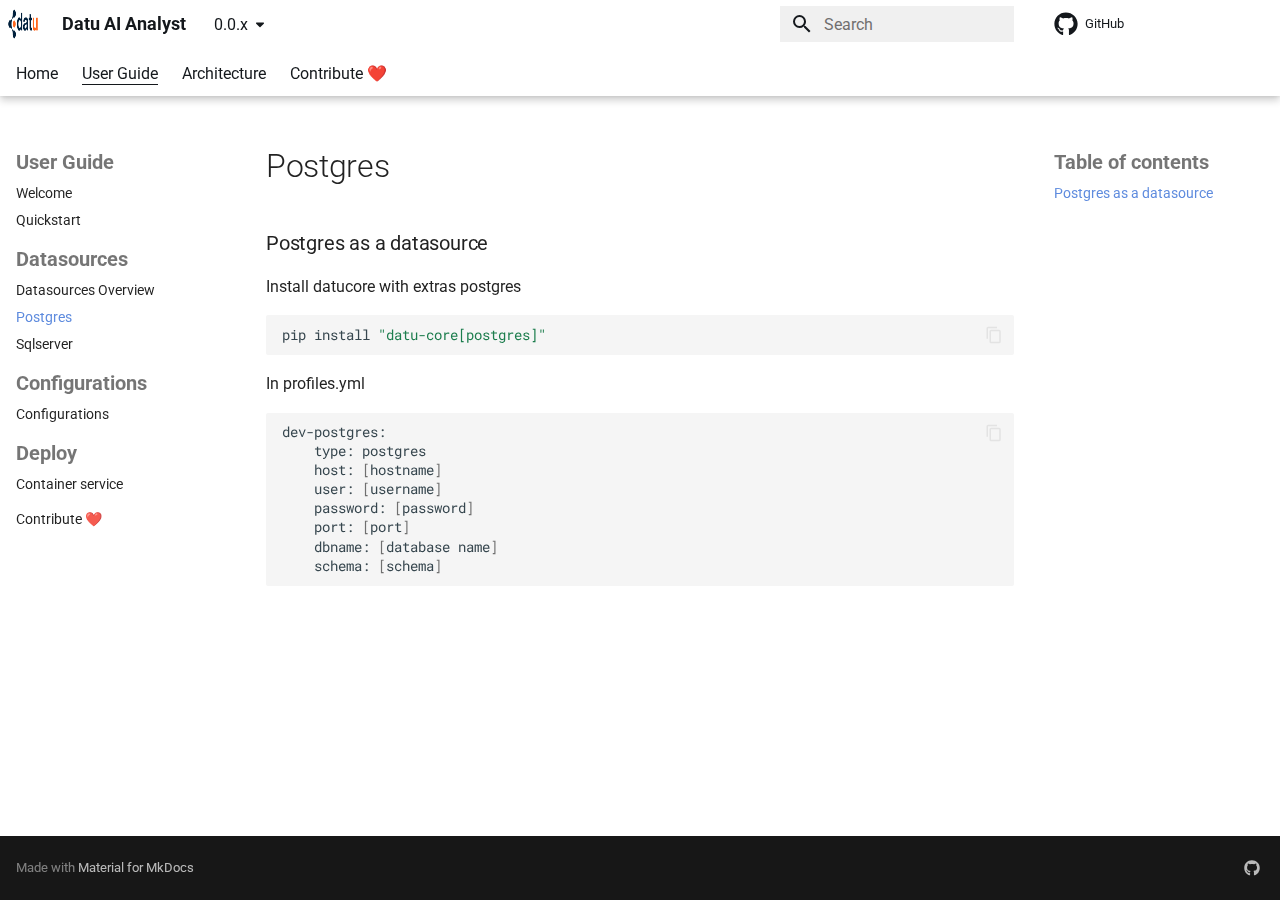
<file: 0.0.x/user-guide/datasources/postgres/index.html>
<!doctype html>
<html lang="en" class="no-js">
  <head>
    
      <meta charset="utf-8">
      <meta name="viewport" content="width=device-width,initial-scale=1">
      
        <meta name="description" content="Datu AI Analyst is a Python SDK for building AI agents that can interact with data, perform analysis, and generate insights. It provides a framework for creating agents that can work with various data sources and tools, enabling developers to build intelligent applications that leverage AI capabilities.">
      
      
        <meta name="author" content="Datuanalytics">
      
      
        <link rel="canonical" href="https://docs.datu.fi/latest/user-guide/datasources/postgres/">
      
      
        <link rel="prev" href="../datasources/">
      
      
        <link rel="next" href="../sqlserver/">
      
      
      <link rel="icon" href="../../../assets/favicon.ico">
      <meta name="generator" content="mkdocs-1.6.1, mkdocs-material-9.6.17">
    
    
      
        <title>Postgres - Datu AI Analyst</title>
      
    
    
      <link rel="stylesheet" href="../../../assets/stylesheets/main.7e37652d.min.css">
      
      


    
    
      
    
    
      
        
        
        
        <link rel="stylesheet" href="../../../assets/external/fonts.googleapis.com/css.49ea35f2.css">
        <style>:root{--md-text-font:"Roboto";--md-code-font:"Roboto Mono"}</style>
      
    
    
      <link rel="stylesheet" href="../../../assets/_mkdocstrings.css">
    
      <link rel="stylesheet" href="../../../stylesheets/extra.css">
    
    <script>__md_scope=new URL("../../..",location),__md_hash=e=>[...e].reduce(((e,_)=>(e<<5)-e+_.charCodeAt(0)),0),__md_get=(e,_=localStorage,t=__md_scope)=>JSON.parse(_.getItem(t.pathname+"."+e)),__md_set=(e,_,t=localStorage,a=__md_scope)=>{try{t.setItem(a.pathname+"."+e,JSON.stringify(_))}catch(e){}}</script>
    
      

    
    
    
  </head>
  
  
    <body dir="ltr">
  
    
    <input class="md-toggle" data-md-toggle="drawer" type="checkbox" id="__drawer" autocomplete="off">
    <input class="md-toggle" data-md-toggle="search" type="checkbox" id="__search" autocomplete="off">
    <label class="md-overlay" for="__drawer"></label>
    <div data-md-component="skip">
      
        
        <a href="#postgres-as-a-datasource" class="md-skip">
          Skip to content
        </a>
      
    </div>
    <div data-md-component="announce">
      
    </div>
    
      <div data-md-color-scheme="default" data-md-component="outdated" hidden>
        
      </div>
    
    
      

  

<header class="md-header md-header--shadow md-header--lifted" data-md-component="header">
  <nav class="md-header__inner md-grid" aria-label="Header">
    <a href="../../.." title="Datu AI Analyst" class="md-header__button md-logo" aria-label="Datu AI Analyst" data-md-component="logo">
      
  <img src="../../../assets/datusignature.png" alt="logo">

    </a>
    <label class="md-header__button md-icon" for="__drawer">
      
      <svg xmlns="http://www.w3.org/2000/svg" viewBox="0 0 24 24"><path d="M3 6h18v2H3zm0 5h18v2H3zm0 5h18v2H3z"/></svg>
    </label>
    <div class="md-header__title" data-md-component="header-title">
      <div class="md-header__ellipsis">
        <div class="md-header__topic">
          <span class="md-ellipsis">
            Datu AI Analyst
          </span>
        </div>
        <div class="md-header__topic" data-md-component="header-topic">
          <span class="md-ellipsis">
            
              Postgres
            
          </span>
        </div>
      </div>
    </div>
    
    
      <script>var palette=__md_get("__palette");if(palette&&palette.color){if("(prefers-color-scheme)"===palette.color.media){var media=matchMedia("(prefers-color-scheme: light)"),input=document.querySelector(media.matches?"[data-md-color-media='(prefers-color-scheme: light)']":"[data-md-color-media='(prefers-color-scheme: dark)']");palette.color.media=input.getAttribute("data-md-color-media"),palette.color.scheme=input.getAttribute("data-md-color-scheme"),palette.color.primary=input.getAttribute("data-md-color-primary"),palette.color.accent=input.getAttribute("data-md-color-accent")}for(var[key,value]of Object.entries(palette.color))document.body.setAttribute("data-md-color-"+key,value)}</script>
    
    
    
      
      
        <label class="md-header__button md-icon" for="__search">
          
          <svg xmlns="http://www.w3.org/2000/svg" viewBox="0 0 24 24"><path d="M9.5 3A6.5 6.5 0 0 1 16 9.5c0 1.61-.59 3.09-1.56 4.23l.27.27h.79l5 5-1.5 1.5-5-5v-.79l-.27-.27A6.52 6.52 0 0 1 9.5 16 6.5 6.5 0 0 1 3 9.5 6.5 6.5 0 0 1 9.5 3m0 2C7 5 5 7 5 9.5S7 14 9.5 14 14 12 14 9.5 12 5 9.5 5"/></svg>
        </label>
        <div class="md-search" data-md-component="search" role="dialog">
  <label class="md-search__overlay" for="__search"></label>
  <div class="md-search__inner" role="search">
    <form class="md-search__form" name="search">
      <input type="text" class="md-search__input" name="query" aria-label="Search" placeholder="Search" autocapitalize="off" autocorrect="off" autocomplete="off" spellcheck="false" data-md-component="search-query" required>
      <label class="md-search__icon md-icon" for="__search">
        
        <svg xmlns="http://www.w3.org/2000/svg" viewBox="0 0 24 24"><path d="M9.5 3A6.5 6.5 0 0 1 16 9.5c0 1.61-.59 3.09-1.56 4.23l.27.27h.79l5 5-1.5 1.5-5-5v-.79l-.27-.27A6.52 6.52 0 0 1 9.5 16 6.5 6.5 0 0 1 3 9.5 6.5 6.5 0 0 1 9.5 3m0 2C7 5 5 7 5 9.5S7 14 9.5 14 14 12 14 9.5 12 5 9.5 5"/></svg>
        
        <svg xmlns="http://www.w3.org/2000/svg" viewBox="0 0 24 24"><path d="M20 11v2H8l5.5 5.5-1.42 1.42L4.16 12l7.92-7.92L13.5 5.5 8 11z"/></svg>
      </label>
      <nav class="md-search__options" aria-label="Search">
        
        <button type="reset" class="md-search__icon md-icon" title="Clear" aria-label="Clear" tabindex="-1">
          
          <svg xmlns="http://www.w3.org/2000/svg" viewBox="0 0 24 24"><path d="M19 6.41 17.59 5 12 10.59 6.41 5 5 6.41 10.59 12 5 17.59 6.41 19 12 13.41 17.59 19 19 17.59 13.41 12z"/></svg>
        </button>
      </nav>
      
    </form>
    <div class="md-search__output">
      <div class="md-search__scrollwrap" tabindex="0" data-md-scrollfix>
        <div class="md-search-result" data-md-component="search-result">
          <div class="md-search-result__meta">
            Initializing search
          </div>
          <ol class="md-search-result__list" role="presentation"></ol>
        </div>
      </div>
    </div>
  </div>
</div>
      
    
    
      <div class="md-header__source">
        <a href="https://github.com/Datuanalytics/datu-core" title="Go to repository" class="md-source" data-md-component="source">
  <div class="md-source__icon md-icon">
    
    <svg xmlns="http://www.w3.org/2000/svg" viewBox="0 0 512 512"><!--! Font Awesome Free 7.0.0 by @fontawesome - https://fontawesome.com License - https://fontawesome.com/license/free (Icons: CC BY 4.0, Fonts: SIL OFL 1.1, Code: MIT License) Copyright 2025 Fonticons, Inc.--><path fill="currentColor" d="M173.9 397.4c0 2-2.3 3.6-5.2 3.6-3.3.3-5.6-1.3-5.6-3.6 0-2 2.3-3.6 5.2-3.6 3-.3 5.6 1.3 5.6 3.6m-31.1-4.5c-.7 2 1.3 4.3 4.3 4.9 2.6 1 5.6 0 6.2-2s-1.3-4.3-4.3-5.2c-2.6-.7-5.5.3-6.2 2.3m44.2-1.7c-2.9.7-4.9 2.6-4.6 4.9.3 2 2.9 3.3 5.9 2.6 2.9-.7 4.9-2.6 4.6-4.6-.3-1.9-3-3.2-5.9-2.9M252.8 8C114.1 8 8 113.3 8 252c0 110.9 69.8 205.8 169.5 239.2 12.8 2.3 17.3-5.6 17.3-12.1 0-6.2-.3-40.4-.3-61.4 0 0-70 15-84.7-29.8 0 0-11.4-29.1-27.8-36.6 0 0-22.9-15.7 1.6-15.4 0 0 24.9 2 38.6 25.8 21.9 38.6 58.6 27.5 72.9 20.9 2.3-16 8.8-27.1 16-33.7-55.9-6.2-112.3-14.3-112.3-110.5 0-27.5 7.6-41.3 23.6-58.9-2.6-6.5-11.1-33.3 2.6-67.9 20.9-6.5 69 27 69 27 20-5.6 41.5-8.5 62.8-8.5s42.8 2.9 62.8 8.5c0 0 48.1-33.6 69-27 13.7 34.7 5.2 61.4 2.6 67.9 16 17.7 25.8 31.5 25.8 58.9 0 96.5-58.9 104.2-114.8 110.5 9.2 7.9 17 22.9 17 46.4 0 33.7-.3 75.4-.3 83.6 0 6.5 4.6 14.4 17.3 12.1C436.2 457.8 504 362.9 504 252 504 113.3 391.5 8 252.8 8M105.2 352.9c-1.3 1-1 3.3.7 5.2 1.6 1.6 3.9 2.3 5.2 1 1.3-1 1-3.3-.7-5.2-1.6-1.6-3.9-2.3-5.2-1m-10.8-8.1c-.7 1.3.3 2.9 2.3 3.9 1.6 1 3.6.7 4.3-.7.7-1.3-.3-2.9-2.3-3.9-2-.6-3.6-.3-4.3.7m32.4 35.6c-1.6 1.3-1 4.3 1.3 6.2 2.3 2.3 5.2 2.6 6.5 1 1.3-1.3.7-4.3-1.3-6.2-2.2-2.3-5.2-2.6-6.5-1m-11.4-14.7c-1.6 1-1.6 3.6 0 5.9s4.3 3.3 5.6 2.3c1.6-1.3 1.6-3.9 0-6.2-1.4-2.3-4-3.3-5.6-2"/></svg>
  </div>
  <div class="md-source__repository">
    GitHub
  </div>
</a>
      </div>
    
  </nav>
  
    
      
<nav class="md-tabs" aria-label="Tabs" data-md-component="tabs">
  <div class="md-grid">
    <ul class="md-tabs__list">
      
        
  
  
  
  
    <li class="md-tabs__item">
      <a href="../../.." class="md-tabs__link">
        
  
  
    
  
  Home

      </a>
    </li>
  

      
        
  
  
  
    
  
  
    
    
      <li class="md-tabs__item md-tabs__item--active">
        <a href="../../" class="md-tabs__link">
          
  
  
  User Guide

        </a>
      </li>
    
  

      
        
  
  
  
  
    
    
      <li class="md-tabs__item">
        <a href="../../../architecture/" class="md-tabs__link">
          
  
  
  Architecture

        </a>
      </li>
    
  

      
        
  
  
  
  
    <li class="md-tabs__item">
      <a href="https://github.com/Datuanalytics/datu-core/blob/main/CONTRIBUTING.md" class="md-tabs__link">
        
  
  
    
  
  Contribute ❤️

      </a>
    </li>
  

      
    </ul>
  </div>
</nav>
    
  
</header>
    
    <div class="md-container" data-md-component="container">
      
      
        
      
      <main class="md-main" data-md-component="main">
        <div class="md-main__inner md-grid">
          
            
              
              <div class="md-sidebar md-sidebar--primary" data-md-component="sidebar" data-md-type="navigation" >
                <div class="md-sidebar__scrollwrap">
                  <div class="md-sidebar__inner">
                    


  


<nav class="md-nav md-nav--primary md-nav--lifted" aria-label="Navigation" data-md-level="0">
  <label class="md-nav__title" for="__drawer">
    <a href="../../.." title="Datu AI Analyst" class="md-nav__button md-logo" aria-label="Datu AI Analyst" data-md-component="logo">
      
  <img src="../../../assets/datusignature.png" alt="logo">

    </a>
    Datu AI Analyst
  </label>
  
    <div class="md-nav__source">
      <a href="https://github.com/Datuanalytics/datu-core" title="Go to repository" class="md-source" data-md-component="source">
  <div class="md-source__icon md-icon">
    
    <svg xmlns="http://www.w3.org/2000/svg" viewBox="0 0 512 512"><!--! Font Awesome Free 7.0.0 by @fontawesome - https://fontawesome.com License - https://fontawesome.com/license/free (Icons: CC BY 4.0, Fonts: SIL OFL 1.1, Code: MIT License) Copyright 2025 Fonticons, Inc.--><path fill="currentColor" d="M173.9 397.4c0 2-2.3 3.6-5.2 3.6-3.3.3-5.6-1.3-5.6-3.6 0-2 2.3-3.6 5.2-3.6 3-.3 5.6 1.3 5.6 3.6m-31.1-4.5c-.7 2 1.3 4.3 4.3 4.9 2.6 1 5.6 0 6.2-2s-1.3-4.3-4.3-5.2c-2.6-.7-5.5.3-6.2 2.3m44.2-1.7c-2.9.7-4.9 2.6-4.6 4.9.3 2 2.9 3.3 5.9 2.6 2.9-.7 4.9-2.6 4.6-4.6-.3-1.9-3-3.2-5.9-2.9M252.8 8C114.1 8 8 113.3 8 252c0 110.9 69.8 205.8 169.5 239.2 12.8 2.3 17.3-5.6 17.3-12.1 0-6.2-.3-40.4-.3-61.4 0 0-70 15-84.7-29.8 0 0-11.4-29.1-27.8-36.6 0 0-22.9-15.7 1.6-15.4 0 0 24.9 2 38.6 25.8 21.9 38.6 58.6 27.5 72.9 20.9 2.3-16 8.8-27.1 16-33.7-55.9-6.2-112.3-14.3-112.3-110.5 0-27.5 7.6-41.3 23.6-58.9-2.6-6.5-11.1-33.3 2.6-67.9 20.9-6.5 69 27 69 27 20-5.6 41.5-8.5 62.8-8.5s42.8 2.9 62.8 8.5c0 0 48.1-33.6 69-27 13.7 34.7 5.2 61.4 2.6 67.9 16 17.7 25.8 31.5 25.8 58.9 0 96.5-58.9 104.2-114.8 110.5 9.2 7.9 17 22.9 17 46.4 0 33.7-.3 75.4-.3 83.6 0 6.5 4.6 14.4 17.3 12.1C436.2 457.8 504 362.9 504 252 504 113.3 391.5 8 252.8 8M105.2 352.9c-1.3 1-1 3.3.7 5.2 1.6 1.6 3.9 2.3 5.2 1 1.3-1 1-3.3-.7-5.2-1.6-1.6-3.9-2.3-5.2-1m-10.8-8.1c-.7 1.3.3 2.9 2.3 3.9 1.6 1 3.6.7 4.3-.7.7-1.3-.3-2.9-2.3-3.9-2-.6-3.6-.3-4.3.7m32.4 35.6c-1.6 1.3-1 4.3 1.3 6.2 2.3 2.3 5.2 2.6 6.5 1 1.3-1.3.7-4.3-1.3-6.2-2.2-2.3-5.2-2.6-6.5-1m-11.4-14.7c-1.6 1-1.6 3.6 0 5.9s4.3 3.3 5.6 2.3c1.6-1.3 1.6-3.9 0-6.2-1.4-2.3-4-3.3-5.6-2"/></svg>
  </div>
  <div class="md-source__repository">
    GitHub
  </div>
</a>
    </div>
  
  <ul class="md-nav__list" data-md-scrollfix>
    
      
      
  
  
  
  
    <li class="md-nav__item">
      <a href="../../.." class="md-nav__link">
        
  
  
  <span class="md-ellipsis">
    Home
    
  </span>
  

      </a>
    </li>
  

    
      
      
  
  
    
  
  
  
    
    
    
    
      
        
        
      
      
        
      
    
    
    <li class="md-nav__item md-nav__item--active md-nav__item--section md-nav__item--nested">
      
        
        
        <input class="md-nav__toggle md-toggle " type="checkbox" id="__nav_2" checked>
        
          
          <label class="md-nav__link" for="__nav_2" id="__nav_2_label" tabindex="">
            
  
  
  <span class="md-ellipsis">
    User Guide
    
  </span>
  

            <span class="md-nav__icon md-icon"></span>
          </label>
        
        <nav class="md-nav" data-md-level="1" aria-labelledby="__nav_2_label" aria-expanded="true">
          <label class="md-nav__title" for="__nav_2">
            <span class="md-nav__icon md-icon"></span>
            User Guide
          </label>
          <ul class="md-nav__list" data-md-scrollfix>
            
              
                
  
  
  
  
    <li class="md-nav__item">
      <a href="../../" class="md-nav__link">
        
  
  
  <span class="md-ellipsis">
    Welcome
    
  </span>
  

      </a>
    </li>
  

              
            
              
                
  
  
  
  
    <li class="md-nav__item">
      <a href="../../quickstart/" class="md-nav__link">
        
  
  
  <span class="md-ellipsis">
    Quickstart
    
  </span>
  

      </a>
    </li>
  

              
            
              
                
  
  
    
  
  
  
    
    
    
    
      
      
        
          
          
        
      
    
    
    <li class="md-nav__item md-nav__item--active md-nav__item--section md-nav__item--nested">
      
        
        
        <input class="md-nav__toggle md-toggle " type="checkbox" id="__nav_2_3" checked>
        
          
          <label class="md-nav__link" for="__nav_2_3" id="__nav_2_3_label" tabindex="">
            
  
  
  <span class="md-ellipsis">
    Datasources
    
  </span>
  

            <span class="md-nav__icon md-icon"></span>
          </label>
        
        <nav class="md-nav" data-md-level="2" aria-labelledby="__nav_2_3_label" aria-expanded="true">
          <label class="md-nav__title" for="__nav_2_3">
            <span class="md-nav__icon md-icon"></span>
            Datasources
          </label>
          <ul class="md-nav__list" data-md-scrollfix>
            
              
                
  
  
  
  
    <li class="md-nav__item">
      <a href="../datasources/" class="md-nav__link">
        
  
  
  <span class="md-ellipsis">
    Datasources Overview
    
  </span>
  

      </a>
    </li>
  

              
            
              
                
  
  
    
  
  
  
    <li class="md-nav__item md-nav__item--active">
      
      <input class="md-nav__toggle md-toggle" type="checkbox" id="__toc">
      
      
      
        <label class="md-nav__link md-nav__link--active" for="__toc">
          
  
  
  <span class="md-ellipsis">
    Postgres
    
  </span>
  

          <span class="md-nav__icon md-icon"></span>
        </label>
      
      <a href="./" class="md-nav__link md-nav__link--active">
        
  
  
  <span class="md-ellipsis">
    Postgres
    
  </span>
  

      </a>
      
        

<nav class="md-nav md-nav--secondary" aria-label="Table of contents">
  
  
  
  
    <label class="md-nav__title" for="__toc">
      <span class="md-nav__icon md-icon"></span>
      Table of contents
    </label>
    <ul class="md-nav__list" data-md-component="toc" data-md-scrollfix>
      
        <li class="md-nav__item">
  <a href="#postgres-as-a-datasource" class="md-nav__link">
    <span class="md-ellipsis">
      Postgres as a datasource
    </span>
  </a>
  
</li>
      
    </ul>
  
</nav>
      
    </li>
  

              
            
              
                
  
  
  
  
    <li class="md-nav__item">
      <a href="../sqlserver/" class="md-nav__link">
        
  
  
  <span class="md-ellipsis">
    Sqlserver
    
  </span>
  

      </a>
    </li>
  

              
            
          </ul>
        </nav>
      
    </li>
  

              
            
              
                
  
  
  
  
    
    
    
    
      
      
        
          
          
        
      
    
    
    <li class="md-nav__item md-nav__item--section md-nav__item--nested">
      
        
        
        <input class="md-nav__toggle md-toggle " type="checkbox" id="__nav_2_4" >
        
          
          <label class="md-nav__link" for="__nav_2_4" id="__nav_2_4_label" tabindex="">
            
  
  
  <span class="md-ellipsis">
    Configurations
    
  </span>
  

            <span class="md-nav__icon md-icon"></span>
          </label>
        
        <nav class="md-nav" data-md-level="2" aria-labelledby="__nav_2_4_label" aria-expanded="false">
          <label class="md-nav__title" for="__nav_2_4">
            <span class="md-nav__icon md-icon"></span>
            Configurations
          </label>
          <ul class="md-nav__list" data-md-scrollfix>
            
              
                
  
  
  
  
    <li class="md-nav__item">
      <a href="../../configurations/" class="md-nav__link">
        
  
  
  <span class="md-ellipsis">
    Configurations
    
  </span>
  

      </a>
    </li>
  

              
            
          </ul>
        </nav>
      
    </li>
  

              
            
              
                
  
  
  
  
    
    
    
    
      
      
        
          
          
        
      
    
    
    <li class="md-nav__item md-nav__item--section md-nav__item--nested">
      
        
        
        <input class="md-nav__toggle md-toggle " type="checkbox" id="__nav_2_5" >
        
          
          <label class="md-nav__link" for="__nav_2_5" id="__nav_2_5_label" tabindex="">
            
  
  
  <span class="md-ellipsis">
    Deploy
    
  </span>
  

            <span class="md-nav__icon md-icon"></span>
          </label>
        
        <nav class="md-nav" data-md-level="2" aria-labelledby="__nav_2_5_label" aria-expanded="false">
          <label class="md-nav__title" for="__nav_2_5">
            <span class="md-nav__icon md-icon"></span>
            Deploy
          </label>
          <ul class="md-nav__list" data-md-scrollfix>
            
              
                
  
  
  
  
    <li class="md-nav__item">
      <a href="../../deploy/deploy_as_container_service/" class="md-nav__link">
        
  
  
  <span class="md-ellipsis">
    Container service
    
  </span>
  

      </a>
    </li>
  

              
            
          </ul>
        </nav>
      
    </li>
  

              
            
              
                
  
  
  
  
    <li class="md-nav__item">
      <a href="https://github.com/Datuanalytics/datu-core/blob/main/CONTRIBUTING.md" class="md-nav__link">
        
  
  
  <span class="md-ellipsis">
    Contribute ❤️
    
  </span>
  

      </a>
    </li>
  

              
            
          </ul>
        </nav>
      
    </li>
  

    
      
      
  
  
  
  
    
    
    
    
      
      
        
      
    
    
    <li class="md-nav__item md-nav__item--nested">
      
        
        
        <input class="md-nav__toggle md-toggle " type="checkbox" id="__nav_3" >
        
          
          <label class="md-nav__link" for="__nav_3" id="__nav_3_label" tabindex="0">
            
  
  
  <span class="md-ellipsis">
    Architecture
    
  </span>
  

            <span class="md-nav__icon md-icon"></span>
          </label>
        
        <nav class="md-nav" data-md-level="1" aria-labelledby="__nav_3_label" aria-expanded="false">
          <label class="md-nav__title" for="__nav_3">
            <span class="md-nav__icon md-icon"></span>
            Architecture
          </label>
          <ul class="md-nav__list" data-md-scrollfix>
            
              
                
  
  
  
  
    <li class="md-nav__item">
      <a href="../../../architecture/" class="md-nav__link">
        
  
  
  <span class="md-ellipsis">
    Overview
    
  </span>
  

      </a>
    </li>
  

              
            
          </ul>
        </nav>
      
    </li>
  

    
      
      
  
  
  
  
    <li class="md-nav__item">
      <a href="https://github.com/Datuanalytics/datu-core/blob/main/CONTRIBUTING.md" class="md-nav__link">
        
  
  
  <span class="md-ellipsis">
    Contribute ❤️
    
  </span>
  

      </a>
    </li>
  

    
  </ul>
</nav>
                  </div>
                </div>
              </div>
            
            
              
              <div class="md-sidebar md-sidebar--secondary" data-md-component="sidebar" data-md-type="toc" >
                <div class="md-sidebar__scrollwrap">
                  <div class="md-sidebar__inner">
                    

<nav class="md-nav md-nav--secondary" aria-label="Table of contents">
  
  
  
  
    <label class="md-nav__title" for="__toc">
      <span class="md-nav__icon md-icon"></span>
      Table of contents
    </label>
    <ul class="md-nav__list" data-md-component="toc" data-md-scrollfix>
      
        <li class="md-nav__item">
  <a href="#postgres-as-a-datasource" class="md-nav__link">
    <span class="md-ellipsis">
      Postgres as a datasource
    </span>
  </a>
  
</li>
      
    </ul>
  
</nav>
                  </div>
                </div>
              </div>
            
          
          
            <div class="md-content" data-md-component="content">
              <article class="md-content__inner md-typeset">
                
                  


  
  


  <h1>Postgres</h1>

<h3 id="postgres-as-a-datasource">Postgres as a datasource</h3>
<p>Install datucore with extras postgres</p>
<div class="highlight"><pre><span></span><code>pip<span class="w"> </span>install<span class="w"> </span><span class="s2">&quot;datu-core[postgres]&quot;</span>
</code></pre></div>
<p>In profiles.yml</p>
<div class="highlight"><pre><span></span><code>dev-postgres:
<span class="w">    </span>type:<span class="w"> </span>postgres
<span class="w">    </span>host:<span class="w"> </span><span class="o">[</span>hostname<span class="o">]</span>
<span class="w">    </span>user:<span class="w"> </span><span class="o">[</span>username<span class="o">]</span>
<span class="w">    </span>password:<span class="w"> </span><span class="o">[</span>password<span class="o">]</span>
<span class="w">    </span>port:<span class="w"> </span><span class="o">[</span>port<span class="o">]</span>
<span class="w">    </span>dbname:<span class="w"> </span><span class="o">[</span>database<span class="w"> </span>name<span class="o">]</span>
<span class="w">    </span>schema:<span class="w"> </span><span class="o">[</span>schema<span class="o">]</span>
</code></pre></div>












                
              </article>
            </div>
          
          
<script>var target=document.getElementById(location.hash.slice(1));target&&target.name&&(target.checked=target.name.startsWith("__tabbed_"))</script>
        </div>
        
          <button type="button" class="md-top md-icon" data-md-component="top" hidden>
  
  <svg xmlns="http://www.w3.org/2000/svg" viewBox="0 0 24 24"><path d="M13 20h-2V8l-5.5 5.5-1.42-1.42L12 4.16l7.92 7.92-1.42 1.42L13 8z"/></svg>
  Back to top
</button>
        
      </main>
      
        <footer class="md-footer">
  
  <div class="md-footer-meta md-typeset">
    <div class="md-footer-meta__inner md-grid">
      <div class="md-copyright">
  
  
    Made with
    <a href="https://squidfunk.github.io/mkdocs-material/" target="_blank" rel="noopener">
      Material for MkDocs
    </a>
  
</div>
      
        <div class="md-social">
  
    
    
    
    
    <a href="" target="_blank" rel="noopener" title="" class="md-social__link">
      <svg xmlns="http://www.w3.org/2000/svg" viewBox="0 0 512 512"><!--! Font Awesome Free 7.0.0 by @fontawesome - https://fontawesome.com License - https://fontawesome.com/license/free (Icons: CC BY 4.0, Fonts: SIL OFL 1.1, Code: MIT License) Copyright 2025 Fonticons, Inc.--><path fill="currentColor" d="M173.9 397.4c0 2-2.3 3.6-5.2 3.6-3.3.3-5.6-1.3-5.6-3.6 0-2 2.3-3.6 5.2-3.6 3-.3 5.6 1.3 5.6 3.6m-31.1-4.5c-.7 2 1.3 4.3 4.3 4.9 2.6 1 5.6 0 6.2-2s-1.3-4.3-4.3-5.2c-2.6-.7-5.5.3-6.2 2.3m44.2-1.7c-2.9.7-4.9 2.6-4.6 4.9.3 2 2.9 3.3 5.9 2.6 2.9-.7 4.9-2.6 4.6-4.6-.3-1.9-3-3.2-5.9-2.9M252.8 8C114.1 8 8 113.3 8 252c0 110.9 69.8 205.8 169.5 239.2 12.8 2.3 17.3-5.6 17.3-12.1 0-6.2-.3-40.4-.3-61.4 0 0-70 15-84.7-29.8 0 0-11.4-29.1-27.8-36.6 0 0-22.9-15.7 1.6-15.4 0 0 24.9 2 38.6 25.8 21.9 38.6 58.6 27.5 72.9 20.9 2.3-16 8.8-27.1 16-33.7-55.9-6.2-112.3-14.3-112.3-110.5 0-27.5 7.6-41.3 23.6-58.9-2.6-6.5-11.1-33.3 2.6-67.9 20.9-6.5 69 27 69 27 20-5.6 41.5-8.5 62.8-8.5s42.8 2.9 62.8 8.5c0 0 48.1-33.6 69-27 13.7 34.7 5.2 61.4 2.6 67.9 16 17.7 25.8 31.5 25.8 58.9 0 96.5-58.9 104.2-114.8 110.5 9.2 7.9 17 22.9 17 46.4 0 33.7-.3 75.4-.3 83.6 0 6.5 4.6 14.4 17.3 12.1C436.2 457.8 504 362.9 504 252 504 113.3 391.5 8 252.8 8M105.2 352.9c-1.3 1-1 3.3.7 5.2 1.6 1.6 3.9 2.3 5.2 1 1.3-1 1-3.3-.7-5.2-1.6-1.6-3.9-2.3-5.2-1m-10.8-8.1c-.7 1.3.3 2.9 2.3 3.9 1.6 1 3.6.7 4.3-.7.7-1.3-.3-2.9-2.3-3.9-2-.6-3.6-.3-4.3.7m32.4 35.6c-1.6 1.3-1 4.3 1.3 6.2 2.3 2.3 5.2 2.6 6.5 1 1.3-1.3.7-4.3-1.3-6.2-2.2-2.3-5.2-2.6-6.5-1m-11.4-14.7c-1.6 1-1.6 3.6 0 5.9s4.3 3.3 5.6 2.3c1.6-1.3 1.6-3.9 0-6.2-1.4-2.3-4-3.3-5.6-2"/></svg>
    </a>
  
</div>
      
    </div>
  </div>
</footer>
      
    </div>
    <div class="md-dialog" data-md-component="dialog">
      <div class="md-dialog__inner md-typeset"></div>
    </div>
    
      <div class="md-progress" data-md-component="progress" role="progressbar"></div>
    
    
    
      
      <script id="__config" type="application/json">{"base": "../../..", "features": ["content.code.copy", "content.code.select", "navigation.instant", "navigation.instant.prefetch", "navigation.instant.progress", "navigation.tabs", "navigation.tabs.sticky", "navigation.sections", "navigation.top", "search.highlight", "content.code.copy"], "search": "../../../assets/javascripts/workers/search.973d3a69.min.js", "tags": null, "translations": {"clipboard.copied": "Copied to clipboard", "clipboard.copy": "Copy to clipboard", "search.result.more.one": "1 more on this page", "search.result.more.other": "# more on this page", "search.result.none": "No matching documents", "search.result.one": "1 matching document", "search.result.other": "# matching documents", "search.result.placeholder": "Type to start searching", "search.result.term.missing": "Missing", "select.version": "Select version"}, "version": {"provider": "mike"}}</script>
    
    
      <script src="../../../assets/javascripts/bundle.92b07e13.min.js"></script>
      
    
  </body>
</html>
</file>
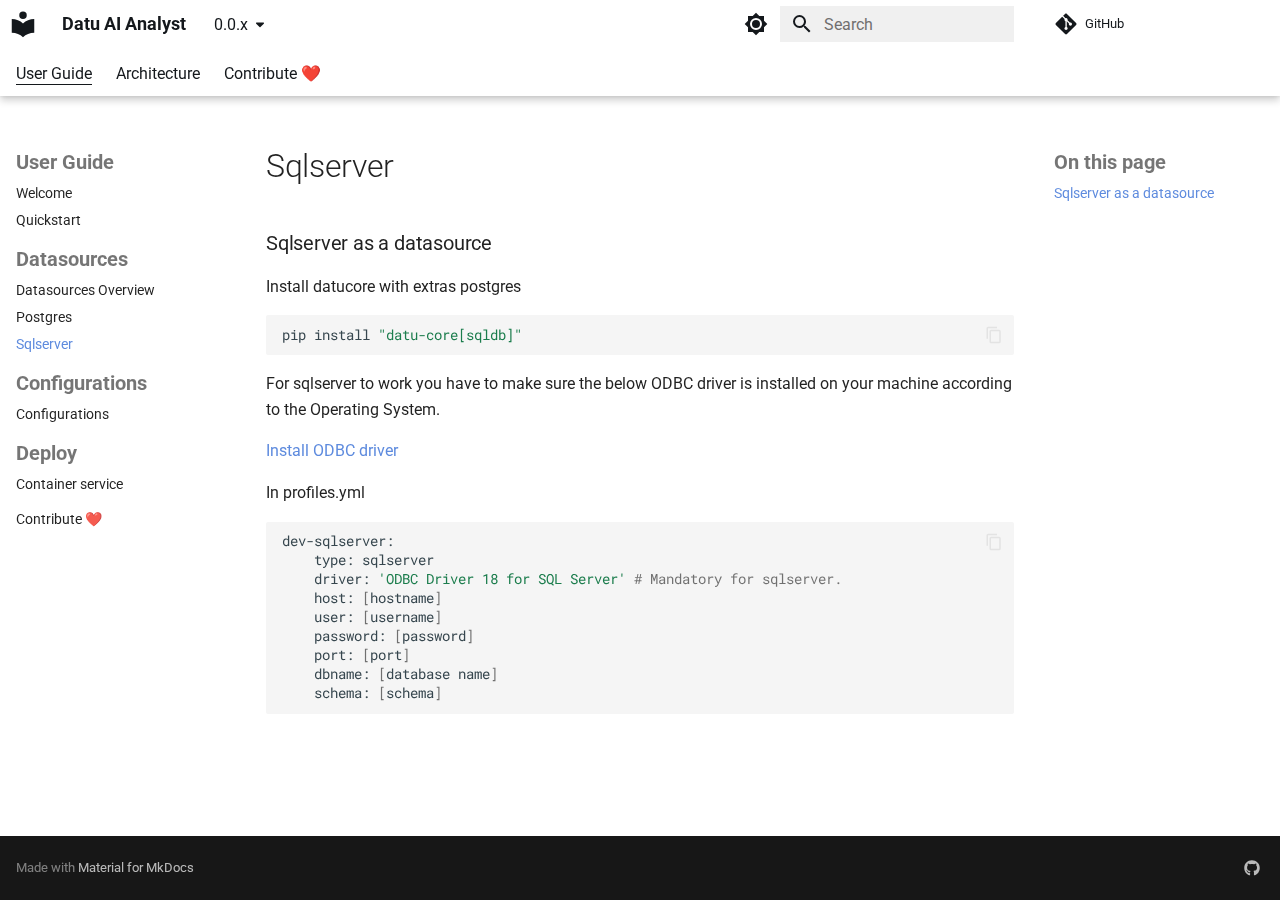
<file: 0.0.x/user-guide/datasources/sqlserver/index.html>
<!doctype html>
<html lang="en" class="no-js">
  <head>
    
      <meta charset="utf-8">
      <meta name="viewport" content="width=device-width,initial-scale=1">
      
        <meta name="description" content="Datu AI Analyst is a Python SDK for building AI agents that can interact with data, perform analysis, and generate insights. It provides a framework for creating agents that can work with various data sources and tools, enabling developers to build intelligent applications that leverage AI capabilities.">
      
      
      
        <link rel="canonical" href="https://docs.datu.fi/latest/user-guide/datasources/sqlserver/">
      
      
        <link rel="prev" href="../postgres/">
      
      
        <link rel="next" href="../../configurations/">
      
      
      <link rel="icon" href="../../../assets/images/favicon.png">
      <meta name="generator" content="mkdocs-1.6.1, mkdocs-material-9.6.17">
    
    
      
        <title>Sqlserver - Datu AI Analyst</title>
      
    
    
      <link rel="stylesheet" href="../../../assets/stylesheets/main.7e37652d.min.css">
      
        
        <link rel="stylesheet" href="../../../assets/stylesheets/palette.06af60db.min.css">
      
      


    
    
      
    
    
      
        
        
        
        <link rel="stylesheet" href="../../../assets/external/fonts.googleapis.com/css.49ea35f2.css">
        <style>:root{--md-text-font:"Roboto";--md-code-font:"Roboto Mono"}</style>
      
    
    
      <link rel="stylesheet" href="../../../assets/_mkdocstrings.css">
    
      <link rel="stylesheet" href="../../../stylesheets/extra.css">
    
    <script>__md_scope=new URL("../../..",location),__md_hash=e=>[...e].reduce(((e,_)=>(e<<5)-e+_.charCodeAt(0)),0),__md_get=(e,_=localStorage,t=__md_scope)=>JSON.parse(_.getItem(t.pathname+"."+e)),__md_set=(e,_,t=localStorage,a=__md_scope)=>{try{t.setItem(a.pathname+"."+e,JSON.stringify(_))}catch(e){}}</script>
    
      

    
    
    
  </head>
  
  
    
    
      
    
    
    
    
    <body dir="ltr" data-md-color-scheme="default" data-md-color-primary="custom" data-md-color-accent="indigo">
  
    
    <input class="md-toggle" data-md-toggle="drawer" type="checkbox" id="__drawer" autocomplete="off">
    <input class="md-toggle" data-md-toggle="search" type="checkbox" id="__search" autocomplete="off">
    <label class="md-overlay" for="__drawer"></label>
    <div data-md-component="skip">
      
        
        <a href="#sqlserver-as-a-datasource" class="md-skip">
          Skip to content
        </a>
      
    </div>
    <div data-md-component="announce">
      
    </div>
    
      <div data-md-color-scheme="default" data-md-component="outdated" hidden>
        
      </div>
    
    
      

  

<header class="md-header md-header--shadow md-header--lifted" data-md-component="header">
  <nav class="md-header__inner md-grid" aria-label="Header">
    <a href="../../.." title="Datu AI Analyst" class="md-header__button md-logo" aria-label="Datu AI Analyst" data-md-component="logo">
      
  
  <svg xmlns="http://www.w3.org/2000/svg" viewBox="0 0 24 24"><path d="M12 8a3 3 0 0 0 3-3 3 3 0 0 0-3-3 3 3 0 0 0-3 3 3 3 0 0 0 3 3m0 3.54C9.64 9.35 6.5 8 3 8v11c3.5 0 6.64 1.35 9 3.54 2.36-2.19 5.5-3.54 9-3.54V8c-3.5 0-6.64 1.35-9 3.54"/></svg>

    </a>
    <label class="md-header__button md-icon" for="__drawer">
      
      <svg xmlns="http://www.w3.org/2000/svg" viewBox="0 0 24 24"><path d="M3 6h18v2H3zm0 5h18v2H3zm0 5h18v2H3z"/></svg>
    </label>
    <div class="md-header__title" data-md-component="header-title">
      <div class="md-header__ellipsis">
        <div class="md-header__topic">
          <span class="md-ellipsis">
            Datu AI Analyst
          </span>
        </div>
        <div class="md-header__topic" data-md-component="header-topic">
          <span class="md-ellipsis">
            
              Sqlserver
            
          </span>
        </div>
      </div>
    </div>
    
      
        <form class="md-header__option" data-md-component="palette">
  
    
    
    
    <input class="md-option" data-md-color-media="(prefers-color-scheme: light)" data-md-color-scheme="default" data-md-color-primary="custom" data-md-color-accent="indigo"  aria-label="Switch to dark mode"  type="radio" name="__palette" id="__palette_0">
    
      <label class="md-header__button md-icon" title="Switch to dark mode" for="__palette_1" hidden>
        <svg xmlns="http://www.w3.org/2000/svg" viewBox="0 0 24 24"><path d="M12 8a4 4 0 0 0-4 4 4 4 0 0 0 4 4 4 4 0 0 0 4-4 4 4 0 0 0-4-4m0 10a6 6 0 0 1-6-6 6 6 0 0 1 6-6 6 6 0 0 1 6 6 6 6 0 0 1-6 6m8-9.31V4h-4.69L12 .69 8.69 4H4v4.69L.69 12 4 15.31V20h4.69L12 23.31 15.31 20H20v-4.69L23.31 12z"/></svg>
      </label>
    
  
    
    
    
    <input class="md-option" data-md-color-media="(prefers-color-scheme: dark)" data-md-color-scheme="slate" data-md-color-primary="custom" data-md-color-accent="indigo"  aria-label="Switch to light mode"  type="radio" name="__palette" id="__palette_1">
    
      <label class="md-header__button md-icon" title="Switch to light mode" for="__palette_0" hidden>
        <svg xmlns="http://www.w3.org/2000/svg" viewBox="0 0 24 24"><path d="M12 18c-.89 0-1.74-.2-2.5-.55C11.56 16.5 13 14.42 13 12s-1.44-4.5-3.5-5.45C10.26 6.2 11.11 6 12 6a6 6 0 0 1 6 6 6 6 0 0 1-6 6m8-9.31V4h-4.69L12 .69 8.69 4H4v4.69L.69 12 4 15.31V20h4.69L12 23.31 15.31 20H20v-4.69L23.31 12z"/></svg>
      </label>
    
  
</form>
      
    
    
      <script>var palette=__md_get("__palette");if(palette&&palette.color){if("(prefers-color-scheme)"===palette.color.media){var media=matchMedia("(prefers-color-scheme: light)"),input=document.querySelector(media.matches?"[data-md-color-media='(prefers-color-scheme: light)']":"[data-md-color-media='(prefers-color-scheme: dark)']");palette.color.media=input.getAttribute("data-md-color-media"),palette.color.scheme=input.getAttribute("data-md-color-scheme"),palette.color.primary=input.getAttribute("data-md-color-primary"),palette.color.accent=input.getAttribute("data-md-color-accent")}for(var[key,value]of Object.entries(palette.color))document.body.setAttribute("data-md-color-"+key,value)}</script>
    
    
    
      
      
        <label class="md-header__button md-icon" for="__search">
          
          <svg xmlns="http://www.w3.org/2000/svg" viewBox="0 0 24 24"><path d="M9.5 3A6.5 6.5 0 0 1 16 9.5c0 1.61-.59 3.09-1.56 4.23l.27.27h.79l5 5-1.5 1.5-5-5v-.79l-.27-.27A6.52 6.52 0 0 1 9.5 16 6.5 6.5 0 0 1 3 9.5 6.5 6.5 0 0 1 9.5 3m0 2C7 5 5 7 5 9.5S7 14 9.5 14 14 12 14 9.5 12 5 9.5 5"/></svg>
        </label>
        <div class="md-search" data-md-component="search" role="dialog">
  <label class="md-search__overlay" for="__search"></label>
  <div class="md-search__inner" role="search">
    <form class="md-search__form" name="search">
      <input type="text" class="md-search__input" name="query" aria-label="Search" placeholder="Search" autocapitalize="off" autocorrect="off" autocomplete="off" spellcheck="false" data-md-component="search-query" required>
      <label class="md-search__icon md-icon" for="__search">
        
        <svg xmlns="http://www.w3.org/2000/svg" viewBox="0 0 24 24"><path d="M9.5 3A6.5 6.5 0 0 1 16 9.5c0 1.61-.59 3.09-1.56 4.23l.27.27h.79l5 5-1.5 1.5-5-5v-.79l-.27-.27A6.52 6.52 0 0 1 9.5 16 6.5 6.5 0 0 1 3 9.5 6.5 6.5 0 0 1 9.5 3m0 2C7 5 5 7 5 9.5S7 14 9.5 14 14 12 14 9.5 12 5 9.5 5"/></svg>
        
        <svg xmlns="http://www.w3.org/2000/svg" viewBox="0 0 24 24"><path d="M20 11v2H8l5.5 5.5-1.42 1.42L4.16 12l7.92-7.92L13.5 5.5 8 11z"/></svg>
      </label>
      <nav class="md-search__options" aria-label="Search">
        
        <button type="reset" class="md-search__icon md-icon" title="Clear" aria-label="Clear" tabindex="-1">
          
          <svg xmlns="http://www.w3.org/2000/svg" viewBox="0 0 24 24"><path d="M19 6.41 17.59 5 12 10.59 6.41 5 5 6.41 10.59 12 5 17.59 6.41 19 12 13.41 17.59 19 19 17.59 13.41 12z"/></svg>
        </button>
      </nav>
      
    </form>
    <div class="md-search__output">
      <div class="md-search__scrollwrap" tabindex="0" data-md-scrollfix>
        <div class="md-search-result" data-md-component="search-result">
          <div class="md-search-result__meta">
            Initializing search
          </div>
          <ol class="md-search-result__list" role="presentation"></ol>
        </div>
      </div>
    </div>
  </div>
</div>
      
    
    
      <div class="md-header__source">
        <a href="https://github.com/Datuanalytics/datu-core" title="Go to repository" class="md-source" data-md-component="source">
  <div class="md-source__icon md-icon">
    
    <svg xmlns="http://www.w3.org/2000/svg" viewBox="0 0 448 512"><!--! Font Awesome Free 7.0.0 by @fontawesome - https://fontawesome.com License - https://fontawesome.com/license/free (Icons: CC BY 4.0, Fonts: SIL OFL 1.1, Code: MIT License) Copyright 2025 Fonticons, Inc.--><path fill="currentColor" d="M439.6 236.1 244 40.5c-5.4-5.5-12.8-8.5-20.4-8.5s-15 3-20.4 8.4L162.5 81l51.5 51.5c27.1-9.1 52.7 16.8 43.4 43.7l49.7 49.7c34.2-11.8 61.2 31 35.5 56.7-26.5 26.5-70.2-2.9-56-37.3L240.3 199v121.9c25.3 12.5 22.3 41.8 9.1 55-6.4 6.4-15.2 10.1-24.3 10.1s-17.8-3.6-24.3-10.1c-17.6-17.6-11.1-46.9 11.2-56v-123c-20.8-8.5-24.6-30.7-18.6-45L142.6 101 8.5 235.1C3 240.6 0 247.9 0 255.5s3 15 8.5 20.4l195.6 195.7c5.4 5.4 12.7 8.4 20.4 8.4s15-3 20.4-8.4l194.7-194.7c5.4-5.4 8.4-12.8 8.4-20.4s-3-15-8.4-20.4"/></svg>
  </div>
  <div class="md-source__repository">
    GitHub
  </div>
</a>
      </div>
    
  </nav>
  
    
      
<nav class="md-tabs" aria-label="Tabs" data-md-component="tabs">
  <div class="md-grid">
    <ul class="md-tabs__list">
      
        
  
  
  
    
  
  
    
    
      <li class="md-tabs__item md-tabs__item--active">
        <a href="../../.." class="md-tabs__link">
          
  
  
  User Guide

        </a>
      </li>
    
  

      
        
  
  
  
  
    
    
      <li class="md-tabs__item">
        <a href="../../../architecture/" class="md-tabs__link">
          
  
  
  Architecture

        </a>
      </li>
    
  

      
        
  
  
  
  
    <li class="md-tabs__item">
      <a href="https://github.com/Datuanalytics/datu-core/blob/main/CONTRIBUTING.md" class="md-tabs__link">
        
  
  
    
  
  Contribute ❤️

      </a>
    </li>
  

      
    </ul>
  </div>
</nav>
    
  
</header>
    
    <div class="md-container" data-md-component="container">
      
      
        
      
      <main class="md-main" data-md-component="main">
        <div class="md-main__inner md-grid">
          
            
              
              <div class="md-sidebar md-sidebar--primary" data-md-component="sidebar" data-md-type="navigation" >
                <div class="md-sidebar__scrollwrap">
                  <div class="md-sidebar__inner">
                    


  


<nav class="md-nav md-nav--primary md-nav--lifted" aria-label="Navigation" data-md-level="0">
  <label class="md-nav__title" for="__drawer">
    <a href="../../.." title="Datu AI Analyst" class="md-nav__button md-logo" aria-label="Datu AI Analyst" data-md-component="logo">
      
  
  <svg xmlns="http://www.w3.org/2000/svg" viewBox="0 0 24 24"><path d="M12 8a3 3 0 0 0 3-3 3 3 0 0 0-3-3 3 3 0 0 0-3 3 3 3 0 0 0 3 3m0 3.54C9.64 9.35 6.5 8 3 8v11c3.5 0 6.64 1.35 9 3.54 2.36-2.19 5.5-3.54 9-3.54V8c-3.5 0-6.64 1.35-9 3.54"/></svg>

    </a>
    Datu AI Analyst
  </label>
  
    <div class="md-nav__source">
      <a href="https://github.com/Datuanalytics/datu-core" title="Go to repository" class="md-source" data-md-component="source">
  <div class="md-source__icon md-icon">
    
    <svg xmlns="http://www.w3.org/2000/svg" viewBox="0 0 448 512"><!--! Font Awesome Free 7.0.0 by @fontawesome - https://fontawesome.com License - https://fontawesome.com/license/free (Icons: CC BY 4.0, Fonts: SIL OFL 1.1, Code: MIT License) Copyright 2025 Fonticons, Inc.--><path fill="currentColor" d="M439.6 236.1 244 40.5c-5.4-5.5-12.8-8.5-20.4-8.5s-15 3-20.4 8.4L162.5 81l51.5 51.5c27.1-9.1 52.7 16.8 43.4 43.7l49.7 49.7c34.2-11.8 61.2 31 35.5 56.7-26.5 26.5-70.2-2.9-56-37.3L240.3 199v121.9c25.3 12.5 22.3 41.8 9.1 55-6.4 6.4-15.2 10.1-24.3 10.1s-17.8-3.6-24.3-10.1c-17.6-17.6-11.1-46.9 11.2-56v-123c-20.8-8.5-24.6-30.7-18.6-45L142.6 101 8.5 235.1C3 240.6 0 247.9 0 255.5s3 15 8.5 20.4l195.6 195.7c5.4 5.4 12.7 8.4 20.4 8.4s15-3 20.4-8.4l194.7-194.7c5.4-5.4 8.4-12.8 8.4-20.4s-3-15-8.4-20.4"/></svg>
  </div>
  <div class="md-source__repository">
    GitHub
  </div>
</a>
    </div>
  
  <ul class="md-nav__list" data-md-scrollfix>
    
      
      
  
  
    
  
  
  
    
    
    
    
      
        
        
      
      
        
      
    
    
    <li class="md-nav__item md-nav__item--active md-nav__item--section md-nav__item--nested">
      
        
        
        <input class="md-nav__toggle md-toggle " type="checkbox" id="__nav_1" checked>
        
          
          <label class="md-nav__link" for="__nav_1" id="__nav_1_label" tabindex="">
            
  
  
  <span class="md-ellipsis">
    User Guide
    
  </span>
  

            <span class="md-nav__icon md-icon"></span>
          </label>
        
        <nav class="md-nav" data-md-level="1" aria-labelledby="__nav_1_label" aria-expanded="true">
          <label class="md-nav__title" for="__nav_1">
            <span class="md-nav__icon md-icon"></span>
            User Guide
          </label>
          <ul class="md-nav__list" data-md-scrollfix>
            
              
                
  
  
  
  
    <li class="md-nav__item">
      <a href="../../.." class="md-nav__link">
        
  
  
  <span class="md-ellipsis">
    Welcome
    
  </span>
  

      </a>
    </li>
  

              
            
              
                
  
  
  
  
    <li class="md-nav__item">
      <a href="../../quickstart/" class="md-nav__link">
        
  
  
  <span class="md-ellipsis">
    Quickstart
    
  </span>
  

      </a>
    </li>
  

              
            
              
                
  
  
    
  
  
  
    
    
    
    
      
      
        
          
          
        
      
    
    
    <li class="md-nav__item md-nav__item--active md-nav__item--section md-nav__item--nested">
      
        
        
        <input class="md-nav__toggle md-toggle " type="checkbox" id="__nav_1_3" checked>
        
          
          <label class="md-nav__link" for="__nav_1_3" id="__nav_1_3_label" tabindex="">
            
  
  
  <span class="md-ellipsis">
    Datasources
    
  </span>
  

            <span class="md-nav__icon md-icon"></span>
          </label>
        
        <nav class="md-nav" data-md-level="2" aria-labelledby="__nav_1_3_label" aria-expanded="true">
          <label class="md-nav__title" for="__nav_1_3">
            <span class="md-nav__icon md-icon"></span>
            Datasources
          </label>
          <ul class="md-nav__list" data-md-scrollfix>
            
              
                
  
  
  
  
    <li class="md-nav__item">
      <a href="../datasources/" class="md-nav__link">
        
  
  
  <span class="md-ellipsis">
    Datasources Overview
    
  </span>
  

      </a>
    </li>
  

              
            
              
                
  
  
  
  
    <li class="md-nav__item">
      <a href="../postgres/" class="md-nav__link">
        
  
  
  <span class="md-ellipsis">
    Postgres
    
  </span>
  

      </a>
    </li>
  

              
            
              
                
  
  
    
  
  
  
    <li class="md-nav__item md-nav__item--active">
      
      <input class="md-nav__toggle md-toggle" type="checkbox" id="__toc">
      
      
      
        <label class="md-nav__link md-nav__link--active" for="__toc">
          
  
  
  <span class="md-ellipsis">
    Sqlserver
    
  </span>
  

          <span class="md-nav__icon md-icon"></span>
        </label>
      
      <a href="./" class="md-nav__link md-nav__link--active">
        
  
  
  <span class="md-ellipsis">
    Sqlserver
    
  </span>
  

      </a>
      
        

  

<nav class="md-nav md-nav--secondary" aria-label="On this page">
  
  
  
  
    <label class="md-nav__title" for="__toc">
      <span class="md-nav__icon md-icon"></span>
      On this page
    </label>
    <ul class="md-nav__list" data-md-component="toc" data-md-scrollfix>
      
        <li class="md-nav__item">
  <a href="#sqlserver-as-a-datasource" class="md-nav__link">
    <span class="md-ellipsis">
      Sqlserver as a datasource
    </span>
  </a>
  
</li>
      
    </ul>
  
</nav>
      
    </li>
  

              
            
          </ul>
        </nav>
      
    </li>
  

              
            
              
                
  
  
  
  
    
    
    
    
      
      
        
          
          
        
      
    
    
    <li class="md-nav__item md-nav__item--section md-nav__item--nested">
      
        
        
        <input class="md-nav__toggle md-toggle " type="checkbox" id="__nav_1_4" >
        
          
          <label class="md-nav__link" for="__nav_1_4" id="__nav_1_4_label" tabindex="">
            
  
  
  <span class="md-ellipsis">
    Configurations
    
  </span>
  

            <span class="md-nav__icon md-icon"></span>
          </label>
        
        <nav class="md-nav" data-md-level="2" aria-labelledby="__nav_1_4_label" aria-expanded="false">
          <label class="md-nav__title" for="__nav_1_4">
            <span class="md-nav__icon md-icon"></span>
            Configurations
          </label>
          <ul class="md-nav__list" data-md-scrollfix>
            
              
                
  
  
  
  
    <li class="md-nav__item">
      <a href="../../configurations/" class="md-nav__link">
        
  
  
  <span class="md-ellipsis">
    Configurations
    
  </span>
  

      </a>
    </li>
  

              
            
          </ul>
        </nav>
      
    </li>
  

              
            
              
                
  
  
  
  
    
    
    
    
      
      
        
          
          
        
      
    
    
    <li class="md-nav__item md-nav__item--section md-nav__item--nested">
      
        
        
        <input class="md-nav__toggle md-toggle " type="checkbox" id="__nav_1_5" >
        
          
          <label class="md-nav__link" for="__nav_1_5" id="__nav_1_5_label" tabindex="">
            
  
  
  <span class="md-ellipsis">
    Deploy
    
  </span>
  

            <span class="md-nav__icon md-icon"></span>
          </label>
        
        <nav class="md-nav" data-md-level="2" aria-labelledby="__nav_1_5_label" aria-expanded="false">
          <label class="md-nav__title" for="__nav_1_5">
            <span class="md-nav__icon md-icon"></span>
            Deploy
          </label>
          <ul class="md-nav__list" data-md-scrollfix>
            
              
                
  
  
  
  
    <li class="md-nav__item">
      <a href="../../deploy/deploy_as_container_service/" class="md-nav__link">
        
  
  
  <span class="md-ellipsis">
    Container service
    
  </span>
  

      </a>
    </li>
  

              
            
          </ul>
        </nav>
      
    </li>
  

              
            
              
                
  
  
  
  
    <li class="md-nav__item">
      <a href="https://github.com/Datuanalytics/datu-core/blob/main/CONTRIBUTING.md" class="md-nav__link">
        
  
  
  <span class="md-ellipsis">
    Contribute ❤️
    
  </span>
  

      </a>
    </li>
  

              
            
          </ul>
        </nav>
      
    </li>
  

    
      
      
  
  
  
  
    
    
    
    
      
      
        
      
    
    
    <li class="md-nav__item md-nav__item--nested">
      
        
        
        <input class="md-nav__toggle md-toggle " type="checkbox" id="__nav_2" >
        
          
          <label class="md-nav__link" for="__nav_2" id="__nav_2_label" tabindex="0">
            
  
  
  <span class="md-ellipsis">
    Architecture
    
  </span>
  

            <span class="md-nav__icon md-icon"></span>
          </label>
        
        <nav class="md-nav" data-md-level="1" aria-labelledby="__nav_2_label" aria-expanded="false">
          <label class="md-nav__title" for="__nav_2">
            <span class="md-nav__icon md-icon"></span>
            Architecture
          </label>
          <ul class="md-nav__list" data-md-scrollfix>
            
              
                
  
  
  
  
    <li class="md-nav__item">
      <a href="../../../architecture/" class="md-nav__link">
        
  
  
  <span class="md-ellipsis">
    Overview
    
  </span>
  

      </a>
    </li>
  

              
            
          </ul>
        </nav>
      
    </li>
  

    
      
      
  
  
  
  
    <li class="md-nav__item">
      <a href="https://github.com/Datuanalytics/datu-core/blob/main/CONTRIBUTING.md" class="md-nav__link">
        
  
  
  <span class="md-ellipsis">
    Contribute ❤️
    
  </span>
  

      </a>
    </li>
  

    
  </ul>
</nav>
                  </div>
                </div>
              </div>
            
            
              
              <div class="md-sidebar md-sidebar--secondary" data-md-component="sidebar" data-md-type="toc" >
                <div class="md-sidebar__scrollwrap">
                  <div class="md-sidebar__inner">
                    

  

<nav class="md-nav md-nav--secondary" aria-label="On this page">
  
  
  
  
    <label class="md-nav__title" for="__toc">
      <span class="md-nav__icon md-icon"></span>
      On this page
    </label>
    <ul class="md-nav__list" data-md-component="toc" data-md-scrollfix>
      
        <li class="md-nav__item">
  <a href="#sqlserver-as-a-datasource" class="md-nav__link">
    <span class="md-ellipsis">
      Sqlserver as a datasource
    </span>
  </a>
  
</li>
      
    </ul>
  
</nav>
                  </div>
                </div>
              </div>
            
          
          
            <div class="md-content" data-md-component="content">
              <article class="md-content__inner md-typeset">
                
                  


  
  


  <h1>Sqlserver</h1>

<h3 id="sqlserver-as-a-datasource">Sqlserver as a datasource<a class="headerlink" href="#sqlserver-as-a-datasource" title="Permanent link">&para;</a></h3>
<p>Install datucore with extras postgres</p>
<div class="highlight"><pre><span></span><code>pip<span class="w"> </span>install<span class="w"> </span><span class="s2">&quot;datu-core[sqldb]&quot;</span>
</code></pre></div>
<p>For sqlserver to work you have to make sure the below ODBC driver is installed on your machine according to the Operating System.</p>
<p><a href="https://learn.microsoft.com/en-us/sql/connect/python/pyodbc/step-1-configure-development-environment-for-pyodbc-python-development?view=sql-server-ver16&amp;tabs=windows">Install ODBC driver</a></p>
<p>In profiles.yml</p>
<div class="highlight"><pre><span></span><code>dev-sqlserver:
<span class="w">    </span>type:<span class="w"> </span>sqlserver
<span class="w">    </span>driver:<span class="w"> </span><span class="s1">&#39;ODBC Driver 18 for SQL Server&#39;</span><span class="w"> </span><span class="c1"># Mandatory for sqlserver.</span>
<span class="w">    </span>host:<span class="w"> </span><span class="o">[</span>hostname<span class="o">]</span>
<span class="w">    </span>user:<span class="w"> </span><span class="o">[</span>username<span class="o">]</span>
<span class="w">    </span>password:<span class="w"> </span><span class="o">[</span>password<span class="o">]</span>
<span class="w">    </span>port:<span class="w"> </span><span class="o">[</span>port<span class="o">]</span>
<span class="w">    </span>dbname:<span class="w"> </span><span class="o">[</span>database<span class="w"> </span>name<span class="o">]</span>
<span class="w">    </span>schema:<span class="w"> </span><span class="o">[</span>schema<span class="o">]</span>
</code></pre></div>












                
              </article>
            </div>
          
          
<script>var target=document.getElementById(location.hash.slice(1));target&&target.name&&(target.checked=target.name.startsWith("__tabbed_"))</script>
        </div>
        
          <button type="button" class="md-top md-icon" data-md-component="top" hidden>
  
  <svg xmlns="http://www.w3.org/2000/svg" viewBox="0 0 24 24"><path d="M13 20h-2V8l-5.5 5.5-1.42-1.42L12 4.16l7.92 7.92-1.42 1.42L13 8z"/></svg>
  Back to top
</button>
        
      </main>
      
        <footer class="md-footer">
  
  <div class="md-footer-meta md-typeset">
    <div class="md-footer-meta__inner md-grid">
      <div class="md-copyright">
  
  
    Made with
    <a href="https://squidfunk.github.io/mkdocs-material/" target="_blank" rel="noopener">
      Material for MkDocs
    </a>
  
</div>
      
        <div class="md-social">
  
    
    
    
    
    <a href="" target="_blank" rel="noopener" title="" class="md-social__link">
      <svg xmlns="http://www.w3.org/2000/svg" viewBox="0 0 512 512"><!--! Font Awesome Free 7.0.0 by @fontawesome - https://fontawesome.com License - https://fontawesome.com/license/free (Icons: CC BY 4.0, Fonts: SIL OFL 1.1, Code: MIT License) Copyright 2025 Fonticons, Inc.--><path fill="currentColor" d="M173.9 397.4c0 2-2.3 3.6-5.2 3.6-3.3.3-5.6-1.3-5.6-3.6 0-2 2.3-3.6 5.2-3.6 3-.3 5.6 1.3 5.6 3.6m-31.1-4.5c-.7 2 1.3 4.3 4.3 4.9 2.6 1 5.6 0 6.2-2s-1.3-4.3-4.3-5.2c-2.6-.7-5.5.3-6.2 2.3m44.2-1.7c-2.9.7-4.9 2.6-4.6 4.9.3 2 2.9 3.3 5.9 2.6 2.9-.7 4.9-2.6 4.6-4.6-.3-1.9-3-3.2-5.9-2.9M252.8 8C114.1 8 8 113.3 8 252c0 110.9 69.8 205.8 169.5 239.2 12.8 2.3 17.3-5.6 17.3-12.1 0-6.2-.3-40.4-.3-61.4 0 0-70 15-84.7-29.8 0 0-11.4-29.1-27.8-36.6 0 0-22.9-15.7 1.6-15.4 0 0 24.9 2 38.6 25.8 21.9 38.6 58.6 27.5 72.9 20.9 2.3-16 8.8-27.1 16-33.7-55.9-6.2-112.3-14.3-112.3-110.5 0-27.5 7.6-41.3 23.6-58.9-2.6-6.5-11.1-33.3 2.6-67.9 20.9-6.5 69 27 69 27 20-5.6 41.5-8.5 62.8-8.5s42.8 2.9 62.8 8.5c0 0 48.1-33.6 69-27 13.7 34.7 5.2 61.4 2.6 67.9 16 17.7 25.8 31.5 25.8 58.9 0 96.5-58.9 104.2-114.8 110.5 9.2 7.9 17 22.9 17 46.4 0 33.7-.3 75.4-.3 83.6 0 6.5 4.6 14.4 17.3 12.1C436.2 457.8 504 362.9 504 252 504 113.3 391.5 8 252.8 8M105.2 352.9c-1.3 1-1 3.3.7 5.2 1.6 1.6 3.9 2.3 5.2 1 1.3-1 1-3.3-.7-5.2-1.6-1.6-3.9-2.3-5.2-1m-10.8-8.1c-.7 1.3.3 2.9 2.3 3.9 1.6 1 3.6.7 4.3-.7.7-1.3-.3-2.9-2.3-3.9-2-.6-3.6-.3-4.3.7m32.4 35.6c-1.6 1.3-1 4.3 1.3 6.2 2.3 2.3 5.2 2.6 6.5 1 1.3-1.3.7-4.3-1.3-6.2-2.2-2.3-5.2-2.6-6.5-1m-11.4-14.7c-1.6 1-1.6 3.6 0 5.9s4.3 3.3 5.6 2.3c1.6-1.3 1.6-3.9 0-6.2-1.4-2.3-4-3.3-5.6-2"/></svg>
    </a>
  
</div>
      
    </div>
  </div>
</footer>
      
    </div>
    <div class="md-dialog" data-md-component="dialog">
      <div class="md-dialog__inner md-typeset"></div>
    </div>
    
      <div class="md-progress" data-md-component="progress" role="progressbar"></div>
    
    
    
      
      <script id="__config" type="application/json">{"base": "../../..", "features": ["content.code.copy", "content.code.select", "navigation.instant", "navigation.instant.prefetch", "navigation.instant.progress", "navigation.tabs", "navigation.tabs.sticky", "navigation.sections", "navigation.top", "search.highlight", "content.code.copy"], "search": "../../../assets/javascripts/workers/search.973d3a69.min.js", "tags": null, "translations": {"clipboard.copied": "Copied to clipboard", "clipboard.copy": "Copy to clipboard", "search.result.more.one": "1 more on this page", "search.result.more.other": "# more on this page", "search.result.none": "No matching documents", "search.result.one": "1 matching document", "search.result.other": "# matching documents", "search.result.placeholder": "Type to start searching", "search.result.term.missing": "Missing", "select.version": "Select version"}, "version": {"provider": "mike"}}</script>
    
    
      <script src="../../../assets/javascripts/bundle.92b07e13.min.js"></script>
      
    
  </body>
</html>
</file>
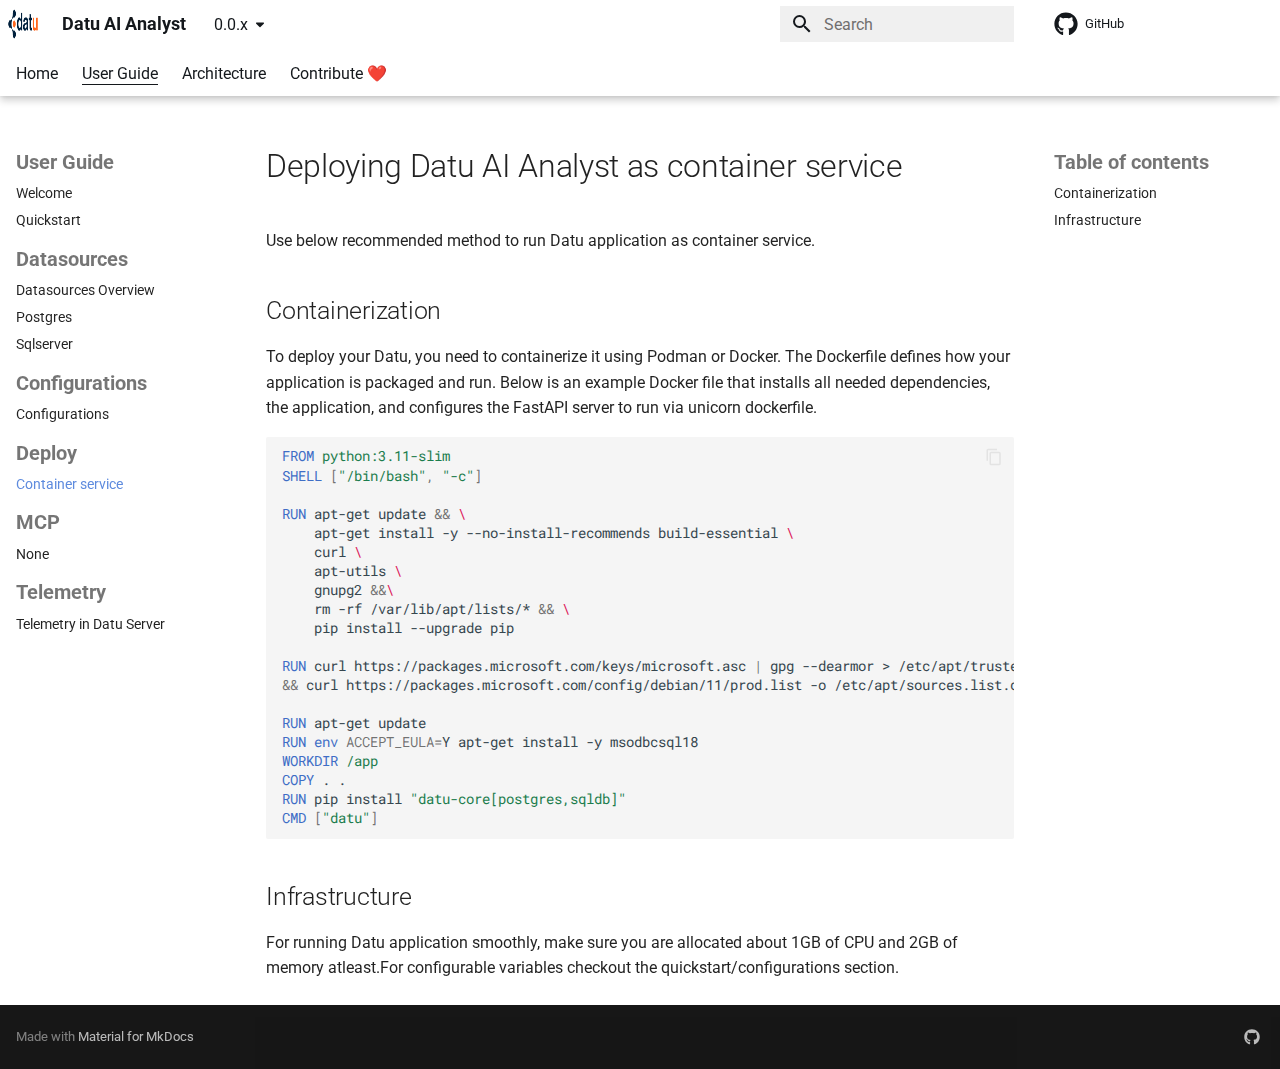
<file: 0.0.x/user-guide/deploy/deploy_as_container_service/index.html>
<!doctype html>
<html lang="en" class="no-js">
  <head>
    
      <meta charset="utf-8">
      <meta name="viewport" content="width=device-width,initial-scale=1">
      
        <meta name="description" content="Datu AI Analyst is a Python SDK for building AI agents that can interact with data, perform analysis, and generate insights. It provides a framework for creating agents that can work with various data sources and tools, enabling developers to build intelligent applications that leverage AI capabilities.">
      
      
        <meta name="author" content="Datuanalytics">
      
      
        <link rel="canonical" href="https://docs.datu.fi/latest/user-guide/deploy/deploy_as_container_service/">
      
      
        <link rel="prev" href="../../configurations/">
      
      
        <link rel="next" href="../../telemetry/product/">
      
      
      <link rel="icon" href="../../../assets/favicon.ico">
      <meta name="generator" content="mkdocs-1.6.1, mkdocs-material-9.6.19">
    
    
      
        <title>Container service - Datu AI Analyst</title>
      
    
    
      <link rel="stylesheet" href="../../../assets/stylesheets/main.7e37652d.min.css">
      
      


    
    
      
    
    
      
        
        
        
        <link rel="stylesheet" href="../../../assets/external/fonts.googleapis.com/css.49ea35f2.css">
        <style>:root{--md-text-font:"Roboto";--md-code-font:"Roboto Mono"}</style>
      
    
    
      <link rel="stylesheet" href="../../../assets/_mkdocstrings.css">
    
      <link rel="stylesheet" href="../../../stylesheets/extra.css">
    
    <script>__md_scope=new URL("../../..",location),__md_hash=e=>[...e].reduce(((e,_)=>(e<<5)-e+_.charCodeAt(0)),0),__md_get=(e,_=localStorage,t=__md_scope)=>JSON.parse(_.getItem(t.pathname+"."+e)),__md_set=(e,_,t=localStorage,a=__md_scope)=>{try{t.setItem(a.pathname+"."+e,JSON.stringify(_))}catch(e){}}</script>
    
      

    
    
    
  </head>
  
  
    <body dir="ltr">
  
    
    <input class="md-toggle" data-md-toggle="drawer" type="checkbox" id="__drawer" autocomplete="off">
    <input class="md-toggle" data-md-toggle="search" type="checkbox" id="__search" autocomplete="off">
    <label class="md-overlay" for="__drawer"></label>
    <div data-md-component="skip">
      
        
        <a href="#deploying-datu-ai-analyst-as-container-service" class="md-skip">
          Skip to content
        </a>
      
    </div>
    <div data-md-component="announce">
      
    </div>
    
      <div data-md-color-scheme="default" data-md-component="outdated" hidden>
        
      </div>
    
    
      

  

<header class="md-header md-header--shadow md-header--lifted" data-md-component="header">
  <nav class="md-header__inner md-grid" aria-label="Header">
    <a href="../../.." title="Datu AI Analyst" class="md-header__button md-logo" aria-label="Datu AI Analyst" data-md-component="logo">
      
  <img src="../../../assets/datusignature.png" alt="logo">

    </a>
    <label class="md-header__button md-icon" for="__drawer">
      
      <svg xmlns="http://www.w3.org/2000/svg" viewBox="0 0 24 24"><path d="M3 6h18v2H3zm0 5h18v2H3zm0 5h18v2H3z"/></svg>
    </label>
    <div class="md-header__title" data-md-component="header-title">
      <div class="md-header__ellipsis">
        <div class="md-header__topic">
          <span class="md-ellipsis">
            Datu AI Analyst
          </span>
        </div>
        <div class="md-header__topic" data-md-component="header-topic">
          <span class="md-ellipsis">
            
              Container service
            
          </span>
        </div>
      </div>
    </div>
    
    
      <script>var palette=__md_get("__palette");if(palette&&palette.color){if("(prefers-color-scheme)"===palette.color.media){var media=matchMedia("(prefers-color-scheme: light)"),input=document.querySelector(media.matches?"[data-md-color-media='(prefers-color-scheme: light)']":"[data-md-color-media='(prefers-color-scheme: dark)']");palette.color.media=input.getAttribute("data-md-color-media"),palette.color.scheme=input.getAttribute("data-md-color-scheme"),palette.color.primary=input.getAttribute("data-md-color-primary"),palette.color.accent=input.getAttribute("data-md-color-accent")}for(var[key,value]of Object.entries(palette.color))document.body.setAttribute("data-md-color-"+key,value)}</script>
    
    
    
      
      
        <label class="md-header__button md-icon" for="__search">
          
          <svg xmlns="http://www.w3.org/2000/svg" viewBox="0 0 24 24"><path d="M9.5 3A6.5 6.5 0 0 1 16 9.5c0 1.61-.59 3.09-1.56 4.23l.27.27h.79l5 5-1.5 1.5-5-5v-.79l-.27-.27A6.52 6.52 0 0 1 9.5 16 6.5 6.5 0 0 1 3 9.5 6.5 6.5 0 0 1 9.5 3m0 2C7 5 5 7 5 9.5S7 14 9.5 14 14 12 14 9.5 12 5 9.5 5"/></svg>
        </label>
        <div class="md-search" data-md-component="search" role="dialog">
  <label class="md-search__overlay" for="__search"></label>
  <div class="md-search__inner" role="search">
    <form class="md-search__form" name="search">
      <input type="text" class="md-search__input" name="query" aria-label="Search" placeholder="Search" autocapitalize="off" autocorrect="off" autocomplete="off" spellcheck="false" data-md-component="search-query" required>
      <label class="md-search__icon md-icon" for="__search">
        
        <svg xmlns="http://www.w3.org/2000/svg" viewBox="0 0 24 24"><path d="M9.5 3A6.5 6.5 0 0 1 16 9.5c0 1.61-.59 3.09-1.56 4.23l.27.27h.79l5 5-1.5 1.5-5-5v-.79l-.27-.27A6.52 6.52 0 0 1 9.5 16 6.5 6.5 0 0 1 3 9.5 6.5 6.5 0 0 1 9.5 3m0 2C7 5 5 7 5 9.5S7 14 9.5 14 14 12 14 9.5 12 5 9.5 5"/></svg>
        
        <svg xmlns="http://www.w3.org/2000/svg" viewBox="0 0 24 24"><path d="M20 11v2H8l5.5 5.5-1.42 1.42L4.16 12l7.92-7.92L13.5 5.5 8 11z"/></svg>
      </label>
      <nav class="md-search__options" aria-label="Search">
        
        <button type="reset" class="md-search__icon md-icon" title="Clear" aria-label="Clear" tabindex="-1">
          
          <svg xmlns="http://www.w3.org/2000/svg" viewBox="0 0 24 24"><path d="M19 6.41 17.59 5 12 10.59 6.41 5 5 6.41 10.59 12 5 17.59 6.41 19 12 13.41 17.59 19 19 17.59 13.41 12z"/></svg>
        </button>
      </nav>
      
    </form>
    <div class="md-search__output">
      <div class="md-search__scrollwrap" tabindex="0" data-md-scrollfix>
        <div class="md-search-result" data-md-component="search-result">
          <div class="md-search-result__meta">
            Initializing search
          </div>
          <ol class="md-search-result__list" role="presentation"></ol>
        </div>
      </div>
    </div>
  </div>
</div>
      
    
    
      <div class="md-header__source">
        <a href="https://github.com/Datuanalytics/datu-core" title="Go to repository" class="md-source" data-md-component="source">
  <div class="md-source__icon md-icon">
    
    <svg xmlns="http://www.w3.org/2000/svg" viewBox="0 0 512 512"><!--! Font Awesome Free 7.0.0 by @fontawesome - https://fontawesome.com License - https://fontawesome.com/license/free (Icons: CC BY 4.0, Fonts: SIL OFL 1.1, Code: MIT License) Copyright 2025 Fonticons, Inc.--><path fill="currentColor" d="M173.9 397.4c0 2-2.3 3.6-5.2 3.6-3.3.3-5.6-1.3-5.6-3.6 0-2 2.3-3.6 5.2-3.6 3-.3 5.6 1.3 5.6 3.6m-31.1-4.5c-.7 2 1.3 4.3 4.3 4.9 2.6 1 5.6 0 6.2-2s-1.3-4.3-4.3-5.2c-2.6-.7-5.5.3-6.2 2.3m44.2-1.7c-2.9.7-4.9 2.6-4.6 4.9.3 2 2.9 3.3 5.9 2.6 2.9-.7 4.9-2.6 4.6-4.6-.3-1.9-3-3.2-5.9-2.9M252.8 8C114.1 8 8 113.3 8 252c0 110.9 69.8 205.8 169.5 239.2 12.8 2.3 17.3-5.6 17.3-12.1 0-6.2-.3-40.4-.3-61.4 0 0-70 15-84.7-29.8 0 0-11.4-29.1-27.8-36.6 0 0-22.9-15.7 1.6-15.4 0 0 24.9 2 38.6 25.8 21.9 38.6 58.6 27.5 72.9 20.9 2.3-16 8.8-27.1 16-33.7-55.9-6.2-112.3-14.3-112.3-110.5 0-27.5 7.6-41.3 23.6-58.9-2.6-6.5-11.1-33.3 2.6-67.9 20.9-6.5 69 27 69 27 20-5.6 41.5-8.5 62.8-8.5s42.8 2.9 62.8 8.5c0 0 48.1-33.6 69-27 13.7 34.7 5.2 61.4 2.6 67.9 16 17.7 25.8 31.5 25.8 58.9 0 96.5-58.9 104.2-114.8 110.5 9.2 7.9 17 22.9 17 46.4 0 33.7-.3 75.4-.3 83.6 0 6.5 4.6 14.4 17.3 12.1C436.2 457.8 504 362.9 504 252 504 113.3 391.5 8 252.8 8M105.2 352.9c-1.3 1-1 3.3.7 5.2 1.6 1.6 3.9 2.3 5.2 1 1.3-1 1-3.3-.7-5.2-1.6-1.6-3.9-2.3-5.2-1m-10.8-8.1c-.7 1.3.3 2.9 2.3 3.9 1.6 1 3.6.7 4.3-.7.7-1.3-.3-2.9-2.3-3.9-2-.6-3.6-.3-4.3.7m32.4 35.6c-1.6 1.3-1 4.3 1.3 6.2 2.3 2.3 5.2 2.6 6.5 1 1.3-1.3.7-4.3-1.3-6.2-2.2-2.3-5.2-2.6-6.5-1m-11.4-14.7c-1.6 1-1.6 3.6 0 5.9s4.3 3.3 5.6 2.3c1.6-1.3 1.6-3.9 0-6.2-1.4-2.3-4-3.3-5.6-2"/></svg>
  </div>
  <div class="md-source__repository">
    GitHub
  </div>
</a>
      </div>
    
  </nav>
  
    
      
<nav class="md-tabs" aria-label="Tabs" data-md-component="tabs">
  <div class="md-grid">
    <ul class="md-tabs__list">
      
        
  
  
  
  
    <li class="md-tabs__item">
      <a href="../../.." class="md-tabs__link">
        
  
  
    
  
  Home

      </a>
    </li>
  

      
        
  
  
  
    
  
  
    
    
      <li class="md-tabs__item md-tabs__item--active">
        <a href="../../" class="md-tabs__link">
          
  
  
  User Guide

        </a>
      </li>
    
  

      
        
  
  
  
  
    
    
      <li class="md-tabs__item">
        <a href="../../../architecture/" class="md-tabs__link">
          
  
  
  Architecture

        </a>
      </li>
    
  

      
        
  
  
  
  
    <li class="md-tabs__item">
      <a href="https://github.com/Datuanalytics/datu-core/blob/main/CONTRIBUTING.md" class="md-tabs__link">
        
  
  
    
  
  Contribute ❤️

      </a>
    </li>
  

      
    </ul>
  </div>
</nav>
    
  
</header>
    
    <div class="md-container" data-md-component="container">
      
      
        
      
      <main class="md-main" data-md-component="main">
        <div class="md-main__inner md-grid">
          
            
              
              <div class="md-sidebar md-sidebar--primary" data-md-component="sidebar" data-md-type="navigation" >
                <div class="md-sidebar__scrollwrap">
                  <div class="md-sidebar__inner">
                    


  


<nav class="md-nav md-nav--primary md-nav--lifted" aria-label="Navigation" data-md-level="0">
  <label class="md-nav__title" for="__drawer">
    <a href="../../.." title="Datu AI Analyst" class="md-nav__button md-logo" aria-label="Datu AI Analyst" data-md-component="logo">
      
  <img src="../../../assets/datusignature.png" alt="logo">

    </a>
    Datu AI Analyst
  </label>
  
    <div class="md-nav__source">
      <a href="https://github.com/Datuanalytics/datu-core" title="Go to repository" class="md-source" data-md-component="source">
  <div class="md-source__icon md-icon">
    
    <svg xmlns="http://www.w3.org/2000/svg" viewBox="0 0 512 512"><!--! Font Awesome Free 7.0.0 by @fontawesome - https://fontawesome.com License - https://fontawesome.com/license/free (Icons: CC BY 4.0, Fonts: SIL OFL 1.1, Code: MIT License) Copyright 2025 Fonticons, Inc.--><path fill="currentColor" d="M173.9 397.4c0 2-2.3 3.6-5.2 3.6-3.3.3-5.6-1.3-5.6-3.6 0-2 2.3-3.6 5.2-3.6 3-.3 5.6 1.3 5.6 3.6m-31.1-4.5c-.7 2 1.3 4.3 4.3 4.9 2.6 1 5.6 0 6.2-2s-1.3-4.3-4.3-5.2c-2.6-.7-5.5.3-6.2 2.3m44.2-1.7c-2.9.7-4.9 2.6-4.6 4.9.3 2 2.9 3.3 5.9 2.6 2.9-.7 4.9-2.6 4.6-4.6-.3-1.9-3-3.2-5.9-2.9M252.8 8C114.1 8 8 113.3 8 252c0 110.9 69.8 205.8 169.5 239.2 12.8 2.3 17.3-5.6 17.3-12.1 0-6.2-.3-40.4-.3-61.4 0 0-70 15-84.7-29.8 0 0-11.4-29.1-27.8-36.6 0 0-22.9-15.7 1.6-15.4 0 0 24.9 2 38.6 25.8 21.9 38.6 58.6 27.5 72.9 20.9 2.3-16 8.8-27.1 16-33.7-55.9-6.2-112.3-14.3-112.3-110.5 0-27.5 7.6-41.3 23.6-58.9-2.6-6.5-11.1-33.3 2.6-67.9 20.9-6.5 69 27 69 27 20-5.6 41.5-8.5 62.8-8.5s42.8 2.9 62.8 8.5c0 0 48.1-33.6 69-27 13.7 34.7 5.2 61.4 2.6 67.9 16 17.7 25.8 31.5 25.8 58.9 0 96.5-58.9 104.2-114.8 110.5 9.2 7.9 17 22.9 17 46.4 0 33.7-.3 75.4-.3 83.6 0 6.5 4.6 14.4 17.3 12.1C436.2 457.8 504 362.9 504 252 504 113.3 391.5 8 252.8 8M105.2 352.9c-1.3 1-1 3.3.7 5.2 1.6 1.6 3.9 2.3 5.2 1 1.3-1 1-3.3-.7-5.2-1.6-1.6-3.9-2.3-5.2-1m-10.8-8.1c-.7 1.3.3 2.9 2.3 3.9 1.6 1 3.6.7 4.3-.7.7-1.3-.3-2.9-2.3-3.9-2-.6-3.6-.3-4.3.7m32.4 35.6c-1.6 1.3-1 4.3 1.3 6.2 2.3 2.3 5.2 2.6 6.5 1 1.3-1.3.7-4.3-1.3-6.2-2.2-2.3-5.2-2.6-6.5-1m-11.4-14.7c-1.6 1-1.6 3.6 0 5.9s4.3 3.3 5.6 2.3c1.6-1.3 1.6-3.9 0-6.2-1.4-2.3-4-3.3-5.6-2"/></svg>
  </div>
  <div class="md-source__repository">
    GitHub
  </div>
</a>
    </div>
  
  <ul class="md-nav__list" data-md-scrollfix>
    
      
      
  
  
  
  
    <li class="md-nav__item">
      <a href="../../.." class="md-nav__link">
        
  
  
  <span class="md-ellipsis">
    Home
    
  </span>
  

      </a>
    </li>
  

    
      
      
  
  
    
  
  
  
    
    
    
    
      
        
        
      
      
        
      
    
    
    <li class="md-nav__item md-nav__item--active md-nav__item--section md-nav__item--nested">
      
        
        
        <input class="md-nav__toggle md-toggle " type="checkbox" id="__nav_2" checked>
        
          
          <label class="md-nav__link" for="__nav_2" id="__nav_2_label" tabindex="">
            
  
  
  <span class="md-ellipsis">
    User Guide
    
  </span>
  

            <span class="md-nav__icon md-icon"></span>
          </label>
        
        <nav class="md-nav" data-md-level="1" aria-labelledby="__nav_2_label" aria-expanded="true">
          <label class="md-nav__title" for="__nav_2">
            <span class="md-nav__icon md-icon"></span>
            User Guide
          </label>
          <ul class="md-nav__list" data-md-scrollfix>
            
              
                
  
  
  
  
    <li class="md-nav__item">
      <a href="../../" class="md-nav__link">
        
  
  
  <span class="md-ellipsis">
    Welcome
    
  </span>
  

      </a>
    </li>
  

              
            
              
                
  
  
  
  
    <li class="md-nav__item">
      <a href="../../quickstart/" class="md-nav__link">
        
  
  
  <span class="md-ellipsis">
    Quickstart
    
  </span>
  

      </a>
    </li>
  

              
            
              
                
  
  
  
  
    
    
    
    
      
      
        
          
          
        
      
    
    
    <li class="md-nav__item md-nav__item--section md-nav__item--nested">
      
        
        
        <input class="md-nav__toggle md-toggle " type="checkbox" id="__nav_2_3" >
        
          
          <label class="md-nav__link" for="__nav_2_3" id="__nav_2_3_label" tabindex="">
            
  
  
  <span class="md-ellipsis">
    Datasources
    
  </span>
  

            <span class="md-nav__icon md-icon"></span>
          </label>
        
        <nav class="md-nav" data-md-level="2" aria-labelledby="__nav_2_3_label" aria-expanded="false">
          <label class="md-nav__title" for="__nav_2_3">
            <span class="md-nav__icon md-icon"></span>
            Datasources
          </label>
          <ul class="md-nav__list" data-md-scrollfix>
            
              
                
  
  
  
  
    <li class="md-nav__item">
      <a href="../../datasources/datasources/" class="md-nav__link">
        
  
  
  <span class="md-ellipsis">
    Datasources Overview
    
  </span>
  

      </a>
    </li>
  

              
            
              
                
  
  
  
  
    <li class="md-nav__item">
      <a href="../../datasources/postgres/" class="md-nav__link">
        
  
  
  <span class="md-ellipsis">
    Postgres
    
  </span>
  

      </a>
    </li>
  

              
            
              
                
  
  
  
  
    <li class="md-nav__item">
      <a href="../../datasources/sqlserver/" class="md-nav__link">
        
  
  
  <span class="md-ellipsis">
    Sqlserver
    
  </span>
  

      </a>
    </li>
  

              
            
          </ul>
        </nav>
      
    </li>
  

              
            
              
                
  
  
  
  
    
    
    
    
      
      
        
          
          
        
      
    
    
    <li class="md-nav__item md-nav__item--section md-nav__item--nested">
      
        
        
        <input class="md-nav__toggle md-toggle " type="checkbox" id="__nav_2_4" >
        
          
          <label class="md-nav__link" for="__nav_2_4" id="__nav_2_4_label" tabindex="">
            
  
  
  <span class="md-ellipsis">
    Configurations
    
  </span>
  

            <span class="md-nav__icon md-icon"></span>
          </label>
        
        <nav class="md-nav" data-md-level="2" aria-labelledby="__nav_2_4_label" aria-expanded="false">
          <label class="md-nav__title" for="__nav_2_4">
            <span class="md-nav__icon md-icon"></span>
            Configurations
          </label>
          <ul class="md-nav__list" data-md-scrollfix>
            
              
                
  
  
  
  
    <li class="md-nav__item">
      <a href="../../configurations/" class="md-nav__link">
        
  
  
  <span class="md-ellipsis">
    Configurations
    
  </span>
  

      </a>
    </li>
  

              
            
          </ul>
        </nav>
      
    </li>
  

              
            
              
                
  
  
    
  
  
  
    
    
    
    
      
      
        
          
          
        
      
    
    
    <li class="md-nav__item md-nav__item--active md-nav__item--section md-nav__item--nested">
      
        
        
        <input class="md-nav__toggle md-toggle " type="checkbox" id="__nav_2_5" checked>
        
          
          <label class="md-nav__link" for="__nav_2_5" id="__nav_2_5_label" tabindex="">
            
  
  
  <span class="md-ellipsis">
    Deploy
    
  </span>
  

            <span class="md-nav__icon md-icon"></span>
          </label>
        
        <nav class="md-nav" data-md-level="2" aria-labelledby="__nav_2_5_label" aria-expanded="true">
          <label class="md-nav__title" for="__nav_2_5">
            <span class="md-nav__icon md-icon"></span>
            Deploy
          </label>
          <ul class="md-nav__list" data-md-scrollfix>
            
              
                
  
  
    
  
  
  
    <li class="md-nav__item md-nav__item--active">
      
      <input class="md-nav__toggle md-toggle" type="checkbox" id="__toc">
      
      
        
      
      
        <label class="md-nav__link md-nav__link--active" for="__toc">
          
  
  
  <span class="md-ellipsis">
    Container service
    
  </span>
  

          <span class="md-nav__icon md-icon"></span>
        </label>
      
      <a href="./" class="md-nav__link md-nav__link--active">
        
  
  
  <span class="md-ellipsis">
    Container service
    
  </span>
  

      </a>
      
        

<nav class="md-nav md-nav--secondary" aria-label="Table of contents">
  
  
  
    
  
  
    <label class="md-nav__title" for="__toc">
      <span class="md-nav__icon md-icon"></span>
      Table of contents
    </label>
    <ul class="md-nav__list" data-md-component="toc" data-md-scrollfix>
      
        <li class="md-nav__item">
  <a href="#containerization" class="md-nav__link">
    <span class="md-ellipsis">
      Containerization
    </span>
  </a>
  
</li>
      
        <li class="md-nav__item">
  <a href="#infrastructure" class="md-nav__link">
    <span class="md-ellipsis">
      Infrastructure
    </span>
  </a>
  
</li>
      
    </ul>
  
</nav>
      
    </li>
  

              
            
          </ul>
        </nav>
      
    </li>
  

              
            
              
                
  
  
  
  
    
    
    
    
      
      
        
          
          
        
      
    
    
    <li class="md-nav__item md-nav__item--section md-nav__item--nested">
      
        
        
        <input class="md-nav__toggle md-toggle " type="checkbox" id="__nav_2_6" >
        
          
          <label class="md-nav__link" for="__nav_2_6" id="__nav_2_6_label" tabindex="">
            
  
  
  <span class="md-ellipsis">
    MCP
    
  </span>
  

            <span class="md-nav__icon md-icon"></span>
          </label>
        
        <nav class="md-nav" data-md-level="2" aria-labelledby="__nav_2_6_label" aria-expanded="false">
          <label class="md-nav__title" for="__nav_2_6">
            <span class="md-nav__icon md-icon"></span>
            MCP
          </label>
          <ul class="md-nav__list" data-md-scrollfix>
            
              
                
  
  
  
  
    <li class="md-nav__item">
      <a href="../../mcp/mcp_connectivity.md" class="md-nav__link">
        
  
  
  <span class="md-ellipsis">
    None
    
  </span>
  

      </a>
    </li>
  

              
            
          </ul>
        </nav>
      
    </li>
  

              
            
              
                
  
  
  
  
    
    
    
    
      
      
        
          
          
        
      
    
    
    <li class="md-nav__item md-nav__item--section md-nav__item--nested">
      
        
        
        <input class="md-nav__toggle md-toggle " type="checkbox" id="__nav_2_7" >
        
          
          <label class="md-nav__link" for="__nav_2_7" id="__nav_2_7_label" tabindex="">
            
  
  
  <span class="md-ellipsis">
    Telemetry
    
  </span>
  

            <span class="md-nav__icon md-icon"></span>
          </label>
        
        <nav class="md-nav" data-md-level="2" aria-labelledby="__nav_2_7_label" aria-expanded="false">
          <label class="md-nav__title" for="__nav_2_7">
            <span class="md-nav__icon md-icon"></span>
            Telemetry
          </label>
          <ul class="md-nav__list" data-md-scrollfix>
            
              
                
  
  
  
  
    <li class="md-nav__item">
      <a href="../../telemetry/product/" class="md-nav__link">
        
  
  
  <span class="md-ellipsis">
    Telemetry in Datu Server
    
  </span>
  

      </a>
    </li>
  

              
            
          </ul>
        </nav>
      
    </li>
  

              
            
          </ul>
        </nav>
      
    </li>
  

    
      
      
  
  
  
  
    
    
    
    
      
      
        
      
    
    
    <li class="md-nav__item md-nav__item--nested">
      
        
        
        <input class="md-nav__toggle md-toggle " type="checkbox" id="__nav_3" >
        
          
          <label class="md-nav__link" for="__nav_3" id="__nav_3_label" tabindex="0">
            
  
  
  <span class="md-ellipsis">
    Architecture
    
  </span>
  

            <span class="md-nav__icon md-icon"></span>
          </label>
        
        <nav class="md-nav" data-md-level="1" aria-labelledby="__nav_3_label" aria-expanded="false">
          <label class="md-nav__title" for="__nav_3">
            <span class="md-nav__icon md-icon"></span>
            Architecture
          </label>
          <ul class="md-nav__list" data-md-scrollfix>
            
              
                
  
  
  
  
    <li class="md-nav__item">
      <a href="../../../architecture/" class="md-nav__link">
        
  
  
  <span class="md-ellipsis">
    Overview
    
  </span>
  

      </a>
    </li>
  

              
            
          </ul>
        </nav>
      
    </li>
  

    
      
      
  
  
  
  
    <li class="md-nav__item">
      <a href="https://github.com/Datuanalytics/datu-core/blob/main/CONTRIBUTING.md" class="md-nav__link">
        
  
  
  <span class="md-ellipsis">
    Contribute ❤️
    
  </span>
  

      </a>
    </li>
  

    
  </ul>
</nav>
                  </div>
                </div>
              </div>
            
            
              
              <div class="md-sidebar md-sidebar--secondary" data-md-component="sidebar" data-md-type="toc" >
                <div class="md-sidebar__scrollwrap">
                  <div class="md-sidebar__inner">
                    

<nav class="md-nav md-nav--secondary" aria-label="Table of contents">
  
  
  
    
  
  
    <label class="md-nav__title" for="__toc">
      <span class="md-nav__icon md-icon"></span>
      Table of contents
    </label>
    <ul class="md-nav__list" data-md-component="toc" data-md-scrollfix>
      
        <li class="md-nav__item">
  <a href="#containerization" class="md-nav__link">
    <span class="md-ellipsis">
      Containerization
    </span>
  </a>
  
</li>
      
        <li class="md-nav__item">
  <a href="#infrastructure" class="md-nav__link">
    <span class="md-ellipsis">
      Infrastructure
    </span>
  </a>
  
</li>
      
    </ul>
  
</nav>
                  </div>
                </div>
              </div>
            
          
          
            <div class="md-content" data-md-component="content">
              <article class="md-content__inner md-typeset">
                
                  


  
  


<h1 id="deploying-datu-ai-analyst-as-container-service">Deploying Datu AI Analyst as container service</h1>
<p>Use below recommended method to run Datu application as container service.</p>
<h2 id="containerization">Containerization</h2>
<p>To deploy your Datu, you need to containerize it using Podman or Docker. The Dockerfile defines how your application is packaged and run. Below is an example Docker file that installs all needed dependencies, the application, and configures the FastAPI server to run via unicorn dockerfile.</p>
<div class="highlight"><pre><span></span><code><span class="k">FROM</span><span class="w"> </span><span class="s">python:3.11-slim</span>
<span class="k">SHELL</span><span class="w"> </span><span class="p">[</span><span class="s2">&quot;/bin/bash&quot;</span><span class="p">,</span><span class="w"> </span><span class="s2">&quot;-c&quot;</span><span class="p">]</span>

<span class="k">RUN</span><span class="w"> </span>apt-get<span class="w"> </span>update<span class="w"> </span><span class="o">&amp;&amp;</span><span class="w"> </span><span class="se">\</span>
<span class="w">    </span>apt-get<span class="w"> </span>install<span class="w"> </span>-y<span class="w"> </span>--no-install-recommends<span class="w"> </span>build-essential<span class="w"> </span><span class="se">\</span>
<span class="w">    </span>curl<span class="w"> </span><span class="se">\</span>
<span class="w">    </span>apt-utils<span class="w"> </span><span class="se">\</span>
<span class="w">    </span>gnupg2<span class="w"> </span><span class="o">&amp;&amp;</span><span class="se">\</span>
<span class="w">    </span>rm<span class="w"> </span>-rf<span class="w"> </span>/var/lib/apt/lists/*<span class="w"> </span><span class="o">&amp;&amp;</span><span class="w"> </span><span class="se">\</span>
<span class="w">    </span>pip<span class="w"> </span>install<span class="w"> </span>--upgrade<span class="w"> </span>pip

<span class="k">RUN</span><span class="w"> </span>curl<span class="w"> </span>https://packages.microsoft.com/keys/microsoft.asc<span class="w"> </span><span class="p">|</span><span class="w"> </span>gpg<span class="w"> </span>--dearmor<span class="w"> </span>&gt;<span class="w"> </span>/etc/apt/trusted.gpg.d/microsoft.gpg<span class="w"> </span><span class="se">\</span>
<span class="o">&amp;&amp;</span><span class="w"> </span>curl<span class="w"> </span>https://packages.microsoft.com/config/debian/11/prod.list<span class="w"> </span>-o<span class="w"> </span>/etc/apt/sources.list.d/mssql-release.list

<span class="k">RUN</span><span class="w"> </span>apt-get<span class="w"> </span>update
<span class="k">RUN</span><span class="w"> </span><span class="k">env</span><span class="w"> </span><span class="nv">ACCEPT_EULA</span><span class="o">=</span>Y<span class="w"> </span>apt-get<span class="w"> </span>install<span class="w"> </span>-y<span class="w"> </span>msodbcsql18
<span class="k">WORKDIR</span><span class="w"> </span><span class="s">/app</span>
<span class="k">COPY</span><span class="w"> </span>.<span class="w"> </span>.
<span class="k">RUN</span><span class="w"> </span>pip<span class="w"> </span>install<span class="w"> </span><span class="s2">&quot;datu-core[postgres,sqldb]&quot;</span>
<span class="k">CMD</span><span class="w"> </span><span class="p">[</span><span class="s2">&quot;datu&quot;</span><span class="p">]</span>
</code></pre></div>
<h2 id="infrastructure">Infrastructure</h2>
<p>For running Datu application smoothly, make sure you are allocated about 1GB of CPU and 2GB of memory atleast.For configurable variables checkout the quickstart/configurations section.</p>












                
              </article>
            </div>
          
          
<script>var target=document.getElementById(location.hash.slice(1));target&&target.name&&(target.checked=target.name.startsWith("__tabbed_"))</script>
        </div>
        
          <button type="button" class="md-top md-icon" data-md-component="top" hidden>
  
  <svg xmlns="http://www.w3.org/2000/svg" viewBox="0 0 24 24"><path d="M13 20h-2V8l-5.5 5.5-1.42-1.42L12 4.16l7.92 7.92-1.42 1.42L13 8z"/></svg>
  Back to top
</button>
        
      </main>
      
        <footer class="md-footer">
  
  <div class="md-footer-meta md-typeset">
    <div class="md-footer-meta__inner md-grid">
      <div class="md-copyright">
  
  
    Made with
    <a href="https://squidfunk.github.io/mkdocs-material/" target="_blank" rel="noopener">
      Material for MkDocs
    </a>
  
</div>
      
        
<div class="md-social">
  
    
    
    
    
    <a href="" target="_blank" rel="noopener" title="" class="md-social__link">
      <svg xmlns="http://www.w3.org/2000/svg" viewBox="0 0 512 512"><!--! Font Awesome Free 7.0.0 by @fontawesome - https://fontawesome.com License - https://fontawesome.com/license/free (Icons: CC BY 4.0, Fonts: SIL OFL 1.1, Code: MIT License) Copyright 2025 Fonticons, Inc.--><path fill="currentColor" d="M173.9 397.4c0 2-2.3 3.6-5.2 3.6-3.3.3-5.6-1.3-5.6-3.6 0-2 2.3-3.6 5.2-3.6 3-.3 5.6 1.3 5.6 3.6m-31.1-4.5c-.7 2 1.3 4.3 4.3 4.9 2.6 1 5.6 0 6.2-2s-1.3-4.3-4.3-5.2c-2.6-.7-5.5.3-6.2 2.3m44.2-1.7c-2.9.7-4.9 2.6-4.6 4.9.3 2 2.9 3.3 5.9 2.6 2.9-.7 4.9-2.6 4.6-4.6-.3-1.9-3-3.2-5.9-2.9M252.8 8C114.1 8 8 113.3 8 252c0 110.9 69.8 205.8 169.5 239.2 12.8 2.3 17.3-5.6 17.3-12.1 0-6.2-.3-40.4-.3-61.4 0 0-70 15-84.7-29.8 0 0-11.4-29.1-27.8-36.6 0 0-22.9-15.7 1.6-15.4 0 0 24.9 2 38.6 25.8 21.9 38.6 58.6 27.5 72.9 20.9 2.3-16 8.8-27.1 16-33.7-55.9-6.2-112.3-14.3-112.3-110.5 0-27.5 7.6-41.3 23.6-58.9-2.6-6.5-11.1-33.3 2.6-67.9 20.9-6.5 69 27 69 27 20-5.6 41.5-8.5 62.8-8.5s42.8 2.9 62.8 8.5c0 0 48.1-33.6 69-27 13.7 34.7 5.2 61.4 2.6 67.9 16 17.7 25.8 31.5 25.8 58.9 0 96.5-58.9 104.2-114.8 110.5 9.2 7.9 17 22.9 17 46.4 0 33.7-.3 75.4-.3 83.6 0 6.5 4.6 14.4 17.3 12.1C436.2 457.8 504 362.9 504 252 504 113.3 391.5 8 252.8 8M105.2 352.9c-1.3 1-1 3.3.7 5.2 1.6 1.6 3.9 2.3 5.2 1 1.3-1 1-3.3-.7-5.2-1.6-1.6-3.9-2.3-5.2-1m-10.8-8.1c-.7 1.3.3 2.9 2.3 3.9 1.6 1 3.6.7 4.3-.7.7-1.3-.3-2.9-2.3-3.9-2-.6-3.6-.3-4.3.7m32.4 35.6c-1.6 1.3-1 4.3 1.3 6.2 2.3 2.3 5.2 2.6 6.5 1 1.3-1.3.7-4.3-1.3-6.2-2.2-2.3-5.2-2.6-6.5-1m-11.4-14.7c-1.6 1-1.6 3.6 0 5.9s4.3 3.3 5.6 2.3c1.6-1.3 1.6-3.9 0-6.2-1.4-2.3-4-3.3-5.6-2"/></svg>
    </a>
  
</div>
      
    </div>
  </div>
</footer>
      
    </div>
    <div class="md-dialog" data-md-component="dialog">
      <div class="md-dialog__inner md-typeset"></div>
    </div>
    
      <div class="md-progress" data-md-component="progress" role="progressbar"></div>
    
    
    
      
      <script id="__config" type="application/json">{"base": "../../..", "features": ["content.code.copy", "content.code.select", "navigation.instant", "navigation.instant.prefetch", "navigation.instant.progress", "navigation.tabs", "navigation.tabs.sticky", "navigation.sections", "navigation.top", "search.highlight", "content.code.copy"], "search": "../../../assets/javascripts/workers/search.973d3a69.min.js", "tags": null, "translations": {"clipboard.copied": "Copied to clipboard", "clipboard.copy": "Copy to clipboard", "search.result.more.one": "1 more on this page", "search.result.more.other": "# more on this page", "search.result.none": "No matching documents", "search.result.one": "1 matching document", "search.result.other": "# matching documents", "search.result.placeholder": "Type to start searching", "search.result.term.missing": "Missing", "select.version": "Select version"}, "version": {"provider": "mike"}}</script>
    
    
      <script src="../../../assets/javascripts/bundle.92b07e13.min.js"></script>
      
    
  </body>
</html>
</file>
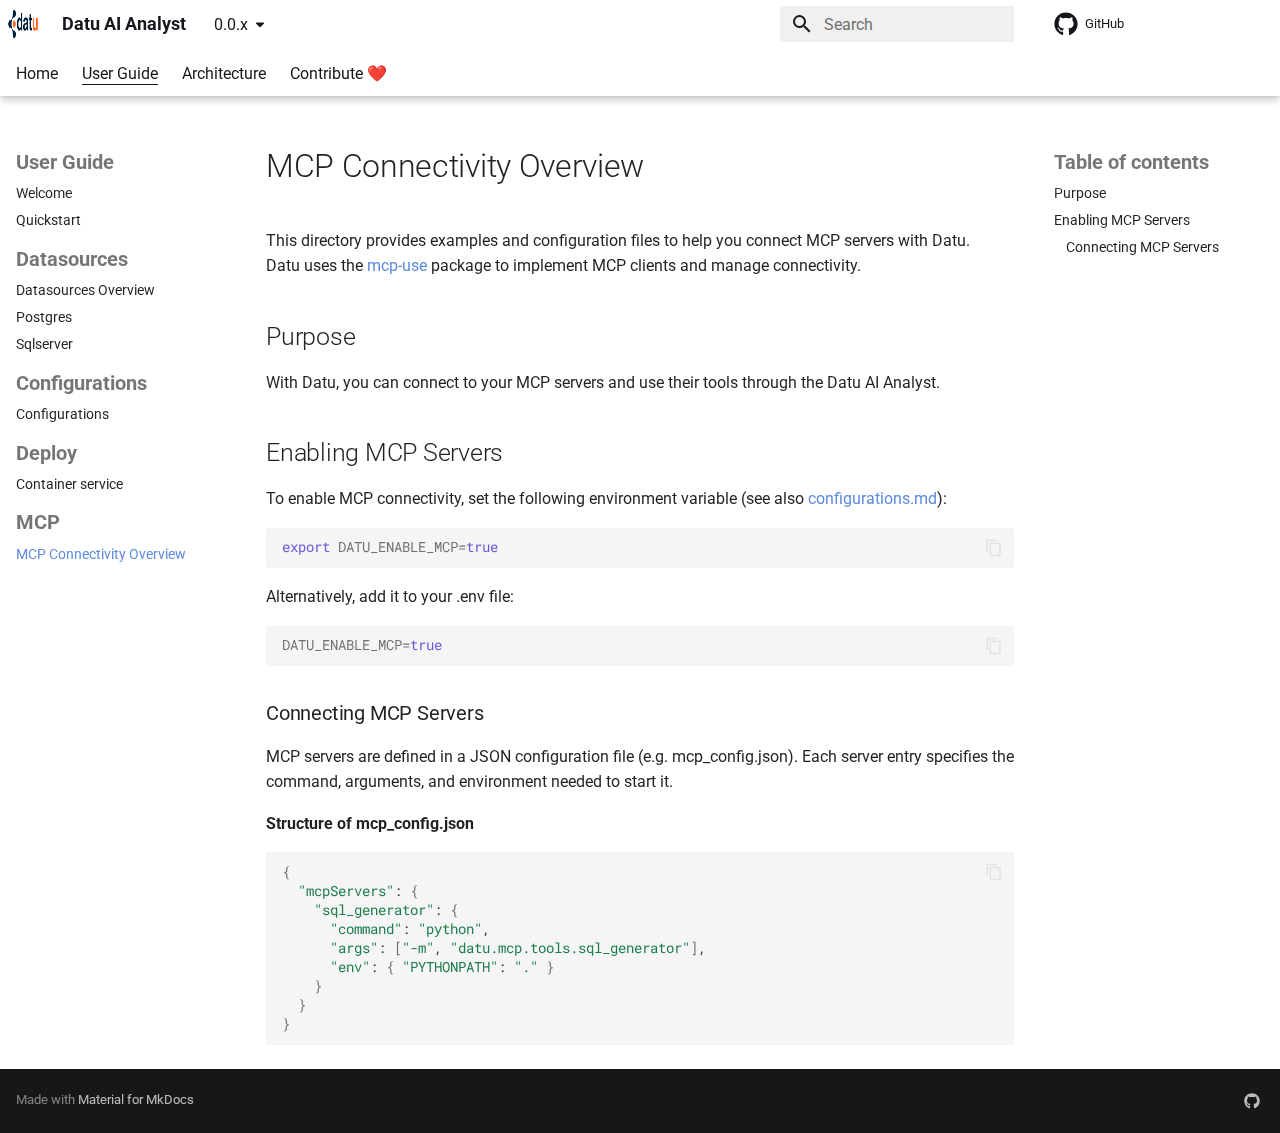
<file: 0.0.x/user-guide/MCP/mcp_connectivity/index.html>
<!doctype html>
<html lang="en" class="no-js">
  <head>
    
      <meta charset="utf-8">
      <meta name="viewport" content="width=device-width,initial-scale=1">
      
        <meta name="description" content="Datu AI Analyst is a Python SDK for building AI agents that can interact with data, perform analysis, and generate insights. It provides a framework for creating agents that can work with various data sources and tools, enabling developers to build intelligent applications that leverage AI capabilities.">
      
      
        <meta name="author" content="Datuanalytics">
      
      
        <link rel="canonical" href="https://docs.datu.fi/latest/user-guide/MCP/mcp_connectivity/">
      
      
        <link rel="prev" href="../../deploy/deploy_as_container_service/">
      
      
        <link rel="next" href="../../../architecture/">
      
      
      <link rel="icon" href="../../../assets/favicon.ico">
      <meta name="generator" content="mkdocs-1.6.1, mkdocs-material-9.6.17">
    
    
      
        <title>MCP Connectivity Overview - Datu AI Analyst</title>
      
    
    
      <link rel="stylesheet" href="../../../assets/stylesheets/main.7e37652d.min.css">
      
      


    
    
      
    
    
      
        
        
        
        <link rel="stylesheet" href="../../../assets/external/fonts.googleapis.com/css.49ea35f2.css">
        <style>:root{--md-text-font:"Roboto";--md-code-font:"Roboto Mono"}</style>
      
    
    
      <link rel="stylesheet" href="../../../assets/_mkdocstrings.css">
    
      <link rel="stylesheet" href="../../../stylesheets/extra.css">
    
    <script>__md_scope=new URL("../../..",location),__md_hash=e=>[...e].reduce(((e,_)=>(e<<5)-e+_.charCodeAt(0)),0),__md_get=(e,_=localStorage,t=__md_scope)=>JSON.parse(_.getItem(t.pathname+"."+e)),__md_set=(e,_,t=localStorage,a=__md_scope)=>{try{t.setItem(a.pathname+"."+e,JSON.stringify(_))}catch(e){}}</script>
    
      

    
    
    
  </head>
  
  
    <body dir="ltr">
  
    
    <input class="md-toggle" data-md-toggle="drawer" type="checkbox" id="__drawer" autocomplete="off">
    <input class="md-toggle" data-md-toggle="search" type="checkbox" id="__search" autocomplete="off">
    <label class="md-overlay" for="__drawer"></label>
    <div data-md-component="skip">
      
        
        <a href="#mcp-connectivity-overview" class="md-skip">
          Skip to content
        </a>
      
    </div>
    <div data-md-component="announce">
      
    </div>
    
      <div data-md-color-scheme="default" data-md-component="outdated" hidden>
        
      </div>
    
    
      

  

<header class="md-header md-header--shadow md-header--lifted" data-md-component="header">
  <nav class="md-header__inner md-grid" aria-label="Header">
    <a href="../../.." title="Datu AI Analyst" class="md-header__button md-logo" aria-label="Datu AI Analyst" data-md-component="logo">
      
  <img src="../../../assets/datusignature.png" alt="logo">

    </a>
    <label class="md-header__button md-icon" for="__drawer">
      
      <svg xmlns="http://www.w3.org/2000/svg" viewBox="0 0 24 24"><path d="M3 6h18v2H3zm0 5h18v2H3zm0 5h18v2H3z"/></svg>
    </label>
    <div class="md-header__title" data-md-component="header-title">
      <div class="md-header__ellipsis">
        <div class="md-header__topic">
          <span class="md-ellipsis">
            Datu AI Analyst
          </span>
        </div>
        <div class="md-header__topic" data-md-component="header-topic">
          <span class="md-ellipsis">
            
              MCP Connectivity Overview
            
          </span>
        </div>
      </div>
    </div>
    
    
      <script>var palette=__md_get("__palette");if(palette&&palette.color){if("(prefers-color-scheme)"===palette.color.media){var media=matchMedia("(prefers-color-scheme: light)"),input=document.querySelector(media.matches?"[data-md-color-media='(prefers-color-scheme: light)']":"[data-md-color-media='(prefers-color-scheme: dark)']");palette.color.media=input.getAttribute("data-md-color-media"),palette.color.scheme=input.getAttribute("data-md-color-scheme"),palette.color.primary=input.getAttribute("data-md-color-primary"),palette.color.accent=input.getAttribute("data-md-color-accent")}for(var[key,value]of Object.entries(palette.color))document.body.setAttribute("data-md-color-"+key,value)}</script>
    
    
    
      
      
        <label class="md-header__button md-icon" for="__search">
          
          <svg xmlns="http://www.w3.org/2000/svg" viewBox="0 0 24 24"><path d="M9.5 3A6.5 6.5 0 0 1 16 9.5c0 1.61-.59 3.09-1.56 4.23l.27.27h.79l5 5-1.5 1.5-5-5v-.79l-.27-.27A6.52 6.52 0 0 1 9.5 16 6.5 6.5 0 0 1 3 9.5 6.5 6.5 0 0 1 9.5 3m0 2C7 5 5 7 5 9.5S7 14 9.5 14 14 12 14 9.5 12 5 9.5 5"/></svg>
        </label>
        <div class="md-search" data-md-component="search" role="dialog">
  <label class="md-search__overlay" for="__search"></label>
  <div class="md-search__inner" role="search">
    <form class="md-search__form" name="search">
      <input type="text" class="md-search__input" name="query" aria-label="Search" placeholder="Search" autocapitalize="off" autocorrect="off" autocomplete="off" spellcheck="false" data-md-component="search-query" required>
      <label class="md-search__icon md-icon" for="__search">
        
        <svg xmlns="http://www.w3.org/2000/svg" viewBox="0 0 24 24"><path d="M9.5 3A6.5 6.5 0 0 1 16 9.5c0 1.61-.59 3.09-1.56 4.23l.27.27h.79l5 5-1.5 1.5-5-5v-.79l-.27-.27A6.52 6.52 0 0 1 9.5 16 6.5 6.5 0 0 1 3 9.5 6.5 6.5 0 0 1 9.5 3m0 2C7 5 5 7 5 9.5S7 14 9.5 14 14 12 14 9.5 12 5 9.5 5"/></svg>
        
        <svg xmlns="http://www.w3.org/2000/svg" viewBox="0 0 24 24"><path d="M20 11v2H8l5.5 5.5-1.42 1.42L4.16 12l7.92-7.92L13.5 5.5 8 11z"/></svg>
      </label>
      <nav class="md-search__options" aria-label="Search">
        
        <button type="reset" class="md-search__icon md-icon" title="Clear" aria-label="Clear" tabindex="-1">
          
          <svg xmlns="http://www.w3.org/2000/svg" viewBox="0 0 24 24"><path d="M19 6.41 17.59 5 12 10.59 6.41 5 5 6.41 10.59 12 5 17.59 6.41 19 12 13.41 17.59 19 19 17.59 13.41 12z"/></svg>
        </button>
      </nav>
      
    </form>
    <div class="md-search__output">
      <div class="md-search__scrollwrap" tabindex="0" data-md-scrollfix>
        <div class="md-search-result" data-md-component="search-result">
          <div class="md-search-result__meta">
            Initializing search
          </div>
          <ol class="md-search-result__list" role="presentation"></ol>
        </div>
      </div>
    </div>
  </div>
</div>
      
    
    
      <div class="md-header__source">
        <a href="https://github.com/Datuanalytics/datu-core" title="Go to repository" class="md-source" data-md-component="source">
  <div class="md-source__icon md-icon">
    
    <svg xmlns="http://www.w3.org/2000/svg" viewBox="0 0 512 512"><!--! Font Awesome Free 7.0.0 by @fontawesome - https://fontawesome.com License - https://fontawesome.com/license/free (Icons: CC BY 4.0, Fonts: SIL OFL 1.1, Code: MIT License) Copyright 2025 Fonticons, Inc.--><path fill="currentColor" d="M173.9 397.4c0 2-2.3 3.6-5.2 3.6-3.3.3-5.6-1.3-5.6-3.6 0-2 2.3-3.6 5.2-3.6 3-.3 5.6 1.3 5.6 3.6m-31.1-4.5c-.7 2 1.3 4.3 4.3 4.9 2.6 1 5.6 0 6.2-2s-1.3-4.3-4.3-5.2c-2.6-.7-5.5.3-6.2 2.3m44.2-1.7c-2.9.7-4.9 2.6-4.6 4.9.3 2 2.9 3.3 5.9 2.6 2.9-.7 4.9-2.6 4.6-4.6-.3-1.9-3-3.2-5.9-2.9M252.8 8C114.1 8 8 113.3 8 252c0 110.9 69.8 205.8 169.5 239.2 12.8 2.3 17.3-5.6 17.3-12.1 0-6.2-.3-40.4-.3-61.4 0 0-70 15-84.7-29.8 0 0-11.4-29.1-27.8-36.6 0 0-22.9-15.7 1.6-15.4 0 0 24.9 2 38.6 25.8 21.9 38.6 58.6 27.5 72.9 20.9 2.3-16 8.8-27.1 16-33.7-55.9-6.2-112.3-14.3-112.3-110.5 0-27.5 7.6-41.3 23.6-58.9-2.6-6.5-11.1-33.3 2.6-67.9 20.9-6.5 69 27 69 27 20-5.6 41.5-8.5 62.8-8.5s42.8 2.9 62.8 8.5c0 0 48.1-33.6 69-27 13.7 34.7 5.2 61.4 2.6 67.9 16 17.7 25.8 31.5 25.8 58.9 0 96.5-58.9 104.2-114.8 110.5 9.2 7.9 17 22.9 17 46.4 0 33.7-.3 75.4-.3 83.6 0 6.5 4.6 14.4 17.3 12.1C436.2 457.8 504 362.9 504 252 504 113.3 391.5 8 252.8 8M105.2 352.9c-1.3 1-1 3.3.7 5.2 1.6 1.6 3.9 2.3 5.2 1 1.3-1 1-3.3-.7-5.2-1.6-1.6-3.9-2.3-5.2-1m-10.8-8.1c-.7 1.3.3 2.9 2.3 3.9 1.6 1 3.6.7 4.3-.7.7-1.3-.3-2.9-2.3-3.9-2-.6-3.6-.3-4.3.7m32.4 35.6c-1.6 1.3-1 4.3 1.3 6.2 2.3 2.3 5.2 2.6 6.5 1 1.3-1.3.7-4.3-1.3-6.2-2.2-2.3-5.2-2.6-6.5-1m-11.4-14.7c-1.6 1-1.6 3.6 0 5.9s4.3 3.3 5.6 2.3c1.6-1.3 1.6-3.9 0-6.2-1.4-2.3-4-3.3-5.6-2"/></svg>
  </div>
  <div class="md-source__repository">
    GitHub
  </div>
</a>
      </div>
    
  </nav>
  
    
      
<nav class="md-tabs" aria-label="Tabs" data-md-component="tabs">
  <div class="md-grid">
    <ul class="md-tabs__list">
      
        
  
  
  
  
    <li class="md-tabs__item">
      <a href="../../.." class="md-tabs__link">
        
  
  
    
  
  Home

      </a>
    </li>
  

      
        
  
  
  
    
  
  
    
    
      <li class="md-tabs__item md-tabs__item--active">
        <a href="../../" class="md-tabs__link">
          
  
  
  User Guide

        </a>
      </li>
    
  

      
        
  
  
  
  
    
    
      <li class="md-tabs__item">
        <a href="../../../architecture/" class="md-tabs__link">
          
  
  
  Architecture

        </a>
      </li>
    
  

      
        
  
  
  
  
    <li class="md-tabs__item">
      <a href="https://github.com/Datuanalytics/datu-core/blob/main/CONTRIBUTING.md" class="md-tabs__link">
        
  
  
    
  
  Contribute ❤️

      </a>
    </li>
  

      
    </ul>
  </div>
</nav>
    
  
</header>
    
    <div class="md-container" data-md-component="container">
      
      
        
      
      <main class="md-main" data-md-component="main">
        <div class="md-main__inner md-grid">
          
            
              
              <div class="md-sidebar md-sidebar--primary" data-md-component="sidebar" data-md-type="navigation" >
                <div class="md-sidebar__scrollwrap">
                  <div class="md-sidebar__inner">
                    


  


<nav class="md-nav md-nav--primary md-nav--lifted" aria-label="Navigation" data-md-level="0">
  <label class="md-nav__title" for="__drawer">
    <a href="../../.." title="Datu AI Analyst" class="md-nav__button md-logo" aria-label="Datu AI Analyst" data-md-component="logo">
      
  <img src="../../../assets/datusignature.png" alt="logo">

    </a>
    Datu AI Analyst
  </label>
  
    <div class="md-nav__source">
      <a href="https://github.com/Datuanalytics/datu-core" title="Go to repository" class="md-source" data-md-component="source">
  <div class="md-source__icon md-icon">
    
    <svg xmlns="http://www.w3.org/2000/svg" viewBox="0 0 512 512"><!--! Font Awesome Free 7.0.0 by @fontawesome - https://fontawesome.com License - https://fontawesome.com/license/free (Icons: CC BY 4.0, Fonts: SIL OFL 1.1, Code: MIT License) Copyright 2025 Fonticons, Inc.--><path fill="currentColor" d="M173.9 397.4c0 2-2.3 3.6-5.2 3.6-3.3.3-5.6-1.3-5.6-3.6 0-2 2.3-3.6 5.2-3.6 3-.3 5.6 1.3 5.6 3.6m-31.1-4.5c-.7 2 1.3 4.3 4.3 4.9 2.6 1 5.6 0 6.2-2s-1.3-4.3-4.3-5.2c-2.6-.7-5.5.3-6.2 2.3m44.2-1.7c-2.9.7-4.9 2.6-4.6 4.9.3 2 2.9 3.3 5.9 2.6 2.9-.7 4.9-2.6 4.6-4.6-.3-1.9-3-3.2-5.9-2.9M252.8 8C114.1 8 8 113.3 8 252c0 110.9 69.8 205.8 169.5 239.2 12.8 2.3 17.3-5.6 17.3-12.1 0-6.2-.3-40.4-.3-61.4 0 0-70 15-84.7-29.8 0 0-11.4-29.1-27.8-36.6 0 0-22.9-15.7 1.6-15.4 0 0 24.9 2 38.6 25.8 21.9 38.6 58.6 27.5 72.9 20.9 2.3-16 8.8-27.1 16-33.7-55.9-6.2-112.3-14.3-112.3-110.5 0-27.5 7.6-41.3 23.6-58.9-2.6-6.5-11.1-33.3 2.6-67.9 20.9-6.5 69 27 69 27 20-5.6 41.5-8.5 62.8-8.5s42.8 2.9 62.8 8.5c0 0 48.1-33.6 69-27 13.7 34.7 5.2 61.4 2.6 67.9 16 17.7 25.8 31.5 25.8 58.9 0 96.5-58.9 104.2-114.8 110.5 9.2 7.9 17 22.9 17 46.4 0 33.7-.3 75.4-.3 83.6 0 6.5 4.6 14.4 17.3 12.1C436.2 457.8 504 362.9 504 252 504 113.3 391.5 8 252.8 8M105.2 352.9c-1.3 1-1 3.3.7 5.2 1.6 1.6 3.9 2.3 5.2 1 1.3-1 1-3.3-.7-5.2-1.6-1.6-3.9-2.3-5.2-1m-10.8-8.1c-.7 1.3.3 2.9 2.3 3.9 1.6 1 3.6.7 4.3-.7.7-1.3-.3-2.9-2.3-3.9-2-.6-3.6-.3-4.3.7m32.4 35.6c-1.6 1.3-1 4.3 1.3 6.2 2.3 2.3 5.2 2.6 6.5 1 1.3-1.3.7-4.3-1.3-6.2-2.2-2.3-5.2-2.6-6.5-1m-11.4-14.7c-1.6 1-1.6 3.6 0 5.9s4.3 3.3 5.6 2.3c1.6-1.3 1.6-3.9 0-6.2-1.4-2.3-4-3.3-5.6-2"/></svg>
  </div>
  <div class="md-source__repository">
    GitHub
  </div>
</a>
    </div>
  
  <ul class="md-nav__list" data-md-scrollfix>
    
      
      
  
  
  
  
    <li class="md-nav__item">
      <a href="../../.." class="md-nav__link">
        
  
  
  <span class="md-ellipsis">
    Home
    
  </span>
  

      </a>
    </li>
  

    
      
      
  
  
    
  
  
  
    
    
    
    
      
        
        
      
      
        
      
    
    
    <li class="md-nav__item md-nav__item--active md-nav__item--section md-nav__item--nested">
      
        
        
        <input class="md-nav__toggle md-toggle " type="checkbox" id="__nav_2" checked>
        
          
          <label class="md-nav__link" for="__nav_2" id="__nav_2_label" tabindex="">
            
  
  
  <span class="md-ellipsis">
    User Guide
    
  </span>
  

            <span class="md-nav__icon md-icon"></span>
          </label>
        
        <nav class="md-nav" data-md-level="1" aria-labelledby="__nav_2_label" aria-expanded="true">
          <label class="md-nav__title" for="__nav_2">
            <span class="md-nav__icon md-icon"></span>
            User Guide
          </label>
          <ul class="md-nav__list" data-md-scrollfix>
            
              
                
  
  
  
  
    <li class="md-nav__item">
      <a href="../../" class="md-nav__link">
        
  
  
  <span class="md-ellipsis">
    Welcome
    
  </span>
  

      </a>
    </li>
  

              
            
              
                
  
  
  
  
    <li class="md-nav__item">
      <a href="../../quickstart/" class="md-nav__link">
        
  
  
  <span class="md-ellipsis">
    Quickstart
    
  </span>
  

      </a>
    </li>
  

              
            
              
                
  
  
  
  
    
    
    
    
      
      
        
          
          
        
      
    
    
    <li class="md-nav__item md-nav__item--section md-nav__item--nested">
      
        
        
        <input class="md-nav__toggle md-toggle " type="checkbox" id="__nav_2_3" >
        
          
          <label class="md-nav__link" for="__nav_2_3" id="__nav_2_3_label" tabindex="">
            
  
  
  <span class="md-ellipsis">
    Datasources
    
  </span>
  

            <span class="md-nav__icon md-icon"></span>
          </label>
        
        <nav class="md-nav" data-md-level="2" aria-labelledby="__nav_2_3_label" aria-expanded="false">
          <label class="md-nav__title" for="__nav_2_3">
            <span class="md-nav__icon md-icon"></span>
            Datasources
          </label>
          <ul class="md-nav__list" data-md-scrollfix>
            
              
                
  
  
  
  
    <li class="md-nav__item">
      <a href="../../datasources/datasources/" class="md-nav__link">
        
  
  
  <span class="md-ellipsis">
    Datasources Overview
    
  </span>
  

      </a>
    </li>
  

              
            
              
                
  
  
  
  
    <li class="md-nav__item">
      <a href="../../datasources/postgres/" class="md-nav__link">
        
  
  
  <span class="md-ellipsis">
    Postgres
    
  </span>
  

      </a>
    </li>
  

              
            
              
                
  
  
  
  
    <li class="md-nav__item">
      <a href="../../datasources/sqlserver/" class="md-nav__link">
        
  
  
  <span class="md-ellipsis">
    Sqlserver
    
  </span>
  

      </a>
    </li>
  

              
            
          </ul>
        </nav>
      
    </li>
  

              
            
              
                
  
  
  
  
    
    
    
    
      
      
        
          
          
        
      
    
    
    <li class="md-nav__item md-nav__item--section md-nav__item--nested">
      
        
        
        <input class="md-nav__toggle md-toggle " type="checkbox" id="__nav_2_4" >
        
          
          <label class="md-nav__link" for="__nav_2_4" id="__nav_2_4_label" tabindex="">
            
  
  
  <span class="md-ellipsis">
    Configurations
    
  </span>
  

            <span class="md-nav__icon md-icon"></span>
          </label>
        
        <nav class="md-nav" data-md-level="2" aria-labelledby="__nav_2_4_label" aria-expanded="false">
          <label class="md-nav__title" for="__nav_2_4">
            <span class="md-nav__icon md-icon"></span>
            Configurations
          </label>
          <ul class="md-nav__list" data-md-scrollfix>
            
              
                
  
  
  
  
    <li class="md-nav__item">
      <a href="../../configurations/" class="md-nav__link">
        
  
  
  <span class="md-ellipsis">
    Configurations
    
  </span>
  

      </a>
    </li>
  

              
            
          </ul>
        </nav>
      
    </li>
  

              
            
              
                
  
  
  
  
    
    
    
    
      
      
        
          
          
        
      
    
    
    <li class="md-nav__item md-nav__item--section md-nav__item--nested">
      
        
        
        <input class="md-nav__toggle md-toggle " type="checkbox" id="__nav_2_5" >
        
          
          <label class="md-nav__link" for="__nav_2_5" id="__nav_2_5_label" tabindex="">
            
  
  
  <span class="md-ellipsis">
    Deploy
    
  </span>
  

            <span class="md-nav__icon md-icon"></span>
          </label>
        
        <nav class="md-nav" data-md-level="2" aria-labelledby="__nav_2_5_label" aria-expanded="false">
          <label class="md-nav__title" for="__nav_2_5">
            <span class="md-nav__icon md-icon"></span>
            Deploy
          </label>
          <ul class="md-nav__list" data-md-scrollfix>
            
              
                
  
  
  
  
    <li class="md-nav__item">
      <a href="../../deploy/deploy_as_container_service/" class="md-nav__link">
        
  
  
  <span class="md-ellipsis">
    Container service
    
  </span>
  

      </a>
    </li>
  

              
            
          </ul>
        </nav>
      
    </li>
  

              
            
              
                
  
  
    
  
  
  
    
    
    
    
      
      
        
          
          
        
      
    
    
    <li class="md-nav__item md-nav__item--active md-nav__item--section md-nav__item--nested">
      
        
        
        <input class="md-nav__toggle md-toggle " type="checkbox" id="__nav_2_6" checked>
        
          
          <label class="md-nav__link" for="__nav_2_6" id="__nav_2_6_label" tabindex="">
            
  
  
  <span class="md-ellipsis">
    MCP
    
  </span>
  

            <span class="md-nav__icon md-icon"></span>
          </label>
        
        <nav class="md-nav" data-md-level="2" aria-labelledby="__nav_2_6_label" aria-expanded="true">
          <label class="md-nav__title" for="__nav_2_6">
            <span class="md-nav__icon md-icon"></span>
            MCP
          </label>
          <ul class="md-nav__list" data-md-scrollfix>
            
              
                
  
  
    
  
  
  
    <li class="md-nav__item md-nav__item--active">
      
      <input class="md-nav__toggle md-toggle" type="checkbox" id="__toc">
      
      
        
      
      
        <label class="md-nav__link md-nav__link--active" for="__toc">
          
  
  
  <span class="md-ellipsis">
    MCP Connectivity Overview
    
  </span>
  

          <span class="md-nav__icon md-icon"></span>
        </label>
      
      <a href="./" class="md-nav__link md-nav__link--active">
        
  
  
  <span class="md-ellipsis">
    MCP Connectivity Overview
    
  </span>
  

      </a>
      
        

<nav class="md-nav md-nav--secondary" aria-label="Table of contents">
  
  
  
    
  
  
    <label class="md-nav__title" for="__toc">
      <span class="md-nav__icon md-icon"></span>
      Table of contents
    </label>
    <ul class="md-nav__list" data-md-component="toc" data-md-scrollfix>
      
        <li class="md-nav__item">
  <a href="#purpose" class="md-nav__link">
    <span class="md-ellipsis">
      Purpose
    </span>
  </a>
  
</li>
      
        <li class="md-nav__item">
  <a href="#enabling-mcp-servers" class="md-nav__link">
    <span class="md-ellipsis">
      Enabling MCP Servers
    </span>
  </a>
  
    <nav class="md-nav" aria-label="Enabling MCP Servers">
      <ul class="md-nav__list">
        
          <li class="md-nav__item">
  <a href="#connecting-mcp-servers" class="md-nav__link">
    <span class="md-ellipsis">
      Connecting MCP Servers
    </span>
  </a>
  
</li>
        
      </ul>
    </nav>
  
</li>
      
    </ul>
  
</nav>
      
    </li>
  

              
            
          </ul>
        </nav>
      
    </li>
  

              
            
          </ul>
        </nav>
      
    </li>
  

    
      
      
  
  
  
  
    
    
    
    
      
      
        
      
    
    
    <li class="md-nav__item md-nav__item--nested">
      
        
        
        <input class="md-nav__toggle md-toggle " type="checkbox" id="__nav_3" >
        
          
          <label class="md-nav__link" for="__nav_3" id="__nav_3_label" tabindex="0">
            
  
  
  <span class="md-ellipsis">
    Architecture
    
  </span>
  

            <span class="md-nav__icon md-icon"></span>
          </label>
        
        <nav class="md-nav" data-md-level="1" aria-labelledby="__nav_3_label" aria-expanded="false">
          <label class="md-nav__title" for="__nav_3">
            <span class="md-nav__icon md-icon"></span>
            Architecture
          </label>
          <ul class="md-nav__list" data-md-scrollfix>
            
              
                
  
  
  
  
    <li class="md-nav__item">
      <a href="../../../architecture/" class="md-nav__link">
        
  
  
  <span class="md-ellipsis">
    Overview
    
  </span>
  

      </a>
    </li>
  

              
            
          </ul>
        </nav>
      
    </li>
  

    
      
      
  
  
  
  
    <li class="md-nav__item">
      <a href="https://github.com/Datuanalytics/datu-core/blob/main/CONTRIBUTING.md" class="md-nav__link">
        
  
  
  <span class="md-ellipsis">
    Contribute ❤️
    
  </span>
  

      </a>
    </li>
  

    
  </ul>
</nav>
                  </div>
                </div>
              </div>
            
            
              
              <div class="md-sidebar md-sidebar--secondary" data-md-component="sidebar" data-md-type="toc" >
                <div class="md-sidebar__scrollwrap">
                  <div class="md-sidebar__inner">
                    

<nav class="md-nav md-nav--secondary" aria-label="Table of contents">
  
  
  
    
  
  
    <label class="md-nav__title" for="__toc">
      <span class="md-nav__icon md-icon"></span>
      Table of contents
    </label>
    <ul class="md-nav__list" data-md-component="toc" data-md-scrollfix>
      
        <li class="md-nav__item">
  <a href="#purpose" class="md-nav__link">
    <span class="md-ellipsis">
      Purpose
    </span>
  </a>
  
</li>
      
        <li class="md-nav__item">
  <a href="#enabling-mcp-servers" class="md-nav__link">
    <span class="md-ellipsis">
      Enabling MCP Servers
    </span>
  </a>
  
    <nav class="md-nav" aria-label="Enabling MCP Servers">
      <ul class="md-nav__list">
        
          <li class="md-nav__item">
  <a href="#connecting-mcp-servers" class="md-nav__link">
    <span class="md-ellipsis">
      Connecting MCP Servers
    </span>
  </a>
  
</li>
        
      </ul>
    </nav>
  
</li>
      
    </ul>
  
</nav>
                  </div>
                </div>
              </div>
            
          
          
            <div class="md-content" data-md-component="content">
              <article class="md-content__inner md-typeset">
                
                  


  
  


<h1 id="mcp-connectivity-overview">MCP Connectivity Overview</h1>
<p>This directory provides examples and configuration files to help you connect MCP servers with Datu.<br />
Datu uses the <a href="https://github.com/mcp-use/mcp-use">mcp-use</a> package to implement MCP clients and manage connectivity.</p>
<h2 id="purpose">Purpose</h2>
<p>With Datu, you can connect to your MCP servers and use their tools through the Datu AI Analyst.</p>
<h2 id="enabling-mcp-servers">Enabling MCP Servers</h2>
<p>To enable MCP connectivity, set the following environment variable (see also <a href="../../configurations/">configurations.md</a>):</p>
<div class="highlight"><pre><span></span><code><span class="nb">export</span><span class="w"> </span><span class="nv">DATU_ENABLE_MCP</span><span class="o">=</span><span class="nb">true</span>
</code></pre></div>
<p>Alternatively, add it to your .env file:</p>
<div class="highlight"><pre><span></span><code><span class="nv">DATU_ENABLE_MCP</span><span class="o">=</span><span class="nb">true</span>
</code></pre></div>
<h3 id="connecting-mcp-servers">Connecting MCP Servers</h3>
<p>MCP servers are defined in a JSON configuration file (e.g. mcp_config.json).
Each server entry specifies the command, arguments, and environment needed to start it.</p>
<p><strong>Structure of mcp_config.json</strong></p>
<div class="highlight"><pre><span></span><code><span class="o">{</span>
<span class="w">  </span><span class="s2">&quot;mcpServers&quot;</span>:<span class="w"> </span><span class="o">{</span>
<span class="w">    </span><span class="s2">&quot;sql_generator&quot;</span>:<span class="w"> </span><span class="o">{</span>
<span class="w">      </span><span class="s2">&quot;command&quot;</span>:<span class="w"> </span><span class="s2">&quot;python&quot;</span>,
<span class="w">      </span><span class="s2">&quot;args&quot;</span>:<span class="w"> </span><span class="o">[</span><span class="s2">&quot;-m&quot;</span>,<span class="w"> </span><span class="s2">&quot;datu.mcp.tools.sql_generator&quot;</span><span class="o">]</span>,
<span class="w">      </span><span class="s2">&quot;env&quot;</span>:<span class="w"> </span><span class="o">{</span><span class="w"> </span><span class="s2">&quot;PYTHONPATH&quot;</span>:<span class="w"> </span><span class="s2">&quot;.&quot;</span><span class="w"> </span><span class="o">}</span>
<span class="w">    </span><span class="o">}</span>
<span class="w">  </span><span class="o">}</span>
<span class="o">}</span>
</code></pre></div>












                
              </article>
            </div>
          
          
<script>var target=document.getElementById(location.hash.slice(1));target&&target.name&&(target.checked=target.name.startsWith("__tabbed_"))</script>
        </div>
        
          <button type="button" class="md-top md-icon" data-md-component="top" hidden>
  
  <svg xmlns="http://www.w3.org/2000/svg" viewBox="0 0 24 24"><path d="M13 20h-2V8l-5.5 5.5-1.42-1.42L12 4.16l7.92 7.92-1.42 1.42L13 8z"/></svg>
  Back to top
</button>
        
      </main>
      
        <footer class="md-footer">
  
  <div class="md-footer-meta md-typeset">
    <div class="md-footer-meta__inner md-grid">
      <div class="md-copyright">
  
  
    Made with
    <a href="https://squidfunk.github.io/mkdocs-material/" target="_blank" rel="noopener">
      Material for MkDocs
    </a>
  
</div>
      
        <div class="md-social">
  
    
    
    
    
    <a href="" target="_blank" rel="noopener" title="" class="md-social__link">
      <svg xmlns="http://www.w3.org/2000/svg" viewBox="0 0 512 512"><!--! Font Awesome Free 7.0.0 by @fontawesome - https://fontawesome.com License - https://fontawesome.com/license/free (Icons: CC BY 4.0, Fonts: SIL OFL 1.1, Code: MIT License) Copyright 2025 Fonticons, Inc.--><path fill="currentColor" d="M173.9 397.4c0 2-2.3 3.6-5.2 3.6-3.3.3-5.6-1.3-5.6-3.6 0-2 2.3-3.6 5.2-3.6 3-.3 5.6 1.3 5.6 3.6m-31.1-4.5c-.7 2 1.3 4.3 4.3 4.9 2.6 1 5.6 0 6.2-2s-1.3-4.3-4.3-5.2c-2.6-.7-5.5.3-6.2 2.3m44.2-1.7c-2.9.7-4.9 2.6-4.6 4.9.3 2 2.9 3.3 5.9 2.6 2.9-.7 4.9-2.6 4.6-4.6-.3-1.9-3-3.2-5.9-2.9M252.8 8C114.1 8 8 113.3 8 252c0 110.9 69.8 205.8 169.5 239.2 12.8 2.3 17.3-5.6 17.3-12.1 0-6.2-.3-40.4-.3-61.4 0 0-70 15-84.7-29.8 0 0-11.4-29.1-27.8-36.6 0 0-22.9-15.7 1.6-15.4 0 0 24.9 2 38.6 25.8 21.9 38.6 58.6 27.5 72.9 20.9 2.3-16 8.8-27.1 16-33.7-55.9-6.2-112.3-14.3-112.3-110.5 0-27.5 7.6-41.3 23.6-58.9-2.6-6.5-11.1-33.3 2.6-67.9 20.9-6.5 69 27 69 27 20-5.6 41.5-8.5 62.8-8.5s42.8 2.9 62.8 8.5c0 0 48.1-33.6 69-27 13.7 34.7 5.2 61.4 2.6 67.9 16 17.7 25.8 31.5 25.8 58.9 0 96.5-58.9 104.2-114.8 110.5 9.2 7.9 17 22.9 17 46.4 0 33.7-.3 75.4-.3 83.6 0 6.5 4.6 14.4 17.3 12.1C436.2 457.8 504 362.9 504 252 504 113.3 391.5 8 252.8 8M105.2 352.9c-1.3 1-1 3.3.7 5.2 1.6 1.6 3.9 2.3 5.2 1 1.3-1 1-3.3-.7-5.2-1.6-1.6-3.9-2.3-5.2-1m-10.8-8.1c-.7 1.3.3 2.9 2.3 3.9 1.6 1 3.6.7 4.3-.7.7-1.3-.3-2.9-2.3-3.9-2-.6-3.6-.3-4.3.7m32.4 35.6c-1.6 1.3-1 4.3 1.3 6.2 2.3 2.3 5.2 2.6 6.5 1 1.3-1.3.7-4.3-1.3-6.2-2.2-2.3-5.2-2.6-6.5-1m-11.4-14.7c-1.6 1-1.6 3.6 0 5.9s4.3 3.3 5.6 2.3c1.6-1.3 1.6-3.9 0-6.2-1.4-2.3-4-3.3-5.6-2"/></svg>
    </a>
  
</div>
      
    </div>
  </div>
</footer>
      
    </div>
    <div class="md-dialog" data-md-component="dialog">
      <div class="md-dialog__inner md-typeset"></div>
    </div>
    
      <div class="md-progress" data-md-component="progress" role="progressbar"></div>
    
    
    
      
      <script id="__config" type="application/json">{"base": "../../..", "features": ["content.code.copy", "content.code.select", "navigation.instant", "navigation.instant.prefetch", "navigation.instant.progress", "navigation.tabs", "navigation.tabs.sticky", "navigation.sections", "navigation.top", "search.highlight", "content.code.copy"], "search": "../../../assets/javascripts/workers/search.973d3a69.min.js", "tags": null, "translations": {"clipboard.copied": "Copied to clipboard", "clipboard.copy": "Copy to clipboard", "search.result.more.one": "1 more on this page", "search.result.more.other": "# more on this page", "search.result.none": "No matching documents", "search.result.one": "1 matching document", "search.result.other": "# matching documents", "search.result.placeholder": "Type to start searching", "search.result.term.missing": "Missing", "select.version": "Select version"}, "version": {"provider": "mike"}}</script>
    
    
      <script src="../../../assets/javascripts/bundle.92b07e13.min.js"></script>
      
    
  </body>
</html>
</file>
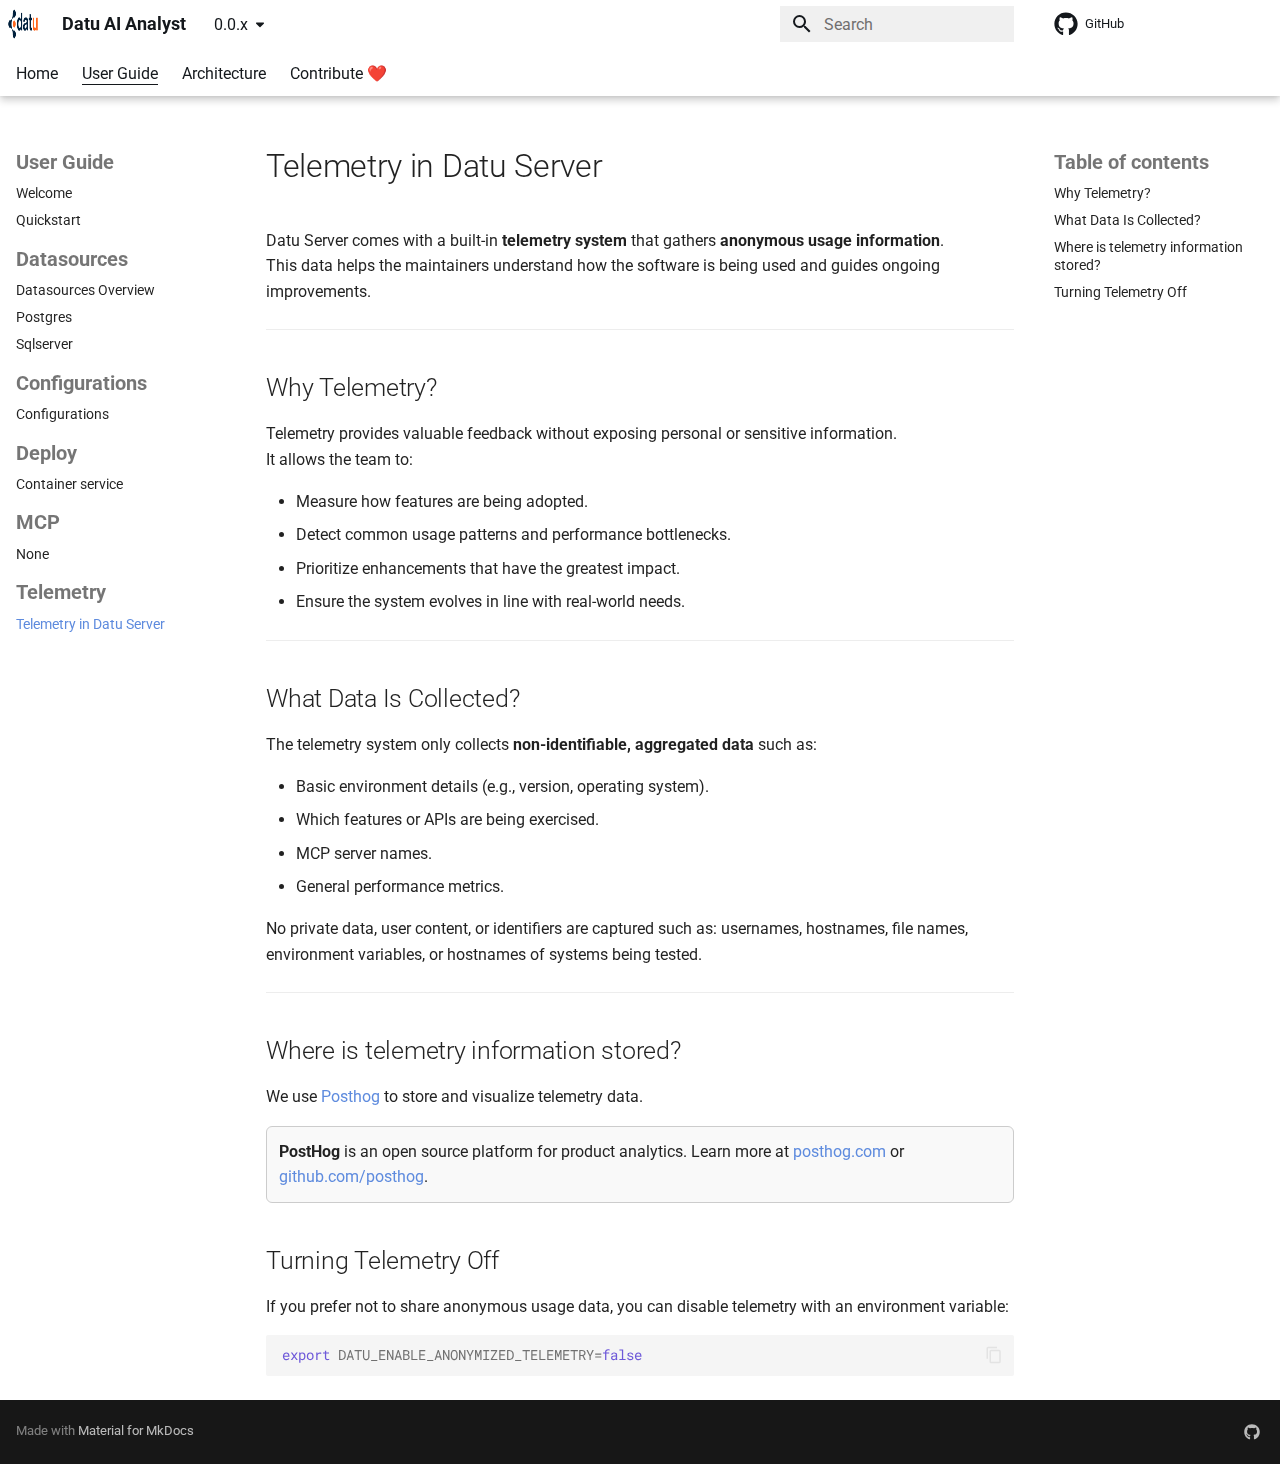
<file: 0.0.x/user-guide/telemetry/product/index.html>
<!doctype html>
<html lang="en" class="no-js">
  <head>
    
      <meta charset="utf-8">
      <meta name="viewport" content="width=device-width,initial-scale=1">
      
        <meta name="description" content="Datu AI Analyst is a Python SDK for building AI agents that can interact with data, perform analysis, and generate insights. It provides a framework for creating agents that can work with various data sources and tools, enabling developers to build intelligent applications that leverage AI capabilities.">
      
      
        <meta name="author" content="Datuanalytics">
      
      
        <link rel="canonical" href="https://docs.datu.fi/latest/user-guide/telemetry/product/">
      
      
        <link rel="prev" href="../../deploy/deploy_as_container_service/">
      
      
        <link rel="next" href="../../../architecture/">
      
      
      <link rel="icon" href="../../../assets/favicon.ico">
      <meta name="generator" content="mkdocs-1.6.1, mkdocs-material-9.6.19">
    
    
      
        <title>Telemetry in Datu Server - Datu AI Analyst</title>
      
    
    
      <link rel="stylesheet" href="../../../assets/stylesheets/main.7e37652d.min.css">
      
      


    
    
      
    
    
      
        
        
        
        <link rel="stylesheet" href="../../../assets/external/fonts.googleapis.com/css.49ea35f2.css">
        <style>:root{--md-text-font:"Roboto";--md-code-font:"Roboto Mono"}</style>
      
    
    
      <link rel="stylesheet" href="../../../assets/_mkdocstrings.css">
    
      <link rel="stylesheet" href="../../../stylesheets/extra.css">
    
    <script>__md_scope=new URL("../../..",location),__md_hash=e=>[...e].reduce(((e,_)=>(e<<5)-e+_.charCodeAt(0)),0),__md_get=(e,_=localStorage,t=__md_scope)=>JSON.parse(_.getItem(t.pathname+"."+e)),__md_set=(e,_,t=localStorage,a=__md_scope)=>{try{t.setItem(a.pathname+"."+e,JSON.stringify(_))}catch(e){}}</script>
    
      

    
    
    
  </head>
  
  
    <body dir="ltr">
  
    
    <input class="md-toggle" data-md-toggle="drawer" type="checkbox" id="__drawer" autocomplete="off">
    <input class="md-toggle" data-md-toggle="search" type="checkbox" id="__search" autocomplete="off">
    <label class="md-overlay" for="__drawer"></label>
    <div data-md-component="skip">
      
        
        <a href="#telemetry-in-datu-server" class="md-skip">
          Skip to content
        </a>
      
    </div>
    <div data-md-component="announce">
      
    </div>
    
      <div data-md-color-scheme="default" data-md-component="outdated" hidden>
        
      </div>
    
    
      

  

<header class="md-header md-header--shadow md-header--lifted" data-md-component="header">
  <nav class="md-header__inner md-grid" aria-label="Header">
    <a href="../../.." title="Datu AI Analyst" class="md-header__button md-logo" aria-label="Datu AI Analyst" data-md-component="logo">
      
  <img src="../../../assets/datusignature.png" alt="logo">

    </a>
    <label class="md-header__button md-icon" for="__drawer">
      
      <svg xmlns="http://www.w3.org/2000/svg" viewBox="0 0 24 24"><path d="M3 6h18v2H3zm0 5h18v2H3zm0 5h18v2H3z"/></svg>
    </label>
    <div class="md-header__title" data-md-component="header-title">
      <div class="md-header__ellipsis">
        <div class="md-header__topic">
          <span class="md-ellipsis">
            Datu AI Analyst
          </span>
        </div>
        <div class="md-header__topic" data-md-component="header-topic">
          <span class="md-ellipsis">
            
              Telemetry in Datu Server
            
          </span>
        </div>
      </div>
    </div>
    
    
      <script>var palette=__md_get("__palette");if(palette&&palette.color){if("(prefers-color-scheme)"===palette.color.media){var media=matchMedia("(prefers-color-scheme: light)"),input=document.querySelector(media.matches?"[data-md-color-media='(prefers-color-scheme: light)']":"[data-md-color-media='(prefers-color-scheme: dark)']");palette.color.media=input.getAttribute("data-md-color-media"),palette.color.scheme=input.getAttribute("data-md-color-scheme"),palette.color.primary=input.getAttribute("data-md-color-primary"),palette.color.accent=input.getAttribute("data-md-color-accent")}for(var[key,value]of Object.entries(palette.color))document.body.setAttribute("data-md-color-"+key,value)}</script>
    
    
    
      
      
        <label class="md-header__button md-icon" for="__search">
          
          <svg xmlns="http://www.w3.org/2000/svg" viewBox="0 0 24 24"><path d="M9.5 3A6.5 6.5 0 0 1 16 9.5c0 1.61-.59 3.09-1.56 4.23l.27.27h.79l5 5-1.5 1.5-5-5v-.79l-.27-.27A6.52 6.52 0 0 1 9.5 16 6.5 6.5 0 0 1 3 9.5 6.5 6.5 0 0 1 9.5 3m0 2C7 5 5 7 5 9.5S7 14 9.5 14 14 12 14 9.5 12 5 9.5 5"/></svg>
        </label>
        <div class="md-search" data-md-component="search" role="dialog">
  <label class="md-search__overlay" for="__search"></label>
  <div class="md-search__inner" role="search">
    <form class="md-search__form" name="search">
      <input type="text" class="md-search__input" name="query" aria-label="Search" placeholder="Search" autocapitalize="off" autocorrect="off" autocomplete="off" spellcheck="false" data-md-component="search-query" required>
      <label class="md-search__icon md-icon" for="__search">
        
        <svg xmlns="http://www.w3.org/2000/svg" viewBox="0 0 24 24"><path d="M9.5 3A6.5 6.5 0 0 1 16 9.5c0 1.61-.59 3.09-1.56 4.23l.27.27h.79l5 5-1.5 1.5-5-5v-.79l-.27-.27A6.52 6.52 0 0 1 9.5 16 6.5 6.5 0 0 1 3 9.5 6.5 6.5 0 0 1 9.5 3m0 2C7 5 5 7 5 9.5S7 14 9.5 14 14 12 14 9.5 12 5 9.5 5"/></svg>
        
        <svg xmlns="http://www.w3.org/2000/svg" viewBox="0 0 24 24"><path d="M20 11v2H8l5.5 5.5-1.42 1.42L4.16 12l7.92-7.92L13.5 5.5 8 11z"/></svg>
      </label>
      <nav class="md-search__options" aria-label="Search">
        
        <button type="reset" class="md-search__icon md-icon" title="Clear" aria-label="Clear" tabindex="-1">
          
          <svg xmlns="http://www.w3.org/2000/svg" viewBox="0 0 24 24"><path d="M19 6.41 17.59 5 12 10.59 6.41 5 5 6.41 10.59 12 5 17.59 6.41 19 12 13.41 17.59 19 19 17.59 13.41 12z"/></svg>
        </button>
      </nav>
      
    </form>
    <div class="md-search__output">
      <div class="md-search__scrollwrap" tabindex="0" data-md-scrollfix>
        <div class="md-search-result" data-md-component="search-result">
          <div class="md-search-result__meta">
            Initializing search
          </div>
          <ol class="md-search-result__list" role="presentation"></ol>
        </div>
      </div>
    </div>
  </div>
</div>
      
    
    
      <div class="md-header__source">
        <a href="https://github.com/Datuanalytics/datu-core" title="Go to repository" class="md-source" data-md-component="source">
  <div class="md-source__icon md-icon">
    
    <svg xmlns="http://www.w3.org/2000/svg" viewBox="0 0 512 512"><!--! Font Awesome Free 7.0.0 by @fontawesome - https://fontawesome.com License - https://fontawesome.com/license/free (Icons: CC BY 4.0, Fonts: SIL OFL 1.1, Code: MIT License) Copyright 2025 Fonticons, Inc.--><path fill="currentColor" d="M173.9 397.4c0 2-2.3 3.6-5.2 3.6-3.3.3-5.6-1.3-5.6-3.6 0-2 2.3-3.6 5.2-3.6 3-.3 5.6 1.3 5.6 3.6m-31.1-4.5c-.7 2 1.3 4.3 4.3 4.9 2.6 1 5.6 0 6.2-2s-1.3-4.3-4.3-5.2c-2.6-.7-5.5.3-6.2 2.3m44.2-1.7c-2.9.7-4.9 2.6-4.6 4.9.3 2 2.9 3.3 5.9 2.6 2.9-.7 4.9-2.6 4.6-4.6-.3-1.9-3-3.2-5.9-2.9M252.8 8C114.1 8 8 113.3 8 252c0 110.9 69.8 205.8 169.5 239.2 12.8 2.3 17.3-5.6 17.3-12.1 0-6.2-.3-40.4-.3-61.4 0 0-70 15-84.7-29.8 0 0-11.4-29.1-27.8-36.6 0 0-22.9-15.7 1.6-15.4 0 0 24.9 2 38.6 25.8 21.9 38.6 58.6 27.5 72.9 20.9 2.3-16 8.8-27.1 16-33.7-55.9-6.2-112.3-14.3-112.3-110.5 0-27.5 7.6-41.3 23.6-58.9-2.6-6.5-11.1-33.3 2.6-67.9 20.9-6.5 69 27 69 27 20-5.6 41.5-8.5 62.8-8.5s42.8 2.9 62.8 8.5c0 0 48.1-33.6 69-27 13.7 34.7 5.2 61.4 2.6 67.9 16 17.7 25.8 31.5 25.8 58.9 0 96.5-58.9 104.2-114.8 110.5 9.2 7.9 17 22.9 17 46.4 0 33.7-.3 75.4-.3 83.6 0 6.5 4.6 14.4 17.3 12.1C436.2 457.8 504 362.9 504 252 504 113.3 391.5 8 252.8 8M105.2 352.9c-1.3 1-1 3.3.7 5.2 1.6 1.6 3.9 2.3 5.2 1 1.3-1 1-3.3-.7-5.2-1.6-1.6-3.9-2.3-5.2-1m-10.8-8.1c-.7 1.3.3 2.9 2.3 3.9 1.6 1 3.6.7 4.3-.7.7-1.3-.3-2.9-2.3-3.9-2-.6-3.6-.3-4.3.7m32.4 35.6c-1.6 1.3-1 4.3 1.3 6.2 2.3 2.3 5.2 2.6 6.5 1 1.3-1.3.7-4.3-1.3-6.2-2.2-2.3-5.2-2.6-6.5-1m-11.4-14.7c-1.6 1-1.6 3.6 0 5.9s4.3 3.3 5.6 2.3c1.6-1.3 1.6-3.9 0-6.2-1.4-2.3-4-3.3-5.6-2"/></svg>
  </div>
  <div class="md-source__repository">
    GitHub
  </div>
</a>
      </div>
    
  </nav>
  
    
      
<nav class="md-tabs" aria-label="Tabs" data-md-component="tabs">
  <div class="md-grid">
    <ul class="md-tabs__list">
      
        
  
  
  
  
    <li class="md-tabs__item">
      <a href="../../.." class="md-tabs__link">
        
  
  
    
  
  Home

      </a>
    </li>
  

      
        
  
  
  
    
  
  
    
    
      <li class="md-tabs__item md-tabs__item--active">
        <a href="../../" class="md-tabs__link">
          
  
  
  User Guide

        </a>
      </li>
    
  

      
        
  
  
  
  
    
    
      <li class="md-tabs__item">
        <a href="../../../architecture/" class="md-tabs__link">
          
  
  
  Architecture

        </a>
      </li>
    
  

      
        
  
  
  
  
    <li class="md-tabs__item">
      <a href="https://github.com/Datuanalytics/datu-core/blob/main/CONTRIBUTING.md" class="md-tabs__link">
        
  
  
    
  
  Contribute ❤️

      </a>
    </li>
  

      
    </ul>
  </div>
</nav>
    
  
</header>
    
    <div class="md-container" data-md-component="container">
      
      
        
      
      <main class="md-main" data-md-component="main">
        <div class="md-main__inner md-grid">
          
            
              
              <div class="md-sidebar md-sidebar--primary" data-md-component="sidebar" data-md-type="navigation" >
                <div class="md-sidebar__scrollwrap">
                  <div class="md-sidebar__inner">
                    


  


<nav class="md-nav md-nav--primary md-nav--lifted" aria-label="Navigation" data-md-level="0">
  <label class="md-nav__title" for="__drawer">
    <a href="../../.." title="Datu AI Analyst" class="md-nav__button md-logo" aria-label="Datu AI Analyst" data-md-component="logo">
      
  <img src="../../../assets/datusignature.png" alt="logo">

    </a>
    Datu AI Analyst
  </label>
  
    <div class="md-nav__source">
      <a href="https://github.com/Datuanalytics/datu-core" title="Go to repository" class="md-source" data-md-component="source">
  <div class="md-source__icon md-icon">
    
    <svg xmlns="http://www.w3.org/2000/svg" viewBox="0 0 512 512"><!--! Font Awesome Free 7.0.0 by @fontawesome - https://fontawesome.com License - https://fontawesome.com/license/free (Icons: CC BY 4.0, Fonts: SIL OFL 1.1, Code: MIT License) Copyright 2025 Fonticons, Inc.--><path fill="currentColor" d="M173.9 397.4c0 2-2.3 3.6-5.2 3.6-3.3.3-5.6-1.3-5.6-3.6 0-2 2.3-3.6 5.2-3.6 3-.3 5.6 1.3 5.6 3.6m-31.1-4.5c-.7 2 1.3 4.3 4.3 4.9 2.6 1 5.6 0 6.2-2s-1.3-4.3-4.3-5.2c-2.6-.7-5.5.3-6.2 2.3m44.2-1.7c-2.9.7-4.9 2.6-4.6 4.9.3 2 2.9 3.3 5.9 2.6 2.9-.7 4.9-2.6 4.6-4.6-.3-1.9-3-3.2-5.9-2.9M252.8 8C114.1 8 8 113.3 8 252c0 110.9 69.8 205.8 169.5 239.2 12.8 2.3 17.3-5.6 17.3-12.1 0-6.2-.3-40.4-.3-61.4 0 0-70 15-84.7-29.8 0 0-11.4-29.1-27.8-36.6 0 0-22.9-15.7 1.6-15.4 0 0 24.9 2 38.6 25.8 21.9 38.6 58.6 27.5 72.9 20.9 2.3-16 8.8-27.1 16-33.7-55.9-6.2-112.3-14.3-112.3-110.5 0-27.5 7.6-41.3 23.6-58.9-2.6-6.5-11.1-33.3 2.6-67.9 20.9-6.5 69 27 69 27 20-5.6 41.5-8.5 62.8-8.5s42.8 2.9 62.8 8.5c0 0 48.1-33.6 69-27 13.7 34.7 5.2 61.4 2.6 67.9 16 17.7 25.8 31.5 25.8 58.9 0 96.5-58.9 104.2-114.8 110.5 9.2 7.9 17 22.9 17 46.4 0 33.7-.3 75.4-.3 83.6 0 6.5 4.6 14.4 17.3 12.1C436.2 457.8 504 362.9 504 252 504 113.3 391.5 8 252.8 8M105.2 352.9c-1.3 1-1 3.3.7 5.2 1.6 1.6 3.9 2.3 5.2 1 1.3-1 1-3.3-.7-5.2-1.6-1.6-3.9-2.3-5.2-1m-10.8-8.1c-.7 1.3.3 2.9 2.3 3.9 1.6 1 3.6.7 4.3-.7.7-1.3-.3-2.9-2.3-3.9-2-.6-3.6-.3-4.3.7m32.4 35.6c-1.6 1.3-1 4.3 1.3 6.2 2.3 2.3 5.2 2.6 6.5 1 1.3-1.3.7-4.3-1.3-6.2-2.2-2.3-5.2-2.6-6.5-1m-11.4-14.7c-1.6 1-1.6 3.6 0 5.9s4.3 3.3 5.6 2.3c1.6-1.3 1.6-3.9 0-6.2-1.4-2.3-4-3.3-5.6-2"/></svg>
  </div>
  <div class="md-source__repository">
    GitHub
  </div>
</a>
    </div>
  
  <ul class="md-nav__list" data-md-scrollfix>
    
      
      
  
  
  
  
    <li class="md-nav__item">
      <a href="../../.." class="md-nav__link">
        
  
  
  <span class="md-ellipsis">
    Home
    
  </span>
  

      </a>
    </li>
  

    
      
      
  
  
    
  
  
  
    
    
    
    
      
        
        
      
      
        
      
    
    
    <li class="md-nav__item md-nav__item--active md-nav__item--section md-nav__item--nested">
      
        
        
        <input class="md-nav__toggle md-toggle " type="checkbox" id="__nav_2" checked>
        
          
          <label class="md-nav__link" for="__nav_2" id="__nav_2_label" tabindex="">
            
  
  
  <span class="md-ellipsis">
    User Guide
    
  </span>
  

            <span class="md-nav__icon md-icon"></span>
          </label>
        
        <nav class="md-nav" data-md-level="1" aria-labelledby="__nav_2_label" aria-expanded="true">
          <label class="md-nav__title" for="__nav_2">
            <span class="md-nav__icon md-icon"></span>
            User Guide
          </label>
          <ul class="md-nav__list" data-md-scrollfix>
            
              
                
  
  
  
  
    <li class="md-nav__item">
      <a href="../../" class="md-nav__link">
        
  
  
  <span class="md-ellipsis">
    Welcome
    
  </span>
  

      </a>
    </li>
  

              
            
              
                
  
  
  
  
    <li class="md-nav__item">
      <a href="../../quickstart/" class="md-nav__link">
        
  
  
  <span class="md-ellipsis">
    Quickstart
    
  </span>
  

      </a>
    </li>
  

              
            
              
                
  
  
  
  
    
    
    
    
      
      
        
          
          
        
      
    
    
    <li class="md-nav__item md-nav__item--section md-nav__item--nested">
      
        
        
        <input class="md-nav__toggle md-toggle " type="checkbox" id="__nav_2_3" >
        
          
          <label class="md-nav__link" for="__nav_2_3" id="__nav_2_3_label" tabindex="">
            
  
  
  <span class="md-ellipsis">
    Datasources
    
  </span>
  

            <span class="md-nav__icon md-icon"></span>
          </label>
        
        <nav class="md-nav" data-md-level="2" aria-labelledby="__nav_2_3_label" aria-expanded="false">
          <label class="md-nav__title" for="__nav_2_3">
            <span class="md-nav__icon md-icon"></span>
            Datasources
          </label>
          <ul class="md-nav__list" data-md-scrollfix>
            
              
                
  
  
  
  
    <li class="md-nav__item">
      <a href="../../datasources/datasources/" class="md-nav__link">
        
  
  
  <span class="md-ellipsis">
    Datasources Overview
    
  </span>
  

      </a>
    </li>
  

              
            
              
                
  
  
  
  
    <li class="md-nav__item">
      <a href="../../datasources/postgres/" class="md-nav__link">
        
  
  
  <span class="md-ellipsis">
    Postgres
    
  </span>
  

      </a>
    </li>
  

              
            
              
                
  
  
  
  
    <li class="md-nav__item">
      <a href="../../datasources/sqlserver/" class="md-nav__link">
        
  
  
  <span class="md-ellipsis">
    Sqlserver
    
  </span>
  

      </a>
    </li>
  

              
            
          </ul>
        </nav>
      
    </li>
  

              
            
              
                
  
  
  
  
    
    
    
    
      
      
        
          
          
        
      
    
    
    <li class="md-nav__item md-nav__item--section md-nav__item--nested">
      
        
        
        <input class="md-nav__toggle md-toggle " type="checkbox" id="__nav_2_4" >
        
          
          <label class="md-nav__link" for="__nav_2_4" id="__nav_2_4_label" tabindex="">
            
  
  
  <span class="md-ellipsis">
    Configurations
    
  </span>
  

            <span class="md-nav__icon md-icon"></span>
          </label>
        
        <nav class="md-nav" data-md-level="2" aria-labelledby="__nav_2_4_label" aria-expanded="false">
          <label class="md-nav__title" for="__nav_2_4">
            <span class="md-nav__icon md-icon"></span>
            Configurations
          </label>
          <ul class="md-nav__list" data-md-scrollfix>
            
              
                
  
  
  
  
    <li class="md-nav__item">
      <a href="../../configurations/" class="md-nav__link">
        
  
  
  <span class="md-ellipsis">
    Configurations
    
  </span>
  

      </a>
    </li>
  

              
            
          </ul>
        </nav>
      
    </li>
  

              
            
              
                
  
  
  
  
    
    
    
    
      
      
        
          
          
        
      
    
    
    <li class="md-nav__item md-nav__item--section md-nav__item--nested">
      
        
        
        <input class="md-nav__toggle md-toggle " type="checkbox" id="__nav_2_5" >
        
          
          <label class="md-nav__link" for="__nav_2_5" id="__nav_2_5_label" tabindex="">
            
  
  
  <span class="md-ellipsis">
    Deploy
    
  </span>
  

            <span class="md-nav__icon md-icon"></span>
          </label>
        
        <nav class="md-nav" data-md-level="2" aria-labelledby="__nav_2_5_label" aria-expanded="false">
          <label class="md-nav__title" for="__nav_2_5">
            <span class="md-nav__icon md-icon"></span>
            Deploy
          </label>
          <ul class="md-nav__list" data-md-scrollfix>
            
              
                
  
  
  
  
    <li class="md-nav__item">
      <a href="../../deploy/deploy_as_container_service/" class="md-nav__link">
        
  
  
  <span class="md-ellipsis">
    Container service
    
  </span>
  

      </a>
    </li>
  

              
            
          </ul>
        </nav>
      
    </li>
  

              
            
              
                
  
  
  
  
    
    
    
    
      
      
        
          
          
        
      
    
    
    <li class="md-nav__item md-nav__item--section md-nav__item--nested">
      
        
        
        <input class="md-nav__toggle md-toggle " type="checkbox" id="__nav_2_6" >
        
          
          <label class="md-nav__link" for="__nav_2_6" id="__nav_2_6_label" tabindex="">
            
  
  
  <span class="md-ellipsis">
    MCP
    
  </span>
  

            <span class="md-nav__icon md-icon"></span>
          </label>
        
        <nav class="md-nav" data-md-level="2" aria-labelledby="__nav_2_6_label" aria-expanded="false">
          <label class="md-nav__title" for="__nav_2_6">
            <span class="md-nav__icon md-icon"></span>
            MCP
          </label>
          <ul class="md-nav__list" data-md-scrollfix>
            
              
                
  
  
  
  
    <li class="md-nav__item">
      <a href="../../mcp/mcp_connectivity.md" class="md-nav__link">
        
  
  
  <span class="md-ellipsis">
    None
    
  </span>
  

      </a>
    </li>
  

              
            
          </ul>
        </nav>
      
    </li>
  

              
            
              
                
  
  
    
  
  
  
    
    
    
    
      
      
        
          
          
        
      
    
    
    <li class="md-nav__item md-nav__item--active md-nav__item--section md-nav__item--nested">
      
        
        
        <input class="md-nav__toggle md-toggle " type="checkbox" id="__nav_2_7" checked>
        
          
          <label class="md-nav__link" for="__nav_2_7" id="__nav_2_7_label" tabindex="">
            
  
  
  <span class="md-ellipsis">
    Telemetry
    
  </span>
  

            <span class="md-nav__icon md-icon"></span>
          </label>
        
        <nav class="md-nav" data-md-level="2" aria-labelledby="__nav_2_7_label" aria-expanded="true">
          <label class="md-nav__title" for="__nav_2_7">
            <span class="md-nav__icon md-icon"></span>
            Telemetry
          </label>
          <ul class="md-nav__list" data-md-scrollfix>
            
              
                
  
  
    
  
  
  
    <li class="md-nav__item md-nav__item--active">
      
      <input class="md-nav__toggle md-toggle" type="checkbox" id="__toc">
      
      
        
      
      
        <label class="md-nav__link md-nav__link--active" for="__toc">
          
  
  
  <span class="md-ellipsis">
    Telemetry in Datu Server
    
  </span>
  

          <span class="md-nav__icon md-icon"></span>
        </label>
      
      <a href="./" class="md-nav__link md-nav__link--active">
        
  
  
  <span class="md-ellipsis">
    Telemetry in Datu Server
    
  </span>
  

      </a>
      
        

<nav class="md-nav md-nav--secondary" aria-label="Table of contents">
  
  
  
    
  
  
    <label class="md-nav__title" for="__toc">
      <span class="md-nav__icon md-icon"></span>
      Table of contents
    </label>
    <ul class="md-nav__list" data-md-component="toc" data-md-scrollfix>
      
        <li class="md-nav__item">
  <a href="#why-telemetry" class="md-nav__link">
    <span class="md-ellipsis">
      Why Telemetry?
    </span>
  </a>
  
</li>
      
        <li class="md-nav__item">
  <a href="#what-data-is-collected" class="md-nav__link">
    <span class="md-ellipsis">
      What Data Is Collected?
    </span>
  </a>
  
</li>
      
        <li class="md-nav__item">
  <a href="#where-is-telemetry-information-stored" class="md-nav__link">
    <span class="md-ellipsis">
      Where is telemetry information stored?
    </span>
  </a>
  
</li>
      
        <li class="md-nav__item">
  <a href="#turning-telemetry-off" class="md-nav__link">
    <span class="md-ellipsis">
      Turning Telemetry Off
    </span>
  </a>
  
</li>
      
    </ul>
  
</nav>
      
    </li>
  

              
            
          </ul>
        </nav>
      
    </li>
  

              
            
          </ul>
        </nav>
      
    </li>
  

    
      
      
  
  
  
  
    
    
    
    
      
      
        
      
    
    
    <li class="md-nav__item md-nav__item--nested">
      
        
        
        <input class="md-nav__toggle md-toggle " type="checkbox" id="__nav_3" >
        
          
          <label class="md-nav__link" for="__nav_3" id="__nav_3_label" tabindex="0">
            
  
  
  <span class="md-ellipsis">
    Architecture
    
  </span>
  

            <span class="md-nav__icon md-icon"></span>
          </label>
        
        <nav class="md-nav" data-md-level="1" aria-labelledby="__nav_3_label" aria-expanded="false">
          <label class="md-nav__title" for="__nav_3">
            <span class="md-nav__icon md-icon"></span>
            Architecture
          </label>
          <ul class="md-nav__list" data-md-scrollfix>
            
              
                
  
  
  
  
    <li class="md-nav__item">
      <a href="../../../architecture/" class="md-nav__link">
        
  
  
  <span class="md-ellipsis">
    Overview
    
  </span>
  

      </a>
    </li>
  

              
            
          </ul>
        </nav>
      
    </li>
  

    
      
      
  
  
  
  
    <li class="md-nav__item">
      <a href="https://github.com/Datuanalytics/datu-core/blob/main/CONTRIBUTING.md" class="md-nav__link">
        
  
  
  <span class="md-ellipsis">
    Contribute ❤️
    
  </span>
  

      </a>
    </li>
  

    
  </ul>
</nav>
                  </div>
                </div>
              </div>
            
            
              
              <div class="md-sidebar md-sidebar--secondary" data-md-component="sidebar" data-md-type="toc" >
                <div class="md-sidebar__scrollwrap">
                  <div class="md-sidebar__inner">
                    

<nav class="md-nav md-nav--secondary" aria-label="Table of contents">
  
  
  
    
  
  
    <label class="md-nav__title" for="__toc">
      <span class="md-nav__icon md-icon"></span>
      Table of contents
    </label>
    <ul class="md-nav__list" data-md-component="toc" data-md-scrollfix>
      
        <li class="md-nav__item">
  <a href="#why-telemetry" class="md-nav__link">
    <span class="md-ellipsis">
      Why Telemetry?
    </span>
  </a>
  
</li>
      
        <li class="md-nav__item">
  <a href="#what-data-is-collected" class="md-nav__link">
    <span class="md-ellipsis">
      What Data Is Collected?
    </span>
  </a>
  
</li>
      
        <li class="md-nav__item">
  <a href="#where-is-telemetry-information-stored" class="md-nav__link">
    <span class="md-ellipsis">
      Where is telemetry information stored?
    </span>
  </a>
  
</li>
      
        <li class="md-nav__item">
  <a href="#turning-telemetry-off" class="md-nav__link">
    <span class="md-ellipsis">
      Turning Telemetry Off
    </span>
  </a>
  
</li>
      
    </ul>
  
</nav>
                  </div>
                </div>
              </div>
            
          
          
            <div class="md-content" data-md-component="content">
              <article class="md-content__inner md-typeset">
                
                  


  
  


<h1 id="telemetry-in-datu-server">Telemetry in Datu Server</h1>
<p>Datu Server comes with a built-in <strong>telemetry system</strong> that gathers <strong>anonymous usage information</strong>.<br />
This data helps the maintainers understand how the software is being used and guides ongoing improvements.</p>
<hr />
<h2 id="why-telemetry">Why Telemetry?</h2>
<p>Telemetry provides valuable feedback without exposing personal or sensitive information.<br />
It allows the team to:</p>
<ul>
<li>Measure how features are being adopted.</li>
<li>Detect common usage patterns and performance bottlenecks.</li>
<li>Prioritize enhancements that have the greatest impact.</li>
<li>Ensure the system evolves in line with real-world needs.</li>
</ul>
<hr />
<h2 id="what-data-is-collected">What Data Is Collected?</h2>
<p>The telemetry system only collects <strong>non-identifiable, aggregated data</strong> such as:</p>
<ul>
<li>Basic environment details (e.g., version, operating system).</li>
<li>Which features or APIs are being exercised.</li>
<li>MCP server names.</li>
<li>General performance metrics.</li>
</ul>
<p>No private data, user content, or identifiers are captured such as: usernames, hostnames, file names, environment variables, or hostnames of systems being tested.</p>
<hr />
<h2 id="where-is-telemetry-information-stored">Where is telemetry information stored?</h2>
<p>We use <a href="https://posthog.com/">Posthog</a> to store and visualize telemetry data.</p>
<div style="border: 1px solid #ccc; padding: 12px; border-radius: 6px; background-color: #f9f9f9;">
  <strong>PostHog</strong> is an open source platform for product analytics.  
  Learn more at <a href="https://posthog.com">posthog.com</a> or <a href="https://github.com/posthog">github.com/posthog</a>.
</div>

<h2 id="turning-telemetry-off">Turning Telemetry Off</h2>
<p>If you prefer not to share anonymous usage data, you can disable telemetry with an environment variable:</p>
<div class="highlight"><pre><span></span><code><span class="nb">export</span><span class="w"> </span><span class="nv">DATU_ENABLE_ANONYMIZED_TELEMETRY</span><span class="o">=</span><span class="nb">false</span>
</code></pre></div>












                
              </article>
            </div>
          
          
<script>var target=document.getElementById(location.hash.slice(1));target&&target.name&&(target.checked=target.name.startsWith("__tabbed_"))</script>
        </div>
        
          <button type="button" class="md-top md-icon" data-md-component="top" hidden>
  
  <svg xmlns="http://www.w3.org/2000/svg" viewBox="0 0 24 24"><path d="M13 20h-2V8l-5.5 5.5-1.42-1.42L12 4.16l7.92 7.92-1.42 1.42L13 8z"/></svg>
  Back to top
</button>
        
      </main>
      
        <footer class="md-footer">
  
  <div class="md-footer-meta md-typeset">
    <div class="md-footer-meta__inner md-grid">
      <div class="md-copyright">
  
  
    Made with
    <a href="https://squidfunk.github.io/mkdocs-material/" target="_blank" rel="noopener">
      Material for MkDocs
    </a>
  
</div>
      
        
<div class="md-social">
  
    
    
    
    
    <a href="" target="_blank" rel="noopener" title="" class="md-social__link">
      <svg xmlns="http://www.w3.org/2000/svg" viewBox="0 0 512 512"><!--! Font Awesome Free 7.0.0 by @fontawesome - https://fontawesome.com License - https://fontawesome.com/license/free (Icons: CC BY 4.0, Fonts: SIL OFL 1.1, Code: MIT License) Copyright 2025 Fonticons, Inc.--><path fill="currentColor" d="M173.9 397.4c0 2-2.3 3.6-5.2 3.6-3.3.3-5.6-1.3-5.6-3.6 0-2 2.3-3.6 5.2-3.6 3-.3 5.6 1.3 5.6 3.6m-31.1-4.5c-.7 2 1.3 4.3 4.3 4.9 2.6 1 5.6 0 6.2-2s-1.3-4.3-4.3-5.2c-2.6-.7-5.5.3-6.2 2.3m44.2-1.7c-2.9.7-4.9 2.6-4.6 4.9.3 2 2.9 3.3 5.9 2.6 2.9-.7 4.9-2.6 4.6-4.6-.3-1.9-3-3.2-5.9-2.9M252.8 8C114.1 8 8 113.3 8 252c0 110.9 69.8 205.8 169.5 239.2 12.8 2.3 17.3-5.6 17.3-12.1 0-6.2-.3-40.4-.3-61.4 0 0-70 15-84.7-29.8 0 0-11.4-29.1-27.8-36.6 0 0-22.9-15.7 1.6-15.4 0 0 24.9 2 38.6 25.8 21.9 38.6 58.6 27.5 72.9 20.9 2.3-16 8.8-27.1 16-33.7-55.9-6.2-112.3-14.3-112.3-110.5 0-27.5 7.6-41.3 23.6-58.9-2.6-6.5-11.1-33.3 2.6-67.9 20.9-6.5 69 27 69 27 20-5.6 41.5-8.5 62.8-8.5s42.8 2.9 62.8 8.5c0 0 48.1-33.6 69-27 13.7 34.7 5.2 61.4 2.6 67.9 16 17.7 25.8 31.5 25.8 58.9 0 96.5-58.9 104.2-114.8 110.5 9.2 7.9 17 22.9 17 46.4 0 33.7-.3 75.4-.3 83.6 0 6.5 4.6 14.4 17.3 12.1C436.2 457.8 504 362.9 504 252 504 113.3 391.5 8 252.8 8M105.2 352.9c-1.3 1-1 3.3.7 5.2 1.6 1.6 3.9 2.3 5.2 1 1.3-1 1-3.3-.7-5.2-1.6-1.6-3.9-2.3-5.2-1m-10.8-8.1c-.7 1.3.3 2.9 2.3 3.9 1.6 1 3.6.7 4.3-.7.7-1.3-.3-2.9-2.3-3.9-2-.6-3.6-.3-4.3.7m32.4 35.6c-1.6 1.3-1 4.3 1.3 6.2 2.3 2.3 5.2 2.6 6.5 1 1.3-1.3.7-4.3-1.3-6.2-2.2-2.3-5.2-2.6-6.5-1m-11.4-14.7c-1.6 1-1.6 3.6 0 5.9s4.3 3.3 5.6 2.3c1.6-1.3 1.6-3.9 0-6.2-1.4-2.3-4-3.3-5.6-2"/></svg>
    </a>
  
</div>
      
    </div>
  </div>
</footer>
      
    </div>
    <div class="md-dialog" data-md-component="dialog">
      <div class="md-dialog__inner md-typeset"></div>
    </div>
    
      <div class="md-progress" data-md-component="progress" role="progressbar"></div>
    
    
    
      
      <script id="__config" type="application/json">{"base": "../../..", "features": ["content.code.copy", "content.code.select", "navigation.instant", "navigation.instant.prefetch", "navigation.instant.progress", "navigation.tabs", "navigation.tabs.sticky", "navigation.sections", "navigation.top", "search.highlight", "content.code.copy"], "search": "../../../assets/javascripts/workers/search.973d3a69.min.js", "tags": null, "translations": {"clipboard.copied": "Copied to clipboard", "clipboard.copy": "Copy to clipboard", "search.result.more.one": "1 more on this page", "search.result.more.other": "# more on this page", "search.result.none": "No matching documents", "search.result.one": "1 matching document", "search.result.other": "# matching documents", "search.result.placeholder": "Type to start searching", "search.result.term.missing": "Missing", "select.version": "Select version"}, "version": {"provider": "mike"}}</script>
    
    
      <script src="../../../assets/javascripts/bundle.92b07e13.min.js"></script>
      
    
  </body>
</html>
</file>
<file: 0.0.x/assets/external/fonts.googleapis.com/css.49ea35f2.css>
/* cyrillic-ext */
@font-face {
  font-family: 'Roboto';
  font-style: italic;
  font-weight: 300;
  font-stretch: 100%;
  font-display: fallback;
  src: url(../fonts.gstatic.com/s/roboto/v48/KFO5CnqEu92Fr1Mu53ZEC9_Vu3r1gIhOszmkC3kaWzU.woff2) format('woff2');
  unicode-range: U+0460-052F, U+1C80-1C8A, U+20B4, U+2DE0-2DFF, U+A640-A69F, U+FE2E-FE2F;
}
/* cyrillic */
@font-face {
  font-family: 'Roboto';
  font-style: italic;
  font-weight: 300;
  font-stretch: 100%;
  font-display: fallback;
  src: url(../fonts.gstatic.com/s/roboto/v48/KFO5CnqEu92Fr1Mu53ZEC9_Vu3r1gIhOszmkAnkaWzU.woff2) format('woff2');
  unicode-range: U+0301, U+0400-045F, U+0490-0491, U+04B0-04B1, U+2116;
}
/* greek-ext */
@font-face {
  font-family: 'Roboto';
  font-style: italic;
  font-weight: 300;
  font-stretch: 100%;
  font-display: fallback;
  src: url(../fonts.gstatic.com/s/roboto/v48/KFO5CnqEu92Fr1Mu53ZEC9_Vu3r1gIhOszmkCnkaWzU.woff2) format('woff2');
  unicode-range: U+1F00-1FFF;
}
/* greek */
@font-face {
  font-family: 'Roboto';
  font-style: italic;
  font-weight: 300;
  font-stretch: 100%;
  font-display: fallback;
  src: url(../fonts.gstatic.com/s/roboto/v48/KFO5CnqEu92Fr1Mu53ZEC9_Vu3r1gIhOszmkBXkaWzU.woff2) format('woff2');
  unicode-range: U+0370-0377, U+037A-037F, U+0384-038A, U+038C, U+038E-03A1, U+03A3-03FF;
}
/* math */
@font-face {
  font-family: 'Roboto';
  font-style: italic;
  font-weight: 300;
  font-stretch: 100%;
  font-display: fallback;
  src: url(../fonts.gstatic.com/s/roboto/v48/KFO5CnqEu92Fr1Mu53ZEC9_Vu3r1gIhOszmkenkaWzU.woff2) format('woff2');
  unicode-range: U+0302-0303, U+0305, U+0307-0308, U+0310, U+0312, U+0315, U+031A, U+0326-0327, U+032C, U+032F-0330, U+0332-0333, U+0338, U+033A, U+0346, U+034D, U+0391-03A1, U+03A3-03A9, U+03B1-03C9, U+03D1, U+03D5-03D6, U+03F0-03F1, U+03F4-03F5, U+2016-2017, U+2034-2038, U+203C, U+2040, U+2043, U+2047, U+2050, U+2057, U+205F, U+2070-2071, U+2074-208E, U+2090-209C, U+20D0-20DC, U+20E1, U+20E5-20EF, U+2100-2112, U+2114-2115, U+2117-2121, U+2123-214F, U+2190, U+2192, U+2194-21AE, U+21B0-21E5, U+21F1-21F2, U+21F4-2211, U+2213-2214, U+2216-22FF, U+2308-230B, U+2310, U+2319, U+231C-2321, U+2336-237A, U+237C, U+2395, U+239B-23B7, U+23D0, U+23DC-23E1, U+2474-2475, U+25AF, U+25B3, U+25B7, U+25BD, U+25C1, U+25CA, U+25CC, U+25FB, U+266D-266F, U+27C0-27FF, U+2900-2AFF, U+2B0E-2B11, U+2B30-2B4C, U+2BFE, U+3030, U+FF5B, U+FF5D, U+1D400-1D7FF, U+1EE00-1EEFF;
}
/* symbols */
@font-face {
  font-family: 'Roboto';
  font-style: italic;
  font-weight: 300;
  font-stretch: 100%;
  font-display: fallback;
  src: url(../fonts.gstatic.com/s/roboto/v48/KFO5CnqEu92Fr1Mu53ZEC9_Vu3r1gIhOszmkaHkaWzU.woff2) format('woff2');
  unicode-range: U+0001-000C, U+000E-001F, U+007F-009F, U+20DD-20E0, U+20E2-20E4, U+2150-218F, U+2190, U+2192, U+2194-2199, U+21AF, U+21E6-21F0, U+21F3, U+2218-2219, U+2299, U+22C4-22C6, U+2300-243F, U+2440-244A, U+2460-24FF, U+25A0-27BF, U+2800-28FF, U+2921-2922, U+2981, U+29BF, U+29EB, U+2B00-2BFF, U+4DC0-4DFF, U+FFF9-FFFB, U+10140-1018E, U+10190-1019C, U+101A0, U+101D0-101FD, U+102E0-102FB, U+10E60-10E7E, U+1D2C0-1D2D3, U+1D2E0-1D37F, U+1F000-1F0FF, U+1F100-1F1AD, U+1F1E6-1F1FF, U+1F30D-1F30F, U+1F315, U+1F31C, U+1F31E, U+1F320-1F32C, U+1F336, U+1F378, U+1F37D, U+1F382, U+1F393-1F39F, U+1F3A7-1F3A8, U+1F3AC-1F3AF, U+1F3C2, U+1F3C4-1F3C6, U+1F3CA-1F3CE, U+1F3D4-1F3E0, U+1F3ED, U+1F3F1-1F3F3, U+1F3F5-1F3F7, U+1F408, U+1F415, U+1F41F, U+1F426, U+1F43F, U+1F441-1F442, U+1F444, U+1F446-1F449, U+1F44C-1F44E, U+1F453, U+1F46A, U+1F47D, U+1F4A3, U+1F4B0, U+1F4B3, U+1F4B9, U+1F4BB, U+1F4BF, U+1F4C8-1F4CB, U+1F4D6, U+1F4DA, U+1F4DF, U+1F4E3-1F4E6, U+1F4EA-1F4ED, U+1F4F7, U+1F4F9-1F4FB, U+1F4FD-1F4FE, U+1F503, U+1F507-1F50B, U+1F50D, U+1F512-1F513, U+1F53E-1F54A, U+1F54F-1F5FA, U+1F610, U+1F650-1F67F, U+1F687, U+1F68D, U+1F691, U+1F694, U+1F698, U+1F6AD, U+1F6B2, U+1F6B9-1F6BA, U+1F6BC, U+1F6C6-1F6CF, U+1F6D3-1F6D7, U+1F6E0-1F6EA, U+1F6F0-1F6F3, U+1F6F7-1F6FC, U+1F700-1F7FF, U+1F800-1F80B, U+1F810-1F847, U+1F850-1F859, U+1F860-1F887, U+1F890-1F8AD, U+1F8B0-1F8BB, U+1F8C0-1F8C1, U+1F900-1F90B, U+1F93B, U+1F946, U+1F984, U+1F996, U+1F9E9, U+1FA00-1FA6F, U+1FA70-1FA7C, U+1FA80-1FA89, U+1FA8F-1FAC6, U+1FACE-1FADC, U+1FADF-1FAE9, U+1FAF0-1FAF8, U+1FB00-1FBFF;
}
/* vietnamese */
@font-face {
  font-family: 'Roboto';
  font-style: italic;
  font-weight: 300;
  font-stretch: 100%;
  font-display: fallback;
  src: url(../fonts.gstatic.com/s/roboto/v48/KFO5CnqEu92Fr1Mu53ZEC9_Vu3r1gIhOszmkCXkaWzU.woff2) format('woff2');
  unicode-range: U+0102-0103, U+0110-0111, U+0128-0129, U+0168-0169, U+01A0-01A1, U+01AF-01B0, U+0300-0301, U+0303-0304, U+0308-0309, U+0323, U+0329, U+1EA0-1EF9, U+20AB;
}
/* latin-ext */
@font-face {
  font-family: 'Roboto';
  font-style: italic;
  font-weight: 300;
  font-stretch: 100%;
  font-display: fallback;
  src: url(../fonts.gstatic.com/s/roboto/v48/KFO5CnqEu92Fr1Mu53ZEC9_Vu3r1gIhOszmkCHkaWzU.woff2) format('woff2');
  unicode-range: U+0100-02BA, U+02BD-02C5, U+02C7-02CC, U+02CE-02D7, U+02DD-02FF, U+0304, U+0308, U+0329, U+1D00-1DBF, U+1E00-1E9F, U+1EF2-1EFF, U+2020, U+20A0-20AB, U+20AD-20C0, U+2113, U+2C60-2C7F, U+A720-A7FF;
}
/* latin */
@font-face {
  font-family: 'Roboto';
  font-style: italic;
  font-weight: 300;
  font-stretch: 100%;
  font-display: fallback;
  src: url(../fonts.gstatic.com/s/roboto/v48/KFO5CnqEu92Fr1Mu53ZEC9_Vu3r1gIhOszmkBnka.woff2) format('woff2');
  unicode-range: U+0000-00FF, U+0131, U+0152-0153, U+02BB-02BC, U+02C6, U+02DA, U+02DC, U+0304, U+0308, U+0329, U+2000-206F, U+20AC, U+2122, U+2191, U+2193, U+2212, U+2215, U+FEFF, U+FFFD;
}
/* cyrillic-ext */
@font-face {
  font-family: 'Roboto';
  font-style: italic;
  font-weight: 400;
  font-stretch: 100%;
  font-display: fallback;
  src: url(../fonts.gstatic.com/s/roboto/v48/KFO5CnqEu92Fr1Mu53ZEC9_Vu3r1gIhOszmkC3kaWzU.woff2) format('woff2');
  unicode-range: U+0460-052F, U+1C80-1C8A, U+20B4, U+2DE0-2DFF, U+A640-A69F, U+FE2E-FE2F;
}
/* cyrillic */
@font-face {
  font-family: 'Roboto';
  font-style: italic;
  font-weight: 400;
  font-stretch: 100%;
  font-display: fallback;
  src: url(../fonts.gstatic.com/s/roboto/v48/KFO5CnqEu92Fr1Mu53ZEC9_Vu3r1gIhOszmkAnkaWzU.woff2) format('woff2');
  unicode-range: U+0301, U+0400-045F, U+0490-0491, U+04B0-04B1, U+2116;
}
/* greek-ext */
@font-face {
  font-family: 'Roboto';
  font-style: italic;
  font-weight: 400;
  font-stretch: 100%;
  font-display: fallback;
  src: url(../fonts.gstatic.com/s/roboto/v48/KFO5CnqEu92Fr1Mu53ZEC9_Vu3r1gIhOszmkCnkaWzU.woff2) format('woff2');
  unicode-range: U+1F00-1FFF;
}
/* greek */
@font-face {
  font-family: 'Roboto';
  font-style: italic;
  font-weight: 400;
  font-stretch: 100%;
  font-display: fallback;
  src: url(../fonts.gstatic.com/s/roboto/v48/KFO5CnqEu92Fr1Mu53ZEC9_Vu3r1gIhOszmkBXkaWzU.woff2) format('woff2');
  unicode-range: U+0370-0377, U+037A-037F, U+0384-038A, U+038C, U+038E-03A1, U+03A3-03FF;
}
/* math */
@font-face {
  font-family: 'Roboto';
  font-style: italic;
  font-weight: 400;
  font-stretch: 100%;
  font-display: fallback;
  src: url(../fonts.gstatic.com/s/roboto/v48/KFO5CnqEu92Fr1Mu53ZEC9_Vu3r1gIhOszmkenkaWzU.woff2) format('woff2');
  unicode-range: U+0302-0303, U+0305, U+0307-0308, U+0310, U+0312, U+0315, U+031A, U+0326-0327, U+032C, U+032F-0330, U+0332-0333, U+0338, U+033A, U+0346, U+034D, U+0391-03A1, U+03A3-03A9, U+03B1-03C9, U+03D1, U+03D5-03D6, U+03F0-03F1, U+03F4-03F5, U+2016-2017, U+2034-2038, U+203C, U+2040, U+2043, U+2047, U+2050, U+2057, U+205F, U+2070-2071, U+2074-208E, U+2090-209C, U+20D0-20DC, U+20E1, U+20E5-20EF, U+2100-2112, U+2114-2115, U+2117-2121, U+2123-214F, U+2190, U+2192, U+2194-21AE, U+21B0-21E5, U+21F1-21F2, U+21F4-2211, U+2213-2214, U+2216-22FF, U+2308-230B, U+2310, U+2319, U+231C-2321, U+2336-237A, U+237C, U+2395, U+239B-23B7, U+23D0, U+23DC-23E1, U+2474-2475, U+25AF, U+25B3, U+25B7, U+25BD, U+25C1, U+25CA, U+25CC, U+25FB, U+266D-266F, U+27C0-27FF, U+2900-2AFF, U+2B0E-2B11, U+2B30-2B4C, U+2BFE, U+3030, U+FF5B, U+FF5D, U+1D400-1D7FF, U+1EE00-1EEFF;
}
/* symbols */
@font-face {
  font-family: 'Roboto';
  font-style: italic;
  font-weight: 400;
  font-stretch: 100%;
  font-display: fallback;
  src: url(../fonts.gstatic.com/s/roboto/v48/KFO5CnqEu92Fr1Mu53ZEC9_Vu3r1gIhOszmkaHkaWzU.woff2) format('woff2');
  unicode-range: U+0001-000C, U+000E-001F, U+007F-009F, U+20DD-20E0, U+20E2-20E4, U+2150-218F, U+2190, U+2192, U+2194-2199, U+21AF, U+21E6-21F0, U+21F3, U+2218-2219, U+2299, U+22C4-22C6, U+2300-243F, U+2440-244A, U+2460-24FF, U+25A0-27BF, U+2800-28FF, U+2921-2922, U+2981, U+29BF, U+29EB, U+2B00-2BFF, U+4DC0-4DFF, U+FFF9-FFFB, U+10140-1018E, U+10190-1019C, U+101A0, U+101D0-101FD, U+102E0-102FB, U+10E60-10E7E, U+1D2C0-1D2D3, U+1D2E0-1D37F, U+1F000-1F0FF, U+1F100-1F1AD, U+1F1E6-1F1FF, U+1F30D-1F30F, U+1F315, U+1F31C, U+1F31E, U+1F320-1F32C, U+1F336, U+1F378, U+1F37D, U+1F382, U+1F393-1F39F, U+1F3A7-1F3A8, U+1F3AC-1F3AF, U+1F3C2, U+1F3C4-1F3C6, U+1F3CA-1F3CE, U+1F3D4-1F3E0, U+1F3ED, U+1F3F1-1F3F3, U+1F3F5-1F3F7, U+1F408, U+1F415, U+1F41F, U+1F426, U+1F43F, U+1F441-1F442, U+1F444, U+1F446-1F449, U+1F44C-1F44E, U+1F453, U+1F46A, U+1F47D, U+1F4A3, U+1F4B0, U+1F4B3, U+1F4B9, U+1F4BB, U+1F4BF, U+1F4C8-1F4CB, U+1F4D6, U+1F4DA, U+1F4DF, U+1F4E3-1F4E6, U+1F4EA-1F4ED, U+1F4F7, U+1F4F9-1F4FB, U+1F4FD-1F4FE, U+1F503, U+1F507-1F50B, U+1F50D, U+1F512-1F513, U+1F53E-1F54A, U+1F54F-1F5FA, U+1F610, U+1F650-1F67F, U+1F687, U+1F68D, U+1F691, U+1F694, U+1F698, U+1F6AD, U+1F6B2, U+1F6B9-1F6BA, U+1F6BC, U+1F6C6-1F6CF, U+1F6D3-1F6D7, U+1F6E0-1F6EA, U+1F6F0-1F6F3, U+1F6F7-1F6FC, U+1F700-1F7FF, U+1F800-1F80B, U+1F810-1F847, U+1F850-1F859, U+1F860-1F887, U+1F890-1F8AD, U+1F8B0-1F8BB, U+1F8C0-1F8C1, U+1F900-1F90B, U+1F93B, U+1F946, U+1F984, U+1F996, U+1F9E9, U+1FA00-1FA6F, U+1FA70-1FA7C, U+1FA80-1FA89, U+1FA8F-1FAC6, U+1FACE-1FADC, U+1FADF-1FAE9, U+1FAF0-1FAF8, U+1FB00-1FBFF;
}
/* vietnamese */
@font-face {
  font-family: 'Roboto';
  font-style: italic;
  font-weight: 400;
  font-stretch: 100%;
  font-display: fallback;
  src: url(../fonts.gstatic.com/s/roboto/v48/KFO5CnqEu92Fr1Mu53ZEC9_Vu3r1gIhOszmkCXkaWzU.woff2) format('woff2');
  unicode-range: U+0102-0103, U+0110-0111, U+0128-0129, U+0168-0169, U+01A0-01A1, U+01AF-01B0, U+0300-0301, U+0303-0304, U+0308-0309, U+0323, U+0329, U+1EA0-1EF9, U+20AB;
}
/* latin-ext */
@font-face {
  font-family: 'Roboto';
  font-style: italic;
  font-weight: 400;
  font-stretch: 100%;
  font-display: fallback;
  src: url(../fonts.gstatic.com/s/roboto/v48/KFO5CnqEu92Fr1Mu53ZEC9_Vu3r1gIhOszmkCHkaWzU.woff2) format('woff2');
  unicode-range: U+0100-02BA, U+02BD-02C5, U+02C7-02CC, U+02CE-02D7, U+02DD-02FF, U+0304, U+0308, U+0329, U+1D00-1DBF, U+1E00-1E9F, U+1EF2-1EFF, U+2020, U+20A0-20AB, U+20AD-20C0, U+2113, U+2C60-2C7F, U+A720-A7FF;
}
/* latin */
@font-face {
  font-family: 'Roboto';
  font-style: italic;
  font-weight: 400;
  font-stretch: 100%;
  font-display: fallback;
  src: url(../fonts.gstatic.com/s/roboto/v48/KFO5CnqEu92Fr1Mu53ZEC9_Vu3r1gIhOszmkBnka.woff2) format('woff2');
  unicode-range: U+0000-00FF, U+0131, U+0152-0153, U+02BB-02BC, U+02C6, U+02DA, U+02DC, U+0304, U+0308, U+0329, U+2000-206F, U+20AC, U+2122, U+2191, U+2193, U+2212, U+2215, U+FEFF, U+FFFD;
}
/* cyrillic-ext */
@font-face {
  font-family: 'Roboto';
  font-style: italic;
  font-weight: 700;
  font-stretch: 100%;
  font-display: fallback;
  src: url(../fonts.gstatic.com/s/roboto/v48/KFO5CnqEu92Fr1Mu53ZEC9_Vu3r1gIhOszmkC3kaWzU.woff2) format('woff2');
  unicode-range: U+0460-052F, U+1C80-1C8A, U+20B4, U+2DE0-2DFF, U+A640-A69F, U+FE2E-FE2F;
}
/* cyrillic */
@font-face {
  font-family: 'Roboto';
  font-style: italic;
  font-weight: 700;
  font-stretch: 100%;
  font-display: fallback;
  src: url(../fonts.gstatic.com/s/roboto/v48/KFO5CnqEu92Fr1Mu53ZEC9_Vu3r1gIhOszmkAnkaWzU.woff2) format('woff2');
  unicode-range: U+0301, U+0400-045F, U+0490-0491, U+04B0-04B1, U+2116;
}
/* greek-ext */
@font-face {
  font-family: 'Roboto';
  font-style: italic;
  font-weight: 700;
  font-stretch: 100%;
  font-display: fallback;
  src: url(../fonts.gstatic.com/s/roboto/v48/KFO5CnqEu92Fr1Mu53ZEC9_Vu3r1gIhOszmkCnkaWzU.woff2) format('woff2');
  unicode-range: U+1F00-1FFF;
}
/* greek */
@font-face {
  font-family: 'Roboto';
  font-style: italic;
  font-weight: 700;
  font-stretch: 100%;
  font-display: fallback;
  src: url(../fonts.gstatic.com/s/roboto/v48/KFO5CnqEu92Fr1Mu53ZEC9_Vu3r1gIhOszmkBXkaWzU.woff2) format('woff2');
  unicode-range: U+0370-0377, U+037A-037F, U+0384-038A, U+038C, U+038E-03A1, U+03A3-03FF;
}
/* math */
@font-face {
  font-family: 'Roboto';
  font-style: italic;
  font-weight: 700;
  font-stretch: 100%;
  font-display: fallback;
  src: url(../fonts.gstatic.com/s/roboto/v48/KFO5CnqEu92Fr1Mu53ZEC9_Vu3r1gIhOszmkenkaWzU.woff2) format('woff2');
  unicode-range: U+0302-0303, U+0305, U+0307-0308, U+0310, U+0312, U+0315, U+031A, U+0326-0327, U+032C, U+032F-0330, U+0332-0333, U+0338, U+033A, U+0346, U+034D, U+0391-03A1, U+03A3-03A9, U+03B1-03C9, U+03D1, U+03D5-03D6, U+03F0-03F1, U+03F4-03F5, U+2016-2017, U+2034-2038, U+203C, U+2040, U+2043, U+2047, U+2050, U+2057, U+205F, U+2070-2071, U+2074-208E, U+2090-209C, U+20D0-20DC, U+20E1, U+20E5-20EF, U+2100-2112, U+2114-2115, U+2117-2121, U+2123-214F, U+2190, U+2192, U+2194-21AE, U+21B0-21E5, U+21F1-21F2, U+21F4-2211, U+2213-2214, U+2216-22FF, U+2308-230B, U+2310, U+2319, U+231C-2321, U+2336-237A, U+237C, U+2395, U+239B-23B7, U+23D0, U+23DC-23E1, U+2474-2475, U+25AF, U+25B3, U+25B7, U+25BD, U+25C1, U+25CA, U+25CC, U+25FB, U+266D-266F, U+27C0-27FF, U+2900-2AFF, U+2B0E-2B11, U+2B30-2B4C, U+2BFE, U+3030, U+FF5B, U+FF5D, U+1D400-1D7FF, U+1EE00-1EEFF;
}
/* symbols */
@font-face {
  font-family: 'Roboto';
  font-style: italic;
  font-weight: 700;
  font-stretch: 100%;
  font-display: fallback;
  src: url(../fonts.gstatic.com/s/roboto/v48/KFO5CnqEu92Fr1Mu53ZEC9_Vu3r1gIhOszmkaHkaWzU.woff2) format('woff2');
  unicode-range: U+0001-000C, U+000E-001F, U+007F-009F, U+20DD-20E0, U+20E2-20E4, U+2150-218F, U+2190, U+2192, U+2194-2199, U+21AF, U+21E6-21F0, U+21F3, U+2218-2219, U+2299, U+22C4-22C6, U+2300-243F, U+2440-244A, U+2460-24FF, U+25A0-27BF, U+2800-28FF, U+2921-2922, U+2981, U+29BF, U+29EB, U+2B00-2BFF, U+4DC0-4DFF, U+FFF9-FFFB, U+10140-1018E, U+10190-1019C, U+101A0, U+101D0-101FD, U+102E0-102FB, U+10E60-10E7E, U+1D2C0-1D2D3, U+1D2E0-1D37F, U+1F000-1F0FF, U+1F100-1F1AD, U+1F1E6-1F1FF, U+1F30D-1F30F, U+1F315, U+1F31C, U+1F31E, U+1F320-1F32C, U+1F336, U+1F378, U+1F37D, U+1F382, U+1F393-1F39F, U+1F3A7-1F3A8, U+1F3AC-1F3AF, U+1F3C2, U+1F3C4-1F3C6, U+1F3CA-1F3CE, U+1F3D4-1F3E0, U+1F3ED, U+1F3F1-1F3F3, U+1F3F5-1F3F7, U+1F408, U+1F415, U+1F41F, U+1F426, U+1F43F, U+1F441-1F442, U+1F444, U+1F446-1F449, U+1F44C-1F44E, U+1F453, U+1F46A, U+1F47D, U+1F4A3, U+1F4B0, U+1F4B3, U+1F4B9, U+1F4BB, U+1F4BF, U+1F4C8-1F4CB, U+1F4D6, U+1F4DA, U+1F4DF, U+1F4E3-1F4E6, U+1F4EA-1F4ED, U+1F4F7, U+1F4F9-1F4FB, U+1F4FD-1F4FE, U+1F503, U+1F507-1F50B, U+1F50D, U+1F512-1F513, U+1F53E-1F54A, U+1F54F-1F5FA, U+1F610, U+1F650-1F67F, U+1F687, U+1F68D, U+1F691, U+1F694, U+1F698, U+1F6AD, U+1F6B2, U+1F6B9-1F6BA, U+1F6BC, U+1F6C6-1F6CF, U+1F6D3-1F6D7, U+1F6E0-1F6EA, U+1F6F0-1F6F3, U+1F6F7-1F6FC, U+1F700-1F7FF, U+1F800-1F80B, U+1F810-1F847, U+1F850-1F859, U+1F860-1F887, U+1F890-1F8AD, U+1F8B0-1F8BB, U+1F8C0-1F8C1, U+1F900-1F90B, U+1F93B, U+1F946, U+1F984, U+1F996, U+1F9E9, U+1FA00-1FA6F, U+1FA70-1FA7C, U+1FA80-1FA89, U+1FA8F-1FAC6, U+1FACE-1FADC, U+1FADF-1FAE9, U+1FAF0-1FAF8, U+1FB00-1FBFF;
}
/* vietnamese */
@font-face {
  font-family: 'Roboto';
  font-style: italic;
  font-weight: 700;
  font-stretch: 100%;
  font-display: fallback;
  src: url(../fonts.gstatic.com/s/roboto/v48/KFO5CnqEu92Fr1Mu53ZEC9_Vu3r1gIhOszmkCXkaWzU.woff2) format('woff2');
  unicode-range: U+0102-0103, U+0110-0111, U+0128-0129, U+0168-0169, U+01A0-01A1, U+01AF-01B0, U+0300-0301, U+0303-0304, U+0308-0309, U+0323, U+0329, U+1EA0-1EF9, U+20AB;
}
/* latin-ext */
@font-face {
  font-family: 'Roboto';
  font-style: italic;
  font-weight: 700;
  font-stretch: 100%;
  font-display: fallback;
  src: url(../fonts.gstatic.com/s/roboto/v48/KFO5CnqEu92Fr1Mu53ZEC9_Vu3r1gIhOszmkCHkaWzU.woff2) format('woff2');
  unicode-range: U+0100-02BA, U+02BD-02C5, U+02C7-02CC, U+02CE-02D7, U+02DD-02FF, U+0304, U+0308, U+0329, U+1D00-1DBF, U+1E00-1E9F, U+1EF2-1EFF, U+2020, U+20A0-20AB, U+20AD-20C0, U+2113, U+2C60-2C7F, U+A720-A7FF;
}
/* latin */
@font-face {
  font-family: 'Roboto';
  font-style: italic;
  font-weight: 700;
  font-stretch: 100%;
  font-display: fallback;
  src: url(../fonts.gstatic.com/s/roboto/v48/KFO5CnqEu92Fr1Mu53ZEC9_Vu3r1gIhOszmkBnka.woff2) format('woff2');
  unicode-range: U+0000-00FF, U+0131, U+0152-0153, U+02BB-02BC, U+02C6, U+02DA, U+02DC, U+0304, U+0308, U+0329, U+2000-206F, U+20AC, U+2122, U+2191, U+2193, U+2212, U+2215, U+FEFF, U+FFFD;
}
/* cyrillic-ext */
@font-face {
  font-family: 'Roboto';
  font-style: normal;
  font-weight: 300;
  font-stretch: 100%;
  font-display: fallback;
  src: url(../fonts.gstatic.com/s/roboto/v48/KFO7CnqEu92Fr1ME7kSn66aGLdTylUAMa3GUBGEe.woff2) format('woff2');
  unicode-range: U+0460-052F, U+1C80-1C8A, U+20B4, U+2DE0-2DFF, U+A640-A69F, U+FE2E-FE2F;
}
/* cyrillic */
@font-face {
  font-family: 'Roboto';
  font-style: normal;
  font-weight: 300;
  font-stretch: 100%;
  font-display: fallback;
  src: url(../fonts.gstatic.com/s/roboto/v48/KFO7CnqEu92Fr1ME7kSn66aGLdTylUAMa3iUBGEe.woff2) format('woff2');
  unicode-range: U+0301, U+0400-045F, U+0490-0491, U+04B0-04B1, U+2116;
}
/* greek-ext */
@font-face {
  font-family: 'Roboto';
  font-style: normal;
  font-weight: 300;
  font-stretch: 100%;
  font-display: fallback;
  src: url(../fonts.gstatic.com/s/roboto/v48/KFO7CnqEu92Fr1ME7kSn66aGLdTylUAMa3CUBGEe.woff2) format('woff2');
  unicode-range: U+1F00-1FFF;
}
/* greek */
@font-face {
  font-family: 'Roboto';
  font-style: normal;
  font-weight: 300;
  font-stretch: 100%;
  font-display: fallback;
  src: url(../fonts.gstatic.com/s/roboto/v48/KFO7CnqEu92Fr1ME7kSn66aGLdTylUAMa3-UBGEe.woff2) format('woff2');
  unicode-range: U+0370-0377, U+037A-037F, U+0384-038A, U+038C, U+038E-03A1, U+03A3-03FF;
}
/* math */
@font-face {
  font-family: 'Roboto';
  font-style: normal;
  font-weight: 300;
  font-stretch: 100%;
  font-display: fallback;
  src: url(../fonts.gstatic.com/s/roboto/v48/KFO7CnqEu92Fr1ME7kSn66aGLdTylUAMawCUBGEe.woff2) format('woff2');
  unicode-range: U+0302-0303, U+0305, U+0307-0308, U+0310, U+0312, U+0315, U+031A, U+0326-0327, U+032C, U+032F-0330, U+0332-0333, U+0338, U+033A, U+0346, U+034D, U+0391-03A1, U+03A3-03A9, U+03B1-03C9, U+03D1, U+03D5-03D6, U+03F0-03F1, U+03F4-03F5, U+2016-2017, U+2034-2038, U+203C, U+2040, U+2043, U+2047, U+2050, U+2057, U+205F, U+2070-2071, U+2074-208E, U+2090-209C, U+20D0-20DC, U+20E1, U+20E5-20EF, U+2100-2112, U+2114-2115, U+2117-2121, U+2123-214F, U+2190, U+2192, U+2194-21AE, U+21B0-21E5, U+21F1-21F2, U+21F4-2211, U+2213-2214, U+2216-22FF, U+2308-230B, U+2310, U+2319, U+231C-2321, U+2336-237A, U+237C, U+2395, U+239B-23B7, U+23D0, U+23DC-23E1, U+2474-2475, U+25AF, U+25B3, U+25B7, U+25BD, U+25C1, U+25CA, U+25CC, U+25FB, U+266D-266F, U+27C0-27FF, U+2900-2AFF, U+2B0E-2B11, U+2B30-2B4C, U+2BFE, U+3030, U+FF5B, U+FF5D, U+1D400-1D7FF, U+1EE00-1EEFF;
}
/* symbols */
@font-face {
  font-family: 'Roboto';
  font-style: normal;
  font-weight: 300;
  font-stretch: 100%;
  font-display: fallback;
  src: url(../fonts.gstatic.com/s/roboto/v48/KFO7CnqEu92Fr1ME7kSn66aGLdTylUAMaxKUBGEe.woff2) format('woff2');
  unicode-range: U+0001-000C, U+000E-001F, U+007F-009F, U+20DD-20E0, U+20E2-20E4, U+2150-218F, U+2190, U+2192, U+2194-2199, U+21AF, U+21E6-21F0, U+21F3, U+2218-2219, U+2299, U+22C4-22C6, U+2300-243F, U+2440-244A, U+2460-24FF, U+25A0-27BF, U+2800-28FF, U+2921-2922, U+2981, U+29BF, U+29EB, U+2B00-2BFF, U+4DC0-4DFF, U+FFF9-FFFB, U+10140-1018E, U+10190-1019C, U+101A0, U+101D0-101FD, U+102E0-102FB, U+10E60-10E7E, U+1D2C0-1D2D3, U+1D2E0-1D37F, U+1F000-1F0FF, U+1F100-1F1AD, U+1F1E6-1F1FF, U+1F30D-1F30F, U+1F315, U+1F31C, U+1F31E, U+1F320-1F32C, U+1F336, U+1F378, U+1F37D, U+1F382, U+1F393-1F39F, U+1F3A7-1F3A8, U+1F3AC-1F3AF, U+1F3C2, U+1F3C4-1F3C6, U+1F3CA-1F3CE, U+1F3D4-1F3E0, U+1F3ED, U+1F3F1-1F3F3, U+1F3F5-1F3F7, U+1F408, U+1F415, U+1F41F, U+1F426, U+1F43F, U+1F441-1F442, U+1F444, U+1F446-1F449, U+1F44C-1F44E, U+1F453, U+1F46A, U+1F47D, U+1F4A3, U+1F4B0, U+1F4B3, U+1F4B9, U+1F4BB, U+1F4BF, U+1F4C8-1F4CB, U+1F4D6, U+1F4DA, U+1F4DF, U+1F4E3-1F4E6, U+1F4EA-1F4ED, U+1F4F7, U+1F4F9-1F4FB, U+1F4FD-1F4FE, U+1F503, U+1F507-1F50B, U+1F50D, U+1F512-1F513, U+1F53E-1F54A, U+1F54F-1F5FA, U+1F610, U+1F650-1F67F, U+1F687, U+1F68D, U+1F691, U+1F694, U+1F698, U+1F6AD, U+1F6B2, U+1F6B9-1F6BA, U+1F6BC, U+1F6C6-1F6CF, U+1F6D3-1F6D7, U+1F6E0-1F6EA, U+1F6F0-1F6F3, U+1F6F7-1F6FC, U+1F700-1F7FF, U+1F800-1F80B, U+1F810-1F847, U+1F850-1F859, U+1F860-1F887, U+1F890-1F8AD, U+1F8B0-1F8BB, U+1F8C0-1F8C1, U+1F900-1F90B, U+1F93B, U+1F946, U+1F984, U+1F996, U+1F9E9, U+1FA00-1FA6F, U+1FA70-1FA7C, U+1FA80-1FA89, U+1FA8F-1FAC6, U+1FACE-1FADC, U+1FADF-1FAE9, U+1FAF0-1FAF8, U+1FB00-1FBFF;
}
/* vietnamese */
@font-face {
  font-family: 'Roboto';
  font-style: normal;
  font-weight: 300;
  font-stretch: 100%;
  font-display: fallback;
  src: url(../fonts.gstatic.com/s/roboto/v48/KFO7CnqEu92Fr1ME7kSn66aGLdTylUAMa3OUBGEe.woff2) format('woff2');
  unicode-range: U+0102-0103, U+0110-0111, U+0128-0129, U+0168-0169, U+01A0-01A1, U+01AF-01B0, U+0300-0301, U+0303-0304, U+0308-0309, U+0323, U+0329, U+1EA0-1EF9, U+20AB;
}
/* latin-ext */
@font-face {
  font-family: 'Roboto';
  font-style: normal;
  font-weight: 300;
  font-stretch: 100%;
  font-display: fallback;
  src: url(../fonts.gstatic.com/s/roboto/v48/KFO7CnqEu92Fr1ME7kSn66aGLdTylUAMa3KUBGEe.woff2) format('woff2');
  unicode-range: U+0100-02BA, U+02BD-02C5, U+02C7-02CC, U+02CE-02D7, U+02DD-02FF, U+0304, U+0308, U+0329, U+1D00-1DBF, U+1E00-1E9F, U+1EF2-1EFF, U+2020, U+20A0-20AB, U+20AD-20C0, U+2113, U+2C60-2C7F, U+A720-A7FF;
}
/* latin */
@font-face {
  font-family: 'Roboto';
  font-style: normal;
  font-weight: 300;
  font-stretch: 100%;
  font-display: fallback;
  src: url(../fonts.gstatic.com/s/roboto/v48/KFO7CnqEu92Fr1ME7kSn66aGLdTylUAMa3yUBA.woff2) format('woff2');
  unicode-range: U+0000-00FF, U+0131, U+0152-0153, U+02BB-02BC, U+02C6, U+02DA, U+02DC, U+0304, U+0308, U+0329, U+2000-206F, U+20AC, U+2122, U+2191, U+2193, U+2212, U+2215, U+FEFF, U+FFFD;
}
/* cyrillic-ext */
@font-face {
  font-family: 'Roboto';
  font-style: normal;
  font-weight: 400;
  font-stretch: 100%;
  font-display: fallback;
  src: url(../fonts.gstatic.com/s/roboto/v48/KFO7CnqEu92Fr1ME7kSn66aGLdTylUAMa3GUBGEe.woff2) format('woff2');
  unicode-range: U+0460-052F, U+1C80-1C8A, U+20B4, U+2DE0-2DFF, U+A640-A69F, U+FE2E-FE2F;
}
/* cyrillic */
@font-face {
  font-family: 'Roboto';
  font-style: normal;
  font-weight: 400;
  font-stretch: 100%;
  font-display: fallback;
  src: url(../fonts.gstatic.com/s/roboto/v48/KFO7CnqEu92Fr1ME7kSn66aGLdTylUAMa3iUBGEe.woff2) format('woff2');
  unicode-range: U+0301, U+0400-045F, U+0490-0491, U+04B0-04B1, U+2116;
}
/* greek-ext */
@font-face {
  font-family: 'Roboto';
  font-style: normal;
  font-weight: 400;
  font-stretch: 100%;
  font-display: fallback;
  src: url(../fonts.gstatic.com/s/roboto/v48/KFO7CnqEu92Fr1ME7kSn66aGLdTylUAMa3CUBGEe.woff2) format('woff2');
  unicode-range: U+1F00-1FFF;
}
/* greek */
@font-face {
  font-family: 'Roboto';
  font-style: normal;
  font-weight: 400;
  font-stretch: 100%;
  font-display: fallback;
  src: url(../fonts.gstatic.com/s/roboto/v48/KFO7CnqEu92Fr1ME7kSn66aGLdTylUAMa3-UBGEe.woff2) format('woff2');
  unicode-range: U+0370-0377, U+037A-037F, U+0384-038A, U+038C, U+038E-03A1, U+03A3-03FF;
}
/* math */
@font-face {
  font-family: 'Roboto';
  font-style: normal;
  font-weight: 400;
  font-stretch: 100%;
  font-display: fallback;
  src: url(../fonts.gstatic.com/s/roboto/v48/KFO7CnqEu92Fr1ME7kSn66aGLdTylUAMawCUBGEe.woff2) format('woff2');
  unicode-range: U+0302-0303, U+0305, U+0307-0308, U+0310, U+0312, U+0315, U+031A, U+0326-0327, U+032C, U+032F-0330, U+0332-0333, U+0338, U+033A, U+0346, U+034D, U+0391-03A1, U+03A3-03A9, U+03B1-03C9, U+03D1, U+03D5-03D6, U+03F0-03F1, U+03F4-03F5, U+2016-2017, U+2034-2038, U+203C, U+2040, U+2043, U+2047, U+2050, U+2057, U+205F, U+2070-2071, U+2074-208E, U+2090-209C, U+20D0-20DC, U+20E1, U+20E5-20EF, U+2100-2112, U+2114-2115, U+2117-2121, U+2123-214F, U+2190, U+2192, U+2194-21AE, U+21B0-21E5, U+21F1-21F2, U+21F4-2211, U+2213-2214, U+2216-22FF, U+2308-230B, U+2310, U+2319, U+231C-2321, U+2336-237A, U+237C, U+2395, U+239B-23B7, U+23D0, U+23DC-23E1, U+2474-2475, U+25AF, U+25B3, U+25B7, U+25BD, U+25C1, U+25CA, U+25CC, U+25FB, U+266D-266F, U+27C0-27FF, U+2900-2AFF, U+2B0E-2B11, U+2B30-2B4C, U+2BFE, U+3030, U+FF5B, U+FF5D, U+1D400-1D7FF, U+1EE00-1EEFF;
}
/* symbols */
@font-face {
  font-family: 'Roboto';
  font-style: normal;
  font-weight: 400;
  font-stretch: 100%;
  font-display: fallback;
  src: url(../fonts.gstatic.com/s/roboto/v48/KFO7CnqEu92Fr1ME7kSn66aGLdTylUAMaxKUBGEe.woff2) format('woff2');
  unicode-range: U+0001-000C, U+000E-001F, U+007F-009F, U+20DD-20E0, U+20E2-20E4, U+2150-218F, U+2190, U+2192, U+2194-2199, U+21AF, U+21E6-21F0, U+21F3, U+2218-2219, U+2299, U+22C4-22C6, U+2300-243F, U+2440-244A, U+2460-24FF, U+25A0-27BF, U+2800-28FF, U+2921-2922, U+2981, U+29BF, U+29EB, U+2B00-2BFF, U+4DC0-4DFF, U+FFF9-FFFB, U+10140-1018E, U+10190-1019C, U+101A0, U+101D0-101FD, U+102E0-102FB, U+10E60-10E7E, U+1D2C0-1D2D3, U+1D2E0-1D37F, U+1F000-1F0FF, U+1F100-1F1AD, U+1F1E6-1F1FF, U+1F30D-1F30F, U+1F315, U+1F31C, U+1F31E, U+1F320-1F32C, U+1F336, U+1F378, U+1F37D, U+1F382, U+1F393-1F39F, U+1F3A7-1F3A8, U+1F3AC-1F3AF, U+1F3C2, U+1F3C4-1F3C6, U+1F3CA-1F3CE, U+1F3D4-1F3E0, U+1F3ED, U+1F3F1-1F3F3, U+1F3F5-1F3F7, U+1F408, U+1F415, U+1F41F, U+1F426, U+1F43F, U+1F441-1F442, U+1F444, U+1F446-1F449, U+1F44C-1F44E, U+1F453, U+1F46A, U+1F47D, U+1F4A3, U+1F4B0, U+1F4B3, U+1F4B9, U+1F4BB, U+1F4BF, U+1F4C8-1F4CB, U+1F4D6, U+1F4DA, U+1F4DF, U+1F4E3-1F4E6, U+1F4EA-1F4ED, U+1F4F7, U+1F4F9-1F4FB, U+1F4FD-1F4FE, U+1F503, U+1F507-1F50B, U+1F50D, U+1F512-1F513, U+1F53E-1F54A, U+1F54F-1F5FA, U+1F610, U+1F650-1F67F, U+1F687, U+1F68D, U+1F691, U+1F694, U+1F698, U+1F6AD, U+1F6B2, U+1F6B9-1F6BA, U+1F6BC, U+1F6C6-1F6CF, U+1F6D3-1F6D7, U+1F6E0-1F6EA, U+1F6F0-1F6F3, U+1F6F7-1F6FC, U+1F700-1F7FF, U+1F800-1F80B, U+1F810-1F847, U+1F850-1F859, U+1F860-1F887, U+1F890-1F8AD, U+1F8B0-1F8BB, U+1F8C0-1F8C1, U+1F900-1F90B, U+1F93B, U+1F946, U+1F984, U+1F996, U+1F9E9, U+1FA00-1FA6F, U+1FA70-1FA7C, U+1FA80-1FA89, U+1FA8F-1FAC6, U+1FACE-1FADC, U+1FADF-1FAE9, U+1FAF0-1FAF8, U+1FB00-1FBFF;
}
/* vietnamese */
@font-face {
  font-family: 'Roboto';
  font-style: normal;
  font-weight: 400;
  font-stretch: 100%;
  font-display: fallback;
  src: url(../fonts.gstatic.com/s/roboto/v48/KFO7CnqEu92Fr1ME7kSn66aGLdTylUAMa3OUBGEe.woff2) format('woff2');
  unicode-range: U+0102-0103, U+0110-0111, U+0128-0129, U+0168-0169, U+01A0-01A1, U+01AF-01B0, U+0300-0301, U+0303-0304, U+0308-0309, U+0323, U+0329, U+1EA0-1EF9, U+20AB;
}
/* latin-ext */
@font-face {
  font-family: 'Roboto';
  font-style: normal;
  font-weight: 400;
  font-stretch: 100%;
  font-display: fallback;
  src: url(../fonts.gstatic.com/s/roboto/v48/KFO7CnqEu92Fr1ME7kSn66aGLdTylUAMa3KUBGEe.woff2) format('woff2');
  unicode-range: U+0100-02BA, U+02BD-02C5, U+02C7-02CC, U+02CE-02D7, U+02DD-02FF, U+0304, U+0308, U+0329, U+1D00-1DBF, U+1E00-1E9F, U+1EF2-1EFF, U+2020, U+20A0-20AB, U+20AD-20C0, U+2113, U+2C60-2C7F, U+A720-A7FF;
}
/* latin */
@font-face {
  font-family: 'Roboto';
  font-style: normal;
  font-weight: 400;
  font-stretch: 100%;
  font-display: fallback;
  src: url(../fonts.gstatic.com/s/roboto/v48/KFO7CnqEu92Fr1ME7kSn66aGLdTylUAMa3yUBA.woff2) format('woff2');
  unicode-range: U+0000-00FF, U+0131, U+0152-0153, U+02BB-02BC, U+02C6, U+02DA, U+02DC, U+0304, U+0308, U+0329, U+2000-206F, U+20AC, U+2122, U+2191, U+2193, U+2212, U+2215, U+FEFF, U+FFFD;
}
/* cyrillic-ext */
@font-face {
  font-family: 'Roboto';
  font-style: normal;
  font-weight: 700;
  font-stretch: 100%;
  font-display: fallback;
  src: url(../fonts.gstatic.com/s/roboto/v48/KFO7CnqEu92Fr1ME7kSn66aGLdTylUAMa3GUBGEe.woff2) format('woff2');
  unicode-range: U+0460-052F, U+1C80-1C8A, U+20B4, U+2DE0-2DFF, U+A640-A69F, U+FE2E-FE2F;
}
/* cyrillic */
@font-face {
  font-family: 'Roboto';
  font-style: normal;
  font-weight: 700;
  font-stretch: 100%;
  font-display: fallback;
  src: url(../fonts.gstatic.com/s/roboto/v48/KFO7CnqEu92Fr1ME7kSn66aGLdTylUAMa3iUBGEe.woff2) format('woff2');
  unicode-range: U+0301, U+0400-045F, U+0490-0491, U+04B0-04B1, U+2116;
}
/* greek-ext */
@font-face {
  font-family: 'Roboto';
  font-style: normal;
  font-weight: 700;
  font-stretch: 100%;
  font-display: fallback;
  src: url(../fonts.gstatic.com/s/roboto/v48/KFO7CnqEu92Fr1ME7kSn66aGLdTylUAMa3CUBGEe.woff2) format('woff2');
  unicode-range: U+1F00-1FFF;
}
/* greek */
@font-face {
  font-family: 'Roboto';
  font-style: normal;
  font-weight: 700;
  font-stretch: 100%;
  font-display: fallback;
  src: url(../fonts.gstatic.com/s/roboto/v48/KFO7CnqEu92Fr1ME7kSn66aGLdTylUAMa3-UBGEe.woff2) format('woff2');
  unicode-range: U+0370-0377, U+037A-037F, U+0384-038A, U+038C, U+038E-03A1, U+03A3-03FF;
}
/* math */
@font-face {
  font-family: 'Roboto';
  font-style: normal;
  font-weight: 700;
  font-stretch: 100%;
  font-display: fallback;
  src: url(../fonts.gstatic.com/s/roboto/v48/KFO7CnqEu92Fr1ME7kSn66aGLdTylUAMawCUBGEe.woff2) format('woff2');
  unicode-range: U+0302-0303, U+0305, U+0307-0308, U+0310, U+0312, U+0315, U+031A, U+0326-0327, U+032C, U+032F-0330, U+0332-0333, U+0338, U+033A, U+0346, U+034D, U+0391-03A1, U+03A3-03A9, U+03B1-03C9, U+03D1, U+03D5-03D6, U+03F0-03F1, U+03F4-03F5, U+2016-2017, U+2034-2038, U+203C, U+2040, U+2043, U+2047, U+2050, U+2057, U+205F, U+2070-2071, U+2074-208E, U+2090-209C, U+20D0-20DC, U+20E1, U+20E5-20EF, U+2100-2112, U+2114-2115, U+2117-2121, U+2123-214F, U+2190, U+2192, U+2194-21AE, U+21B0-21E5, U+21F1-21F2, U+21F4-2211, U+2213-2214, U+2216-22FF, U+2308-230B, U+2310, U+2319, U+231C-2321, U+2336-237A, U+237C, U+2395, U+239B-23B7, U+23D0, U+23DC-23E1, U+2474-2475, U+25AF, U+25B3, U+25B7, U+25BD, U+25C1, U+25CA, U+25CC, U+25FB, U+266D-266F, U+27C0-27FF, U+2900-2AFF, U+2B0E-2B11, U+2B30-2B4C, U+2BFE, U+3030, U+FF5B, U+FF5D, U+1D400-1D7FF, U+1EE00-1EEFF;
}
/* symbols */
@font-face {
  font-family: 'Roboto';
  font-style: normal;
  font-weight: 700;
  font-stretch: 100%;
  font-display: fallback;
  src: url(../fonts.gstatic.com/s/roboto/v48/KFO7CnqEu92Fr1ME7kSn66aGLdTylUAMaxKUBGEe.woff2) format('woff2');
  unicode-range: U+0001-000C, U+000E-001F, U+007F-009F, U+20DD-20E0, U+20E2-20E4, U+2150-218F, U+2190, U+2192, U+2194-2199, U+21AF, U+21E6-21F0, U+21F3, U+2218-2219, U+2299, U+22C4-22C6, U+2300-243F, U+2440-244A, U+2460-24FF, U+25A0-27BF, U+2800-28FF, U+2921-2922, U+2981, U+29BF, U+29EB, U+2B00-2BFF, U+4DC0-4DFF, U+FFF9-FFFB, U+10140-1018E, U+10190-1019C, U+101A0, U+101D0-101FD, U+102E0-102FB, U+10E60-10E7E, U+1D2C0-1D2D3, U+1D2E0-1D37F, U+1F000-1F0FF, U+1F100-1F1AD, U+1F1E6-1F1FF, U+1F30D-1F30F, U+1F315, U+1F31C, U+1F31E, U+1F320-1F32C, U+1F336, U+1F378, U+1F37D, U+1F382, U+1F393-1F39F, U+1F3A7-1F3A8, U+1F3AC-1F3AF, U+1F3C2, U+1F3C4-1F3C6, U+1F3CA-1F3CE, U+1F3D4-1F3E0, U+1F3ED, U+1F3F1-1F3F3, U+1F3F5-1F3F7, U+1F408, U+1F415, U+1F41F, U+1F426, U+1F43F, U+1F441-1F442, U+1F444, U+1F446-1F449, U+1F44C-1F44E, U+1F453, U+1F46A, U+1F47D, U+1F4A3, U+1F4B0, U+1F4B3, U+1F4B9, U+1F4BB, U+1F4BF, U+1F4C8-1F4CB, U+1F4D6, U+1F4DA, U+1F4DF, U+1F4E3-1F4E6, U+1F4EA-1F4ED, U+1F4F7, U+1F4F9-1F4FB, U+1F4FD-1F4FE, U+1F503, U+1F507-1F50B, U+1F50D, U+1F512-1F513, U+1F53E-1F54A, U+1F54F-1F5FA, U+1F610, U+1F650-1F67F, U+1F687, U+1F68D, U+1F691, U+1F694, U+1F698, U+1F6AD, U+1F6B2, U+1F6B9-1F6BA, U+1F6BC, U+1F6C6-1F6CF, U+1F6D3-1F6D7, U+1F6E0-1F6EA, U+1F6F0-1F6F3, U+1F6F7-1F6FC, U+1F700-1F7FF, U+1F800-1F80B, U+1F810-1F847, U+1F850-1F859, U+1F860-1F887, U+1F890-1F8AD, U+1F8B0-1F8BB, U+1F8C0-1F8C1, U+1F900-1F90B, U+1F93B, U+1F946, U+1F984, U+1F996, U+1F9E9, U+1FA00-1FA6F, U+1FA70-1FA7C, U+1FA80-1FA89, U+1FA8F-1FAC6, U+1FACE-1FADC, U+1FADF-1FAE9, U+1FAF0-1FAF8, U+1FB00-1FBFF;
}
/* vietnamese */
@font-face {
  font-family: 'Roboto';
  font-style: normal;
  font-weight: 700;
  font-stretch: 100%;
  font-display: fallback;
  src: url(../fonts.gstatic.com/s/roboto/v48/KFO7CnqEu92Fr1ME7kSn66aGLdTylUAMa3OUBGEe.woff2) format('woff2');
  unicode-range: U+0102-0103, U+0110-0111, U+0128-0129, U+0168-0169, U+01A0-01A1, U+01AF-01B0, U+0300-0301, U+0303-0304, U+0308-0309, U+0323, U+0329, U+1EA0-1EF9, U+20AB;
}
/* latin-ext */
@font-face {
  font-family: 'Roboto';
  font-style: normal;
  font-weight: 700;
  font-stretch: 100%;
  font-display: fallback;
  src: url(../fonts.gstatic.com/s/roboto/v48/KFO7CnqEu92Fr1ME7kSn66aGLdTylUAMa3KUBGEe.woff2) format('woff2');
  unicode-range: U+0100-02BA, U+02BD-02C5, U+02C7-02CC, U+02CE-02D7, U+02DD-02FF, U+0304, U+0308, U+0329, U+1D00-1DBF, U+1E00-1E9F, U+1EF2-1EFF, U+2020, U+20A0-20AB, U+20AD-20C0, U+2113, U+2C60-2C7F, U+A720-A7FF;
}
/* latin */
@font-face {
  font-family: 'Roboto';
  font-style: normal;
  font-weight: 700;
  font-stretch: 100%;
  font-display: fallback;
  src: url(../fonts.gstatic.com/s/roboto/v48/KFO7CnqEu92Fr1ME7kSn66aGLdTylUAMa3yUBA.woff2) format('woff2');
  unicode-range: U+0000-00FF, U+0131, U+0152-0153, U+02BB-02BC, U+02C6, U+02DA, U+02DC, U+0304, U+0308, U+0329, U+2000-206F, U+20AC, U+2122, U+2191, U+2193, U+2212, U+2215, U+FEFF, U+FFFD;
}
/* cyrillic-ext */
@font-face {
  font-family: 'Roboto Mono';
  font-style: italic;
  font-weight: 400;
  font-display: fallback;
  src: url(../fonts.gstatic.com/s/robotomono/v30/L0x7DF4xlVMF-BfR8bXMIjhOm3CWWoKC.woff2) format('woff2');
  unicode-range: U+0460-052F, U+1C80-1C8A, U+20B4, U+2DE0-2DFF, U+A640-A69F, U+FE2E-FE2F;
}
/* cyrillic */
@font-face {
  font-family: 'Roboto Mono';
  font-style: italic;
  font-weight: 400;
  font-display: fallback;
  src: url(../fonts.gstatic.com/s/robotomono/v30/L0x7DF4xlVMF-BfR8bXMIjhOm3mWWoKC.woff2) format('woff2');
  unicode-range: U+0301, U+0400-045F, U+0490-0491, U+04B0-04B1, U+2116;
}
/* greek */
@font-face {
  font-family: 'Roboto Mono';
  font-style: italic;
  font-weight: 400;
  font-display: fallback;
  src: url(../fonts.gstatic.com/s/robotomono/v30/L0x7DF4xlVMF-BfR8bXMIjhOm36WWoKC.woff2) format('woff2');
  unicode-range: U+0370-0377, U+037A-037F, U+0384-038A, U+038C, U+038E-03A1, U+03A3-03FF;
}
/* vietnamese */
@font-face {
  font-family: 'Roboto Mono';
  font-style: italic;
  font-weight: 400;
  font-display: fallback;
  src: url(../fonts.gstatic.com/s/robotomono/v30/L0x7DF4xlVMF-BfR8bXMIjhOm3KWWoKC.woff2) format('woff2');
  unicode-range: U+0102-0103, U+0110-0111, U+0128-0129, U+0168-0169, U+01A0-01A1, U+01AF-01B0, U+0300-0301, U+0303-0304, U+0308-0309, U+0323, U+0329, U+1EA0-1EF9, U+20AB;
}
/* latin-ext */
@font-face {
  font-family: 'Roboto Mono';
  font-style: italic;
  font-weight: 400;
  font-display: fallback;
  src: url(../fonts.gstatic.com/s/robotomono/v30/L0x7DF4xlVMF-BfR8bXMIjhOm3OWWoKC.woff2) format('woff2');
  unicode-range: U+0100-02BA, U+02BD-02C5, U+02C7-02CC, U+02CE-02D7, U+02DD-02FF, U+0304, U+0308, U+0329, U+1D00-1DBF, U+1E00-1E9F, U+1EF2-1EFF, U+2020, U+20A0-20AB, U+20AD-20C0, U+2113, U+2C60-2C7F, U+A720-A7FF;
}
/* latin */
@font-face {
  font-family: 'Roboto Mono';
  font-style: italic;
  font-weight: 400;
  font-display: fallback;
  src: url(../fonts.gstatic.com/s/robotomono/v30/L0x7DF4xlVMF-BfR8bXMIjhOm32WWg.woff2) format('woff2');
  unicode-range: U+0000-00FF, U+0131, U+0152-0153, U+02BB-02BC, U+02C6, U+02DA, U+02DC, U+0304, U+0308, U+0329, U+2000-206F, U+20AC, U+2122, U+2191, U+2193, U+2212, U+2215, U+FEFF, U+FFFD;
}
/* cyrillic-ext */
@font-face {
  font-family: 'Roboto Mono';
  font-style: italic;
  font-weight: 700;
  font-display: fallback;
  src: url(../fonts.gstatic.com/s/robotomono/v30/L0x7DF4xlVMF-BfR8bXMIjhOm3CWWoKC.woff2) format('woff2');
  unicode-range: U+0460-052F, U+1C80-1C8A, U+20B4, U+2DE0-2DFF, U+A640-A69F, U+FE2E-FE2F;
}
/* cyrillic */
@font-face {
  font-family: 'Roboto Mono';
  font-style: italic;
  font-weight: 700;
  font-display: fallback;
  src: url(../fonts.gstatic.com/s/robotomono/v30/L0x7DF4xlVMF-BfR8bXMIjhOm3mWWoKC.woff2) format('woff2');
  unicode-range: U+0301, U+0400-045F, U+0490-0491, U+04B0-04B1, U+2116;
}
/* greek */
@font-face {
  font-family: 'Roboto Mono';
  font-style: italic;
  font-weight: 700;
  font-display: fallback;
  src: url(../fonts.gstatic.com/s/robotomono/v30/L0x7DF4xlVMF-BfR8bXMIjhOm36WWoKC.woff2) format('woff2');
  unicode-range: U+0370-0377, U+037A-037F, U+0384-038A, U+038C, U+038E-03A1, U+03A3-03FF;
}
/* vietnamese */
@font-face {
  font-family: 'Roboto Mono';
  font-style: italic;
  font-weight: 700;
  font-display: fallback;
  src: url(../fonts.gstatic.com/s/robotomono/v30/L0x7DF4xlVMF-BfR8bXMIjhOm3KWWoKC.woff2) format('woff2');
  unicode-range: U+0102-0103, U+0110-0111, U+0128-0129, U+0168-0169, U+01A0-01A1, U+01AF-01B0, U+0300-0301, U+0303-0304, U+0308-0309, U+0323, U+0329, U+1EA0-1EF9, U+20AB;
}
/* latin-ext */
@font-face {
  font-family: 'Roboto Mono';
  font-style: italic;
  font-weight: 700;
  font-display: fallback;
  src: url(../fonts.gstatic.com/s/robotomono/v30/L0x7DF4xlVMF-BfR8bXMIjhOm3OWWoKC.woff2) format('woff2');
  unicode-range: U+0100-02BA, U+02BD-02C5, U+02C7-02CC, U+02CE-02D7, U+02DD-02FF, U+0304, U+0308, U+0329, U+1D00-1DBF, U+1E00-1E9F, U+1EF2-1EFF, U+2020, U+20A0-20AB, U+20AD-20C0, U+2113, U+2C60-2C7F, U+A720-A7FF;
}
/* latin */
@font-face {
  font-family: 'Roboto Mono';
  font-style: italic;
  font-weight: 700;
  font-display: fallback;
  src: url(../fonts.gstatic.com/s/robotomono/v30/L0x7DF4xlVMF-BfR8bXMIjhOm32WWg.woff2) format('woff2');
  unicode-range: U+0000-00FF, U+0131, U+0152-0153, U+02BB-02BC, U+02C6, U+02DA, U+02DC, U+0304, U+0308, U+0329, U+2000-206F, U+20AC, U+2122, U+2191, U+2193, U+2212, U+2215, U+FEFF, U+FFFD;
}
/* cyrillic-ext */
@font-face {
  font-family: 'Roboto Mono';
  font-style: normal;
  font-weight: 400;
  font-display: fallback;
  src: url(../fonts.gstatic.com/s/robotomono/v30/L0x5DF4xlVMF-BfR8bXMIjhGq3-OXg.woff2) format('woff2');
  unicode-range: U+0460-052F, U+1C80-1C8A, U+20B4, U+2DE0-2DFF, U+A640-A69F, U+FE2E-FE2F;
}
/* cyrillic */
@font-face {
  font-family: 'Roboto Mono';
  font-style: normal;
  font-weight: 400;
  font-display: fallback;
  src: url(../fonts.gstatic.com/s/robotomono/v30/L0x5DF4xlVMF-BfR8bXMIjhPq3-OXg.woff2) format('woff2');
  unicode-range: U+0301, U+0400-045F, U+0490-0491, U+04B0-04B1, U+2116;
}
/* greek */
@font-face {
  font-family: 'Roboto Mono';
  font-style: normal;
  font-weight: 400;
  font-display: fallback;
  src: url(../fonts.gstatic.com/s/robotomono/v30/L0x5DF4xlVMF-BfR8bXMIjhIq3-OXg.woff2) format('woff2');
  unicode-range: U+0370-0377, U+037A-037F, U+0384-038A, U+038C, U+038E-03A1, U+03A3-03FF;
}
/* vietnamese */
@font-face {
  font-family: 'Roboto Mono';
  font-style: normal;
  font-weight: 400;
  font-display: fallback;
  src: url(../fonts.gstatic.com/s/robotomono/v30/L0x5DF4xlVMF-BfR8bXMIjhEq3-OXg.woff2) format('woff2');
  unicode-range: U+0102-0103, U+0110-0111, U+0128-0129, U+0168-0169, U+01A0-01A1, U+01AF-01B0, U+0300-0301, U+0303-0304, U+0308-0309, U+0323, U+0329, U+1EA0-1EF9, U+20AB;
}
/* latin-ext */
@font-face {
  font-family: 'Roboto Mono';
  font-style: normal;
  font-weight: 400;
  font-display: fallback;
  src: url(../fonts.gstatic.com/s/robotomono/v30/L0x5DF4xlVMF-BfR8bXMIjhFq3-OXg.woff2) format('woff2');
  unicode-range: U+0100-02BA, U+02BD-02C5, U+02C7-02CC, U+02CE-02D7, U+02DD-02FF, U+0304, U+0308, U+0329, U+1D00-1DBF, U+1E00-1E9F, U+1EF2-1EFF, U+2020, U+20A0-20AB, U+20AD-20C0, U+2113, U+2C60-2C7F, U+A720-A7FF;
}
/* latin */
@font-face {
  font-family: 'Roboto Mono';
  font-style: normal;
  font-weight: 400;
  font-display: fallback;
  src: url(../fonts.gstatic.com/s/robotomono/v30/L0x5DF4xlVMF-BfR8bXMIjhLq38.woff2) format('woff2');
  unicode-range: U+0000-00FF, U+0131, U+0152-0153, U+02BB-02BC, U+02C6, U+02DA, U+02DC, U+0304, U+0308, U+0329, U+2000-206F, U+20AC, U+2122, U+2191, U+2193, U+2212, U+2215, U+FEFF, U+FFFD;
}
/* cyrillic-ext */
@font-face {
  font-family: 'Roboto Mono';
  font-style: normal;
  font-weight: 700;
  font-display: fallback;
  src: url(../fonts.gstatic.com/s/robotomono/v30/L0x5DF4xlVMF-BfR8bXMIjhGq3-OXg.woff2) format('woff2');
  unicode-range: U+0460-052F, U+1C80-1C8A, U+20B4, U+2DE0-2DFF, U+A640-A69F, U+FE2E-FE2F;
}
/* cyrillic */
@font-face {
  font-family: 'Roboto Mono';
  font-style: normal;
  font-weight: 700;
  font-display: fallback;
  src: url(../fonts.gstatic.com/s/robotomono/v30/L0x5DF4xlVMF-BfR8bXMIjhPq3-OXg.woff2) format('woff2');
  unicode-range: U+0301, U+0400-045F, U+0490-0491, U+04B0-04B1, U+2116;
}
/* greek */
@font-face {
  font-family: 'Roboto Mono';
  font-style: normal;
  font-weight: 700;
  font-display: fallback;
  src: url(../fonts.gstatic.com/s/robotomono/v30/L0x5DF4xlVMF-BfR8bXMIjhIq3-OXg.woff2) format('woff2');
  unicode-range: U+0370-0377, U+037A-037F, U+0384-038A, U+038C, U+038E-03A1, U+03A3-03FF;
}
/* vietnamese */
@font-face {
  font-family: 'Roboto Mono';
  font-style: normal;
  font-weight: 700;
  font-display: fallback;
  src: url(../fonts.gstatic.com/s/robotomono/v30/L0x5DF4xlVMF-BfR8bXMIjhEq3-OXg.woff2) format('woff2');
  unicode-range: U+0102-0103, U+0110-0111, U+0128-0129, U+0168-0169, U+01A0-01A1, U+01AF-01B0, U+0300-0301, U+0303-0304, U+0308-0309, U+0323, U+0329, U+1EA0-1EF9, U+20AB;
}
/* latin-ext */
@font-face {
  font-family: 'Roboto Mono';
  font-style: normal;
  font-weight: 700;
  font-display: fallback;
  src: url(../fonts.gstatic.com/s/robotomono/v30/L0x5DF4xlVMF-BfR8bXMIjhFq3-OXg.woff2) format('woff2');
  unicode-range: U+0100-02BA, U+02BD-02C5, U+02C7-02CC, U+02CE-02D7, U+02DD-02FF, U+0304, U+0308, U+0329, U+1D00-1DBF, U+1E00-1E9F, U+1EF2-1EFF, U+2020, U+20A0-20AB, U+20AD-20C0, U+2113, U+2C60-2C7F, U+A720-A7FF;
}
/* latin */
@font-face {
  font-family: 'Roboto Mono';
  font-style: normal;
  font-weight: 700;
  font-display: fallback;
  src: url(../fonts.gstatic.com/s/robotomono/v30/L0x5DF4xlVMF-BfR8bXMIjhLq38.woff2) format('woff2');
  unicode-range: U+0000-00FF, U+0131, U+0152-0153, U+02BB-02BC, U+02C6, U+02DA, U+02DC, U+0304, U+0308, U+0329, U+2000-206F, U+20AC, U+2122, U+2191, U+2193, U+2212, U+2215, U+FEFF, U+FFFD;
}
</file>
<file: 0.0.x/assets/_mkdocstrings.css>
/* Avoid breaking parameter names, etc. in table cells. */
.doc-contents td code {
  word-break: normal !important;
}

/* No line break before first paragraph of descriptions. */
.doc-md-description,
.doc-md-description>p:first-child {
  display: inline;
}

/* No text transformation from Material for MkDocs for H5 headings. */
.md-typeset h5 .doc-object-name {
  text-transform: none;
}

/* Max width for docstring sections tables. */
.doc .md-typeset__table,
.doc .md-typeset__table table {
  display: table !important;
  width: 100%;
}

.doc .md-typeset__table tr {
  display: table-row;
}

/* Defaults in Spacy table style. */
.doc-param-default {
  float: right;
}

/* Parameter headings must be inline, not blocks. */
.doc-heading-parameter {
  display: inline;
}

/* Default font size for parameter headings. */
.md-typeset .doc-heading-parameter {
  font-size: inherit;
}

/* Prefer space on the right, not the left of parameter permalinks. */
.doc-heading-parameter .headerlink {
  margin-left: 0 !important;
  margin-right: 0.2rem;
}

/* Backward-compatibility: docstring section titles in bold. */
.doc-section-title {
  font-weight: bold;
}

/* Backlinks crumb separator. */
.doc-backlink-crumb {
  display: inline-flex;
  gap: .2rem;
  white-space: nowrap;
  align-items: center;
  vertical-align: middle;
}
.doc-backlink-crumb:not(:first-child)::before {
  background-color: var(--md-default-fg-color--lighter);
  content: "";
  display: inline;
  height: 1rem;
  --md-path-icon: url('data:image/svg+xml;charset=utf-8,<svg xmlns="http://www.w3.org/2000/svg" viewBox="0 0 24 24"><path d="M8.59 16.58 13.17 12 8.59 7.41 10 6l6 6-6 6z"/></svg>');
  -webkit-mask-image: var(--md-path-icon);
  mask-image: var(--md-path-icon);
  width: 1rem;
}
.doc-backlink-crumb.last {
  font-weight: bold;
}

/* Symbols in Navigation and ToC. */
:root, :host,
[data-md-color-scheme="default"] {
  --doc-symbol-parameter-fg-color: #df50af;
  --doc-symbol-attribute-fg-color: #953800;
  --doc-symbol-function-fg-color: #8250df;
  --doc-symbol-method-fg-color: #8250df;
  --doc-symbol-class-fg-color: #0550ae;
  --doc-symbol-module-fg-color: #5cad0f;

  --doc-symbol-parameter-bg-color: #df50af1a;
  --doc-symbol-attribute-bg-color: #9538001a;
  --doc-symbol-function-bg-color: #8250df1a;
  --doc-symbol-method-bg-color: #8250df1a;
  --doc-symbol-class-bg-color: #0550ae1a;
  --doc-symbol-module-bg-color: #5cad0f1a;
}

[data-md-color-scheme="slate"] {
  --doc-symbol-parameter-fg-color: #ffa8cc;
  --doc-symbol-attribute-fg-color: #ffa657;
  --doc-symbol-function-fg-color: #d2a8ff;
  --doc-symbol-method-fg-color: #d2a8ff;
  --doc-symbol-class-fg-color: #79c0ff;
  --doc-symbol-module-fg-color: #baff79;

  --doc-symbol-parameter-bg-color: #ffa8cc1a;
  --doc-symbol-attribute-bg-color: #ffa6571a;
  --doc-symbol-function-bg-color: #d2a8ff1a;
  --doc-symbol-method-bg-color: #d2a8ff1a;
  --doc-symbol-class-bg-color: #79c0ff1a;
  --doc-symbol-module-bg-color: #baff791a;
}

code.doc-symbol {
  border-radius: .1rem;
  font-size: .85em;
  padding: 0 .3em;
  font-weight: bold;
}

code.doc-symbol-parameter,
a code.doc-symbol-parameter {
  color: var(--doc-symbol-parameter-fg-color);
  background-color: var(--doc-symbol-parameter-bg-color);
}

code.doc-symbol-parameter::after {
  content: "param";
}

code.doc-symbol-attribute,
a code.doc-symbol-attribute {
  color: var(--doc-symbol-attribute-fg-color);
  background-color: var(--doc-symbol-attribute-bg-color);
}

code.doc-symbol-attribute::after {
  content: "attr";
}

code.doc-symbol-function,
a code.doc-symbol-function {
  color: var(--doc-symbol-function-fg-color);
  background-color: var(--doc-symbol-function-bg-color);
}

code.doc-symbol-function::after {
  content: "func";
}

code.doc-symbol-method,
a code.doc-symbol-method {
  color: var(--doc-symbol-method-fg-color);
  background-color: var(--doc-symbol-method-bg-color);
}

code.doc-symbol-method::after {
  content: "meth";
}

code.doc-symbol-class,
a code.doc-symbol-class {
  color: var(--doc-symbol-class-fg-color);
  background-color: var(--doc-symbol-class-bg-color);
}

code.doc-symbol-class::after {
  content: "class";
}

code.doc-symbol-module,
a code.doc-symbol-module {
  color: var(--doc-symbol-module-fg-color);
  background-color: var(--doc-symbol-module-bg-color);
}

code.doc-symbol-module::after {
  content: "mod";
}

.doc-signature .autorefs {
  color: inherit;
  border-bottom: 1px dotted currentcolor;
}
</file>
<file: 0.0.x/stylesheets/extra.css>
:root > * {
    --md-primary-fg-color: #14181C;
    --md-primary-bg-color: #F0F6FC;
    --md-primary-bg-color--light: #716F6F;
    --md-accent-fg-color: #5E8BDE;
    --md-typeset-a-color: #5E8BDE;
}

[data-md-color-scheme="default"] .logo-light {
    display: none !important;
}
[data-md-color-scheme="slate"] .logo-dark {
    display: none !important;
}

[data-md-color-scheme="default"] {
    .md-header, .md-tabs {
        background-color: #FFF;
        color: var(--md-primary-fg-color);
    }
    .md-search__form, .md-search__input, .md-search__icon {
        background-color: #F0F0F0;
        color: var(--md-primary-fg-color);
    }
}

.md-header__button.md-logo {
    padding: 0 .2rem;
    margin: 0;
}
.md-header__button.md-logo img,
.md-header__button.md-logo svg,
.md-nav__title .md-nav__button.md-logo img,
.md-nav__title .md-nav__button.md-logo svg {
    height: 1.5rem;
    width: 1.5rem;
}

.md-tabs__link {
    opacity: 1;
    font-size: 1.6em;
}

.md-tabs__item--active,
.md-tabs__item:hover,
.md-content a:hover {
    text-decoration: underline;
    text-underline-offset: .5em;
}
.md-content a:hover {
    text-underline-offset: .2em;
}

.md-nav--lifted > .md-nav__list > .md-nav__item > [for],
.md-nav__item--section > .md-nav__link[for],
.md-nav__title {
    font-size: 1.4em;
}

.md-typeset h1 {
    color: inherit;
}

.md-grid {
    /* default was max-width: 61rem; */
    max-width: 68rem;
}

.mermaid {
    text-align: center;
}

/* Remove the font-enlargement that is on by default for the material theme */
@media screen and (min-width: 100em) {
    html {
        font-size: 125%;
    }
}

@media screen and (min-width: 125em) {
    html {
        font-size: 125%;
    }
}

@media screen and (max-width: 76.2344em) {
    .md-nav--lifted > .md-nav__list > .md-nav__item > [for],
    .md-nav__item--section > .md-nav__link[for],
    .md-nav__title {
        font-size: 1em;
    }
    .md-nav--primary .md-nav__title {
        height: auto;
        padding: 2rem .8rem .2rem;
    }
    .md-nav--primary .md-nav__title .md-logo {
        padding: .2rem;
        margin: 0;
    }

    [data-md-color-scheme="default"] .md-nav--primary .md-nav__title,
    [data-md-color-scheme="default"] .md-nav--primary .md-nav__title[for="__drawer"] {
        background-color: #FFF;
        color: var(--md-primary-fg-color);
    }
}

[data-md-color-scheme="slate"] {
    /* Override the font color in dark mode - text is too light */
    --md-default-fg-color: rgb(240, 246, 252)
}
</file>
<file: 0.0.x/assets/stylesheets/main.7e37652d.min.css>
@charset "UTF-8";html{-webkit-text-size-adjust:none;-moz-text-size-adjust:none;text-size-adjust:none;box-sizing:border-box}*,:after,:before{box-sizing:inherit}@media (prefers-reduced-motion){*,:after,:before{transition:none!important}}body{margin:0}a,button,input,label{-webkit-tap-highlight-color:transparent}a{color:inherit;text-decoration:none}hr{border:0;box-sizing:initial;display:block;height:.05rem;overflow:visible;padding:0}small{font-size:80%}sub,sup{line-height:1em}img{border-style:none}table{border-collapse:initial;border-spacing:0}td,th{font-weight:400;vertical-align:top}button{background:#0000;border:0;font-family:inherit;font-size:inherit;margin:0;padding:0}input{border:0;outline:none}:root{--md-primary-fg-color:#4051b5;--md-primary-fg-color--light:#5d6cc0;--md-primary-fg-color--dark:#303fa1;--md-primary-bg-color:#fff;--md-primary-bg-color--light:#ffffffb3;--md-accent-fg-color:#526cfe;--md-accent-fg-color--transparent:#526cfe1a;--md-accent-bg-color:#fff;--md-accent-bg-color--light:#ffffffb3}[data-md-color-scheme=default]{color-scheme:light}[data-md-color-scheme=default] img[src$="#gh-dark-mode-only"],[data-md-color-scheme=default] img[src$="#only-dark"]{display:none}:root,[data-md-color-scheme=default]{--md-hue:225deg;--md-default-fg-color:#000000de;--md-default-fg-color--light:#0000008a;--md-default-fg-color--lighter:#00000052;--md-default-fg-color--lightest:#00000012;--md-default-bg-color:#fff;--md-default-bg-color--light:#ffffffb3;--md-default-bg-color--lighter:#ffffff4d;--md-default-bg-color--lightest:#ffffff1f;--md-code-fg-color:#36464e;--md-code-bg-color:#f5f5f5;--md-code-hl-color:#4287ff;--md-code-hl-color--light:#4287ff1a;--md-code-hl-number-color:#d52a2a;--md-code-hl-special-color:#db1457;--md-code-hl-function-color:#a846b9;--md-code-hl-constant-color:#6e59d9;--md-code-hl-keyword-color:#3f6ec6;--md-code-hl-string-color:#1c7d4d;--md-code-hl-name-color:var(--md-code-fg-color);--md-code-hl-operator-color:var(--md-default-fg-color--light);--md-code-hl-punctuation-color:var(--md-default-fg-color--light);--md-code-hl-comment-color:var(--md-default-fg-color--light);--md-code-hl-generic-color:var(--md-default-fg-color--light);--md-code-hl-variable-color:var(--md-default-fg-color--light);--md-typeset-color:var(--md-default-fg-color);--md-typeset-a-color:var(--md-primary-fg-color);--md-typeset-del-color:#f5503d26;--md-typeset-ins-color:#0bd57026;--md-typeset-kbd-color:#fafafa;--md-typeset-kbd-accent-color:#fff;--md-typeset-kbd-border-color:#b8b8b8;--md-typeset-mark-color:#ffff0080;--md-typeset-table-color:#0000001f;--md-typeset-table-color--light:rgba(0,0,0,.035);--md-admonition-fg-color:var(--md-default-fg-color);--md-admonition-bg-color:var(--md-default-bg-color);--md-warning-fg-color:#000000de;--md-warning-bg-color:#ff9;--md-footer-fg-color:#fff;--md-footer-fg-color--light:#ffffffb3;--md-footer-fg-color--lighter:#ffffff73;--md-footer-bg-color:#000000de;--md-footer-bg-color--dark:#00000052;--md-shadow-z1:0 0.2rem 0.5rem #0000000d,0 0 0.05rem #0000001a;--md-shadow-z2:0 0.2rem 0.5rem #0000001a,0 0 0.05rem #00000040;--md-shadow-z3:0 0.2rem 0.5rem #0003,0 0 0.05rem #00000059}.md-icon svg{fill:currentcolor;display:block;height:1.2rem;width:1.2rem}body{-webkit-font-smoothing:antialiased;-moz-osx-font-smoothing:grayscale;--md-text-font-family:var(--md-text-font,_),-apple-system,BlinkMacSystemFont,Helvetica,Arial,sans-serif;--md-code-font-family:var(--md-code-font,_),SFMono-Regular,Consolas,Menlo,monospace}aside,body,input{font-feature-settings:"kern","liga";color:var(--md-typeset-color);font-family:var(--md-text-font-family)}code,kbd,pre{font-feature-settings:"kern";font-family:var(--md-code-font-family)}:root{--md-typeset-table-sort-icon:url('data:image/svg+xml;charset=utf-8,<svg xmlns="http://www.w3.org/2000/svg" viewBox="0 0 24 24"><path d="m18 21-4-4h3V7h-3l4-4 4 4h-3v10h3M2 19v-2h10v2M2 13v-2h7v2M2 7V5h4v2z"/></svg>');--md-typeset-table-sort-icon--asc:url('data:image/svg+xml;charset=utf-8,<svg xmlns="http://www.w3.org/2000/svg" viewBox="0 0 24 24"><path d="M19 17h3l-4 4-4-4h3V3h2M2 17h10v2H2M6 5v2H2V5m0 6h7v2H2z"/></svg>');--md-typeset-table-sort-icon--desc:url('data:image/svg+xml;charset=utf-8,<svg xmlns="http://www.w3.org/2000/svg" viewBox="0 0 24 24"><path d="M19 7h3l-4-4-4 4h3v14h2M2 17h10v2H2M6 5v2H2V5m0 6h7v2H2z"/></svg>')}.md-typeset{-webkit-print-color-adjust:exact;color-adjust:exact;font-size:.8rem;line-height:1.6;overflow-wrap:break-word}@media print{.md-typeset{font-size:.68rem}}.md-typeset blockquote,.md-typeset dl,.md-typeset figure,.md-typeset ol,.md-typeset pre,.md-typeset ul{margin-bottom:1em;margin-top:1em}.md-typeset h1{color:var(--md-default-fg-color--light);font-size:2em;line-height:1.3;margin:0 0 1.25em}.md-typeset h1,.md-typeset h2{font-weight:300;letter-spacing:-.01em}.md-typeset h2{font-size:1.5625em;line-height:1.4;margin:1.6em 0 .64em}.md-typeset h3{font-size:1.25em;font-weight:400;letter-spacing:-.01em;line-height:1.5;margin:1.6em 0 .8em}.md-typeset h2+h3{margin-top:.8em}.md-typeset h4{font-weight:700;letter-spacing:-.01em;margin:1em 0}.md-typeset h5,.md-typeset h6{color:var(--md-default-fg-color--light);font-size:.8em;font-weight:700;letter-spacing:-.01em;margin:1.25em 0}.md-typeset h5{text-transform:uppercase}.md-typeset h5 code{text-transform:none}.md-typeset hr{border-bottom:.05rem solid var(--md-default-fg-color--lightest);display:flow-root;margin:1.5em 0}.md-typeset a{color:var(--md-typeset-a-color);word-break:break-word}.md-typeset a,.md-typeset a:before{transition:color 125ms}.md-typeset a:focus,.md-typeset a:hover{color:var(--md-accent-fg-color)}.md-typeset a:focus code,.md-typeset a:hover code{background-color:var(--md-accent-fg-color--transparent)}.md-typeset a code{color:currentcolor;transition:background-color 125ms}.md-typeset a.focus-visible{outline-color:var(--md-accent-fg-color);outline-offset:.2rem}.md-typeset code,.md-typeset kbd,.md-typeset pre{color:var(--md-code-fg-color);direction:ltr;font-variant-ligatures:none}@media print{.md-typeset code,.md-typeset kbd,.md-typeset pre{white-space:pre-wrap}}.md-typeset code{background-color:var(--md-code-bg-color);border-radius:.1rem;-webkit-box-decoration-break:clone;box-decoration-break:clone;font-size:.85em;padding:0 .2941176471em;word-break:break-word}.md-typeset code:not(.focus-visible){-webkit-tap-highlight-color:transparent;outline:none}.md-typeset pre{display:flow-root;line-height:1.4;position:relative}.md-typeset pre>code{-webkit-box-decoration-break:slice;box-decoration-break:slice;box-shadow:none;display:block;margin:0;outline-color:var(--md-accent-fg-color);overflow:auto;padding:.7720588235em 1.1764705882em;scrollbar-color:var(--md-default-fg-color--lighter) #0000;scrollbar-width:thin;touch-action:auto;word-break:normal}.md-typeset pre>code:hover{scrollbar-color:var(--md-accent-fg-color) #0000}.md-typeset pre>code::-webkit-scrollbar{height:.2rem;width:.2rem}.md-typeset pre>code::-webkit-scrollbar-thumb{background-color:var(--md-default-fg-color--lighter)}.md-typeset pre>code::-webkit-scrollbar-thumb:hover{background-color:var(--md-accent-fg-color)}.md-typeset kbd{background-color:var(--md-typeset-kbd-color);border-radius:.1rem;box-shadow:0 .1rem 0 .05rem var(--md-typeset-kbd-border-color),0 .1rem 0 var(--md-typeset-kbd-border-color),0 -.1rem .2rem var(--md-typeset-kbd-accent-color) inset;color:var(--md-default-fg-color);display:inline-block;font-size:.75em;padding:0 .6666666667em;vertical-align:text-top;word-break:break-word}.md-typeset mark{background-color:var(--md-typeset-mark-color);-webkit-box-decoration-break:clone;box-decoration-break:clone;color:inherit;word-break:break-word}.md-typeset abbr{border-bottom:.05rem dotted var(--md-default-fg-color--light);cursor:help;text-decoration:none}.md-typeset small{opacity:.75}[dir=ltr] .md-typeset sub,[dir=ltr] .md-typeset sup{margin-left:.078125em}[dir=rtl] .md-typeset sub,[dir=rtl] .md-typeset sup{margin-right:.078125em}[dir=ltr] .md-typeset blockquote{padding-left:.6rem}[dir=rtl] .md-typeset blockquote{padding-right:.6rem}[dir=ltr] .md-typeset blockquote{border-left:.2rem solid var(--md-default-fg-color--lighter)}[dir=rtl] .md-typeset blockquote{border-right:.2rem solid var(--md-default-fg-color--lighter)}.md-typeset blockquote{color:var(--md-default-fg-color--light);margin-left:0;margin-right:0}.md-typeset ul{list-style-type:disc}.md-typeset ul[type]{list-style-type:revert-layer}[dir=ltr] .md-typeset ol,[dir=ltr] .md-typeset ul{margin-left:.625em}[dir=rtl] .md-typeset ol,[dir=rtl] .md-typeset ul{margin-right:.625em}.md-typeset ol,.md-typeset ul{padding:0}.md-typeset ol:not([hidden]),.md-typeset ul:not([hidden]){display:flow-root}.md-typeset ol ol,.md-typeset ul ol{list-style-type:lower-alpha}.md-typeset ol ol ol,.md-typeset ul ol ol{list-style-type:lower-roman}.md-typeset ol ol ol ol,.md-typeset ul ol ol ol{list-style-type:upper-alpha}.md-typeset ol ol ol ol ol,.md-typeset ul ol ol ol ol{list-style-type:upper-roman}.md-typeset ol[type],.md-typeset ul[type]{list-style-type:revert-layer}[dir=ltr] .md-typeset ol li,[dir=ltr] .md-typeset ul li{margin-left:1.25em}[dir=rtl] .md-typeset ol li,[dir=rtl] .md-typeset ul li{margin-right:1.25em}.md-typeset ol li,.md-typeset ul li{margin-bottom:.5em}.md-typeset ol li blockquote,.md-typeset ol li p,.md-typeset ul li blockquote,.md-typeset ul li p{margin:.5em 0}.md-typeset ol li:last-child,.md-typeset ul li:last-child{margin-bottom:0}[dir=ltr] .md-typeset ol li ol,[dir=ltr] .md-typeset ol li ul,[dir=ltr] .md-typeset ul li ol,[dir=ltr] .md-typeset ul li ul{margin-left:.625em}[dir=rtl] .md-typeset ol li ol,[dir=rtl] .md-typeset ol li ul,[dir=rtl] .md-typeset ul li ol,[dir=rtl] .md-typeset ul li ul{margin-right:.625em}.md-typeset ol li ol,.md-typeset ol li ul,.md-typeset ul li ol,.md-typeset ul li ul{margin-bottom:.5em;margin-top:.5em}[dir=ltr] .md-typeset dd{margin-left:1.875em}[dir=rtl] .md-typeset dd{margin-right:1.875em}.md-typeset dd{margin-bottom:1.5em;margin-top:1em}.md-typeset img,.md-typeset svg,.md-typeset video{height:auto;max-width:100%}.md-typeset img[align=left]{margin:1em 1em 1em 0}.md-typeset img[align=right]{margin:1em 0 1em 1em}.md-typeset img[align]:only-child{margin-top:0}.md-typeset figure{display:flow-root;margin:1em auto;max-width:100%;text-align:center;width:-moz-fit-content;width:fit-content}.md-typeset figure img{display:block;margin:0 auto}.md-typeset figcaption{font-style:italic;margin:1em auto;max-width:24rem}.md-typeset iframe{max-width:100%}.md-typeset table:not([class]){background-color:var(--md-default-bg-color);border:.05rem solid var(--md-typeset-table-color);border-radius:.1rem;display:inline-block;font-size:.64rem;max-width:100%;overflow:auto;touch-action:auto}@media print{.md-typeset table:not([class]){display:table}}.md-typeset table:not([class])+*{margin-top:1.5em}.md-typeset table:not([class]) td>:first-child,.md-typeset table:not([class]) th>:first-child{margin-top:0}.md-typeset table:not([class]) td>:last-child,.md-typeset table:not([class]) th>:last-child{margin-bottom:0}.md-typeset table:not([class]) td:not([align]),.md-typeset table:not([class]) th:not([align]){text-align:left}[dir=rtl] .md-typeset table:not([class]) td:not([align]),[dir=rtl] .md-typeset table:not([class]) th:not([align]){text-align:right}.md-typeset table:not([class]) th{font-weight:700;min-width:5rem;padding:.9375em 1.25em;vertical-align:top}.md-typeset table:not([class]) td{border-top:.05rem solid var(--md-typeset-table-color);padding:.9375em 1.25em;vertical-align:top}.md-typeset table:not([class]) tbody tr{transition:background-color 125ms}.md-typeset table:not([class]) tbody tr:hover{background-color:var(--md-typeset-table-color--light);box-shadow:0 .05rem 0 var(--md-default-bg-color) inset}.md-typeset table:not([class]) a{word-break:normal}.md-typeset table th[role=columnheader]{cursor:pointer}[dir=ltr] .md-typeset table th[role=columnheader]:after{margin-left:.5em}[dir=rtl] .md-typeset table th[role=columnheader]:after{margin-right:.5em}.md-typeset table th[role=columnheader]:after{content:"";display:inline-block;height:1.2em;-webkit-mask-image:var(--md-typeset-table-sort-icon);mask-image:var(--md-typeset-table-sort-icon);-webkit-mask-repeat:no-repeat;mask-repeat:no-repeat;-webkit-mask-size:contain;mask-size:contain;transition:background-color 125ms;vertical-align:text-bottom;width:1.2em}.md-typeset table th[role=columnheader]:hover:after{background-color:var(--md-default-fg-color--lighter)}.md-typeset table th[role=columnheader][aria-sort=ascending]:after{background-color:var(--md-default-fg-color--light);-webkit-mask-image:var(--md-typeset-table-sort-icon--asc);mask-image:var(--md-typeset-table-sort-icon--asc)}.md-typeset table th[role=columnheader][aria-sort=descending]:after{background-color:var(--md-default-fg-color--light);-webkit-mask-image:var(--md-typeset-table-sort-icon--desc);mask-image:var(--md-typeset-table-sort-icon--desc)}.md-typeset__scrollwrap{margin:1em -.8rem;overflow-x:auto;touch-action:auto}.md-typeset__table{display:inline-block;margin-bottom:.5em;padding:0 .8rem}@media print{.md-typeset__table{display:block}}html .md-typeset__table table{display:table;margin:0;overflow:hidden;width:100%}@media screen and (max-width:44.984375em){.md-content__inner>pre{margin:1em -.8rem}.md-content__inner>pre code{border-radius:0}}.md-typeset .md-author{border-radius:100%;display:block;flex-shrink:0;height:1.6rem;overflow:hidden;position:relative;transition:color 125ms,transform 125ms;width:1.6rem}.md-typeset .md-author img{display:block}.md-typeset .md-author--more{background:var(--md-default-fg-color--lightest);color:var(--md-default-fg-color--lighter);font-size:.6rem;font-weight:700;line-height:1.6rem;text-align:center}.md-typeset .md-author--long{height:2.4rem;width:2.4rem}.md-typeset a.md-author{transform:scale(1)}.md-typeset a.md-author img{border-radius:100%;filter:grayscale(100%) opacity(75%);transition:filter 125ms}.md-typeset a.md-author:focus,.md-typeset a.md-author:hover{transform:scale(1.1);z-index:1}.md-typeset a.md-author:focus img,.md-typeset a.md-author:hover img{filter:grayscale(0)}.md-banner{background-color:var(--md-footer-bg-color);color:var(--md-footer-fg-color);overflow:auto}@media print{.md-banner{display:none}}.md-banner--warning{background-color:var(--md-warning-bg-color);color:var(--md-warning-fg-color)}.md-banner__inner{font-size:.7rem;margin:.6rem auto;padding:0 .8rem}[dir=ltr] .md-banner__button{float:right}[dir=rtl] .md-banner__button{float:left}.md-banner__button{color:inherit;cursor:pointer;transition:opacity .25s}.no-js .md-banner__button{display:none}.md-banner__button:hover{opacity:.7}html{font-size:125%;height:100%;overflow-x:hidden}@media screen and (min-width:100em){html{font-size:137.5%}}@media screen and (min-width:125em){html{font-size:150%}}body{background-color:var(--md-default-bg-color);display:flex;flex-direction:column;font-size:.5rem;min-height:100%;position:relative;width:100%}@media print{body{display:block}}@media screen and (max-width:59.984375em){body[data-md-scrolllock]{position:fixed}}.md-grid{margin-left:auto;margin-right:auto;max-width:61rem}.md-container{display:flex;flex-direction:column;flex-grow:1}@media print{.md-container{display:block}}.md-main{flex-grow:1}.md-main__inner{display:flex;height:100%;margin-top:1.5rem}.md-ellipsis{overflow:hidden;text-overflow:ellipsis}.md-toggle{display:none}.md-option{height:0;opacity:0;position:absolute;width:0}.md-option:checked+label:not([hidden]){display:block}.md-option.focus-visible+label{outline-color:var(--md-accent-fg-color);outline-style:auto}.md-skip{background-color:var(--md-default-fg-color);border-radius:.1rem;color:var(--md-default-bg-color);font-size:.64rem;margin:.5rem;opacity:0;outline-color:var(--md-accent-fg-color);padding:.3rem .5rem;position:fixed;transform:translateY(.4rem);z-index:-1}.md-skip:focus{opacity:1;transform:translateY(0);transition:transform .25s cubic-bezier(.4,0,.2,1),opacity 175ms 75ms;z-index:10}@page{margin:25mm}:root{--md-clipboard-icon:url('data:image/svg+xml;charset=utf-8,<svg xmlns="http://www.w3.org/2000/svg" viewBox="0 0 24 24"><path d="M19 21H8V7h11m0-2H8a2 2 0 0 0-2 2v14a2 2 0 0 0 2 2h11a2 2 0 0 0 2-2V7a2 2 0 0 0-2-2m-3-4H4a2 2 0 0 0-2 2v14h2V3h12z"/></svg>')}.md-clipboard{border-radius:.1rem;color:var(--md-default-fg-color--lightest);cursor:pointer;height:1.5em;outline-color:var(--md-accent-fg-color);outline-offset:.1rem;position:absolute;right:.5em;top:.5em;transition:color .25s;width:1.5em;z-index:1}@media print{.md-clipboard{display:none}}.md-clipboard:not(.focus-visible){-webkit-tap-highlight-color:transparent;outline:none}:hover>.md-clipboard{color:var(--md-default-fg-color--light)}.md-clipboard:focus,.md-clipboard:hover{color:var(--md-accent-fg-color)}.md-clipboard:after{background-color:currentcolor;content:"";display:block;height:1.125em;margin:0 auto;-webkit-mask-image:var(--md-clipboard-icon);mask-image:var(--md-clipboard-icon);-webkit-mask-position:center;mask-position:center;-webkit-mask-repeat:no-repeat;mask-repeat:no-repeat;-webkit-mask-size:contain;mask-size:contain;width:1.125em}.md-clipboard--inline{cursor:pointer}.md-clipboard--inline code{transition:color .25s,background-color .25s}.md-clipboard--inline:focus code,.md-clipboard--inline:hover code{background-color:var(--md-accent-fg-color--transparent);color:var(--md-accent-fg-color)}.md-typeset .md-code__content{display:grid}@keyframes consent{0%{opacity:0;transform:translateY(100%)}to{opacity:1;transform:translateY(0)}}@keyframes overlay{0%{opacity:0}to{opacity:1}}.md-consent__overlay{animation:overlay .25s both;-webkit-backdrop-filter:blur(.1rem);backdrop-filter:blur(.1rem);background-color:#0000008a;height:100%;opacity:1;position:fixed;top:0;width:100%;z-index:5}.md-consent__inner{animation:consent .5s cubic-bezier(.1,.7,.1,1) both;background-color:var(--md-default-bg-color);border:0;border-radius:.1rem;bottom:0;box-shadow:0 0 .2rem #0000001a,0 .2rem .4rem #0003;max-height:100%;overflow:auto;padding:0;position:fixed;width:100%;z-index:5}.md-consent__form{padding:.8rem}.md-consent__settings{display:none;margin:1em 0}input:checked+.md-consent__settings{display:block}.md-consent__controls{margin-bottom:.8rem}.md-typeset .md-consent__controls .md-button{display:inline}@media screen and (max-width:44.984375em){.md-typeset .md-consent__controls .md-button{display:block;margin-top:.4rem;text-align:center;width:100%}}.md-consent label{cursor:pointer}.md-content{flex-grow:1;min-width:0}.md-content__inner{margin:0 .8rem 1.2rem;padding-top:.6rem}@media screen and (min-width:76.25em){[dir=ltr] .md-sidebar--primary:not([hidden])~.md-content>.md-content__inner{margin-left:1.2rem}[dir=ltr] .md-sidebar--secondary:not([hidden])~.md-content>.md-content__inner,[dir=rtl] .md-sidebar--primary:not([hidden])~.md-content>.md-content__inner{margin-right:1.2rem}[dir=rtl] .md-sidebar--secondary:not([hidden])~.md-content>.md-content__inner{margin-left:1.2rem}}.md-content__inner:before{content:"";display:block;height:.4rem}.md-content__inner>:last-child{margin-bottom:0}[dir=ltr] .md-content__button{float:right}[dir=rtl] .md-content__button{float:left}[dir=ltr] .md-content__button{margin-left:.4rem}[dir=rtl] .md-content__button{margin-right:.4rem}.md-content__button{margin:.4rem 0;padding:0}@media print{.md-content__button{display:none}}.md-typeset .md-content__button{color:var(--md-default-fg-color--lighter)}.md-content__button svg{display:inline;vertical-align:top}[dir=rtl] .md-content__button svg{transform:scaleX(-1)}[dir=ltr] .md-dialog{right:.8rem}[dir=rtl] .md-dialog{left:.8rem}.md-dialog{background-color:var(--md-default-fg-color);border-radius:.1rem;bottom:.8rem;box-shadow:var(--md-shadow-z3);min-width:11.1rem;opacity:0;padding:.4rem .6rem;pointer-events:none;position:fixed;transform:translateY(100%);transition:transform 0ms .4s,opacity .4s;z-index:4}@media print{.md-dialog{display:none}}.md-dialog--active{opacity:1;pointer-events:auto;transform:translateY(0);transition:transform .4s cubic-bezier(.075,.85,.175,1),opacity .4s}.md-dialog__inner{color:var(--md-default-bg-color);font-size:.7rem}.md-feedback{margin:2em 0 1em;text-align:center}.md-feedback fieldset{border:none;margin:0;padding:0}.md-feedback__title{font-weight:700;margin:1em auto}.md-feedback__inner{position:relative}.md-feedback__list{display:flex;flex-wrap:wrap;place-content:baseline center;position:relative}.md-feedback__list:hover .md-icon:not(:disabled){color:var(--md-default-fg-color--lighter)}:disabled .md-feedback__list{min-height:1.8rem}.md-feedback__icon{color:var(--md-default-fg-color--light);cursor:pointer;flex-shrink:0;margin:0 .1rem;transition:color 125ms}.md-feedback__icon:not(:disabled).md-icon:hover{color:var(--md-accent-fg-color)}.md-feedback__icon:disabled{color:var(--md-default-fg-color--lightest);pointer-events:none}.md-feedback__note{opacity:0;position:relative;transform:translateY(.4rem);transition:transform .4s cubic-bezier(.1,.7,.1,1),opacity .15s}.md-feedback__note>*{margin:0 auto;max-width:16rem}:disabled .md-feedback__note{opacity:1;transform:translateY(0)}@media print{.md-feedback{display:none}}.md-footer{background-color:var(--md-footer-bg-color);color:var(--md-footer-fg-color)}@media print{.md-footer{display:none}}.md-footer__inner{justify-content:space-between;overflow:auto;padding:.2rem}.md-footer__inner:not([hidden]){display:flex}.md-footer__link{align-items:end;display:flex;flex-grow:0.01;margin-bottom:.4rem;margin-top:1rem;max-width:100%;outline-color:var(--md-accent-fg-color);overflow:hidden;transition:opacity .25s}.md-footer__link:focus,.md-footer__link:hover{opacity:.7}[dir=rtl] .md-footer__link svg{transform:scaleX(-1)}@media screen and (max-width:44.984375em){.md-footer__link--prev{flex-shrink:0}.md-footer__link--prev .md-footer__title{display:none}}[dir=ltr] .md-footer__link--next{margin-left:auto}[dir=rtl] .md-footer__link--next{margin-right:auto}.md-footer__link--next{text-align:right}[dir=rtl] .md-footer__link--next{text-align:left}.md-footer__title{flex-grow:1;font-size:.9rem;margin-bottom:.7rem;max-width:calc(100% - 2.4rem);padding:0 1rem;white-space:nowrap}.md-footer__button{margin:.2rem;padding:.4rem}.md-footer__direction{font-size:.64rem;opacity:.7}.md-footer-meta{background-color:var(--md-footer-bg-color--dark)}.md-footer-meta__inner{display:flex;flex-wrap:wrap;justify-content:space-between;padding:.2rem}html .md-footer-meta.md-typeset a{color:var(--md-footer-fg-color--light)}html .md-footer-meta.md-typeset a:focus,html .md-footer-meta.md-typeset a:hover{color:var(--md-footer-fg-color)}.md-copyright{color:var(--md-footer-fg-color--lighter);font-size:.64rem;margin:auto .6rem;padding:.4rem 0;width:100%}@media screen and (min-width:45em){.md-copyright{width:auto}}.md-copyright__highlight{color:var(--md-footer-fg-color--light)}.md-social{display:inline-flex;gap:.2rem;margin:0 .4rem;padding:.2rem 0 .6rem}@media screen and (min-width:45em){.md-social{padding:.6rem 0}}.md-social__link{display:inline-block;height:1.6rem;text-align:center;width:1.6rem}.md-social__link:before{line-height:1.9}.md-social__link svg{fill:currentcolor;max-height:.8rem;vertical-align:-25%}.md-typeset .md-button{border:.1rem solid;border-radius:.1rem;color:var(--md-primary-fg-color);cursor:pointer;display:inline-block;font-weight:700;padding:.625em 2em;transition:color 125ms,background-color 125ms,border-color 125ms}.md-typeset .md-button--primary{background-color:var(--md-primary-fg-color);border-color:var(--md-primary-fg-color);color:var(--md-primary-bg-color)}.md-typeset .md-button:focus,.md-typeset .md-button:hover{background-color:var(--md-accent-fg-color);border-color:var(--md-accent-fg-color);color:var(--md-accent-bg-color)}[dir=ltr] .md-typeset .md-input{border-top-left-radius:.1rem}[dir=ltr] .md-typeset .md-input,[dir=rtl] .md-typeset .md-input{border-top-right-radius:.1rem}[dir=rtl] .md-typeset .md-input{border-top-left-radius:.1rem}.md-typeset .md-input{border-bottom:.1rem solid var(--md-default-fg-color--lighter);box-shadow:var(--md-shadow-z1);font-size:.8rem;height:1.8rem;padding:0 .6rem;transition:border .25s,box-shadow .25s}.md-typeset .md-input:focus,.md-typeset .md-input:hover{border-bottom-color:var(--md-accent-fg-color);box-shadow:var(--md-shadow-z2)}.md-typeset .md-input--stretch{width:100%}.md-header{background-color:var(--md-primary-fg-color);box-shadow:0 0 .2rem #0000,0 .2rem .4rem #0000;color:var(--md-primary-bg-color);display:block;left:0;position:sticky;right:0;top:0;z-index:4}@media print{.md-header{display:none}}.md-header[hidden]{transform:translateY(-100%);transition:transform .25s cubic-bezier(.8,0,.6,1),box-shadow .25s}.md-header--shadow{box-shadow:0 0 .2rem #0000001a,0 .2rem .4rem #0003;transition:transform .25s cubic-bezier(.1,.7,.1,1),box-shadow .25s}.md-header__inner{align-items:center;display:flex;padding:0 .2rem}.md-header__button{color:currentcolor;cursor:pointer;margin:.2rem;outline-color:var(--md-accent-fg-color);padding:.4rem;position:relative;transition:opacity .25s;vertical-align:middle;z-index:1}.md-header__button:hover{opacity:.7}.md-header__button:not([hidden]){display:inline-block}.md-header__button:not(.focus-visible){-webkit-tap-highlight-color:transparent;outline:none}.md-header__button.md-logo{margin:.2rem;padding:.4rem}@media screen and (max-width:76.234375em){.md-header__button.md-logo{display:none}}.md-header__button.md-logo img,.md-header__button.md-logo svg{fill:currentcolor;display:block;height:1.2rem;width:auto}@media screen and (min-width:60em){.md-header__button[for=__search]{display:none}}.no-js .md-header__button[for=__search]{display:none}[dir=rtl] .md-header__button[for=__search] svg{transform:scaleX(-1)}@media screen and (min-width:76.25em){.md-header__button[for=__drawer]{display:none}}.md-header__topic{display:flex;max-width:100%;position:absolute;transition:transform .4s cubic-bezier(.1,.7,.1,1),opacity .15s;white-space:nowrap}.md-header__topic+.md-header__topic{opacity:0;pointer-events:none;transform:translateX(1.25rem);transition:transform .4s cubic-bezier(1,.7,.1,.1),opacity .15s;z-index:-1}[dir=rtl] .md-header__topic+.md-header__topic{transform:translateX(-1.25rem)}.md-header__topic:first-child{font-weight:700}[dir=ltr] .md-header__title{margin-left:1rem;margin-right:.4rem}[dir=rtl] .md-header__title{margin-left:.4rem;margin-right:1rem}.md-header__title{flex-grow:1;font-size:.9rem;height:2.4rem;line-height:2.4rem}.md-header__title--active .md-header__topic{opacity:0;pointer-events:none;transform:translateX(-1.25rem);transition:transform .4s cubic-bezier(1,.7,.1,.1),opacity .15s;z-index:-1}[dir=rtl] .md-header__title--active .md-header__topic{transform:translateX(1.25rem)}.md-header__title--active .md-header__topic+.md-header__topic{opacity:1;pointer-events:auto;transform:translateX(0);transition:transform .4s cubic-bezier(.1,.7,.1,1),opacity .15s;z-index:0}.md-header__title>.md-header__ellipsis{height:100%;position:relative;width:100%}.md-header__option{display:flex;flex-shrink:0;max-width:100%;transition:max-width 0ms .25s,opacity .25s .25s;white-space:nowrap}[data-md-toggle=search]:checked~.md-header .md-header__option{max-width:0;opacity:0;transition:max-width 0ms,opacity 0ms}.md-header__option>input{bottom:0}.md-header__source{display:none}@media screen and (min-width:60em){[dir=ltr] .md-header__source{margin-left:1rem}[dir=rtl] .md-header__source{margin-right:1rem}.md-header__source{display:block;max-width:11.7rem;width:11.7rem}}@media screen and (min-width:76.25em){[dir=ltr] .md-header__source{margin-left:1.4rem}[dir=rtl] .md-header__source{margin-right:1.4rem}}.md-meta{color:var(--md-default-fg-color--light);font-size:.7rem;line-height:1.3}.md-meta__list{display:inline-flex;flex-wrap:wrap;list-style:none;margin:0;padding:0}.md-meta__item:not(:last-child):after{content:"·";margin-left:.2rem;margin-right:.2rem}.md-meta__link{color:var(--md-typeset-a-color)}.md-meta__link:focus,.md-meta__link:hover{color:var(--md-accent-fg-color)}.md-draft{background-color:#ff1744;border-radius:.125em;color:#fff;display:inline-block;font-weight:700;padding-left:.5714285714em;padding-right:.5714285714em}:root{--md-nav-icon--prev:url('data:image/svg+xml;charset=utf-8,<svg xmlns="http://www.w3.org/2000/svg" viewBox="0 0 24 24"><path d="M20 11v2H8l5.5 5.5-1.42 1.42L4.16 12l7.92-7.92L13.5 5.5 8 11z"/></svg>');--md-nav-icon--next:url('data:image/svg+xml;charset=utf-8,<svg xmlns="http://www.w3.org/2000/svg" viewBox="0 0 24 24"><path d="M8.59 16.58 13.17 12 8.59 7.41 10 6l6 6-6 6z"/></svg>');--md-toc-icon:url('data:image/svg+xml;charset=utf-8,<svg xmlns="http://www.w3.org/2000/svg" viewBox="0 0 24 24"><path d="M3 9h14V7H3zm0 4h14v-2H3zm0 4h14v-2H3zm16 0h2v-2h-2zm0-10v2h2V7zm0 6h2v-2h-2z"/></svg>')}.md-nav{font-size:.7rem;line-height:1.3}.md-nav__title{color:var(--md-default-fg-color--light);display:block;font-weight:700;overflow:hidden;padding:0 .6rem;text-overflow:ellipsis}.md-nav__title .md-nav__button{display:none}.md-nav__title .md-nav__button img{height:100%;width:auto}.md-nav__title .md-nav__button.md-logo img,.md-nav__title .md-nav__button.md-logo svg{fill:currentcolor;display:block;height:2.4rem;max-width:100%;object-fit:contain;width:auto}.md-nav__list{list-style:none;margin:0;padding:0}.md-nav__link{align-items:flex-start;display:flex;gap:.4rem;margin-top:.625em;scroll-snap-align:start;transition:color 125ms}.md-nav__link--passed{color:var(--md-default-fg-color--light)}.md-nav__item .md-nav__link--active,.md-nav__item .md-nav__link--active code{color:var(--md-typeset-a-color)}.md-nav__link .md-ellipsis{position:relative}[dir=ltr] .md-nav__link .md-icon:last-child{margin-left:auto}[dir=rtl] .md-nav__link .md-icon:last-child{margin-right:auto}.md-nav__link svg{fill:currentcolor;flex-shrink:0;height:1.3em;position:relative}.md-nav__link[for]:focus,.md-nav__link[for]:hover,.md-nav__link[href]:focus,.md-nav__link[href]:hover{color:var(--md-accent-fg-color);cursor:pointer}.md-nav__link.focus-visible{outline-color:var(--md-accent-fg-color);outline-offset:.2rem}.md-nav--primary .md-nav__link[for=__toc]{display:none}.md-nav--primary .md-nav__link[for=__toc] .md-icon:after{background-color:currentcolor;display:block;height:100%;-webkit-mask-image:var(--md-toc-icon);mask-image:var(--md-toc-icon);width:100%}.md-nav--primary .md-nav__link[for=__toc]~.md-nav{display:none}.md-nav__container>.md-nav__link{margin-top:0}.md-nav__container>.md-nav__link:first-child{flex-grow:1;min-width:0}.md-nav__icon{flex-shrink:0}.md-nav__source{display:none}@media screen and (max-width:76.234375em){.md-nav--primary,.md-nav--primary .md-nav{background-color:var(--md-default-bg-color);display:flex;flex-direction:column;height:100%;left:0;position:absolute;right:0;top:0;z-index:1}.md-nav--primary .md-nav__item,.md-nav--primary .md-nav__title{font-size:.8rem;line-height:1.5}.md-nav--primary .md-nav__title{background-color:var(--md-default-fg-color--lightest);color:var(--md-default-fg-color--light);cursor:pointer;height:5.6rem;line-height:2.4rem;padding:3rem .8rem .2rem;position:relative;white-space:nowrap}[dir=ltr] .md-nav--primary .md-nav__title .md-nav__icon{left:.4rem}[dir=rtl] .md-nav--primary .md-nav__title .md-nav__icon{right:.4rem}.md-nav--primary .md-nav__title .md-nav__icon{display:block;height:1.2rem;margin:.2rem;position:absolute;top:.4rem;width:1.2rem}.md-nav--primary .md-nav__title .md-nav__icon:after{background-color:currentcolor;content:"";display:block;height:100%;-webkit-mask-image:var(--md-nav-icon--prev);mask-image:var(--md-nav-icon--prev);-webkit-mask-position:center;mask-position:center;-webkit-mask-repeat:no-repeat;mask-repeat:no-repeat;-webkit-mask-size:contain;mask-size:contain;width:100%}.md-nav--primary .md-nav__title~.md-nav__list{background-color:var(--md-default-bg-color);box-shadow:0 .05rem 0 var(--md-default-fg-color--lightest) inset;overflow-y:auto;scroll-snap-type:y mandatory;touch-action:pan-y}.md-nav--primary .md-nav__title~.md-nav__list>:first-child{border-top:0}.md-nav--primary .md-nav__title[for=__drawer]{background-color:var(--md-primary-fg-color);color:var(--md-primary-bg-color);font-weight:700}.md-nav--primary .md-nav__title .md-logo{display:block;left:.2rem;margin:.2rem;padding:.4rem;position:absolute;right:.2rem;top:.2rem}.md-nav--primary .md-nav__list{flex:1}.md-nav--primary .md-nav__item{border-top:.05rem solid var(--md-default-fg-color--lightest)}.md-nav--primary .md-nav__item--active>.md-nav__link{color:var(--md-typeset-a-color)}.md-nav--primary .md-nav__item--active>.md-nav__link:focus,.md-nav--primary .md-nav__item--active>.md-nav__link:hover{color:var(--md-accent-fg-color)}.md-nav--primary .md-nav__link{margin-top:0;padding:.6rem .8rem}.md-nav--primary .md-nav__link svg{margin-top:.1em}.md-nav--primary .md-nav__link>.md-nav__link{padding:0}[dir=ltr] .md-nav--primary .md-nav__link .md-nav__icon{margin-right:-.2rem}[dir=rtl] .md-nav--primary .md-nav__link .md-nav__icon{margin-left:-.2rem}.md-nav--primary .md-nav__link .md-nav__icon{font-size:1.2rem;height:1.2rem;width:1.2rem}.md-nav--primary .md-nav__link .md-nav__icon:after{background-color:currentcolor;content:"";display:block;height:100%;-webkit-mask-image:var(--md-nav-icon--next);mask-image:var(--md-nav-icon--next);-webkit-mask-position:center;mask-position:center;-webkit-mask-repeat:no-repeat;mask-repeat:no-repeat;-webkit-mask-size:contain;mask-size:contain;width:100%}[dir=rtl] .md-nav--primary .md-nav__icon:after{transform:scale(-1)}.md-nav--primary .md-nav--secondary .md-nav{background-color:initial;position:static}[dir=ltr] .md-nav--primary .md-nav--secondary .md-nav .md-nav__link{padding-left:1.4rem}[dir=rtl] .md-nav--primary .md-nav--secondary .md-nav .md-nav__link{padding-right:1.4rem}[dir=ltr] .md-nav--primary .md-nav--secondary .md-nav .md-nav .md-nav__link{padding-left:2rem}[dir=rtl] .md-nav--primary .md-nav--secondary .md-nav .md-nav .md-nav__link{padding-right:2rem}[dir=ltr] .md-nav--primary .md-nav--secondary .md-nav .md-nav .md-nav .md-nav__link{padding-left:2.6rem}[dir=rtl] .md-nav--primary .md-nav--secondary .md-nav .md-nav .md-nav .md-nav__link{padding-right:2.6rem}[dir=ltr] .md-nav--primary .md-nav--secondary .md-nav .md-nav .md-nav .md-nav .md-nav__link{padding-left:3.2rem}[dir=rtl] .md-nav--primary .md-nav--secondary .md-nav .md-nav .md-nav .md-nav .md-nav__link{padding-right:3.2rem}.md-nav--secondary{background-color:initial}.md-nav__toggle~.md-nav{display:flex;opacity:0;transform:translateX(100%);transition:transform .25s cubic-bezier(.8,0,.6,1),opacity 125ms 50ms}[dir=rtl] .md-nav__toggle~.md-nav{transform:translateX(-100%)}.md-nav__toggle:checked~.md-nav{opacity:1;transform:translateX(0);transition:transform .25s cubic-bezier(.4,0,.2,1),opacity 125ms 125ms}.md-nav__toggle:checked~.md-nav>.md-nav__list{-webkit-backface-visibility:hidden;backface-visibility:hidden}}@media screen and (max-width:59.984375em){.md-nav--primary .md-nav__link[for=__toc]{display:flex}.md-nav--primary .md-nav__link[for=__toc] .md-icon:after{content:""}.md-nav--primary .md-nav__link[for=__toc]+.md-nav__link{display:none}.md-nav--primary .md-nav__link[for=__toc]~.md-nav{display:flex}.md-nav__source{background-color:var(--md-primary-fg-color--dark);color:var(--md-primary-bg-color);display:block;padding:0 .2rem}}@media screen and (min-width:60em) and (max-width:76.234375em){.md-nav--integrated .md-nav__link[for=__toc]{display:flex}.md-nav--integrated .md-nav__link[for=__toc] .md-icon:after{content:""}.md-nav--integrated .md-nav__link[for=__toc]+.md-nav__link{display:none}.md-nav--integrated .md-nav__link[for=__toc]~.md-nav{display:flex}}@media screen and (min-width:60em){.md-nav{margin-bottom:-.4rem}.md-nav--secondary .md-nav__title{background:var(--md-default-bg-color);box-shadow:0 0 .4rem .4rem var(--md-default-bg-color);position:sticky;top:0;z-index:1}.md-nav--secondary .md-nav__title[for=__toc]{scroll-snap-align:start}.md-nav--secondary .md-nav__title .md-nav__icon{display:none}[dir=ltr] .md-nav--secondary .md-nav__list{padding-left:.6rem}[dir=rtl] .md-nav--secondary .md-nav__list{padding-right:.6rem}.md-nav--secondary .md-nav__list{padding-bottom:.4rem}[dir=ltr] .md-nav--secondary .md-nav__item>.md-nav__link{margin-right:.4rem}[dir=rtl] .md-nav--secondary .md-nav__item>.md-nav__link{margin-left:.4rem}}@media screen and (min-width:76.25em){.md-nav{margin-bottom:-.4rem;transition:max-height .25s cubic-bezier(.86,0,.07,1)}.md-nav--primary .md-nav__title{background:var(--md-default-bg-color);box-shadow:0 0 .4rem .4rem var(--md-default-bg-color);position:sticky;top:0;z-index:1}.md-nav--primary .md-nav__title[for=__drawer]{scroll-snap-align:start}.md-nav--primary .md-nav__title .md-nav__icon{display:none}[dir=ltr] .md-nav--primary .md-nav__list{padding-left:.6rem}[dir=rtl] .md-nav--primary .md-nav__list{padding-right:.6rem}.md-nav--primary .md-nav__list{padding-bottom:.4rem}[dir=ltr] .md-nav--primary .md-nav__item>.md-nav__link{margin-right:.4rem}[dir=rtl] .md-nav--primary .md-nav__item>.md-nav__link{margin-left:.4rem}.md-nav__toggle~.md-nav{display:grid;grid-template-rows:minmax(.4rem,0fr);opacity:0;transition:grid-template-rows .25s cubic-bezier(.86,0,.07,1),opacity .25s,visibility 0ms .25s;visibility:collapse}.md-nav__toggle~.md-nav>.md-nav__list{overflow:hidden}.md-nav__toggle.md-toggle--indeterminate~.md-nav,.md-nav__toggle:checked~.md-nav{grid-template-rows:minmax(.4rem,1fr);opacity:1;transition:grid-template-rows .25s cubic-bezier(.86,0,.07,1),opacity .15s .1s,visibility 0ms;visibility:visible}.md-nav__toggle.md-toggle--indeterminate~.md-nav{transition:none}.md-nav__item--nested>.md-nav>.md-nav__title{display:none}.md-nav__item--section{display:block;margin:1.25em 0}.md-nav__item--section:last-child{margin-bottom:0}.md-nav__item--section>.md-nav__link{font-weight:700}.md-nav__item--section>.md-nav__link[for]{color:var(--md-default-fg-color--light)}.md-nav__item--section>.md-nav__link:not(.md-nav__container){pointer-events:none}.md-nav__item--section>.md-nav__link .md-icon,.md-nav__item--section>.md-nav__link>[for]{display:none}[dir=ltr] .md-nav__item--section>.md-nav{margin-left:-.6rem}[dir=rtl] .md-nav__item--section>.md-nav{margin-right:-.6rem}.md-nav__item--section>.md-nav{display:block;opacity:1;visibility:visible}.md-nav__item--section>.md-nav>.md-nav__list>.md-nav__item{padding:0}.md-nav__icon{border-radius:100%;height:.9rem;transition:background-color .25s;width:.9rem}.md-nav__icon:hover{background-color:var(--md-accent-fg-color--transparent)}.md-nav__icon:after{background-color:currentcolor;border-radius:100%;content:"";display:inline-block;height:100%;-webkit-mask-image:var(--md-nav-icon--next);mask-image:var(--md-nav-icon--next);-webkit-mask-position:center;mask-position:center;-webkit-mask-repeat:no-repeat;mask-repeat:no-repeat;-webkit-mask-size:contain;mask-size:contain;transition:transform .25s;vertical-align:-.1rem;width:100%}[dir=rtl] .md-nav__icon:after{transform:rotate(180deg)}.md-nav__item--nested .md-nav__toggle:checked~.md-nav__link .md-nav__icon:after,.md-nav__item--nested .md-toggle--indeterminate~.md-nav__link .md-nav__icon:after{transform:rotate(90deg)}.md-nav--lifted>.md-nav__list>.md-nav__item,.md-nav--lifted>.md-nav__title{display:none}.md-nav--lifted>.md-nav__list>.md-nav__item--active{display:block}.md-nav--lifted>.md-nav__list>.md-nav__item--active>.md-nav__link{background:var(--md-default-bg-color);box-shadow:0 0 .4rem .4rem var(--md-default-bg-color);margin-top:0;position:sticky;top:0;z-index:1}.md-nav--lifted>.md-nav__list>.md-nav__item--active>.md-nav__link:not(.md-nav__container){pointer-events:none}.md-nav--lifted>.md-nav__list>.md-nav__item--active.md-nav__item--section{margin:0}[dir=ltr] .md-nav--lifted>.md-nav__list>.md-nav__item>.md-nav:not(.md-nav--secondary){margin-left:-.6rem}[dir=rtl] .md-nav--lifted>.md-nav__list>.md-nav__item>.md-nav:not(.md-nav--secondary){margin-right:-.6rem}.md-nav--lifted>.md-nav__list>.md-nav__item>[for]{color:var(--md-default-fg-color--light)}.md-nav--lifted .md-nav[data-md-level="1"]{grid-template-rows:minmax(.4rem,1fr);opacity:1;visibility:visible}[dir=ltr] .md-nav--integrated>.md-nav__list>.md-nav__item--active .md-nav--secondary{border-left:.05rem solid var(--md-primary-fg-color)}[dir=rtl] .md-nav--integrated>.md-nav__list>.md-nav__item--active .md-nav--secondary{border-right:.05rem solid var(--md-primary-fg-color)}.md-nav--integrated>.md-nav__list>.md-nav__item--active .md-nav--secondary{display:block;margin-bottom:1.25em;opacity:1;visibility:visible}.md-nav--integrated>.md-nav__list>.md-nav__item--active .md-nav--secondary>.md-nav__list{overflow:visible;padding-bottom:0}.md-nav--integrated>.md-nav__list>.md-nav__item--active .md-nav--secondary>.md-nav__title{display:none}}.md-pagination{font-size:.8rem;font-weight:700;gap:.4rem}.md-pagination,.md-pagination>*{align-items:center;display:flex;justify-content:center}.md-pagination>*{border-radius:.2rem;height:1.8rem;min-width:1.8rem;text-align:center}.md-pagination__current{background-color:var(--md-default-fg-color--lightest);color:var(--md-default-fg-color--light)}.md-pagination__link{transition:color 125ms,background-color 125ms}.md-pagination__link:focus,.md-pagination__link:hover{background-color:var(--md-accent-fg-color--transparent);color:var(--md-accent-fg-color)}.md-pagination__link:focus svg,.md-pagination__link:hover svg{color:var(--md-accent-fg-color)}.md-pagination__link.focus-visible{outline-color:var(--md-accent-fg-color);outline-offset:.2rem}.md-pagination__link svg{fill:currentcolor;color:var(--md-default-fg-color--lighter);display:block;max-height:100%;width:1.2rem}.md-post__back{border-bottom:.05rem solid var(--md-default-fg-color--lightest);margin-bottom:1.2rem;padding-bottom:1.2rem}@media screen and (max-width:76.234375em){.md-post__back{display:none}}[dir=rtl] .md-post__back svg{transform:scaleX(-1)}.md-post__authors{display:flex;flex-direction:column;gap:.6rem;margin:0 .6rem 1.2rem}.md-post .md-post__meta a{transition:color 125ms}.md-post .md-post__meta a:focus,.md-post .md-post__meta a:hover{color:var(--md-accent-fg-color)}.md-post__title{color:var(--md-default-fg-color--light);font-weight:700}.md-post--excerpt{margin-bottom:3.2rem}.md-post--excerpt .md-post__header{align-items:center;display:flex;gap:.6rem;min-height:1.6rem}.md-post--excerpt .md-post__authors{align-items:center;display:inline-flex;flex-direction:row;gap:.2rem;margin:0;min-height:2.4rem}[dir=ltr] .md-post--excerpt .md-post__meta .md-meta__list{margin-right:.4rem}[dir=rtl] .md-post--excerpt .md-post__meta .md-meta__list{margin-left:.4rem}.md-post--excerpt .md-post__content>:first-child{--md-scroll-margin:6rem;margin-top:0}.md-post>.md-nav--secondary{margin:1em 0}.md-profile{align-items:center;display:flex;font-size:.7rem;gap:.6rem;line-height:1.4;width:100%}.md-profile__description{flex-grow:1}.md-content--post{display:flex}@media screen and (max-width:76.234375em){.md-content--post{flex-flow:column-reverse}}.md-content--post>.md-content__inner{flex-grow:1;min-width:0}@media screen and (min-width:76.25em){[dir=ltr] .md-content--post>.md-content__inner{margin-left:1.2rem}[dir=rtl] .md-content--post>.md-content__inner{margin-right:1.2rem}}@media screen and (max-width:76.234375em){.md-sidebar.md-sidebar--post{padding:0;position:static;width:100%}.md-sidebar.md-sidebar--post .md-sidebar__scrollwrap{overflow:visible}.md-sidebar.md-sidebar--post .md-sidebar__inner{padding:0}.md-sidebar.md-sidebar--post .md-post__meta{margin-left:.6rem;margin-right:.6rem}.md-sidebar.md-sidebar--post .md-nav__item{border:none;display:inline}.md-sidebar.md-sidebar--post .md-nav__list{display:inline-flex;flex-wrap:wrap;gap:.6rem;padding-bottom:.6rem;padding-top:.6rem}.md-sidebar.md-sidebar--post .md-nav__link{padding:0}.md-sidebar.md-sidebar--post .md-nav{height:auto;margin-bottom:0;position:static}}:root{--md-progress-value:0;--md-progress-delay:400ms}.md-progress{background:var(--md-primary-bg-color);height:.075rem;opacity:min(clamp(0,var(--md-progress-value),1),clamp(0,100 - var(--md-progress-value),1));position:fixed;top:0;transform:scaleX(calc(var(--md-progress-value)*1%));transform-origin:left;transition:transform .5s cubic-bezier(.19,1,.22,1),opacity .25s var(--md-progress-delay);width:100%;z-index:4}:root{--md-search-result-icon:url('data:image/svg+xml;charset=utf-8,<svg xmlns="http://www.w3.org/2000/svg" viewBox="0 0 24 24"><path d="M14 2H6a2 2 0 0 0-2 2v16a2 2 0 0 0 2 2h7c-.41-.25-.8-.56-1.14-.9-.33-.33-.61-.7-.86-1.1H6V4h7v5h5v1.18c.71.16 1.39.43 2 .82V8zm6.31 16.9c1.33-2.11.69-4.9-1.4-6.22-2.11-1.33-4.91-.68-6.22 1.4-1.34 2.11-.69 4.89 1.4 6.22 1.46.93 3.32.93 4.79.02L22 23.39 23.39 22zm-3.81.1a2.5 2.5 0 0 1-2.5-2.5 2.5 2.5 0 0 1 2.5-2.5 2.5 2.5 0 0 1 2.5 2.5 2.5 2.5 0 0 1-2.5 2.5"/></svg>')}.md-search{position:relative}@media screen and (min-width:60em){.md-search{padding:.2rem 0}}.no-js .md-search{display:none}.md-search__overlay{opacity:0;z-index:1}@media screen and (max-width:59.984375em){[dir=ltr] .md-search__overlay{left:-2.2rem}[dir=rtl] .md-search__overlay{right:-2.2rem}.md-search__overlay{background-color:var(--md-default-bg-color);border-radius:1rem;height:2rem;overflow:hidden;pointer-events:none;position:absolute;top:-1rem;transform-origin:center;transition:transform .3s .1s,opacity .2s .2s;width:2rem}[data-md-toggle=search]:checked~.md-header .md-search__overlay{opacity:1;transition:transform .4s,opacity .1s}}@media screen and (min-width:60em){[dir=ltr] .md-search__overlay{left:0}[dir=rtl] .md-search__overlay{right:0}.md-search__overlay{background-color:#0000008a;cursor:pointer;height:0;position:fixed;top:0;transition:width 0ms .25s,height 0ms .25s,opacity .25s;width:0}[data-md-toggle=search]:checked~.md-header .md-search__overlay{height:200vh;opacity:1;transition:width 0ms,height 0ms,opacity .25s;width:100%}}@media screen and (max-width:29.984375em){[data-md-toggle=search]:checked~.md-header .md-search__overlay{transform:scale(45)}}@media screen and (min-width:30em) and (max-width:44.984375em){[data-md-toggle=search]:checked~.md-header .md-search__overlay{transform:scale(60)}}@media screen and (min-width:45em) and (max-width:59.984375em){[data-md-toggle=search]:checked~.md-header .md-search__overlay{transform:scale(75)}}.md-search__inner{-webkit-backface-visibility:hidden;backface-visibility:hidden}@media screen and (max-width:59.984375em){[dir=ltr] .md-search__inner{left:0}[dir=rtl] .md-search__inner{right:0}.md-search__inner{height:0;opacity:0;overflow:hidden;position:fixed;top:0;transform:translateX(5%);transition:width 0ms .3s,height 0ms .3s,transform .15s cubic-bezier(.4,0,.2,1) .15s,opacity .15s .15s;width:0;z-index:2}[dir=rtl] .md-search__inner{transform:translateX(-5%)}[data-md-toggle=search]:checked~.md-header .md-search__inner{height:100%;opacity:1;transform:translateX(0);transition:width 0ms 0ms,height 0ms 0ms,transform .15s cubic-bezier(.1,.7,.1,1) .15s,opacity .15s .15s;width:100%}}@media screen and (min-width:60em){[dir=ltr] .md-search__inner{float:right}[dir=rtl] .md-search__inner{float:left}.md-search__inner{padding:.1rem 0;position:relative;transition:width .25s cubic-bezier(.1,.7,.1,1);width:11.7rem}}@media screen and (min-width:60em) and (max-width:76.234375em){[data-md-toggle=search]:checked~.md-header .md-search__inner{width:23.4rem}}@media screen and (min-width:76.25em){[data-md-toggle=search]:checked~.md-header .md-search__inner{width:34.4rem}}.md-search__form{background-color:var(--md-default-bg-color);box-shadow:0 0 .6rem #0000;height:2.4rem;position:relative;transition:color .25s,background-color .25s;z-index:2}@media screen and (min-width:60em){.md-search__form{background-color:#00000042;border-radius:.1rem;height:1.8rem}.md-search__form:hover{background-color:#ffffff1f}}[data-md-toggle=search]:checked~.md-header .md-search__form{background-color:var(--md-default-bg-color);border-radius:.1rem .1rem 0 0;box-shadow:0 0 .6rem #00000012;color:var(--md-default-fg-color)}[dir=ltr] .md-search__input{padding-left:3.6rem;padding-right:2.2rem}[dir=rtl] .md-search__input{padding-left:2.2rem;padding-right:3.6rem}.md-search__input{background:#0000;font-size:.9rem;height:100%;position:relative;text-overflow:ellipsis;width:100%;z-index:2}.md-search__input::placeholder{transition:color .25s}.md-search__input::placeholder,.md-search__input~.md-search__icon{color:var(--md-default-fg-color--light)}.md-search__input::-ms-clear{display:none}@media screen and (max-width:59.984375em){.md-search__input{font-size:.9rem;height:2.4rem;width:100%}}@media screen and (min-width:60em){[dir=ltr] .md-search__input{padding-left:2.2rem}[dir=rtl] .md-search__input{padding-right:2.2rem}.md-search__input{color:inherit;font-size:.8rem}.md-search__input::placeholder{color:var(--md-primary-bg-color--light)}.md-search__input+.md-search__icon{color:var(--md-primary-bg-color)}[data-md-toggle=search]:checked~.md-header .md-search__input{text-overflow:clip}[data-md-toggle=search]:checked~.md-header .md-search__input+.md-search__icon{color:var(--md-default-fg-color--light)}[data-md-toggle=search]:checked~.md-header .md-search__input::placeholder{color:#0000}}.md-search__icon{cursor:pointer;display:inline-block;height:1.2rem;transition:color .25s,opacity .25s;width:1.2rem}.md-search__icon:hover{opacity:.7}[dir=ltr] .md-search__icon[for=__search]{left:.5rem}[dir=rtl] .md-search__icon[for=__search]{right:.5rem}.md-search__icon[for=__search]{position:absolute;top:.3rem;z-index:2}[dir=rtl] .md-search__icon[for=__search] svg{transform:scaleX(-1)}@media screen and (max-width:59.984375em){[dir=ltr] .md-search__icon[for=__search]{left:.8rem}[dir=rtl] .md-search__icon[for=__search]{right:.8rem}.md-search__icon[for=__search]{top:.6rem}.md-search__icon[for=__search] svg:first-child{display:none}}@media screen and (min-width:60em){.md-search__icon[for=__search]{pointer-events:none}.md-search__icon[for=__search] svg:last-child{display:none}}[dir=ltr] .md-search__options{right:.5rem}[dir=rtl] .md-search__options{left:.5rem}.md-search__options{pointer-events:none;position:absolute;top:.3rem;z-index:2}@media screen and (max-width:59.984375em){[dir=ltr] .md-search__options{right:.8rem}[dir=rtl] .md-search__options{left:.8rem}.md-search__options{top:.6rem}}[dir=ltr] .md-search__options>.md-icon{margin-left:.2rem}[dir=rtl] .md-search__options>.md-icon{margin-right:.2rem}.md-search__options>.md-icon{color:var(--md-default-fg-color--light);opacity:0;transform:scale(.75);transition:transform .15s cubic-bezier(.1,.7,.1,1),opacity .15s}.md-search__options>.md-icon:not(.focus-visible){-webkit-tap-highlight-color:transparent;outline:none}[data-md-toggle=search]:checked~.md-header .md-search__input:valid~.md-search__options>.md-icon{opacity:1;pointer-events:auto;transform:scale(1)}[data-md-toggle=search]:checked~.md-header .md-search__input:valid~.md-search__options>.md-icon:hover{opacity:.7}[dir=ltr] .md-search__suggest{padding-left:3.6rem;padding-right:2.2rem}[dir=rtl] .md-search__suggest{padding-left:2.2rem;padding-right:3.6rem}.md-search__suggest{align-items:center;color:var(--md-default-fg-color--lighter);display:flex;font-size:.9rem;height:100%;opacity:0;position:absolute;top:0;transition:opacity 50ms;white-space:nowrap;width:100%}@media screen and (min-width:60em){[dir=ltr] .md-search__suggest{padding-left:2.2rem}[dir=rtl] .md-search__suggest{padding-right:2.2rem}.md-search__suggest{font-size:.8rem}}[data-md-toggle=search]:checked~.md-header .md-search__suggest{opacity:1;transition:opacity .3s .1s}[dir=ltr] .md-search__output{border-bottom-left-radius:.1rem}[dir=ltr] .md-search__output,[dir=rtl] .md-search__output{border-bottom-right-radius:.1rem}[dir=rtl] .md-search__output{border-bottom-left-radius:.1rem}.md-search__output{overflow:hidden;position:absolute;width:100%;z-index:1}@media screen and (max-width:59.984375em){.md-search__output{bottom:0;top:2.4rem}}@media screen and (min-width:60em){.md-search__output{opacity:0;top:1.9rem;transition:opacity .4s}[data-md-toggle=search]:checked~.md-header .md-search__output{box-shadow:var(--md-shadow-z3);opacity:1}}.md-search__scrollwrap{-webkit-backface-visibility:hidden;backface-visibility:hidden;background-color:var(--md-default-bg-color);height:100%;overflow-y:auto;touch-action:pan-y}@media (-webkit-max-device-pixel-ratio:1),(max-resolution:1dppx){.md-search__scrollwrap{transform:translateZ(0)}}@media screen and (min-width:60em) and (max-width:76.234375em){.md-search__scrollwrap{width:23.4rem}}@media screen and (min-width:76.25em){.md-search__scrollwrap{width:34.4rem}}@media screen and (min-width:60em){.md-search__scrollwrap{max-height:0;scrollbar-color:var(--md-default-fg-color--lighter) #0000;scrollbar-width:thin}[data-md-toggle=search]:checked~.md-header .md-search__scrollwrap{max-height:75vh}.md-search__scrollwrap:hover{scrollbar-color:var(--md-accent-fg-color) #0000}.md-search__scrollwrap::-webkit-scrollbar{height:.2rem;width:.2rem}.md-search__scrollwrap::-webkit-scrollbar-thumb{background-color:var(--md-default-fg-color--lighter)}.md-search__scrollwrap::-webkit-scrollbar-thumb:hover{background-color:var(--md-accent-fg-color)}}.md-search-result{color:var(--md-default-fg-color);word-break:break-word}.md-search-result__meta{background-color:var(--md-default-fg-color--lightest);color:var(--md-default-fg-color--light);font-size:.64rem;line-height:1.8rem;padding:0 .8rem;scroll-snap-align:start}@media screen and (min-width:60em){[dir=ltr] .md-search-result__meta{padding-left:2.2rem}[dir=rtl] .md-search-result__meta{padding-right:2.2rem}}.md-search-result__list{list-style:none;margin:0;padding:0;-webkit-user-select:none;user-select:none}.md-search-result__item{box-shadow:0 -.05rem var(--md-default-fg-color--lightest)}.md-search-result__item:first-child{box-shadow:none}.md-search-result__link{display:block;outline:none;scroll-snap-align:start;transition:background-color .25s}.md-search-result__link:focus,.md-search-result__link:hover{background-color:var(--md-accent-fg-color--transparent)}.md-search-result__link:last-child p:last-child{margin-bottom:.6rem}.md-search-result__more>summary{cursor:pointer;display:block;outline:none;position:sticky;scroll-snap-align:start;top:0;z-index:1}.md-search-result__more>summary::marker{display:none}.md-search-result__more>summary::-webkit-details-marker{display:none}.md-search-result__more>summary>div{color:var(--md-typeset-a-color);font-size:.64rem;padding:.75em .8rem;transition:color .25s,background-color .25s}@media screen and (min-width:60em){[dir=ltr] .md-search-result__more>summary>div{padding-left:2.2rem}[dir=rtl] .md-search-result__more>summary>div{padding-right:2.2rem}}.md-search-result__more>summary:focus>div,.md-search-result__more>summary:hover>div{background-color:var(--md-accent-fg-color--transparent);color:var(--md-accent-fg-color)}.md-search-result__more[open]>summary{background-color:var(--md-default-bg-color)}.md-search-result__article{overflow:hidden;padding:0 .8rem;position:relative}@media screen and (min-width:60em){[dir=ltr] .md-search-result__article{padding-left:2.2rem}[dir=rtl] .md-search-result__article{padding-right:2.2rem}}[dir=ltr] .md-search-result__icon{left:0}[dir=rtl] .md-search-result__icon{right:0}.md-search-result__icon{color:var(--md-default-fg-color--light);height:1.2rem;margin:.5rem;position:absolute;width:1.2rem}@media screen and (max-width:59.984375em){.md-search-result__icon{display:none}}.md-search-result__icon:after{background-color:currentcolor;content:"";display:inline-block;height:100%;-webkit-mask-image:var(--md-search-result-icon);mask-image:var(--md-search-result-icon);-webkit-mask-position:center;mask-position:center;-webkit-mask-repeat:no-repeat;mask-repeat:no-repeat;-webkit-mask-size:contain;mask-size:contain;width:100%}[dir=rtl] .md-search-result__icon:after{transform:scaleX(-1)}.md-search-result .md-typeset{color:var(--md-default-fg-color--light);font-size:.64rem;line-height:1.6}.md-search-result .md-typeset h1{color:var(--md-default-fg-color);font-size:.8rem;font-weight:400;line-height:1.4;margin:.55rem 0}.md-search-result .md-typeset h1 mark{text-decoration:none}.md-search-result .md-typeset h2{color:var(--md-default-fg-color);font-size:.64rem;font-weight:700;line-height:1.6;margin:.5em 0}.md-search-result .md-typeset h2 mark{text-decoration:none}.md-search-result__terms{color:var(--md-default-fg-color);display:block;font-size:.64rem;font-style:italic;margin:.5em 0}.md-search-result mark{background-color:initial;color:var(--md-accent-fg-color);text-decoration:underline}.md-select{position:relative;z-index:1}.md-select__inner{background-color:var(--md-default-bg-color);border-radius:.1rem;box-shadow:var(--md-shadow-z2);color:var(--md-default-fg-color);left:50%;margin-top:.2rem;max-height:0;opacity:0;position:absolute;top:calc(100% - .2rem);transform:translate3d(-50%,.3rem,0);transition:transform .25s 375ms,opacity .25s .25s,max-height 0ms .5s}.md-select:focus-within .md-select__inner,.md-select:hover .md-select__inner{max-height:10rem;opacity:1;transform:translate3d(-50%,0,0);transition:transform .25s cubic-bezier(.1,.7,.1,1),opacity .25s,max-height 0ms}.md-select__inner:after{border-bottom:.2rem solid #0000;border-bottom-color:var(--md-default-bg-color);border-left:.2rem solid #0000;border-right:.2rem solid #0000;border-top:0;content:"";height:0;left:50%;margin-left:-.2rem;margin-top:-.2rem;position:absolute;top:0;width:0}.md-select__list{border-radius:.1rem;font-size:.8rem;list-style-type:none;margin:0;max-height:inherit;overflow:auto;padding:0}.md-select__item{line-height:1.8rem}[dir=ltr] .md-select__link{padding-left:.6rem;padding-right:1.2rem}[dir=rtl] .md-select__link{padding-left:1.2rem;padding-right:.6rem}.md-select__link{cursor:pointer;display:block;outline:none;scroll-snap-align:start;transition:background-color .25s,color .25s;width:100%}.md-select__link:focus,.md-select__link:hover{color:var(--md-accent-fg-color)}.md-select__link:focus{background-color:var(--md-default-fg-color--lightest)}.md-sidebar{align-self:flex-start;flex-shrink:0;padding:1.2rem 0;position:sticky;top:2.4rem;width:12.1rem}@media print{.md-sidebar{display:none}}@media screen and (max-width:76.234375em){[dir=ltr] .md-sidebar--primary{left:-12.1rem}[dir=rtl] .md-sidebar--primary{right:-12.1rem}.md-sidebar--primary{background-color:var(--md-default-bg-color);display:block;height:100%;position:fixed;top:0;transform:translateX(0);transition:transform .25s cubic-bezier(.4,0,.2,1),box-shadow .25s;width:12.1rem;z-index:5}[data-md-toggle=drawer]:checked~.md-container .md-sidebar--primary{box-shadow:var(--md-shadow-z3);transform:translateX(12.1rem)}[dir=rtl] [data-md-toggle=drawer]:checked~.md-container .md-sidebar--primary{transform:translateX(-12.1rem)}.md-sidebar--primary .md-sidebar__scrollwrap{bottom:0;left:0;margin:0;overflow:hidden;position:absolute;right:0;scroll-snap-type:none;top:0}}@media screen and (min-width:76.25em){.md-sidebar{height:0}.no-js .md-sidebar{height:auto}.md-header--lifted~.md-container .md-sidebar{top:4.8rem}}.md-sidebar--secondary{display:none;order:2}@media screen and (min-width:60em){.md-sidebar--secondary{height:0}.no-js .md-sidebar--secondary{height:auto}.md-sidebar--secondary:not([hidden]){display:block}.md-sidebar--secondary .md-sidebar__scrollwrap{touch-action:pan-y}}.md-sidebar__scrollwrap{-webkit-backface-visibility:hidden;backface-visibility:hidden;margin:0 .2rem;overflow-y:auto;scrollbar-color:var(--md-default-fg-color--lighter) #0000}@media screen and (min-width:60em){.md-sidebar__scrollwrap{scrollbar-gutter:stable;scrollbar-width:thin}}.md-sidebar__scrollwrap::-webkit-scrollbar{height:.2rem;width:.2rem}.md-sidebar__scrollwrap:focus-within,.md-sidebar__scrollwrap:hover{scrollbar-color:var(--md-accent-fg-color) #0000}.md-sidebar__scrollwrap:focus-within::-webkit-scrollbar-thumb,.md-sidebar__scrollwrap:hover::-webkit-scrollbar-thumb{background-color:var(--md-default-fg-color--lighter)}.md-sidebar__scrollwrap:focus-within::-webkit-scrollbar-thumb:hover,.md-sidebar__scrollwrap:hover::-webkit-scrollbar-thumb:hover{background-color:var(--md-accent-fg-color)}@supports selector(::-webkit-scrollbar){.md-sidebar__scrollwrap{scrollbar-gutter:auto}[dir=ltr] .md-sidebar__inner{padding-right:calc(100% - 11.5rem)}[dir=rtl] .md-sidebar__inner{padding-left:calc(100% - 11.5rem)}}@media screen and (max-width:76.234375em){.md-overlay{background-color:#0000008a;height:0;opacity:0;position:fixed;top:0;transition:width 0ms .25s,height 0ms .25s,opacity .25s;width:0;z-index:5}[data-md-toggle=drawer]:checked~.md-overlay{height:100%;opacity:1;transition:width 0ms,height 0ms,opacity .25s;width:100%}}@keyframes facts{0%{height:0}to{height:.65rem}}@keyframes fact{0%{opacity:0;transform:translateY(100%)}50%{opacity:0}to{opacity:1;transform:translateY(0)}}:root{--md-source-forks-icon:url('data:image/svg+xml;charset=utf-8,<svg xmlns="http://www.w3.org/2000/svg" viewBox="0 0 16 16"><path d="M5 5.372v.878c0 .414.336.75.75.75h4.5a.75.75 0 0 0 .75-.75v-.878a2.25 2.25 0 1 1 1.5 0v.878a2.25 2.25 0 0 1-2.25 2.25h-1.5v2.128a2.251 2.251 0 1 1-1.5 0V8.5h-1.5A2.25 2.25 0 0 1 3.5 6.25v-.878a2.25 2.25 0 1 1 1.5 0M5 3.25a.75.75 0 1 0-1.5 0 .75.75 0 0 0 1.5 0m6.75.75a.75.75 0 1 0 0-1.5.75.75 0 0 0 0 1.5m-3 8.75a.75.75 0 1 0-1.5 0 .75.75 0 0 0 1.5 0"/></svg>');--md-source-repositories-icon:url('data:image/svg+xml;charset=utf-8,<svg xmlns="http://www.w3.org/2000/svg" viewBox="0 0 16 16"><path d="M2 2.5A2.5 2.5 0 0 1 4.5 0h8.75a.75.75 0 0 1 .75.75v12.5a.75.75 0 0 1-.75.75h-2.5a.75.75 0 0 1 0-1.5h1.75v-2h-8a1 1 0 0 0-.714 1.7.75.75 0 1 1-1.072 1.05A2.5 2.5 0 0 1 2 11.5Zm10.5-1h-8a1 1 0 0 0-1 1v6.708A2.5 2.5 0 0 1 4.5 9h8ZM5 12.25a.25.25 0 0 1 .25-.25h3.5a.25.25 0 0 1 .25.25v3.25a.25.25 0 0 1-.4.2l-1.45-1.087a.25.25 0 0 0-.3 0L5.4 15.7a.25.25 0 0 1-.4-.2Z"/></svg>');--md-source-stars-icon:url('data:image/svg+xml;charset=utf-8,<svg xmlns="http://www.w3.org/2000/svg" viewBox="0 0 16 16"><path d="M8 .25a.75.75 0 0 1 .673.418l1.882 3.815 4.21.612a.75.75 0 0 1 .416 1.279l-3.046 2.97.719 4.192a.751.751 0 0 1-1.088.791L8 12.347l-3.766 1.98a.75.75 0 0 1-1.088-.79l.72-4.194L.818 6.374a.75.75 0 0 1 .416-1.28l4.21-.611L7.327.668A.75.75 0 0 1 8 .25m0 2.445L6.615 5.5a.75.75 0 0 1-.564.41l-3.097.45 2.24 2.184a.75.75 0 0 1 .216.664l-.528 3.084 2.769-1.456a.75.75 0 0 1 .698 0l2.77 1.456-.53-3.084a.75.75 0 0 1 .216-.664l2.24-2.183-3.096-.45a.75.75 0 0 1-.564-.41z"/></svg>');--md-source-version-icon:url('data:image/svg+xml;charset=utf-8,<svg xmlns="http://www.w3.org/2000/svg" viewBox="0 0 16 16"><path d="M1 7.775V2.75C1 1.784 1.784 1 2.75 1h5.025c.464 0 .91.184 1.238.513l6.25 6.25a1.75 1.75 0 0 1 0 2.474l-5.026 5.026a1.75 1.75 0 0 1-2.474 0l-6.25-6.25A1.75 1.75 0 0 1 1 7.775m1.5 0c0 .066.026.13.073.177l6.25 6.25a.25.25 0 0 0 .354 0l5.025-5.025a.25.25 0 0 0 0-.354l-6.25-6.25a.25.25 0 0 0-.177-.073H2.75a.25.25 0 0 0-.25.25ZM6 5a1 1 0 1 1 0 2 1 1 0 0 1 0-2"/></svg>')}.md-source{-webkit-backface-visibility:hidden;backface-visibility:hidden;display:block;font-size:.65rem;line-height:1.2;outline-color:var(--md-accent-fg-color);transition:opacity .25s;white-space:nowrap}.md-source:hover{opacity:.7}.md-source__icon{display:inline-block;height:2.4rem;vertical-align:middle;width:2rem}[dir=ltr] .md-source__icon svg{margin-left:.6rem}[dir=rtl] .md-source__icon svg{margin-right:.6rem}.md-source__icon svg{margin-top:.6rem}[dir=ltr] .md-source__icon+.md-source__repository{padding-left:2rem}[dir=rtl] .md-source__icon+.md-source__repository{padding-right:2rem}[dir=ltr] .md-source__icon+.md-source__repository{margin-left:-2rem}[dir=rtl] .md-source__icon+.md-source__repository{margin-right:-2rem}[dir=ltr] .md-source__repository{margin-left:.6rem}[dir=rtl] .md-source__repository{margin-right:.6rem}.md-source__repository{display:inline-block;max-width:calc(100% - 1.2rem);overflow:hidden;text-overflow:ellipsis;vertical-align:middle}.md-source__facts{display:flex;font-size:.55rem;gap:.4rem;list-style-type:none;margin:.1rem 0 0;opacity:.75;overflow:hidden;padding:0;width:100%}.md-source__repository--active .md-source__facts{animation:facts .25s ease-in}.md-source__fact{overflow:hidden;text-overflow:ellipsis}.md-source__repository--active .md-source__fact{animation:fact .4s ease-out}[dir=ltr] .md-source__fact:before{margin-right:.1rem}[dir=rtl] .md-source__fact:before{margin-left:.1rem}.md-source__fact:before{background-color:currentcolor;content:"";display:inline-block;height:.6rem;-webkit-mask-position:center;mask-position:center;-webkit-mask-repeat:no-repeat;mask-repeat:no-repeat;-webkit-mask-size:contain;mask-size:contain;vertical-align:text-top;width:.6rem}.md-source__fact:nth-child(1n+2){flex-shrink:0}.md-source__fact--version:before{-webkit-mask-image:var(--md-source-version-icon);mask-image:var(--md-source-version-icon)}.md-source__fact--stars:before{-webkit-mask-image:var(--md-source-stars-icon);mask-image:var(--md-source-stars-icon)}.md-source__fact--forks:before{-webkit-mask-image:var(--md-source-forks-icon);mask-image:var(--md-source-forks-icon)}.md-source__fact--repositories:before{-webkit-mask-image:var(--md-source-repositories-icon);mask-image:var(--md-source-repositories-icon)}.md-source-file{margin:1em 0}[dir=ltr] .md-source-file__fact{margin-right:.6rem}[dir=rtl] .md-source-file__fact{margin-left:.6rem}.md-source-file__fact{align-items:center;color:var(--md-default-fg-color--light);display:inline-flex;font-size:.68rem;gap:.3rem}.md-source-file__fact .md-icon{flex-shrink:0;margin-bottom:.05rem}[dir=ltr] .md-source-file__fact .md-author{float:left}[dir=rtl] .md-source-file__fact .md-author{float:right}.md-source-file__fact .md-author{margin-right:.2rem}.md-source-file__fact svg{width:.9rem}:root{--md-status:url('data:image/svg+xml;charset=utf-8,<svg xmlns="http://www.w3.org/2000/svg" viewBox="0 0 24 24"><path d="M11 9h2V7h-2m1 13c-4.41 0-8-3.59-8-8s3.59-8 8-8 8 3.59 8 8-3.59 8-8 8m0-18A10 10 0 0 0 2 12a10 10 0 0 0 10 10 10 10 0 0 0 10-10A10 10 0 0 0 12 2m-1 15h2v-6h-2z"/></svg>');--md-status--new:url('data:image/svg+xml;charset=utf-8,<svg xmlns="http://www.w3.org/2000/svg" viewBox="0 0 24 24"><path d="m23 12-2.44-2.78.34-3.68-3.61-.82-1.89-3.18L12 3 8.6 1.54 6.71 4.72l-3.61.81.34 3.68L1 12l2.44 2.78-.34 3.69 3.61.82 1.89 3.18L12 21l3.4 1.46 1.89-3.18 3.61-.82-.34-3.68zm-10 5h-2v-2h2zm0-4h-2V7h2z"/></svg>');--md-status--deprecated:url('data:image/svg+xml;charset=utf-8,<svg xmlns="http://www.w3.org/2000/svg" viewBox="0 0 24 24"><path d="M9 3v1H4v2h1v13a2 2 0 0 0 2 2h10a2 2 0 0 0 2-2V6h1V4h-5V3zm0 5h2v9H9zm4 0h2v9h-2z"/></svg>');--md-status--encrypted:url('data:image/svg+xml;charset=utf-8,<svg xmlns="http://www.w3.org/2000/svg" viewBox="0 0 24 24"><path d="M12 1 3 5v6c0 5.55 3.84 10.74 9 12 5.16-1.26 9-6.45 9-12V5zm0 6c1.4 0 2.8 1.1 2.8 2.5V11c.6 0 1.2.6 1.2 1.3v3.5c0 .6-.6 1.2-1.3 1.2H9.2c-.6 0-1.2-.6-1.2-1.3v-3.5c0-.6.6-1.2 1.2-1.2V9.5C9.2 8.1 10.6 7 12 7m0 1.2c-.8 0-1.5.5-1.5 1.3V11h3V9.5c0-.8-.7-1.3-1.5-1.3"/></svg>')}.md-status:after{background-color:var(--md-default-fg-color--light);content:"";display:inline-block;height:1.125em;-webkit-mask-image:var(--md-status);mask-image:var(--md-status);-webkit-mask-position:center;mask-position:center;-webkit-mask-repeat:no-repeat;mask-repeat:no-repeat;-webkit-mask-size:contain;mask-size:contain;vertical-align:text-bottom;width:1.125em}.md-status:hover:after{background-color:currentcolor}.md-status--new:after{-webkit-mask-image:var(--md-status--new);mask-image:var(--md-status--new)}.md-status--deprecated:after{-webkit-mask-image:var(--md-status--deprecated);mask-image:var(--md-status--deprecated)}.md-status--encrypted:after{-webkit-mask-image:var(--md-status--encrypted);mask-image:var(--md-status--encrypted)}.md-tabs{background-color:var(--md-primary-fg-color);color:var(--md-primary-bg-color);display:block;line-height:1.3;overflow:auto;width:100%;z-index:3}@media print{.md-tabs{display:none}}@media screen and (max-width:76.234375em){.md-tabs{display:none}}.md-tabs[hidden]{pointer-events:none}[dir=ltr] .md-tabs__list{margin-left:.2rem}[dir=rtl] .md-tabs__list{margin-right:.2rem}.md-tabs__list{contain:content;display:flex;list-style:none;margin:0;overflow:auto;padding:0;scrollbar-width:none;white-space:nowrap}.md-tabs__list::-webkit-scrollbar{display:none}.md-tabs__item{height:2.4rem;padding-left:.6rem;padding-right:.6rem}.md-tabs__item--active .md-tabs__link{color:inherit;opacity:1}.md-tabs__link{-webkit-backface-visibility:hidden;backface-visibility:hidden;display:flex;font-size:.7rem;margin-top:.8rem;opacity:.7;outline-color:var(--md-accent-fg-color);outline-offset:.2rem;transition:transform .4s cubic-bezier(.1,.7,.1,1),opacity .25s}.md-tabs__link:focus,.md-tabs__link:hover{color:inherit;opacity:1}[dir=ltr] .md-tabs__link svg{margin-right:.4rem}[dir=rtl] .md-tabs__link svg{margin-left:.4rem}.md-tabs__link svg{fill:currentcolor;height:1.3em}.md-tabs__item:nth-child(2) .md-tabs__link{transition-delay:20ms}.md-tabs__item:nth-child(3) .md-tabs__link{transition-delay:40ms}.md-tabs__item:nth-child(4) .md-tabs__link{transition-delay:60ms}.md-tabs__item:nth-child(5) .md-tabs__link{transition-delay:80ms}.md-tabs__item:nth-child(6) .md-tabs__link{transition-delay:.1s}.md-tabs__item:nth-child(7) .md-tabs__link{transition-delay:.12s}.md-tabs__item:nth-child(8) .md-tabs__link{transition-delay:.14s}.md-tabs__item:nth-child(9) .md-tabs__link{transition-delay:.16s}.md-tabs__item:nth-child(10) .md-tabs__link{transition-delay:.18s}.md-tabs__item:nth-child(11) .md-tabs__link{transition-delay:.2s}.md-tabs__item:nth-child(12) .md-tabs__link{transition-delay:.22s}.md-tabs__item:nth-child(13) .md-tabs__link{transition-delay:.24s}.md-tabs__item:nth-child(14) .md-tabs__link{transition-delay:.26s}.md-tabs__item:nth-child(15) .md-tabs__link{transition-delay:.28s}.md-tabs__item:nth-child(16) .md-tabs__link{transition-delay:.3s}.md-tabs[hidden] .md-tabs__link{opacity:0;transform:translateY(50%);transition:transform 0ms .1s,opacity .1s}:root{--md-tag-icon:url('data:image/svg+xml;charset=utf-8,<svg xmlns="http://www.w3.org/2000/svg" viewBox="0 0 24 24"><path d="m5.41 21 .71-4h-4l.35-2h4l1.06-6h-4l.35-2h4l.71-4h2l-.71 4h6l.71-4h2l-.71 4h4l-.35 2h-4l-1.06 6h4l-.35 2h-4l-.71 4h-2l.71-4h-6l-.71 4zM9.53 9l-1.06 6h6l1.06-6z"/></svg>')}.md-typeset .md-tags:not([hidden]){display:inline-flex;flex-wrap:wrap;gap:.5em;margin-bottom:.75em;margin-top:-.125em}.md-typeset .md-tag{align-items:center;background:var(--md-default-fg-color--lightest);border-radius:2.4rem;display:inline-flex;font-size:.64rem;font-size:min(.8em,.64rem);font-weight:700;gap:.5em;letter-spacing:normal;line-height:1.6;padding:.3125em .78125em}.md-typeset .md-tag[href]{-webkit-tap-highlight-color:transparent;color:inherit;outline:none;transition:color 125ms,background-color 125ms}.md-typeset .md-tag[href]:focus,.md-typeset .md-tag[href]:hover{background-color:var(--md-accent-fg-color);color:var(--md-accent-bg-color)}[id]>.md-typeset .md-tag{vertical-align:text-top}.md-typeset .md-tag-icon:before{background-color:var(--md-default-fg-color--lighter);content:"";display:inline-block;height:1.2em;-webkit-mask-image:var(--md-tag-icon);mask-image:var(--md-tag-icon);-webkit-mask-position:center;mask-position:center;-webkit-mask-repeat:no-repeat;mask-repeat:no-repeat;-webkit-mask-size:contain;mask-size:contain;transition:background-color 125ms;vertical-align:text-bottom;width:1.2em}.md-typeset .md-tag-icon[href]:focus:before,.md-typeset .md-tag-icon[href]:hover:before{background-color:var(--md-accent-bg-color)}@keyframes pulse{0%{transform:scale(.95)}75%{transform:scale(1)}to{transform:scale(.95)}}:root{--md-annotation-bg-icon:url('data:image/svg+xml;charset=utf-8,<svg xmlns="http://www.w3.org/2000/svg" viewBox="0 0 24 24"><path d="M12 2A10 10 0 0 0 2 12a10 10 0 0 0 10 10 10 10 0 0 0 10-10A10 10 0 0 0 12 2"/></svg>');--md-annotation-icon:url('data:image/svg+xml;charset=utf-8,<svg xmlns="http://www.w3.org/2000/svg" viewBox="0 0 24 24"><path d="M17 13h-4v4h-2v-4H7v-2h4V7h2v4h4m-5-9A10 10 0 0 0 2 12a10 10 0 0 0 10 10 10 10 0 0 0 10-10A10 10 0 0 0 12 2"/></svg>')}.md-tooltip{-webkit-backface-visibility:hidden;backface-visibility:hidden;background-color:var(--md-default-bg-color);border-radius:.1rem;box-shadow:var(--md-shadow-z2);color:var(--md-default-fg-color);font-family:var(--md-text-font-family);left:clamp(var(--md-tooltip-0,0rem) + .8rem,var(--md-tooltip-x),100vw + var(--md-tooltip-0,0rem) + .8rem - var(--md-tooltip-width) - 2 * .8rem);max-width:calc(100vw - 1.6rem);opacity:0;position:absolute;top:var(--md-tooltip-y);transform:translateY(-.4rem);transition:transform 0ms .25s,opacity .25s,z-index .25s;width:var(--md-tooltip-width);z-index:0}.md-tooltip--active{opacity:1;transform:translateY(0);transition:transform .25s cubic-bezier(.1,.7,.1,1),opacity .25s,z-index 0ms;z-index:2}.md-tooltip--inline{font-weight:700;-webkit-user-select:none;user-select:none;width:auto}.md-tooltip--inline:not(.md-tooltip--active){transform:translateY(.2rem) scale(.9)}.md-tooltip--inline .md-tooltip__inner{font-size:.5rem;padding:.2rem .4rem}[hidden]+.md-tooltip--inline{display:none}.focus-visible>.md-tooltip,.md-tooltip:target{outline:var(--md-accent-fg-color) auto}.md-tooltip__inner{font-size:.64rem;padding:.8rem}.md-tooltip__inner.md-typeset>:first-child{margin-top:0}.md-tooltip__inner.md-typeset>:last-child{margin-bottom:0}.md-annotation{font-style:normal;font-weight:400;outline:none;text-align:initial;vertical-align:text-bottom;white-space:normal}[dir=rtl] .md-annotation{direction:rtl}code .md-annotation{font-family:var(--md-code-font-family);font-size:inherit}.md-annotation:not([hidden]){display:inline-block;line-height:1.25}.md-annotation__index{border-radius:.01px;cursor:pointer;display:inline-block;margin-left:.4ch;margin-right:.4ch;outline:none;overflow:hidden;position:relative;-webkit-user-select:none;user-select:none;vertical-align:text-top;z-index:0}.md-annotation .md-annotation__index{transition:z-index .25s}@media screen{.md-annotation__index{width:2.2ch}[data-md-visible]>.md-annotation__index{animation:pulse 2s infinite}.md-annotation__index:before{background:var(--md-default-bg-color);-webkit-mask-image:var(--md-annotation-bg-icon);mask-image:var(--md-annotation-bg-icon)}.md-annotation__index:after,.md-annotation__index:before{content:"";height:2.2ch;-webkit-mask-position:center;mask-position:center;-webkit-mask-repeat:no-repeat;mask-repeat:no-repeat;-webkit-mask-size:contain;mask-size:contain;position:absolute;top:-.1ch;width:2.2ch;z-index:-1}.md-annotation__index:after{background-color:var(--md-default-fg-color--lighter);-webkit-mask-image:var(--md-annotation-icon);mask-image:var(--md-annotation-icon);transform:scale(1.0001);transition:background-color .25s,transform .25s}.md-tooltip--active+.md-annotation__index:after{transform:rotate(45deg)}.md-tooltip--active+.md-annotation__index:after,:hover>.md-annotation__index:after{background-color:var(--md-accent-fg-color)}}.md-tooltip--active+.md-annotation__index{animation-play-state:paused;transition-duration:0ms;z-index:2}.md-annotation__index [data-md-annotation-id]{display:inline-block}@media print{.md-annotation__index [data-md-annotation-id]{background:var(--md-default-fg-color--lighter);border-radius:2ch;color:var(--md-default-bg-color);font-weight:700;padding:0 .6ch;white-space:nowrap}.md-annotation__index [data-md-annotation-id]:after{content:attr(data-md-annotation-id)}}.md-typeset .md-annotation-list{counter-reset:annotation;list-style:none!important}.md-typeset .md-annotation-list li{position:relative}[dir=ltr] .md-typeset .md-annotation-list li:before{left:-2.125em}[dir=rtl] .md-typeset .md-annotation-list li:before{right:-2.125em}.md-typeset .md-annotation-list li:before{background:var(--md-default-fg-color--lighter);border-radius:2ch;color:var(--md-default-bg-color);content:counter(annotation);counter-increment:annotation;font-size:.8875em;font-weight:700;height:2ch;line-height:1.25;min-width:2ch;padding:0 .6ch;position:absolute;text-align:center;top:.25em}:root{--md-tooltip-width:20rem;--md-tooltip-tail:0.3rem}.md-tooltip2{-webkit-backface-visibility:hidden;backface-visibility:hidden;color:var(--md-default-fg-color);font-family:var(--md-text-font-family);opacity:0;pointer-events:none;position:absolute;top:calc(var(--md-tooltip-host-y) + var(--md-tooltip-y));transform:translateY(-.4rem);transform-origin:calc(var(--md-tooltip-host-x) + var(--md-tooltip-x)) 0;transition:transform 0ms .25s,opacity .25s,z-index .25s;width:100%;z-index:0}.md-tooltip2:before{border-left:var(--md-tooltip-tail) solid #0000;border-right:var(--md-tooltip-tail) solid #0000;content:"";display:block;left:clamp(1.5 * .8rem,var(--md-tooltip-host-x) + var(--md-tooltip-x) - var(--md-tooltip-tail),100vw - 2 * var(--md-tooltip-tail) - 1.5 * .8rem);position:absolute;z-index:1}.md-tooltip2--top:before{border-top:var(--md-tooltip-tail) solid var(--md-default-bg-color);bottom:calc(var(--md-tooltip-tail)*-1 + .025rem);filter:drop-shadow(0 1px 0 hsla(0,0%,0%,.05))}.md-tooltip2--bottom:before{border-bottom:var(--md-tooltip-tail) solid var(--md-default-bg-color);filter:drop-shadow(0 -1px 0 hsla(0,0%,0%,.05));top:calc(var(--md-tooltip-tail)*-1 + .025rem)}.md-tooltip2--active{opacity:1;transform:translateY(0);transition:transform .4s cubic-bezier(0,1,.5,1),opacity .25s,z-index 0ms;z-index:2}.md-tooltip2__inner{scrollbar-gutter:stable;background-color:var(--md-default-bg-color);border-radius:.1rem;box-shadow:var(--md-shadow-z2);left:clamp(.8rem,var(--md-tooltip-host-x) - .8rem,100vw - var(--md-tooltip-width) - .8rem);max-height:40vh;max-width:calc(100vw - 1.6rem);position:relative;scrollbar-width:thin}.md-tooltip2__inner::-webkit-scrollbar{height:.2rem;width:.2rem}.md-tooltip2__inner::-webkit-scrollbar-thumb{background-color:var(--md-default-fg-color--lighter)}.md-tooltip2__inner::-webkit-scrollbar-thumb:hover{background-color:var(--md-accent-fg-color)}[role=tooltip]>.md-tooltip2__inner{font-size:.5rem;font-weight:700;left:clamp(.8rem,var(--md-tooltip-host-x) + var(--md-tooltip-x) - var(--md-tooltip-width)/2,100vw - var(--md-tooltip-width) - .8rem);max-width:min(100vw - 2 * .8rem,400px);padding:.2rem .4rem;-webkit-user-select:none;user-select:none;width:-moz-fit-content;width:fit-content}.md-tooltip2__inner.md-typeset>:first-child{margin-top:0}.md-tooltip2__inner.md-typeset>:last-child{margin-bottom:0}[dir=ltr] .md-top{margin-left:50%}[dir=rtl] .md-top{margin-right:50%}.md-top{background-color:var(--md-default-bg-color);border-radius:1.6rem;box-shadow:var(--md-shadow-z2);color:var(--md-default-fg-color--light);cursor:pointer;display:block;font-size:.7rem;outline:none;padding:.4rem .8rem;position:fixed;top:3.2rem;transform:translate(-50%);transition:color 125ms,background-color 125ms,transform 125ms cubic-bezier(.4,0,.2,1),opacity 125ms;z-index:2}@media print{.md-top{display:none}}[dir=rtl] .md-top{transform:translate(50%)}.md-top[hidden]{opacity:0;pointer-events:none;transform:translate(-50%,.2rem);transition-duration:0ms}[dir=rtl] .md-top[hidden]{transform:translate(50%,.2rem)}.md-top:focus,.md-top:hover{background-color:var(--md-accent-fg-color);color:var(--md-accent-bg-color)}.md-top svg{display:inline-block;vertical-align:-.5em}@keyframes hoverfix{0%{pointer-events:none}}:root{--md-version-icon:url('data:image/svg+xml;charset=utf-8,<svg xmlns="http://www.w3.org/2000/svg" viewBox="0 0 384 512"><!--! Font Awesome Free 7.0.0 by @fontawesome - https://fontawesome.com License - https://fontawesome.com/license/free (Icons: CC BY 4.0, Fonts: SIL OFL 1.1, Code: MIT License) Copyright 2025 Fonticons, Inc.--><path fill="currentColor" d="M352 160c12.9 0 24.6 7.8 29.6 19.8s2.2 25.7-6.9 34.9l-160 160c-12.5 12.5-32.8 12.5-45.3 0l-160-160c-9.2-9.2-11.9-22.9-6.9-34.9S19.1 160 32 160z"/></svg>')}.md-version{flex-shrink:0;font-size:.8rem;height:2.4rem}[dir=ltr] .md-version__current{margin-left:1.4rem;margin-right:.4rem}[dir=rtl] .md-version__current{margin-left:.4rem;margin-right:1.4rem}.md-version__current{color:inherit;cursor:pointer;outline:none;position:relative;top:.05rem}[dir=ltr] .md-version__current:after{margin-left:.4rem}[dir=rtl] .md-version__current:after{margin-right:.4rem}.md-version__current:after{background-color:currentcolor;content:"";display:inline-block;height:.6rem;-webkit-mask-image:var(--md-version-icon);mask-image:var(--md-version-icon);-webkit-mask-position:center;mask-position:center;-webkit-mask-repeat:no-repeat;mask-repeat:no-repeat;-webkit-mask-size:contain;mask-size:contain;width:.4rem}.md-version__alias{margin-left:.3rem;opacity:.7}.md-version__list{background-color:var(--md-default-bg-color);border-radius:.1rem;box-shadow:var(--md-shadow-z2);color:var(--md-default-fg-color);list-style-type:none;margin:.2rem .8rem;max-height:0;opacity:0;overflow:auto;padding:0;position:absolute;scroll-snap-type:y mandatory;top:.15rem;transition:max-height 0ms .5s,opacity .25s .25s;z-index:3}.md-version:focus-within .md-version__list,.md-version:hover .md-version__list{max-height:10rem;opacity:1;transition:max-height 0ms,opacity .25s}@media (hover:none),(pointer:coarse){.md-version:hover .md-version__list{animation:hoverfix .25s forwards}.md-version:focus-within .md-version__list{animation:none}}.md-version__item{line-height:1.8rem}[dir=ltr] .md-version__link{padding-left:.6rem;padding-right:1.2rem}[dir=rtl] .md-version__link{padding-left:1.2rem;padding-right:.6rem}.md-version__link{cursor:pointer;display:block;outline:none;scroll-snap-align:start;transition:color .25s,background-color .25s;white-space:nowrap;width:100%}.md-version__link:focus,.md-version__link:hover{color:var(--md-accent-fg-color)}.md-version__link:focus{background-color:var(--md-default-fg-color--lightest)}:root{--md-admonition-icon--note:url('data:image/svg+xml;charset=utf-8,<svg xmlns="http://www.w3.org/2000/svg" viewBox="0 0 24 24"><path d="M12 2C6.47 2 2 6.47 2 12s4.47 10 10 10 10-4.47 10-10S17.53 2 12 2m3.1 5.07c.14 0 .28.05.4.16l1.27 1.27c.23.22.23.57 0 .78l-1 1-2.05-2.05 1-1c.1-.11.24-.16.38-.16m-1.97 1.74 2.06 2.06-6.06 6.06H7.07v-2.06z"/></svg>');--md-admonition-icon--abstract:url('data:image/svg+xml;charset=utf-8,<svg xmlns="http://www.w3.org/2000/svg" viewBox="0 0 24 24"><path d="M17 9H7V7h10m0 6H7v-2h10m-3 6H7v-2h7M12 3a1 1 0 0 1 1 1 1 1 0 0 1-1 1 1 1 0 0 1-1-1 1 1 0 0 1 1-1m7 0h-4.18C14.4 1.84 13.3 1 12 1s-2.4.84-2.82 2H5a2 2 0 0 0-2 2v14a2 2 0 0 0 2 2h14a2 2 0 0 0 2-2V5a2 2 0 0 0-2-2"/></svg>');--md-admonition-icon--info:url('data:image/svg+xml;charset=utf-8,<svg xmlns="http://www.w3.org/2000/svg" viewBox="0 0 24 24"><path d="M13 9h-2V7h2m0 10h-2v-6h2m-1-9A10 10 0 0 0 2 12a10 10 0 0 0 10 10 10 10 0 0 0 10-10A10 10 0 0 0 12 2"/></svg>');--md-admonition-icon--tip:url('data:image/svg+xml;charset=utf-8,<svg xmlns="http://www.w3.org/2000/svg" viewBox="0 0 24 24"><path d="M17.66 11.2c-.23-.3-.51-.56-.77-.82-.67-.6-1.43-1.03-2.07-1.66C13.33 7.26 13 4.85 13.95 3c-.95.23-1.78.75-2.49 1.32-2.59 2.08-3.61 5.75-2.39 8.9.04.1.08.2.08.33 0 .22-.15.42-.35.5-.23.1-.47.04-.66-.12a.6.6 0 0 1-.14-.17c-1.13-1.43-1.31-3.48-.55-5.12C5.78 10 4.87 12.3 5 14.47c.06.5.12 1 .29 1.5.14.6.41 1.2.71 1.73 1.08 1.73 2.95 2.97 4.96 3.22 2.14.27 4.43-.12 6.07-1.6 1.83-1.66 2.47-4.32 1.53-6.6l-.13-.26c-.21-.46-.77-1.26-.77-1.26m-3.16 6.3c-.28.24-.74.5-1.1.6-1.12.4-2.24-.16-2.9-.82 1.19-.28 1.9-1.16 2.11-2.05.17-.8-.15-1.46-.28-2.23-.12-.74-.1-1.37.17-2.06.19.38.39.76.63 1.06.77 1 1.98 1.44 2.24 2.8.04.14.06.28.06.43.03.82-.33 1.72-.93 2.27"/></svg>');--md-admonition-icon--success:url('data:image/svg+xml;charset=utf-8,<svg xmlns="http://www.w3.org/2000/svg" viewBox="0 0 24 24"><path d="M21 7 9 19l-5.5-5.5 1.41-1.41L9 16.17 19.59 5.59z"/></svg>');--md-admonition-icon--question:url('data:image/svg+xml;charset=utf-8,<svg xmlns="http://www.w3.org/2000/svg" viewBox="0 0 24 24"><path d="m15.07 11.25-.9.92C13.45 12.89 13 13.5 13 15h-2v-.5c0-1.11.45-2.11 1.17-2.83l1.24-1.26c.37-.36.59-.86.59-1.41a2 2 0 0 0-2-2 2 2 0 0 0-2 2H8a4 4 0 0 1 4-4 4 4 0 0 1 4 4 3.2 3.2 0 0 1-.93 2.25M13 19h-2v-2h2M12 2A10 10 0 0 0 2 12a10 10 0 0 0 10 10 10 10 0 0 0 10-10c0-5.53-4.5-10-10-10"/></svg>');--md-admonition-icon--warning:url('data:image/svg+xml;charset=utf-8,<svg xmlns="http://www.w3.org/2000/svg" viewBox="0 0 24 24"><path d="M13 14h-2V9h2m0 9h-2v-2h2M1 21h22L12 2z"/></svg>');--md-admonition-icon--failure:url('data:image/svg+xml;charset=utf-8,<svg xmlns="http://www.w3.org/2000/svg" viewBox="0 0 24 24"><path d="M19 6.41 17.59 5 12 10.59 6.41 5 5 6.41 10.59 12 5 17.59 6.41 19 12 13.41 17.59 19 19 17.59 13.41 12z"/></svg>');--md-admonition-icon--danger:url('data:image/svg+xml;charset=utf-8,<svg xmlns="http://www.w3.org/2000/svg" viewBox="0 0 24 24"><path d="m11.5 20 4.86-9.73H13V4l-5 9.73h3.5zM12 2c2.75 0 5.1 1 7.05 2.95S22 9.25 22 12s-1 5.1-2.95 7.05S14.75 22 12 22s-5.1-1-7.05-2.95S2 14.75 2 12s1-5.1 2.95-7.05S9.25 2 12 2"/></svg>');--md-admonition-icon--bug:url('data:image/svg+xml;charset=utf-8,<svg xmlns="http://www.w3.org/2000/svg" viewBox="0 0 24 24"><path d="M11 13h2v1h-2zm10-8v6c0 5.5-3.8 10.7-9 12-5.2-1.3-9-6.5-9-12V5l9-4zm-4 5h-2.2c-.2-.6-.6-1.1-1.1-1.5l1.2-1.2-.7-.7L12.8 8H12c-.2 0-.5 0-.7.1L9.9 6.6l-.8.8 1.2 1.2c-.5.3-.9.8-1.1 1.4H7v1h2v1H7v1h2v1H7v1h2.2c.4 1.2 1.5 2 2.8 2s2.4-.8 2.8-2H17v-1h-2v-1h2v-1h-2v-1h2zm-6 2h2v-1h-2z"/></svg>');--md-admonition-icon--example:url('data:image/svg+xml;charset=utf-8,<svg xmlns="http://www.w3.org/2000/svg" viewBox="0 0 24 24"><path d="M7 2v2h1v14a4 4 0 0 0 4 4 4 4 0 0 0 4-4V4h1V2zm4 14c-.6 0-1-.4-1-1s.4-1 1-1 1 .4 1 1-.4 1-1 1m2-4c-.6 0-1-.4-1-1s.4-1 1-1 1 .4 1 1-.4 1-1 1m1-5h-4V4h4z"/></svg>');--md-admonition-icon--quote:url('data:image/svg+xml;charset=utf-8,<svg xmlns="http://www.w3.org/2000/svg" viewBox="0 0 24 24"><path d="M14 17h3l2-4V7h-6v6h3M6 17h3l2-4V7H5v6h3z"/></svg>')}.md-typeset .admonition,.md-typeset details{background-color:var(--md-admonition-bg-color);border:.075rem solid #448aff;border-radius:.2rem;box-shadow:var(--md-shadow-z1);color:var(--md-admonition-fg-color);display:flow-root;font-size:.64rem;margin:1.5625em 0;padding:0 .6rem;page-break-inside:avoid;transition:box-shadow 125ms}@media print{.md-typeset .admonition,.md-typeset details{box-shadow:none}}.md-typeset .admonition:focus-within,.md-typeset details:focus-within{box-shadow:0 0 0 .2rem #448aff1a}.md-typeset .admonition>*,.md-typeset details>*{box-sizing:border-box}.md-typeset .admonition .admonition,.md-typeset .admonition details,.md-typeset details .admonition,.md-typeset details details{margin-bottom:1em;margin-top:1em}.md-typeset .admonition .md-typeset__scrollwrap,.md-typeset details .md-typeset__scrollwrap{margin:1em -.6rem}.md-typeset .admonition .md-typeset__table,.md-typeset details .md-typeset__table{padding:0 .6rem}.md-typeset .admonition>.tabbed-set:only-child,.md-typeset details>.tabbed-set:only-child{margin-top:0}html .md-typeset .admonition>:last-child,html .md-typeset details>:last-child{margin-bottom:.6rem}[dir=ltr] .md-typeset .admonition-title,[dir=ltr] .md-typeset summary{padding-left:2rem;padding-right:.6rem}[dir=rtl] .md-typeset .admonition-title,[dir=rtl] .md-typeset summary{padding-left:.6rem;padding-right:2rem}[dir=ltr] .md-typeset .admonition-title,[dir=ltr] .md-typeset summary{border-left-width:.2rem}[dir=rtl] .md-typeset .admonition-title,[dir=rtl] .md-typeset summary{border-right-width:.2rem}[dir=ltr] .md-typeset .admonition-title,[dir=ltr] .md-typeset summary{border-top-left-radius:.1rem}[dir=ltr] .md-typeset .admonition-title,[dir=ltr] .md-typeset summary,[dir=rtl] .md-typeset .admonition-title,[dir=rtl] .md-typeset summary{border-top-right-radius:.1rem}[dir=rtl] .md-typeset .admonition-title,[dir=rtl] .md-typeset summary{border-top-left-radius:.1rem}.md-typeset .admonition-title,.md-typeset summary{background-color:#448aff1a;border:none;font-weight:700;margin:0 -.6rem;padding-bottom:.4rem;padding-top:.4rem;position:relative}html .md-typeset .admonition-title:last-child,html .md-typeset summary:last-child{margin-bottom:0}[dir=ltr] .md-typeset .admonition-title:before,[dir=ltr] .md-typeset summary:before{left:.6rem}[dir=rtl] .md-typeset .admonition-title:before,[dir=rtl] .md-typeset summary:before{right:.6rem}.md-typeset .admonition-title:before,.md-typeset summary:before{background-color:#448aff;content:"";height:1rem;-webkit-mask-image:var(--md-admonition-icon--note);mask-image:var(--md-admonition-icon--note);-webkit-mask-position:center;mask-position:center;-webkit-mask-repeat:no-repeat;mask-repeat:no-repeat;-webkit-mask-size:contain;mask-size:contain;position:absolute;top:.625em;width:1rem}.md-typeset .admonition-title code,.md-typeset summary code{box-shadow:0 0 0 .05rem var(--md-default-fg-color--lightest)}.md-typeset .admonition.note,.md-typeset details.note{border-color:#448aff}.md-typeset .admonition.note:focus-within,.md-typeset details.note:focus-within{box-shadow:0 0 0 .2rem #448aff1a}.md-typeset .note>.admonition-title,.md-typeset .note>summary{background-color:#448aff1a}.md-typeset .note>.admonition-title:before,.md-typeset .note>summary:before{background-color:#448aff;-webkit-mask-image:var(--md-admonition-icon--note);mask-image:var(--md-admonition-icon--note)}.md-typeset .note>.admonition-title:after,.md-typeset .note>summary:after{color:#448aff}.md-typeset .admonition.abstract,.md-typeset details.abstract{border-color:#00b0ff}.md-typeset .admonition.abstract:focus-within,.md-typeset details.abstract:focus-within{box-shadow:0 0 0 .2rem #00b0ff1a}.md-typeset .abstract>.admonition-title,.md-typeset .abstract>summary{background-color:#00b0ff1a}.md-typeset .abstract>.admonition-title:before,.md-typeset .abstract>summary:before{background-color:#00b0ff;-webkit-mask-image:var(--md-admonition-icon--abstract);mask-image:var(--md-admonition-icon--abstract)}.md-typeset .abstract>.admonition-title:after,.md-typeset .abstract>summary:after{color:#00b0ff}.md-typeset .admonition.info,.md-typeset details.info{border-color:#00b8d4}.md-typeset .admonition.info:focus-within,.md-typeset details.info:focus-within{box-shadow:0 0 0 .2rem #00b8d41a}.md-typeset .info>.admonition-title,.md-typeset .info>summary{background-color:#00b8d41a}.md-typeset .info>.admonition-title:before,.md-typeset .info>summary:before{background-color:#00b8d4;-webkit-mask-image:var(--md-admonition-icon--info);mask-image:var(--md-admonition-icon--info)}.md-typeset .info>.admonition-title:after,.md-typeset .info>summary:after{color:#00b8d4}.md-typeset .admonition.tip,.md-typeset details.tip{border-color:#00bfa5}.md-typeset .admonition.tip:focus-within,.md-typeset details.tip:focus-within{box-shadow:0 0 0 .2rem #00bfa51a}.md-typeset .tip>.admonition-title,.md-typeset .tip>summary{background-color:#00bfa51a}.md-typeset .tip>.admonition-title:before,.md-typeset .tip>summary:before{background-color:#00bfa5;-webkit-mask-image:var(--md-admonition-icon--tip);mask-image:var(--md-admonition-icon--tip)}.md-typeset .tip>.admonition-title:after,.md-typeset .tip>summary:after{color:#00bfa5}.md-typeset .admonition.success,.md-typeset details.success{border-color:#00c853}.md-typeset .admonition.success:focus-within,.md-typeset details.success:focus-within{box-shadow:0 0 0 .2rem #00c8531a}.md-typeset .success>.admonition-title,.md-typeset .success>summary{background-color:#00c8531a}.md-typeset .success>.admonition-title:before,.md-typeset .success>summary:before{background-color:#00c853;-webkit-mask-image:var(--md-admonition-icon--success);mask-image:var(--md-admonition-icon--success)}.md-typeset .success>.admonition-title:after,.md-typeset .success>summary:after{color:#00c853}.md-typeset .admonition.question,.md-typeset details.question{border-color:#64dd17}.md-typeset .admonition.question:focus-within,.md-typeset details.question:focus-within{box-shadow:0 0 0 .2rem #64dd171a}.md-typeset .question>.admonition-title,.md-typeset .question>summary{background-color:#64dd171a}.md-typeset .question>.admonition-title:before,.md-typeset .question>summary:before{background-color:#64dd17;-webkit-mask-image:var(--md-admonition-icon--question);mask-image:var(--md-admonition-icon--question)}.md-typeset .question>.admonition-title:after,.md-typeset .question>summary:after{color:#64dd17}.md-typeset .admonition.warning,.md-typeset details.warning{border-color:#ff9100}.md-typeset .admonition.warning:focus-within,.md-typeset details.warning:focus-within{box-shadow:0 0 0 .2rem #ff91001a}.md-typeset .warning>.admonition-title,.md-typeset .warning>summary{background-color:#ff91001a}.md-typeset .warning>.admonition-title:before,.md-typeset .warning>summary:before{background-color:#ff9100;-webkit-mask-image:var(--md-admonition-icon--warning);mask-image:var(--md-admonition-icon--warning)}.md-typeset .warning>.admonition-title:after,.md-typeset .warning>summary:after{color:#ff9100}.md-typeset .admonition.failure,.md-typeset details.failure{border-color:#ff5252}.md-typeset .admonition.failure:focus-within,.md-typeset details.failure:focus-within{box-shadow:0 0 0 .2rem #ff52521a}.md-typeset .failure>.admonition-title,.md-typeset .failure>summary{background-color:#ff52521a}.md-typeset .failure>.admonition-title:before,.md-typeset .failure>summary:before{background-color:#ff5252;-webkit-mask-image:var(--md-admonition-icon--failure);mask-image:var(--md-admonition-icon--failure)}.md-typeset .failure>.admonition-title:after,.md-typeset .failure>summary:after{color:#ff5252}.md-typeset .admonition.danger,.md-typeset details.danger{border-color:#ff1744}.md-typeset .admonition.danger:focus-within,.md-typeset details.danger:focus-within{box-shadow:0 0 0 .2rem #ff17441a}.md-typeset .danger>.admonition-title,.md-typeset .danger>summary{background-color:#ff17441a}.md-typeset .danger>.admonition-title:before,.md-typeset .danger>summary:before{background-color:#ff1744;-webkit-mask-image:var(--md-admonition-icon--danger);mask-image:var(--md-admonition-icon--danger)}.md-typeset .danger>.admonition-title:after,.md-typeset .danger>summary:after{color:#ff1744}.md-typeset .admonition.bug,.md-typeset details.bug{border-color:#f50057}.md-typeset .admonition.bug:focus-within,.md-typeset details.bug:focus-within{box-shadow:0 0 0 .2rem #f500571a}.md-typeset .bug>.admonition-title,.md-typeset .bug>summary{background-color:#f500571a}.md-typeset .bug>.admonition-title:before,.md-typeset .bug>summary:before{background-color:#f50057;-webkit-mask-image:var(--md-admonition-icon--bug);mask-image:var(--md-admonition-icon--bug)}.md-typeset .bug>.admonition-title:after,.md-typeset .bug>summary:after{color:#f50057}.md-typeset .admonition.example,.md-typeset details.example{border-color:#7c4dff}.md-typeset .admonition.example:focus-within,.md-typeset details.example:focus-within{box-shadow:0 0 0 .2rem #7c4dff1a}.md-typeset .example>.admonition-title,.md-typeset .example>summary{background-color:#7c4dff1a}.md-typeset .example>.admonition-title:before,.md-typeset .example>summary:before{background-color:#7c4dff;-webkit-mask-image:var(--md-admonition-icon--example);mask-image:var(--md-admonition-icon--example)}.md-typeset .example>.admonition-title:after,.md-typeset .example>summary:after{color:#7c4dff}.md-typeset .admonition.quote,.md-typeset details.quote{border-color:#9e9e9e}.md-typeset .admonition.quote:focus-within,.md-typeset details.quote:focus-within{box-shadow:0 0 0 .2rem #9e9e9e1a}.md-typeset .quote>.admonition-title,.md-typeset .quote>summary{background-color:#9e9e9e1a}.md-typeset .quote>.admonition-title:before,.md-typeset .quote>summary:before{background-color:#9e9e9e;-webkit-mask-image:var(--md-admonition-icon--quote);mask-image:var(--md-admonition-icon--quote)}.md-typeset .quote>.admonition-title:after,.md-typeset .quote>summary:after{color:#9e9e9e}:root{--md-footnotes-icon:url('data:image/svg+xml;charset=utf-8,<svg xmlns="http://www.w3.org/2000/svg" viewBox="0 0 24 24"><path d="M19 7v4H5.83l3.58-3.59L8 6l-6 6 6 6 1.41-1.42L5.83 13H21V7z"/></svg>')}.md-typeset .footnote{color:var(--md-default-fg-color--light);font-size:.64rem}[dir=ltr] .md-typeset .footnote>ol{margin-left:0}[dir=rtl] .md-typeset .footnote>ol{margin-right:0}.md-typeset .footnote>ol>li{transition:color 125ms}.md-typeset .footnote>ol>li:target{color:var(--md-default-fg-color)}.md-typeset .footnote>ol>li:focus-within .footnote-backref{opacity:1;transform:translateX(0);transition:none}.md-typeset .footnote>ol>li:hover .footnote-backref,.md-typeset .footnote>ol>li:target .footnote-backref{opacity:1;transform:translateX(0)}.md-typeset .footnote>ol>li>:first-child{margin-top:0}.md-typeset .footnote-ref{font-size:.75em;font-weight:700}html .md-typeset .footnote-ref{outline-offset:.1rem}.md-typeset [id^="fnref:"]:target>.footnote-ref{outline:auto}.md-typeset .footnote-backref{color:var(--md-typeset-a-color);display:inline-block;font-size:0;opacity:0;transform:translateX(.25rem);transition:color .25s,transform .25s .25s,opacity 125ms .25s;vertical-align:text-bottom}@media print{.md-typeset .footnote-backref{color:var(--md-typeset-a-color);opacity:1;transform:translateX(0)}}[dir=rtl] .md-typeset .footnote-backref{transform:translateX(-.25rem)}.md-typeset .footnote-backref:hover{color:var(--md-accent-fg-color)}.md-typeset .footnote-backref:before{background-color:currentcolor;content:"";display:inline-block;height:.8rem;-webkit-mask-image:var(--md-footnotes-icon);mask-image:var(--md-footnotes-icon);-webkit-mask-position:center;mask-position:center;-webkit-mask-repeat:no-repeat;mask-repeat:no-repeat;-webkit-mask-size:contain;mask-size:contain;width:.8rem}[dir=rtl] .md-typeset .footnote-backref:before{transform:scaleX(-1)}[dir=ltr] .md-typeset .headerlink{margin-left:.5rem}[dir=rtl] .md-typeset .headerlink{margin-right:.5rem}.md-typeset .headerlink{color:var(--md-default-fg-color--lighter);display:inline-block;opacity:0;transition:color .25s,opacity 125ms}@media print{.md-typeset .headerlink{display:none}}.md-typeset .headerlink:focus,.md-typeset :hover>.headerlink,.md-typeset :target>.headerlink{opacity:1;transition:color .25s,opacity 125ms}.md-typeset .headerlink:focus,.md-typeset .headerlink:hover,.md-typeset :target>.headerlink{color:var(--md-accent-fg-color)}.md-typeset :target{--md-scroll-margin:3.6rem;--md-scroll-offset:0rem;scroll-margin-top:calc(var(--md-scroll-margin) - var(--md-scroll-offset))}@media screen and (min-width:76.25em){.md-header--lifted~.md-container .md-typeset :target{--md-scroll-margin:6rem}}.md-typeset h1:target,.md-typeset h2:target,.md-typeset h3:target{--md-scroll-offset:0.2rem}.md-typeset h4:target{--md-scroll-offset:0.15rem}.md-typeset div.arithmatex{overflow:auto}@media screen and (max-width:44.984375em){.md-typeset div.arithmatex{margin:0 -.8rem}.md-typeset div.arithmatex>*{width:min-content}}.md-typeset div.arithmatex>*{margin-left:auto!important;margin-right:auto!important;padding:0 .8rem;touch-action:auto}.md-typeset div.arithmatex>* mjx-container{margin:0!important}.md-typeset div.arithmatex mjx-assistive-mml{height:0}.md-typeset del.critic{background-color:var(--md-typeset-del-color)}.md-typeset del.critic,.md-typeset ins.critic{-webkit-box-decoration-break:clone;box-decoration-break:clone}.md-typeset ins.critic{background-color:var(--md-typeset-ins-color)}.md-typeset .critic.comment{-webkit-box-decoration-break:clone;box-decoration-break:clone;color:var(--md-code-hl-comment-color)}.md-typeset .critic.comment:before{content:"/* "}.md-typeset .critic.comment:after{content:" */"}.md-typeset .critic.block{box-shadow:none;display:block;margin:1em 0;overflow:auto;padding-left:.8rem;padding-right:.8rem}.md-typeset .critic.block>:first-child{margin-top:.5em}.md-typeset .critic.block>:last-child{margin-bottom:.5em}:root{--md-details-icon:url('data:image/svg+xml;charset=utf-8,<svg xmlns="http://www.w3.org/2000/svg" viewBox="0 0 24 24"><path d="M8.59 16.58 13.17 12 8.59 7.41 10 6l6 6-6 6z"/></svg>')}.md-typeset details{display:flow-root;overflow:visible;padding-top:0}.md-typeset details[open]>summary:after{transform:rotate(90deg)}.md-typeset details:not([open]){box-shadow:none;padding-bottom:0}.md-typeset details:not([open])>summary{border-radius:.1rem}[dir=ltr] .md-typeset summary{padding-right:1.8rem}[dir=rtl] .md-typeset summary{padding-left:1.8rem}[dir=ltr] .md-typeset summary{border-top-left-radius:.1rem}[dir=ltr] .md-typeset summary,[dir=rtl] .md-typeset summary{border-top-right-radius:.1rem}[dir=rtl] .md-typeset summary{border-top-left-radius:.1rem}.md-typeset summary{cursor:pointer;display:block;min-height:1rem;overflow:hidden}.md-typeset summary.focus-visible{outline-color:var(--md-accent-fg-color);outline-offset:.2rem}.md-typeset summary:not(.focus-visible){-webkit-tap-highlight-color:transparent;outline:none}[dir=ltr] .md-typeset summary:after{right:.4rem}[dir=rtl] .md-typeset summary:after{left:.4rem}.md-typeset summary:after{background-color:currentcolor;content:"";height:1rem;-webkit-mask-image:var(--md-details-icon);mask-image:var(--md-details-icon);-webkit-mask-position:center;mask-position:center;-webkit-mask-repeat:no-repeat;mask-repeat:no-repeat;-webkit-mask-size:contain;mask-size:contain;position:absolute;top:.625em;transform:rotate(0deg);transition:transform .25s;width:1rem}[dir=rtl] .md-typeset summary:after{transform:rotate(180deg)}.md-typeset summary::marker{display:none}.md-typeset summary::-webkit-details-marker{display:none}.md-typeset .emojione,.md-typeset .gemoji,.md-typeset .twemoji{--md-icon-size:1.125em;display:inline-flex;height:var(--md-icon-size);vertical-align:text-top}.md-typeset .emojione svg,.md-typeset .gemoji svg,.md-typeset .twemoji svg{fill:currentcolor;max-height:100%;width:var(--md-icon-size)}.md-typeset .lg,.md-typeset .xl,.md-typeset .xxl,.md-typeset .xxxl{vertical-align:text-bottom}.md-typeset .middle{vertical-align:middle}.md-typeset .lg{--md-icon-size:1.5em}.md-typeset .xl{--md-icon-size:2.25em}.md-typeset .xxl{--md-icon-size:3em}.md-typeset .xxxl{--md-icon-size:4em}.highlight .o,.highlight .ow{color:var(--md-code-hl-operator-color)}.highlight .p{color:var(--md-code-hl-punctuation-color)}.highlight .cpf,.highlight .l,.highlight .s,.highlight .s1,.highlight .s2,.highlight .sb,.highlight .sc,.highlight .si,.highlight .ss{color:var(--md-code-hl-string-color)}.highlight .cp,.highlight .se,.highlight .sh,.highlight .sr,.highlight .sx{color:var(--md-code-hl-special-color)}.highlight .il,.highlight .m,.highlight .mb,.highlight .mf,.highlight .mh,.highlight .mi,.highlight .mo{color:var(--md-code-hl-number-color)}.highlight .k,.highlight .kd,.highlight .kn,.highlight .kp,.highlight .kr,.highlight .kt{color:var(--md-code-hl-keyword-color)}.highlight .kc,.highlight .n{color:var(--md-code-hl-name-color)}.highlight .bp,.highlight .nb,.highlight .no{color:var(--md-code-hl-constant-color)}.highlight .nc,.highlight .ne,.highlight .nf,.highlight .nn{color:var(--md-code-hl-function-color)}.highlight .nd,.highlight .ni,.highlight .nl,.highlight .nt{color:var(--md-code-hl-keyword-color)}.highlight .c,.highlight .c1,.highlight .ch,.highlight .cm,.highlight .cs,.highlight .sd{color:var(--md-code-hl-comment-color)}.highlight .na,.highlight .nv,.highlight .vc,.highlight .vg,.highlight .vi{color:var(--md-code-hl-variable-color)}.highlight .ge,.highlight .gh,.highlight .go,.highlight .gp,.highlight .gr,.highlight .gs,.highlight .gt,.highlight .gu{color:var(--md-code-hl-generic-color)}.highlight .gd,.highlight .gi{border-radius:.1rem;margin:0 -.125em;padding:0 .125em}.highlight .gd{background-color:var(--md-typeset-del-color)}.highlight .gi{background-color:var(--md-typeset-ins-color)}.highlight .hll{background-color:var(--md-code-hl-color--light);box-shadow:2px 0 0 0 var(--md-code-hl-color) inset;display:block;margin:0 -1.1764705882em;padding:0 1.1764705882em}.highlight span.filename{background-color:var(--md-code-bg-color);border-bottom:.05rem solid var(--md-default-fg-color--lightest);border-top-left-radius:.1rem;border-top-right-radius:.1rem;display:flow-root;font-size:.85em;font-weight:700;margin-top:1em;padding:.6617647059em 1.1764705882em;position:relative}.highlight span.filename+pre{margin-top:0}.highlight span.filename+pre>code{border-top-left-radius:0;border-top-right-radius:0}.highlight [data-linenos]:before{background-color:var(--md-code-bg-color);box-shadow:-.05rem 0 var(--md-default-fg-color--lightest) inset;color:var(--md-default-fg-color--light);content:attr(data-linenos);float:left;left:-1.1764705882em;margin-left:-1.1764705882em;margin-right:1.1764705882em;padding-left:1.1764705882em;position:sticky;-webkit-user-select:none;user-select:none;z-index:3}.highlight code a[id]{position:absolute;visibility:hidden}.highlight code[data-md-copying]{display:initial}.highlight code[data-md-copying] .hll{display:contents}.highlight code[data-md-copying] .md-annotation{display:none}.highlighttable{display:flow-root}.highlighttable tbody,.highlighttable td{display:block;padding:0}.highlighttable tr{display:flex}.highlighttable pre{margin:0}.highlighttable th.filename{flex-grow:1;padding:0;text-align:left}.highlighttable th.filename span.filename{margin-top:0}.highlighttable .linenos{background-color:var(--md-code-bg-color);border-bottom-left-radius:.1rem;border-top-left-radius:.1rem;font-size:.85em;padding:.7720588235em 0 .7720588235em 1.1764705882em;-webkit-user-select:none;user-select:none}.highlighttable .linenodiv{box-shadow:-.05rem 0 var(--md-default-fg-color--lightest) inset;padding-right:.5882352941em}.highlighttable .linenodiv pre{color:var(--md-default-fg-color--light);text-align:right}.highlighttable .code{flex:1;min-width:0}.linenodiv a{color:inherit}.md-typeset .highlighttable{direction:ltr;margin:1em 0}.md-typeset .highlighttable>tbody>tr>.code>div>pre>code{border-bottom-left-radius:0;border-top-left-radius:0}.md-typeset .highlight+.result{border:.05rem solid var(--md-code-bg-color);border-bottom-left-radius:.1rem;border-bottom-right-radius:.1rem;border-top-width:.1rem;margin-top:-1.125em;overflow:visible;padding:0 1em}.md-typeset .highlight+.result:after{clear:both;content:"";display:block}@media screen and (max-width:44.984375em){.md-content__inner>.highlight{margin:1em -.8rem}.md-content__inner>.highlight>.filename,.md-content__inner>.highlight>.highlighttable>tbody>tr>.code>div>pre>code,.md-content__inner>.highlight>.highlighttable>tbody>tr>.filename span.filename,.md-content__inner>.highlight>.highlighttable>tbody>tr>.linenos,.md-content__inner>.highlight>pre>code{border-radius:0}.md-content__inner>.highlight+.result{border-left-width:0;border-radius:0;border-right-width:0;margin-left:-.8rem;margin-right:-.8rem}}.md-typeset .keys kbd:after,.md-typeset .keys kbd:before{-moz-osx-font-smoothing:initial;-webkit-font-smoothing:initial;color:inherit;margin:0;position:relative}.md-typeset .keys span{color:var(--md-default-fg-color--light);padding:0 .2em}.md-typeset .keys .key-alt:before,.md-typeset .keys .key-left-alt:before,.md-typeset .keys .key-right-alt:before{content:"⎇";padding-right:.4em}.md-typeset .keys .key-command:before,.md-typeset .keys .key-left-command:before,.md-typeset .keys .key-right-command:before{content:"⌘";padding-right:.4em}.md-typeset .keys .key-control:before,.md-typeset .keys .key-left-control:before,.md-typeset .keys .key-right-control:before{content:"⌃";padding-right:.4em}.md-typeset .keys .key-left-meta:before,.md-typeset .keys .key-meta:before,.md-typeset .keys .key-right-meta:before{content:"◆";padding-right:.4em}.md-typeset .keys .key-left-option:before,.md-typeset .keys .key-option:before,.md-typeset .keys .key-right-option:before{content:"⌥";padding-right:.4em}.md-typeset .keys .key-left-shift:before,.md-typeset .keys .key-right-shift:before,.md-typeset .keys .key-shift:before{content:"⇧";padding-right:.4em}.md-typeset .keys .key-left-super:before,.md-typeset .keys .key-right-super:before,.md-typeset .keys .key-super:before{content:"❖";padding-right:.4em}.md-typeset .keys .key-left-windows:before,.md-typeset .keys .key-right-windows:before,.md-typeset .keys .key-windows:before{content:"⊞";padding-right:.4em}.md-typeset .keys .key-arrow-down:before{content:"↓";padding-right:.4em}.md-typeset .keys .key-arrow-left:before{content:"←";padding-right:.4em}.md-typeset .keys .key-arrow-right:before{content:"→";padding-right:.4em}.md-typeset .keys .key-arrow-up:before{content:"↑";padding-right:.4em}.md-typeset .keys .key-backspace:before{content:"⌫";padding-right:.4em}.md-typeset .keys .key-backtab:before{content:"⇤";padding-right:.4em}.md-typeset .keys .key-caps-lock:before{content:"⇪";padding-right:.4em}.md-typeset .keys .key-clear:before{content:"⌧";padding-right:.4em}.md-typeset .keys .key-context-menu:before{content:"☰";padding-right:.4em}.md-typeset .keys .key-delete:before{content:"⌦";padding-right:.4em}.md-typeset .keys .key-eject:before{content:"⏏";padding-right:.4em}.md-typeset .keys .key-end:before{content:"⤓";padding-right:.4em}.md-typeset .keys .key-escape:before{content:"⎋";padding-right:.4em}.md-typeset .keys .key-home:before{content:"⤒";padding-right:.4em}.md-typeset .keys .key-insert:before{content:"⎀";padding-right:.4em}.md-typeset .keys .key-page-down:before{content:"⇟";padding-right:.4em}.md-typeset .keys .key-page-up:before{content:"⇞";padding-right:.4em}.md-typeset .keys .key-print-screen:before{content:"⎙";padding-right:.4em}.md-typeset .keys .key-tab:after{content:"⇥";padding-left:.4em}.md-typeset .keys .key-num-enter:after{content:"⌤";padding-left:.4em}.md-typeset .keys .key-enter:after{content:"⏎";padding-left:.4em}:root{--md-tabbed-icon--prev:url('data:image/svg+xml;charset=utf-8,<svg xmlns="http://www.w3.org/2000/svg" viewBox="0 0 24 24"><path d="M15.41 16.58 10.83 12l4.58-4.59L14 6l-6 6 6 6z"/></svg>');--md-tabbed-icon--next:url('data:image/svg+xml;charset=utf-8,<svg xmlns="http://www.w3.org/2000/svg" viewBox="0 0 24 24"><path d="M8.59 16.58 13.17 12 8.59 7.41 10 6l6 6-6 6z"/></svg>')}.md-typeset .tabbed-set{border-radius:.1rem;display:flex;flex-flow:column wrap;margin:1em 0;position:relative}.md-typeset .tabbed-set>input{height:0;opacity:0;position:absolute;width:0}.md-typeset .tabbed-set>input:target{--md-scroll-offset:0.625em}.md-typeset .tabbed-set>input.focus-visible~.tabbed-labels:before{background-color:var(--md-accent-fg-color)}.md-typeset .tabbed-labels{-ms-overflow-style:none;box-shadow:0 -.05rem var(--md-default-fg-color--lightest) inset;display:flex;max-width:100%;overflow:auto;scrollbar-width:none}@media print{.md-typeset .tabbed-labels{display:contents}}@media screen{.js .md-typeset .tabbed-labels{position:relative}.js .md-typeset .tabbed-labels:before{background:var(--md-default-fg-color);bottom:0;content:"";display:block;height:2px;left:0;position:absolute;transform:translateX(var(--md-indicator-x));transition:width 225ms,background-color .25s,transform .25s;transition-timing-function:cubic-bezier(.4,0,.2,1);width:var(--md-indicator-width)}}.md-typeset .tabbed-labels::-webkit-scrollbar{display:none}.md-typeset .tabbed-labels>label{border-bottom:.1rem solid #0000;border-radius:.1rem .1rem 0 0;color:var(--md-default-fg-color--light);cursor:pointer;flex-shrink:0;font-size:.64rem;font-weight:700;padding:.78125em 1.25em .625em;scroll-margin-inline-start:1rem;transition:background-color .25s,color .25s;white-space:nowrap;width:auto}@media print{.md-typeset .tabbed-labels>label:first-child{order:1}.md-typeset .tabbed-labels>label:nth-child(2){order:2}.md-typeset .tabbed-labels>label:nth-child(3){order:3}.md-typeset .tabbed-labels>label:nth-child(4){order:4}.md-typeset .tabbed-labels>label:nth-child(5){order:5}.md-typeset .tabbed-labels>label:nth-child(6){order:6}.md-typeset .tabbed-labels>label:nth-child(7){order:7}.md-typeset .tabbed-labels>label:nth-child(8){order:8}.md-typeset .tabbed-labels>label:nth-child(9){order:9}.md-typeset .tabbed-labels>label:nth-child(10){order:10}.md-typeset .tabbed-labels>label:nth-child(11){order:11}.md-typeset .tabbed-labels>label:nth-child(12){order:12}.md-typeset .tabbed-labels>label:nth-child(13){order:13}.md-typeset .tabbed-labels>label:nth-child(14){order:14}.md-typeset .tabbed-labels>label:nth-child(15){order:15}.md-typeset .tabbed-labels>label:nth-child(16){order:16}.md-typeset .tabbed-labels>label:nth-child(17){order:17}.md-typeset .tabbed-labels>label:nth-child(18){order:18}.md-typeset .tabbed-labels>label:nth-child(19){order:19}.md-typeset .tabbed-labels>label:nth-child(20){order:20}}.md-typeset .tabbed-labels>label:hover{color:var(--md-default-fg-color)}.md-typeset .tabbed-labels>label>[href]:first-child{color:inherit}.md-typeset .tabbed-labels--linked>label{padding:0}.md-typeset .tabbed-labels--linked>label>a{display:block;padding:.78125em 1.25em .625em}.md-typeset .tabbed-content{width:100%}@media print{.md-typeset .tabbed-content{display:contents}}.md-typeset .tabbed-block{display:none}@media print{.md-typeset .tabbed-block{display:block}.md-typeset .tabbed-block:first-child{order:1}.md-typeset .tabbed-block:nth-child(2){order:2}.md-typeset .tabbed-block:nth-child(3){order:3}.md-typeset .tabbed-block:nth-child(4){order:4}.md-typeset .tabbed-block:nth-child(5){order:5}.md-typeset .tabbed-block:nth-child(6){order:6}.md-typeset .tabbed-block:nth-child(7){order:7}.md-typeset .tabbed-block:nth-child(8){order:8}.md-typeset .tabbed-block:nth-child(9){order:9}.md-typeset .tabbed-block:nth-child(10){order:10}.md-typeset .tabbed-block:nth-child(11){order:11}.md-typeset .tabbed-block:nth-child(12){order:12}.md-typeset .tabbed-block:nth-child(13){order:13}.md-typeset .tabbed-block:nth-child(14){order:14}.md-typeset .tabbed-block:nth-child(15){order:15}.md-typeset .tabbed-block:nth-child(16){order:16}.md-typeset .tabbed-block:nth-child(17){order:17}.md-typeset .tabbed-block:nth-child(18){order:18}.md-typeset .tabbed-block:nth-child(19){order:19}.md-typeset .tabbed-block:nth-child(20){order:20}}.md-typeset .tabbed-block>.highlight:first-child>pre,.md-typeset .tabbed-block>pre:first-child{margin:0}.md-typeset .tabbed-block>.highlight:first-child>pre>code,.md-typeset .tabbed-block>pre:first-child>code{border-top-left-radius:0;border-top-right-radius:0}.md-typeset .tabbed-block>.highlight:first-child>.filename{border-top-left-radius:0;border-top-right-radius:0;margin:0}.md-typeset .tabbed-block>.highlight:first-child>.highlighttable{margin:0}.md-typeset .tabbed-block>.highlight:first-child>.highlighttable>tbody>tr>.filename span.filename,.md-typeset .tabbed-block>.highlight:first-child>.highlighttable>tbody>tr>.linenos{border-top-left-radius:0;border-top-right-radius:0;margin:0}.md-typeset .tabbed-block>.highlight:first-child>.highlighttable>tbody>tr>.code>div>pre>code{border-top-left-radius:0;border-top-right-radius:0}.md-typeset .tabbed-block>.highlight:first-child+.result{margin-top:-.125em}.md-typeset .tabbed-block>.tabbed-set{margin:0}.md-typeset .tabbed-button{align-self:center;border-radius:100%;color:var(--md-default-fg-color--light);cursor:pointer;display:block;height:.9rem;margin-top:.1rem;pointer-events:auto;transition:background-color .25s;width:.9rem}.md-typeset .tabbed-button:hover{background-color:var(--md-accent-fg-color--transparent);color:var(--md-accent-fg-color)}.md-typeset .tabbed-button:after{background-color:currentcolor;content:"";display:block;height:100%;-webkit-mask-image:var(--md-tabbed-icon--prev);mask-image:var(--md-tabbed-icon--prev);-webkit-mask-position:center;mask-position:center;-webkit-mask-repeat:no-repeat;mask-repeat:no-repeat;-webkit-mask-size:contain;mask-size:contain;transition:background-color .25s,transform .25s;width:100%}.md-typeset .tabbed-control{background:linear-gradient(to right,var(--md-default-bg-color) 60%,#0000);display:flex;height:1.9rem;justify-content:start;pointer-events:none;position:absolute;transition:opacity 125ms;width:1.2rem}[dir=rtl] .md-typeset .tabbed-control{transform:rotate(180deg)}.md-typeset .tabbed-control[hidden]{opacity:0}.md-typeset .tabbed-control--next{background:linear-gradient(to left,var(--md-default-bg-color) 60%,#0000);justify-content:end;right:0}.md-typeset .tabbed-control--next .tabbed-button:after{-webkit-mask-image:var(--md-tabbed-icon--next);mask-image:var(--md-tabbed-icon--next)}@media screen and (max-width:44.984375em){[dir=ltr] .md-content__inner>.tabbed-set .tabbed-labels{padding-left:.8rem}[dir=rtl] .md-content__inner>.tabbed-set .tabbed-labels{padding-right:.8rem}.md-content__inner>.tabbed-set .tabbed-labels{margin:0 -.8rem;max-width:100vw;scroll-padding-inline-start:.8rem}[dir=ltr] .md-content__inner>.tabbed-set .tabbed-labels:after{padding-right:.8rem}[dir=rtl] .md-content__inner>.tabbed-set .tabbed-labels:after{padding-left:.8rem}.md-content__inner>.tabbed-set .tabbed-labels:after{content:""}[dir=ltr] .md-content__inner>.tabbed-set .tabbed-labels~.tabbed-control--prev{padding-left:.8rem}[dir=rtl] .md-content__inner>.tabbed-set .tabbed-labels~.tabbed-control--prev{padding-right:.8rem}[dir=ltr] .md-content__inner>.tabbed-set .tabbed-labels~.tabbed-control--prev{margin-left:-.8rem}[dir=rtl] .md-content__inner>.tabbed-set .tabbed-labels~.tabbed-control--prev{margin-right:-.8rem}.md-content__inner>.tabbed-set .tabbed-labels~.tabbed-control--prev{width:2rem}[dir=ltr] .md-content__inner>.tabbed-set .tabbed-labels~.tabbed-control--next{padding-right:.8rem}[dir=rtl] .md-content__inner>.tabbed-set .tabbed-labels~.tabbed-control--next{padding-left:.8rem}[dir=ltr] .md-content__inner>.tabbed-set .tabbed-labels~.tabbed-control--next{margin-right:-.8rem}[dir=rtl] .md-content__inner>.tabbed-set .tabbed-labels~.tabbed-control--next{margin-left:-.8rem}.md-content__inner>.tabbed-set .tabbed-labels~.tabbed-control--next{width:2rem}}@media screen{.md-typeset .tabbed-set>input:first-child:checked~.tabbed-labels>:first-child,.md-typeset .tabbed-set>input:nth-child(10):checked~.tabbed-labels>:nth-child(10),.md-typeset .tabbed-set>input:nth-child(11):checked~.tabbed-labels>:nth-child(11),.md-typeset .tabbed-set>input:nth-child(12):checked~.tabbed-labels>:nth-child(12),.md-typeset .tabbed-set>input:nth-child(13):checked~.tabbed-labels>:nth-child(13),.md-typeset .tabbed-set>input:nth-child(14):checked~.tabbed-labels>:nth-child(14),.md-typeset .tabbed-set>input:nth-child(15):checked~.tabbed-labels>:nth-child(15),.md-typeset .tabbed-set>input:nth-child(16):checked~.tabbed-labels>:nth-child(16),.md-typeset .tabbed-set>input:nth-child(17):checked~.tabbed-labels>:nth-child(17),.md-typeset .tabbed-set>input:nth-child(18):checked~.tabbed-labels>:nth-child(18),.md-typeset .tabbed-set>input:nth-child(19):checked~.tabbed-labels>:nth-child(19),.md-typeset .tabbed-set>input:nth-child(2):checked~.tabbed-labels>:nth-child(2),.md-typeset .tabbed-set>input:nth-child(20):checked~.tabbed-labels>:nth-child(20),.md-typeset .tabbed-set>input:nth-child(3):checked~.tabbed-labels>:nth-child(3),.md-typeset .tabbed-set>input:nth-child(4):checked~.tabbed-labels>:nth-child(4),.md-typeset .tabbed-set>input:nth-child(5):checked~.tabbed-labels>:nth-child(5),.md-typeset .tabbed-set>input:nth-child(6):checked~.tabbed-labels>:nth-child(6),.md-typeset .tabbed-set>input:nth-child(7):checked~.tabbed-labels>:nth-child(7),.md-typeset .tabbed-set>input:nth-child(8):checked~.tabbed-labels>:nth-child(8),.md-typeset .tabbed-set>input:nth-child(9):checked~.tabbed-labels>:nth-child(9){color:var(--md-default-fg-color)}.md-typeset .no-js .tabbed-set>input:first-child:checked~.tabbed-labels>:first-child,.md-typeset .no-js .tabbed-set>input:nth-child(10):checked~.tabbed-labels>:nth-child(10),.md-typeset .no-js .tabbed-set>input:nth-child(11):checked~.tabbed-labels>:nth-child(11),.md-typeset .no-js .tabbed-set>input:nth-child(12):checked~.tabbed-labels>:nth-child(12),.md-typeset .no-js .tabbed-set>input:nth-child(13):checked~.tabbed-labels>:nth-child(13),.md-typeset .no-js .tabbed-set>input:nth-child(14):checked~.tabbed-labels>:nth-child(14),.md-typeset .no-js .tabbed-set>input:nth-child(15):checked~.tabbed-labels>:nth-child(15),.md-typeset .no-js .tabbed-set>input:nth-child(16):checked~.tabbed-labels>:nth-child(16),.md-typeset .no-js .tabbed-set>input:nth-child(17):checked~.tabbed-labels>:nth-child(17),.md-typeset .no-js .tabbed-set>input:nth-child(18):checked~.tabbed-labels>:nth-child(18),.md-typeset .no-js .tabbed-set>input:nth-child(19):checked~.tabbed-labels>:nth-child(19),.md-typeset .no-js .tabbed-set>input:nth-child(2):checked~.tabbed-labels>:nth-child(2),.md-typeset .no-js .tabbed-set>input:nth-child(20):checked~.tabbed-labels>:nth-child(20),.md-typeset .no-js .tabbed-set>input:nth-child(3):checked~.tabbed-labels>:nth-child(3),.md-typeset .no-js .tabbed-set>input:nth-child(4):checked~.tabbed-labels>:nth-child(4),.md-typeset .no-js .tabbed-set>input:nth-child(5):checked~.tabbed-labels>:nth-child(5),.md-typeset .no-js .tabbed-set>input:nth-child(6):checked~.tabbed-labels>:nth-child(6),.md-typeset .no-js .tabbed-set>input:nth-child(7):checked~.tabbed-labels>:nth-child(7),.md-typeset .no-js .tabbed-set>input:nth-child(8):checked~.tabbed-labels>:nth-child(8),.md-typeset .no-js .tabbed-set>input:nth-child(9):checked~.tabbed-labels>:nth-child(9),.no-js .md-typeset .tabbed-set>input:first-child:checked~.tabbed-labels>:first-child,.no-js .md-typeset .tabbed-set>input:nth-child(10):checked~.tabbed-labels>:nth-child(10),.no-js .md-typeset .tabbed-set>input:nth-child(11):checked~.tabbed-labels>:nth-child(11),.no-js .md-typeset .tabbed-set>input:nth-child(12):checked~.tabbed-labels>:nth-child(12),.no-js .md-typeset .tabbed-set>input:nth-child(13):checked~.tabbed-labels>:nth-child(13),.no-js .md-typeset .tabbed-set>input:nth-child(14):checked~.tabbed-labels>:nth-child(14),.no-js .md-typeset .tabbed-set>input:nth-child(15):checked~.tabbed-labels>:nth-child(15),.no-js .md-typeset .tabbed-set>input:nth-child(16):checked~.tabbed-labels>:nth-child(16),.no-js .md-typeset .tabbed-set>input:nth-child(17):checked~.tabbed-labels>:nth-child(17),.no-js .md-typeset .tabbed-set>input:nth-child(18):checked~.tabbed-labels>:nth-child(18),.no-js .md-typeset .tabbed-set>input:nth-child(19):checked~.tabbed-labels>:nth-child(19),.no-js .md-typeset .tabbed-set>input:nth-child(2):checked~.tabbed-labels>:nth-child(2),.no-js .md-typeset .tabbed-set>input:nth-child(20):checked~.tabbed-labels>:nth-child(20),.no-js .md-typeset .tabbed-set>input:nth-child(3):checked~.tabbed-labels>:nth-child(3),.no-js .md-typeset .tabbed-set>input:nth-child(4):checked~.tabbed-labels>:nth-child(4),.no-js .md-typeset .tabbed-set>input:nth-child(5):checked~.tabbed-labels>:nth-child(5),.no-js .md-typeset .tabbed-set>input:nth-child(6):checked~.tabbed-labels>:nth-child(6),.no-js .md-typeset .tabbed-set>input:nth-child(7):checked~.tabbed-labels>:nth-child(7),.no-js .md-typeset .tabbed-set>input:nth-child(8):checked~.tabbed-labels>:nth-child(8),.no-js .md-typeset .tabbed-set>input:nth-child(9):checked~.tabbed-labels>:nth-child(9){border-color:var(--md-default-fg-color)}}.md-typeset .tabbed-set>input:first-child.focus-visible~.tabbed-labels>:first-child,.md-typeset .tabbed-set>input:nth-child(10).focus-visible~.tabbed-labels>:nth-child(10),.md-typeset .tabbed-set>input:nth-child(11).focus-visible~.tabbed-labels>:nth-child(11),.md-typeset .tabbed-set>input:nth-child(12).focus-visible~.tabbed-labels>:nth-child(12),.md-typeset .tabbed-set>input:nth-child(13).focus-visible~.tabbed-labels>:nth-child(13),.md-typeset .tabbed-set>input:nth-child(14).focus-visible~.tabbed-labels>:nth-child(14),.md-typeset .tabbed-set>input:nth-child(15).focus-visible~.tabbed-labels>:nth-child(15),.md-typeset .tabbed-set>input:nth-child(16).focus-visible~.tabbed-labels>:nth-child(16),.md-typeset .tabbed-set>input:nth-child(17).focus-visible~.tabbed-labels>:nth-child(17),.md-typeset .tabbed-set>input:nth-child(18).focus-visible~.tabbed-labels>:nth-child(18),.md-typeset .tabbed-set>input:nth-child(19).focus-visible~.tabbed-labels>:nth-child(19),.md-typeset .tabbed-set>input:nth-child(2).focus-visible~.tabbed-labels>:nth-child(2),.md-typeset .tabbed-set>input:nth-child(20).focus-visible~.tabbed-labels>:nth-child(20),.md-typeset .tabbed-set>input:nth-child(3).focus-visible~.tabbed-labels>:nth-child(3),.md-typeset .tabbed-set>input:nth-child(4).focus-visible~.tabbed-labels>:nth-child(4),.md-typeset .tabbed-set>input:nth-child(5).focus-visible~.tabbed-labels>:nth-child(5),.md-typeset .tabbed-set>input:nth-child(6).focus-visible~.tabbed-labels>:nth-child(6),.md-typeset .tabbed-set>input:nth-child(7).focus-visible~.tabbed-labels>:nth-child(7),.md-typeset .tabbed-set>input:nth-child(8).focus-visible~.tabbed-labels>:nth-child(8),.md-typeset .tabbed-set>input:nth-child(9).focus-visible~.tabbed-labels>:nth-child(9){color:var(--md-accent-fg-color)}.md-typeset .tabbed-set>input:first-child:checked~.tabbed-content>:first-child,.md-typeset .tabbed-set>input:nth-child(10):checked~.tabbed-content>:nth-child(10),.md-typeset .tabbed-set>input:nth-child(11):checked~.tabbed-content>:nth-child(11),.md-typeset .tabbed-set>input:nth-child(12):checked~.tabbed-content>:nth-child(12),.md-typeset .tabbed-set>input:nth-child(13):checked~.tabbed-content>:nth-child(13),.md-typeset .tabbed-set>input:nth-child(14):checked~.tabbed-content>:nth-child(14),.md-typeset .tabbed-set>input:nth-child(15):checked~.tabbed-content>:nth-child(15),.md-typeset .tabbed-set>input:nth-child(16):checked~.tabbed-content>:nth-child(16),.md-typeset .tabbed-set>input:nth-child(17):checked~.tabbed-content>:nth-child(17),.md-typeset .tabbed-set>input:nth-child(18):checked~.tabbed-content>:nth-child(18),.md-typeset .tabbed-set>input:nth-child(19):checked~.tabbed-content>:nth-child(19),.md-typeset .tabbed-set>input:nth-child(2):checked~.tabbed-content>:nth-child(2),.md-typeset .tabbed-set>input:nth-child(20):checked~.tabbed-content>:nth-child(20),.md-typeset .tabbed-set>input:nth-child(3):checked~.tabbed-content>:nth-child(3),.md-typeset .tabbed-set>input:nth-child(4):checked~.tabbed-content>:nth-child(4),.md-typeset .tabbed-set>input:nth-child(5):checked~.tabbed-content>:nth-child(5),.md-typeset .tabbed-set>input:nth-child(6):checked~.tabbed-content>:nth-child(6),.md-typeset .tabbed-set>input:nth-child(7):checked~.tabbed-content>:nth-child(7),.md-typeset .tabbed-set>input:nth-child(8):checked~.tabbed-content>:nth-child(8),.md-typeset .tabbed-set>input:nth-child(9):checked~.tabbed-content>:nth-child(9){display:block}:root{--md-tasklist-icon:url('data:image/svg+xml;charset=utf-8,<svg xmlns="http://www.w3.org/2000/svg" viewBox="0 0 24 24"><path d="M1 12C1 5.925 5.925 1 12 1s11 4.925 11 11-4.925 11-11 11S1 18.075 1 12m16.28-2.72a.75.75 0 0 0-.018-1.042.75.75 0 0 0-1.042-.018l-5.97 5.97-2.47-2.47a.75.75 0 0 0-1.042.018.75.75 0 0 0-.018 1.042l3 3a.75.75 0 0 0 1.06 0Z"/></svg>');--md-tasklist-icon--checked:url('data:image/svg+xml;charset=utf-8,<svg xmlns="http://www.w3.org/2000/svg" viewBox="0 0 24 24"><path d="M1 12C1 5.925 5.925 1 12 1s11 4.925 11 11-4.925 11-11 11S1 18.075 1 12m16.28-2.72a.75.75 0 0 0-.018-1.042.75.75 0 0 0-1.042-.018l-5.97 5.97-2.47-2.47a.75.75 0 0 0-1.042.018.75.75 0 0 0-.018 1.042l3 3a.75.75 0 0 0 1.06 0Z"/></svg>')}.md-typeset .task-list-item{list-style-type:none;position:relative}[dir=ltr] .md-typeset .task-list-item [type=checkbox]{left:-2em}[dir=rtl] .md-typeset .task-list-item [type=checkbox]{right:-2em}.md-typeset .task-list-item [type=checkbox]{position:absolute;top:.45em}.md-typeset .task-list-control [type=checkbox]{opacity:0;z-index:-1}[dir=ltr] .md-typeset .task-list-indicator:before{left:-1.5em}[dir=rtl] .md-typeset .task-list-indicator:before{right:-1.5em}.md-typeset .task-list-indicator:before{background-color:var(--md-default-fg-color--lightest);content:"";height:1.25em;-webkit-mask-image:var(--md-tasklist-icon);mask-image:var(--md-tasklist-icon);-webkit-mask-position:center;mask-position:center;-webkit-mask-repeat:no-repeat;mask-repeat:no-repeat;-webkit-mask-size:contain;mask-size:contain;position:absolute;top:.15em;width:1.25em}.md-typeset [type=checkbox]:checked+.task-list-indicator:before{background-color:#00e676;-webkit-mask-image:var(--md-tasklist-icon--checked);mask-image:var(--md-tasklist-icon--checked)}@media print{.giscus,[id=__comments]{display:none}}:root>*{--md-mermaid-font-family:var(--md-text-font-family),sans-serif;--md-mermaid-edge-color:var(--md-code-fg-color);--md-mermaid-node-bg-color:var(--md-accent-fg-color--transparent);--md-mermaid-node-fg-color:var(--md-accent-fg-color);--md-mermaid-label-bg-color:var(--md-default-bg-color);--md-mermaid-label-fg-color:var(--md-code-fg-color);--md-mermaid-sequence-actor-bg-color:var(--md-mermaid-label-bg-color);--md-mermaid-sequence-actor-fg-color:var(--md-mermaid-label-fg-color);--md-mermaid-sequence-actor-border-color:var(--md-mermaid-node-fg-color);--md-mermaid-sequence-actor-line-color:var(--md-default-fg-color--lighter);--md-mermaid-sequence-actorman-bg-color:var(--md-mermaid-label-bg-color);--md-mermaid-sequence-actorman-line-color:var(--md-mermaid-node-fg-color);--md-mermaid-sequence-box-bg-color:var(--md-mermaid-node-bg-color);--md-mermaid-sequence-box-fg-color:var(--md-mermaid-edge-color);--md-mermaid-sequence-label-bg-color:var(--md-mermaid-node-bg-color);--md-mermaid-sequence-label-fg-color:var(--md-mermaid-node-fg-color);--md-mermaid-sequence-loop-bg-color:var(--md-mermaid-node-bg-color);--md-mermaid-sequence-loop-fg-color:var(--md-mermaid-edge-color);--md-mermaid-sequence-loop-border-color:var(--md-mermaid-node-fg-color);--md-mermaid-sequence-message-fg-color:var(--md-mermaid-edge-color);--md-mermaid-sequence-message-line-color:var(--md-mermaid-edge-color);--md-mermaid-sequence-note-bg-color:var(--md-mermaid-label-bg-color);--md-mermaid-sequence-note-fg-color:var(--md-mermaid-edge-color);--md-mermaid-sequence-note-border-color:var(--md-mermaid-label-fg-color);--md-mermaid-sequence-number-bg-color:var(--md-mermaid-node-fg-color);--md-mermaid-sequence-number-fg-color:var(--md-accent-bg-color)}.mermaid{line-height:normal;margin:1em 0}.md-typeset .grid{grid-gap:.4rem;display:grid;grid-template-columns:repeat(auto-fit,minmax(min(100%,16rem),1fr));margin:1em 0}.md-typeset .grid.cards>ol,.md-typeset .grid.cards>ul{display:contents}.md-typeset .grid.cards>ol>li,.md-typeset .grid.cards>ul>li,.md-typeset .grid>.card{border:.05rem solid var(--md-default-fg-color--lightest);border-radius:.1rem;display:block;margin:0;padding:.8rem;transition:border .25s,box-shadow .25s}.md-typeset .grid.cards>ol>li:focus-within,.md-typeset .grid.cards>ol>li:hover,.md-typeset .grid.cards>ul>li:focus-within,.md-typeset .grid.cards>ul>li:hover,.md-typeset .grid>.card:focus-within,.md-typeset .grid>.card:hover{border-color:#0000;box-shadow:var(--md-shadow-z2)}.md-typeset .grid.cards>ol>li>hr,.md-typeset .grid.cards>ul>li>hr,.md-typeset .grid>.card>hr{margin-bottom:1em;margin-top:1em}.md-typeset .grid.cards>ol>li>:first-child,.md-typeset .grid.cards>ul>li>:first-child,.md-typeset .grid>.card>:first-child{margin-top:0}.md-typeset .grid.cards>ol>li>:last-child,.md-typeset .grid.cards>ul>li>:last-child,.md-typeset .grid>.card>:last-child{margin-bottom:0}.md-typeset .grid>*,.md-typeset .grid>.admonition,.md-typeset .grid>.highlight>*,.md-typeset .grid>.highlighttable,.md-typeset .grid>.md-typeset details,.md-typeset .grid>details,.md-typeset .grid>pre{margin-bottom:0;margin-top:0}.md-typeset .grid>.highlight>pre:only-child,.md-typeset .grid>.highlight>pre>code,.md-typeset .grid>.highlighttable,.md-typeset .grid>.highlighttable>tbody,.md-typeset .grid>.highlighttable>tbody>tr,.md-typeset .grid>.highlighttable>tbody>tr>.code,.md-typeset .grid>.highlighttable>tbody>tr>.code>.highlight,.md-typeset .grid>.highlighttable>tbody>tr>.code>.highlight>pre,.md-typeset .grid>.highlighttable>tbody>tr>.code>.highlight>pre>code{height:100%}.md-typeset .grid>.tabbed-set{margin-bottom:0;margin-top:0}@media screen and (min-width:45em){[dir=ltr] .md-typeset .inline{float:left}[dir=rtl] .md-typeset .inline{float:right}[dir=ltr] .md-typeset .inline{margin-right:.8rem}[dir=rtl] .md-typeset .inline{margin-left:.8rem}.md-typeset .inline{margin-bottom:.8rem;margin-top:0;width:11.7rem}[dir=ltr] .md-typeset .inline.end{float:right}[dir=rtl] .md-typeset .inline.end{float:left}[dir=ltr] .md-typeset .inline.end{margin-left:.8rem;margin-right:0}[dir=rtl] .md-typeset .inline.end{margin-left:0;margin-right:.8rem}}
</file>
<file: 0.0.x/assets/stylesheets/palette.06af60db.min.css>
@media screen{[data-md-color-scheme=slate]{--md-default-fg-color:hsla(var(--md-hue),15%,90%,0.82);--md-default-fg-color--light:hsla(var(--md-hue),15%,90%,0.56);--md-default-fg-color--lighter:hsla(var(--md-hue),15%,90%,0.32);--md-default-fg-color--lightest:hsla(var(--md-hue),15%,90%,0.12);--md-default-bg-color:hsla(var(--md-hue),15%,14%,1);--md-default-bg-color--light:hsla(var(--md-hue),15%,14%,0.54);--md-default-bg-color--lighter:hsla(var(--md-hue),15%,14%,0.26);--md-default-bg-color--lightest:hsla(var(--md-hue),15%,14%,0.07);--md-code-fg-color:hsla(var(--md-hue),18%,86%,0.82);--md-code-bg-color:hsla(var(--md-hue),15%,18%,1);--md-code-hl-color:#2977ff;--md-code-hl-color--light:#2977ff1a;--md-code-hl-number-color:#e6695b;--md-code-hl-special-color:#f06090;--md-code-hl-function-color:#c973d9;--md-code-hl-constant-color:#9383e2;--md-code-hl-keyword-color:#6791e0;--md-code-hl-string-color:#2fb170;--md-code-hl-name-color:var(--md-code-fg-color);--md-code-hl-operator-color:var(--md-default-fg-color--light);--md-code-hl-punctuation-color:var(--md-default-fg-color--light);--md-code-hl-comment-color:var(--md-default-fg-color--light);--md-code-hl-generic-color:var(--md-default-fg-color--light);--md-code-hl-variable-color:var(--md-default-fg-color--light);--md-typeset-color:var(--md-default-fg-color);--md-typeset-a-color:var(--md-primary-fg-color);--md-typeset-kbd-color:hsla(var(--md-hue),15%,90%,0.12);--md-typeset-kbd-accent-color:hsla(var(--md-hue),15%,90%,0.2);--md-typeset-kbd-border-color:hsla(var(--md-hue),15%,14%,1);--md-typeset-mark-color:#4287ff4d;--md-typeset-table-color:hsla(var(--md-hue),15%,95%,0.12);--md-typeset-table-color--light:hsla(var(--md-hue),15%,95%,0.035);--md-admonition-fg-color:var(--md-default-fg-color);--md-admonition-bg-color:var(--md-default-bg-color);--md-footer-bg-color:hsla(var(--md-hue),15%,10%,0.87);--md-footer-bg-color--dark:hsla(var(--md-hue),15%,8%,1);--md-shadow-z1:0 0.2rem 0.5rem #0000000d,0 0 0.05rem #0000001a;--md-shadow-z2:0 0.2rem 0.5rem #00000040,0 0 0.05rem #00000040;--md-shadow-z3:0 0.2rem 0.5rem #0006,0 0 0.05rem #00000059;color-scheme:dark}[data-md-color-scheme=slate] img[src$="#gh-light-mode-only"],[data-md-color-scheme=slate] img[src$="#only-light"]{display:none}[data-md-color-scheme=slate][data-md-color-primary=pink]{--md-typeset-a-color:#ed5487}[data-md-color-scheme=slate][data-md-color-primary=purple]{--md-typeset-a-color:#c46fd3}[data-md-color-scheme=slate][data-md-color-primary=deep-purple]{--md-typeset-a-color:#a47bea}[data-md-color-scheme=slate][data-md-color-primary=indigo]{--md-typeset-a-color:#5488e8}[data-md-color-scheme=slate][data-md-color-primary=teal]{--md-typeset-a-color:#00ccb8}[data-md-color-scheme=slate][data-md-color-primary=green]{--md-typeset-a-color:#71c174}[data-md-color-scheme=slate][data-md-color-primary=deep-orange]{--md-typeset-a-color:#ff764d}[data-md-color-scheme=slate][data-md-color-primary=brown]{--md-typeset-a-color:#c1775c}[data-md-color-scheme=slate][data-md-color-primary=black],[data-md-color-scheme=slate][data-md-color-primary=blue-grey],[data-md-color-scheme=slate][data-md-color-primary=grey],[data-md-color-scheme=slate][data-md-color-primary=white]{--md-typeset-a-color:#5e8bde}[data-md-color-switching] *,[data-md-color-switching] :after,[data-md-color-switching] :before{transition-duration:0ms!important}}[data-md-color-accent=red]{--md-accent-fg-color:#ff1947;--md-accent-fg-color--transparent:#ff19471a;--md-accent-bg-color:#fff;--md-accent-bg-color--light:#ffffffb3}[data-md-color-accent=pink]{--md-accent-fg-color:#f50056;--md-accent-fg-color--transparent:#f500561a;--md-accent-bg-color:#fff;--md-accent-bg-color--light:#ffffffb3}[data-md-color-accent=purple]{--md-accent-fg-color:#df41fb;--md-accent-fg-color--transparent:#df41fb1a;--md-accent-bg-color:#fff;--md-accent-bg-color--light:#ffffffb3}[data-md-color-accent=deep-purple]{--md-accent-fg-color:#7c4dff;--md-accent-fg-color--transparent:#7c4dff1a;--md-accent-bg-color:#fff;--md-accent-bg-color--light:#ffffffb3}[data-md-color-accent=indigo]{--md-accent-fg-color:#526cfe;--md-accent-fg-color--transparent:#526cfe1a;--md-accent-bg-color:#fff;--md-accent-bg-color--light:#ffffffb3}[data-md-color-accent=blue]{--md-accent-fg-color:#4287ff;--md-accent-fg-color--transparent:#4287ff1a;--md-accent-bg-color:#fff;--md-accent-bg-color--light:#ffffffb3}[data-md-color-accent=light-blue]{--md-accent-fg-color:#0091eb;--md-accent-fg-color--transparent:#0091eb1a;--md-accent-bg-color:#fff;--md-accent-bg-color--light:#ffffffb3}[data-md-color-accent=cyan]{--md-accent-fg-color:#00bad6;--md-accent-fg-color--transparent:#00bad61a;--md-accent-bg-color:#fff;--md-accent-bg-color--light:#ffffffb3}[data-md-color-accent=teal]{--md-accent-fg-color:#00bda4;--md-accent-fg-color--transparent:#00bda41a;--md-accent-bg-color:#fff;--md-accent-bg-color--light:#ffffffb3}[data-md-color-accent=green]{--md-accent-fg-color:#00c753;--md-accent-fg-color--transparent:#00c7531a;--md-accent-bg-color:#fff;--md-accent-bg-color--light:#ffffffb3}[data-md-color-accent=light-green]{--md-accent-fg-color:#63de17;--md-accent-fg-color--transparent:#63de171a;--md-accent-bg-color:#fff;--md-accent-bg-color--light:#ffffffb3}[data-md-color-accent=lime]{--md-accent-fg-color:#b0eb00;--md-accent-fg-color--transparent:#b0eb001a;--md-accent-bg-color:#000000de;--md-accent-bg-color--light:#0000008a}[data-md-color-accent=yellow]{--md-accent-fg-color:#ffd500;--md-accent-fg-color--transparent:#ffd5001a;--md-accent-bg-color:#000000de;--md-accent-bg-color--light:#0000008a}[data-md-color-accent=amber]{--md-accent-fg-color:#fa0;--md-accent-fg-color--transparent:#ffaa001a;--md-accent-bg-color:#000000de;--md-accent-bg-color--light:#0000008a}[data-md-color-accent=orange]{--md-accent-fg-color:#ff9100;--md-accent-fg-color--transparent:#ff91001a;--md-accent-bg-color:#000000de;--md-accent-bg-color--light:#0000008a}[data-md-color-accent=deep-orange]{--md-accent-fg-color:#ff6e42;--md-accent-fg-color--transparent:#ff6e421a;--md-accent-bg-color:#fff;--md-accent-bg-color--light:#ffffffb3}[data-md-color-primary=red]{--md-primary-fg-color:#ef5552;--md-primary-fg-color--light:#e57171;--md-primary-fg-color--dark:#e53734;--md-primary-bg-color:#fff;--md-primary-bg-color--light:#ffffffb3}[data-md-color-primary=pink]{--md-primary-fg-color:#e92063;--md-primary-fg-color--light:#ec417a;--md-primary-fg-color--dark:#c3185d;--md-primary-bg-color:#fff;--md-primary-bg-color--light:#ffffffb3}[data-md-color-primary=purple]{--md-primary-fg-color:#ab47bd;--md-primary-fg-color--light:#bb69c9;--md-primary-fg-color--dark:#8c24a8;--md-primary-bg-color:#fff;--md-primary-bg-color--light:#ffffffb3}[data-md-color-primary=deep-purple]{--md-primary-fg-color:#7e56c2;--md-primary-fg-color--light:#9574cd;--md-primary-fg-color--dark:#673ab6;--md-primary-bg-color:#fff;--md-primary-bg-color--light:#ffffffb3}[data-md-color-primary=indigo]{--md-primary-fg-color:#4051b5;--md-primary-fg-color--light:#5d6cc0;--md-primary-fg-color--dark:#303fa1;--md-primary-bg-color:#fff;--md-primary-bg-color--light:#ffffffb3}[data-md-color-primary=blue]{--md-primary-fg-color:#2094f3;--md-primary-fg-color--light:#42a5f5;--md-primary-fg-color--dark:#1975d2;--md-primary-bg-color:#fff;--md-primary-bg-color--light:#ffffffb3}[data-md-color-primary=light-blue]{--md-primary-fg-color:#02a6f2;--md-primary-fg-color--light:#28b5f6;--md-primary-fg-color--dark:#0287cf;--md-primary-bg-color:#fff;--md-primary-bg-color--light:#ffffffb3}[data-md-color-primary=cyan]{--md-primary-fg-color:#00bdd6;--md-primary-fg-color--light:#25c5da;--md-primary-fg-color--dark:#0097a8;--md-primary-bg-color:#fff;--md-primary-bg-color--light:#ffffffb3}[data-md-color-primary=teal]{--md-primary-fg-color:#009485;--md-primary-fg-color--light:#26a699;--md-primary-fg-color--dark:#007a6c;--md-primary-bg-color:#fff;--md-primary-bg-color--light:#ffffffb3}[data-md-color-primary=green]{--md-primary-fg-color:#4cae4f;--md-primary-fg-color--light:#68bb6c;--md-primary-fg-color--dark:#398e3d;--md-primary-bg-color:#fff;--md-primary-bg-color--light:#ffffffb3}[data-md-color-primary=light-green]{--md-primary-fg-color:#8bc34b;--md-primary-fg-color--light:#9ccc66;--md-primary-fg-color--dark:#689f38;--md-primary-bg-color:#fff;--md-primary-bg-color--light:#ffffffb3}[data-md-color-primary=lime]{--md-primary-fg-color:#cbdc38;--md-primary-fg-color--light:#d3e156;--md-primary-fg-color--dark:#b0b52c;--md-primary-bg-color:#000000de;--md-primary-bg-color--light:#0000008a}[data-md-color-primary=yellow]{--md-primary-fg-color:#ffec3d;--md-primary-fg-color--light:#ffee57;--md-primary-fg-color--dark:#fbc02d;--md-primary-bg-color:#000000de;--md-primary-bg-color--light:#0000008a}[data-md-color-primary=amber]{--md-primary-fg-color:#ffc105;--md-primary-fg-color--light:#ffc929;--md-primary-fg-color--dark:#ffa200;--md-primary-bg-color:#000000de;--md-primary-bg-color--light:#0000008a}[data-md-color-primary=orange]{--md-primary-fg-color:#ffa724;--md-primary-fg-color--light:#ffa724;--md-primary-fg-color--dark:#fa8900;--md-primary-bg-color:#000000de;--md-primary-bg-color--light:#0000008a}[data-md-color-primary=deep-orange]{--md-primary-fg-color:#ff6e42;--md-primary-fg-color--light:#ff8a66;--md-primary-fg-color--dark:#f4511f;--md-primary-bg-color:#fff;--md-primary-bg-color--light:#ffffffb3}[data-md-color-primary=brown]{--md-primary-fg-color:#795649;--md-primary-fg-color--light:#8d6e62;--md-primary-fg-color--dark:#5d4037;--md-primary-bg-color:#fff;--md-primary-bg-color--light:#ffffffb3}[data-md-color-primary=grey]{--md-primary-fg-color:#757575;--md-primary-fg-color--light:#9e9e9e;--md-primary-fg-color--dark:#616161;--md-primary-bg-color:#fff;--md-primary-bg-color--light:#ffffffb3;--md-typeset-a-color:#4051b5}[data-md-color-primary=blue-grey]{--md-primary-fg-color:#546d78;--md-primary-fg-color--light:#607c8a;--md-primary-fg-color--dark:#455a63;--md-primary-bg-color:#fff;--md-primary-bg-color--light:#ffffffb3;--md-typeset-a-color:#4051b5}[data-md-color-primary=light-green]:not([data-md-color-scheme=slate]){--md-typeset-a-color:#72ad2e}[data-md-color-primary=lime]:not([data-md-color-scheme=slate]){--md-typeset-a-color:#8b990a}[data-md-color-primary=yellow]:not([data-md-color-scheme=slate]){--md-typeset-a-color:#b8a500}[data-md-color-primary=amber]:not([data-md-color-scheme=slate]){--md-typeset-a-color:#d19d00}[data-md-color-primary=orange]:not([data-md-color-scheme=slate]){--md-typeset-a-color:#e68a00}[data-md-color-primary=white]{--md-primary-fg-color:hsla(var(--md-hue),0%,100%,1);--md-primary-fg-color--light:hsla(var(--md-hue),0%,100%,0.7);--md-primary-fg-color--dark:hsla(var(--md-hue),0%,0%,0.07);--md-primary-bg-color:hsla(var(--md-hue),0%,0%,0.87);--md-primary-bg-color--light:hsla(var(--md-hue),0%,0%,0.54);--md-typeset-a-color:#4051b5}[data-md-color-primary=white] .md-button{color:var(--md-typeset-a-color)}[data-md-color-primary=white] .md-button--primary{background-color:var(--md-typeset-a-color);border-color:var(--md-typeset-a-color);color:hsla(var(--md-hue),0%,100%,1)}@media screen and (min-width:60em){[data-md-color-primary=white] .md-search__form{background-color:hsla(var(--md-hue),0%,0%,.07)}[data-md-color-primary=white] .md-search__form:hover{background-color:hsla(var(--md-hue),0%,0%,.32)}[data-md-color-primary=white] .md-search__input+.md-search__icon{color:hsla(var(--md-hue),0%,0%,.87)}}@media screen and (min-width:76.25em){[data-md-color-primary=white] .md-tabs{border-bottom:.05rem solid #00000012}}[data-md-color-primary=black]{--md-primary-fg-color:hsla(var(--md-hue),15%,9%,1);--md-primary-fg-color--light:hsla(var(--md-hue),15%,9%,0.54);--md-primary-fg-color--dark:hsla(var(--md-hue),15%,9%,1);--md-primary-bg-color:hsla(var(--md-hue),15%,100%,1);--md-primary-bg-color--light:hsla(var(--md-hue),15%,100%,0.7);--md-typeset-a-color:#4051b5}[data-md-color-primary=black] .md-button{color:var(--md-typeset-a-color)}[data-md-color-primary=black] .md-button--primary{background-color:var(--md-typeset-a-color);border-color:var(--md-typeset-a-color);color:hsla(var(--md-hue),0%,100%,1)}[data-md-color-primary=black] .md-header{background-color:hsla(var(--md-hue),15%,9%,1)}@media screen and (max-width:59.984375em){[data-md-color-primary=black] .md-nav__source{background-color:hsla(var(--md-hue),15%,11%,.87)}}@media screen and (max-width:76.234375em){html [data-md-color-primary=black] .md-nav--primary .md-nav__title[for=__drawer]{background-color:hsla(var(--md-hue),15%,9%,1)}}@media screen and (min-width:76.25em){[data-md-color-primary=black] .md-tabs{background-color:hsla(var(--md-hue),15%,9%,1)}}
</file>
